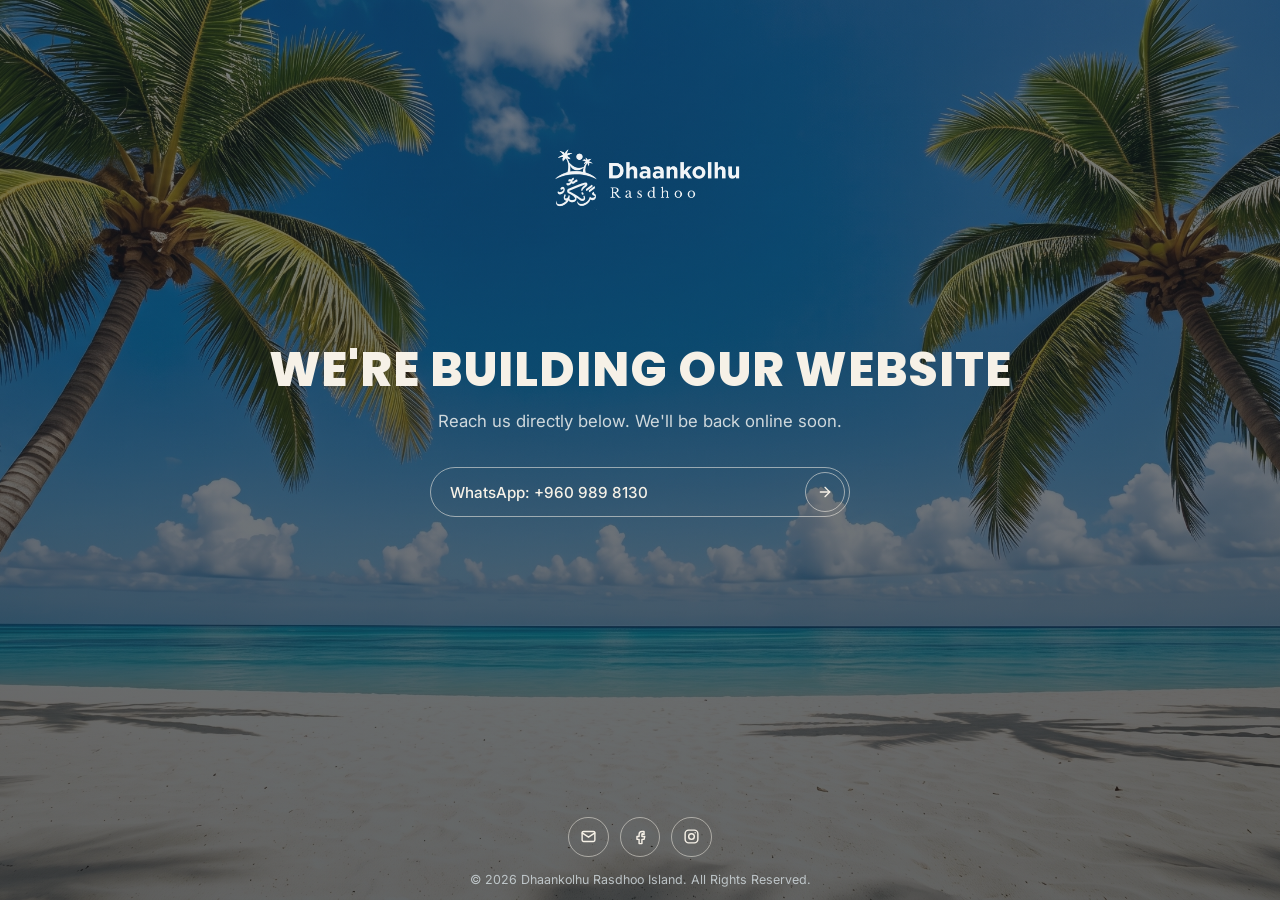
<file: index.html>
<!DOCTYPE html>
<html lang="en">
<head>
<meta charset="UTF-8" />
<meta name="viewport" content="width=device-width, initial-scale=1.0" />
<meta name="robots" content="noindex" />
<title>We'll be right back — Dhaankolhu Rasdhoo Island</title>
<link rel="preconnect" href="https://fonts.googleapis.com" />
<link rel="preconnect" href="https://fonts.gstatic.com" crossorigin />
<link href="https://fonts.googleapis.com/css2?family=Poppins:wght@400;500;700;800&family=Inter:wght@400;500;600&display=swap" rel="stylesheet" />
<style>
  :root {
    --ivory: #f6f1e7;
    --mist: #cfd8dc;
    --brass: #c9a063;
  }
  * { box-sizing: border-box; }
  html, body {
    margin: 0;
    padding: 0;
    height: 100%;
    overflow: hidden;
    font-family: "Inter", sans-serif;
    color: var(--ivory);
  }
  body {
    min-height: 100vh;
    background-image:
      linear-gradient(180deg, rgba(20,30,38,0.55) 0%, rgba(15,23,29,0.65) 100%),
      url("img/home%20web.jpeg");
    background-size: cover;
    background-position: center;
    background-repeat: no-repeat;
    background-attachment: fixed;
  }
  @media (max-width: 768px) {
    body {
      background-image:
        linear-gradient(180deg, rgba(20,30,38,0.55) 0%, rgba(15,23,29,0.68) 100%),
        url("img/home%20mobile.jpeg");
      background-attachment: scroll;
    }
  }

  .wrap {
    height: 100vh;
    height: 100dvh;
    overflow: hidden;
    display: flex;
    flex-direction: column;
    align-items: center;
    text-align: center;
    padding: 1vh 6vw 1.5vh;
  }

  .core {
    flex: 1;
    min-height: 0;
    display: flex;
    flex-direction: column;
    align-items: center;
    justify-content: flex-start;
    padding-top: clamp(1.5vh, 6vh, 8vh);
    width: 100%;
  }

  .mark img {
    height: clamp(140px, 28vh, 600px);
    width: auto;
    margin-bottom: clamp(0.8rem, 2.5vh, 2rem);
    opacity: 0.95;
  }

  h1 {
    font-family: "Poppins", sans-serif;
    font-weight: 800;
    text-transform: uppercase;
    letter-spacing: 0.02em;
    font-size: clamp(1.4rem, 4.2vw, 3rem);
    line-height: 1.15;
    margin: 0 0 clamp(0.5rem, 1.6vh, 1.2rem);
    color: var(--ivory);
  }

  p.lede {
    font-family: "Inter", sans-serif;
    font-weight: 400;
    font-size: clamp(0.8rem, 1.6vw, 1.05rem);
    color: var(--mist);
    margin: 0 0 clamp(1.4rem, 4vh, 3.6rem);
  }

  .cta {
    display: flex;
    align-items: center;
    justify-content: space-between;
    gap: 1rem;
    width: 100%;
    max-width: 420px;
    border: 1px solid rgba(246,241,231,0.55);
    border-radius: 999px;
    padding: 0.25rem 0.25rem 0.25rem 1.2rem;
    text-decoration: none;
    color: var(--ivory);
    margin-bottom: clamp(0.7rem, 2vh, 1.6rem);
    transition: border-color 0.2s ease, background 0.2s ease;
  }
  .cta:hover,
  .cta:focus-visible {
    border-color: var(--brass);
    background: rgba(246,241,231,0.06);
  }
  .cta span.label {
    font-size: clamp(0.78rem, 1.4vw, 0.95rem);
    font-weight: 500;
    text-align: left;
  }
  .cta span.arrow {
    flex-shrink: 0;
    width: clamp(32px, 4.5vh, 40px);
    height: clamp(32px, 4.5vh, 40px);
    border: 1px solid rgba(246,241,231,0.55);
    border-radius: 50%;
    display: flex;
    align-items: center;
    justify-content: center;
  }
  .cta span.arrow svg {
    width: 16px;
    height: 16px;
    stroke: var(--ivory);
  }

  .secondary {
    display: flex;
    gap: 0.7rem;
    justify-content: center;
    margin-top: clamp(0.5rem, 1.6vh, 1rem);
    margin-bottom: clamp(0.5rem, 1.6vh, 1rem);
  }
  .icon-link {
    width: clamp(34px, 4.5vh, 42px);
    height: clamp(34px, 4.5vh, 42px);
    border: 1px solid rgba(246,241,231,0.5);
    border-radius: 50%;
    display: flex;
    align-items: center;
    justify-content: center;
    color: var(--ivory);
    text-decoration: none;
    transition: border-color 0.2s ease, background 0.2s ease;
  }
  .icon-link:hover,
  .icon-link:focus-visible {
    border-color: var(--brass);
    background: rgba(246,241,231,0.06);
  }
  .icon-link svg {
    width: 17px;
    height: 17px;
    stroke: var(--ivory);
    fill: none;
  }
  a:focus-visible {
    outline: 2px solid var(--brass);
    outline-offset: 3px;
  }

  .foot {
    font-size: clamp(0.62rem, 1.3vw, 0.78rem);
    color: var(--mist);
    opacity: 0.85;
    padding-bottom: env(safe-area-inset-bottom, 0);
  }

  @media (max-width: 640px) {
    .cta { max-width: 100%; }
  }
</style>
</head>
<body>
  <div class="wrap">
    <div class="core">
      <div class="mark">
        <img src="img/logo/logo%20white.png" alt="Dhaankolhu Rasdhoo Island" />
      </div>
      <h1>We're building our website</h1>
      <p class="lede">Reach us directly below. We'll be back online soon.</p>

      <a class="cta" href="https://wa.me/9609898130" target="_blank" rel="noopener">
        <span class="label">WhatsApp: +960 989 8130</span>
        <span class="arrow">
          <svg viewBox="0 0 24 24" fill="none" stroke-width="2" stroke-linecap="round" stroke-linejoin="round"><line x1="5" y1="12" x2="19" y2="12"/><polyline points="12 5 19 12 12 19"/></svg>
        </span>
      </a>
    </div>

    <div class="secondary">
      <a class="icon-link" href="mailto:info@dhaankolhu.com" aria-label="Email info@dhaankolhu.com" title="info@dhaankolhu.com">
        <svg viewBox="0 0 24 24" stroke-width="2" stroke-linecap="round" stroke-linejoin="round"><rect x="3" y="5" width="18" height="14" rx="2"/><polyline points="3 7 12 13 21 7"/></svg>
      </a>
      <a class="icon-link" href="https://www.facebook.com/profile.php?id=61565172224877" target="_blank" rel="noopener" aria-label="Facebook" title="Facebook">
        <svg viewBox="0 0 24 24" stroke-width="2" stroke-linecap="round" stroke-linejoin="round"><path d="M14 9h3V5h-3a4 4 0 0 0-4 4v3H7v4h3v6h4v-6h3l1-4h-4V9a1 1 0 0 1 1-1z"/></svg>
      </a>
      <a class="icon-link" href="https://www.instagram.com/dhaankolhu/" target="_blank" rel="noopener" aria-label="Instagram" title="Instagram">
        <svg viewBox="0 0 24 24" stroke-width="2" stroke-linecap="round" stroke-linejoin="round"><rect x="3" y="3" width="18" height="18" rx="5"/><circle cx="12" cy="12" r="4"/><circle cx="17.2" cy="6.8" r="1" fill="currentColor" stroke="none"/></svg>
      </a>
    </div>

    <div class="foot">&copy; 2026 Dhaankolhu Rasdhoo Island. All Rights Reserved.</div>
  </div>
</body>
</html>
</file>
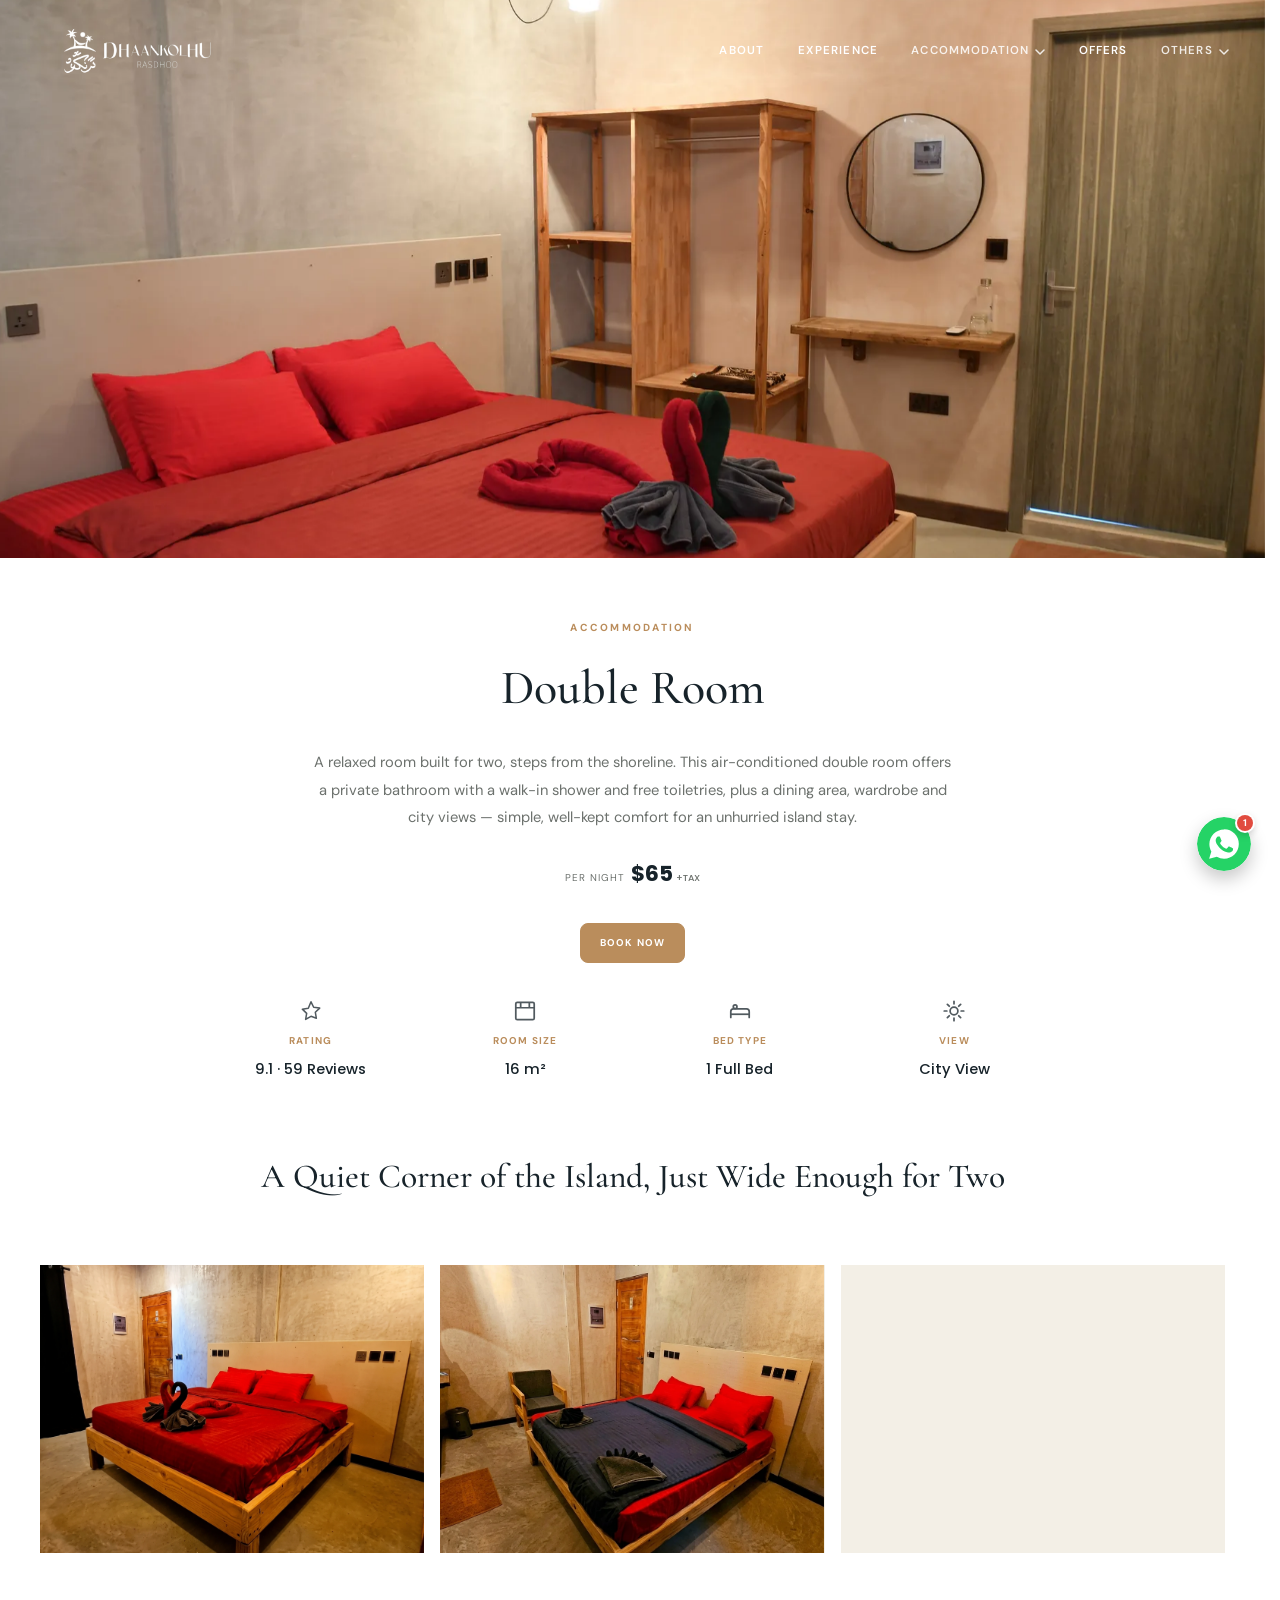
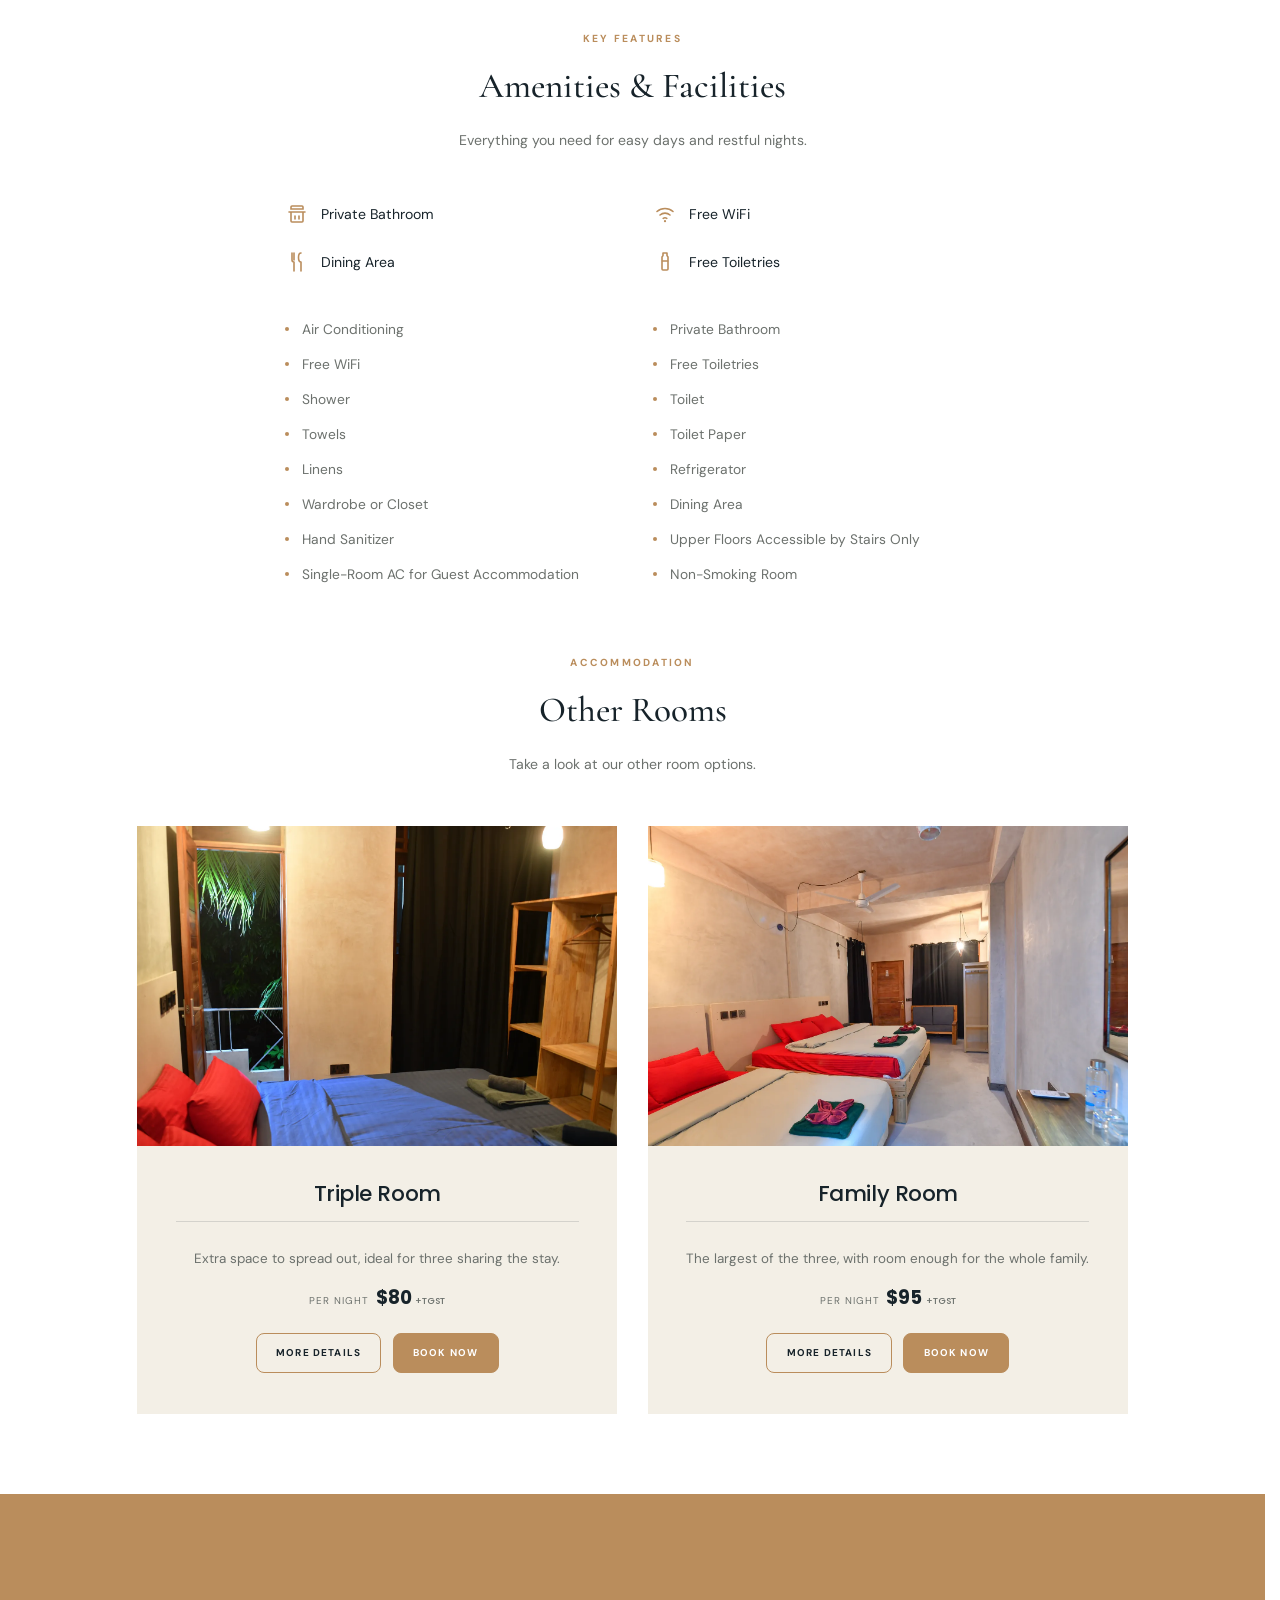
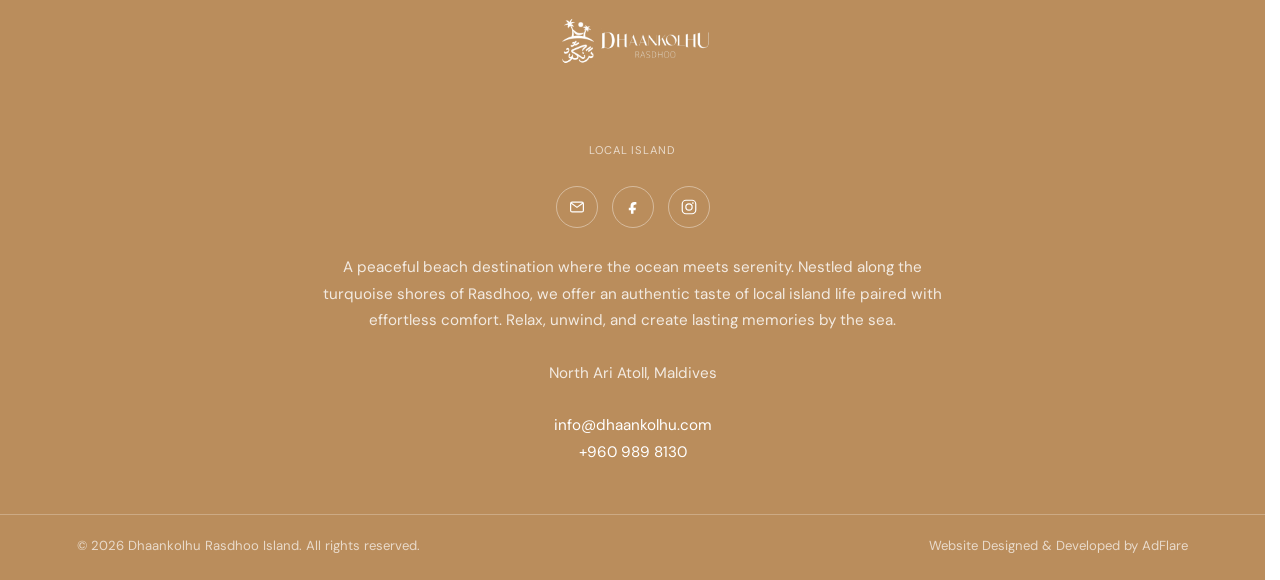
<file: double-room.html>
<!doctype html>
<html lang="en">
<head>
  <meta charset="UTF-8" />
  <script>document.documentElement.classList.add("is-preload");</script>
  <meta name="viewport" content="width=device-width, initial-scale=1.0" />
  <meta name="theme-color" content="#0b6e70" />
  <meta name="description" content="Double Room at Dhaankolhu Rasdhoo Island — a relaxed room built for two, steps from the shoreline." />
  <link rel="icon" type="image/png" href="img/logo/favicon-light-bg.png" />
  <link rel="icon" type="image/png" href="img/logo/favicon-light-bg.png" media="(prefers-color-scheme: light)" />
  <link rel="icon" type="image/png" href="img/logo/favicon-dark-bg.png" media="(prefers-color-scheme: dark)" />
  <link rel="shortcut icon" type="image/png" href="img/logo/favicon-light-bg.png" />
  <link rel="preconnect" href="https://fonts.googleapis.com" />
  <link rel="preconnect" href="https://fonts.gstatic.com" crossorigin />
  <link href="https://fonts.googleapis.com/css2?family=DM+Sans:wght@400;500;600;700&family=Poppins:ital,wght@0,400;0,500;0,600;0,700;1,400;1,500&family=Cormorant+Garamond:ital,wght@0,500;0,600;1,500&display=swap" rel="stylesheet" />
  <link rel="stylesheet" href="style.css" />
  <link rel="stylesheet" href="room-detail.css" />
  <link rel="stylesheet" href="smooth-ux.css" />
  <title>Double Room - Dhaankolhu Rasdhoo</title>
</head>
<body>
  <div class="site-shell">
    <header class="site-header" id="site-header">
      <a class="brand-lockup" href="index.html" aria-label="Dhaankolhu Rasdhoo Island home"><img class="brand-mark" src="img/logo/logo-white.png" alt="Dhaankolhu Rasdhoo Island logo" /></a>
      <div class="header-nav-group">
        <nav class="desktop-nav" aria-label="Primary navigation"><a href="index.html#about">About</a><a href="index.html#experience">Experience</a><div class="nav-dropdown"><a href="family-room.html" class="nav-dropdown-trigger">Accommodation<svg class="nav-dropdown-chevron" viewBox="0 0 10 6" fill="none" xmlns="http://www.w3.org/2000/svg" aria-hidden="true"><path d="M1 1L5 5L9 1" stroke="currentColor" stroke-width="1.5" stroke-linecap="round" stroke-linejoin="round"/></svg></a><div class="nav-dropdown-panel"><a href="double-room.html">Double Room</a><a href="triple-room.html">Triple Room</a><a href="family-room.html">Family Room</a></div></div><a href="offers.html">Offers</a><div class="nav-dropdown"><a href="index.html#highlights" class="nav-dropdown-trigger" data-nav-noop>Others<svg class="nav-dropdown-chevron" viewBox="0 0 10 6" fill="none" xmlns="http://www.w3.org/2000/svg" aria-hidden="true"><path d="M1 1L5 5L9 1" stroke="currentColor" stroke-width="1.5" stroke-linecap="round" stroke-linejoin="round"/></svg></a><div class="nav-dropdown-panel"><a href="index.html#highlights">Highlights</a><a href="index.html#gallery">Gallery</a></div></div></nav>
        <button class="menu-trigger" id="menu-trigger" type="button" aria-label="Open menu" aria-expanded="false"><span class="hamburger-icon"><span class="line line1"></span><span class="line line2"></span><span class="line line3"></span></span></button>
      </div>
    </header>
      <div class="header-contact-bubbles" id="header-contact-bubbles">
        <div class="header-contact-options" id="header-contact-options">
          <div class="chat-widget-panel" id="header-chat-widget-panel" role="dialog" aria-modal="false" aria-label="Chat with Dhaankolhu Rasdhoo" aria-hidden="true">
            <div class="chat-widget-header">
              <span class="chat-widget-avatar"><img loading="lazy" decoding="async" src="img/logo/favicon-light-bg.png" alt="" /></span>
              <span class="chat-widget-headtext">
                <strong>Dhaankolhu Rasdhoo</strong>
                <em>online</em>
              </span>
            </div>
            <div class="chat-widget-body">
              <div class="chat-widget-message">
                <span class="chat-widget-message-avatar"><img loading="lazy" decoding="async" src="img/logo/favicon-light-bg.png" alt="" /></span>
                <div class="chat-widget-bubble">Welcome to Dhaankolhu Rasdhoo! How can we help you?</div>
              </div>
            </div>
            <form class="chat-widget-inputrow" id="header-chat-widget-form">
              <input type="text" id="header-chat-widget-input" class="chat-widget-input" placeholder="Type here..." autocomplete="off" aria-label="Type your message" />
              <button type="submit" class="chat-widget-send" aria-label="Send on WhatsApp">
                <svg viewBox="0 0 24 24" width="18" height="18" fill="none" stroke="currentColor" stroke-width="2.2" stroke-linecap="round" stroke-linejoin="round"><line x1="5" y1="12" x2="19" y2="12"/><polyline points="12 5 19 12 12 19"/></svg>
              </button>
            </form>
            <a class="chat-widget-telegram-link" href="https://t.me/+9609898130" target="_blank" rel="noopener">
              <span class="chat-widget-telegram-icon"><img loading="lazy" decoding="async" src="img/telegram.webp" alt="" /></span>
              Chat on Telegram instead
            </a>
          </div>
        </div>
        <button class="header-contact-trigger" id="header-contact-trigger" type="button" aria-expanded="false" aria-controls="header-contact-options" aria-label="Contact us">
          <span class="header-contact-trigger-icon header-contact-trigger-icon-open" aria-hidden="true">
            <svg viewBox="0 0 24 24" width="100%" height="100%" style="display:block;"><circle cx="12" cy="12" r="12" fill="#25d366"/><path fill="#fff" d="M12.04 5.5c-3.61 0-6.54 2.93-6.54 6.54 0 1.15.3 2.28.87 3.27L5.4 18.6l3.42-.9a6.53 6.53 0 0 0 3.22.85h.003c3.61 0 6.545-2.93 6.545-6.54 0-1.75-.68-3.39-1.918-4.628A6.506 6.506 0 0 0 12.04 5.5zm3.837 9.354c-.16.45-.93.86-1.28.912-.328.05-.74.07-1.194-.075-.275-.088-.629-.205-1.083-.401-1.906-.823-3.15-2.74-3.244-2.867-.094-.127-.774-1.03-.774-1.966 0-.936.492-1.396.666-1.587.175-.19.381-.238.508-.238l.365.007c.118.005.276-.044.431.328.16.383.541 1.323.589 1.42.048.095.08.207.016.334-.064.127-.096.207-.19.317-.096.111-.201.248-.287.334-.096.096-.195.2-.084.39.111.19.494.817 1.062 1.324.729.65 1.344.852 1.535.949.19.096.301.08.412-.048.111-.127.476-.556.603-.746.127-.19.254-.16.428-.096.175.064 1.109.523 1.298.618.19.096.317.144.363.223.048.08.048.462-.112.911z"/></svg>
          </span>
          <span class="header-contact-trigger-icon header-contact-trigger-icon-close" aria-hidden="true">
            <svg viewBox="0 0 24 24" width="18" height="18" fill="none" stroke="currentColor" stroke-width="2.2" stroke-linecap="round" stroke-linejoin="round"><line x1="18" y1="6" x2="6" y2="18"/><line x1="6" y1="6" x2="18" y2="18"/></svg>
          </span>
        </button>
        <span class="header-contact-trigger-badge" aria-hidden="true">1</span>
      </div>


    <div class="mobile-menu" id="mobile-menu" aria-hidden="true">
      <div class="mobile-menu-inner">
        <span class="eyebrow">The local island edit</span>
        <nav aria-label="Mobile navigation">
          <a href="index.html#about"><span>01</span>About</a>
          <a href="index.html#experience"><span>02</span>Experience</a>
          <a href="family-room.html"><span>03</span>Accommodation</a>
          <a href="offers.html"><span>04</span>Offers</a>
          <a href="index.html#highlights"><span>05</span>Highlights</a>
          <a href="index.html#gallery"><span>06</span>Gallery</a>
        </nav>
        <div class="mobile-menu-divider"></div>
        <a class="mobile-book-now" href="book-now.html">Book now</a>
      </div>
    </div>

    <main>
      <div class="room-hero">
        <img loading="eager" decoding="async" src="img/room/double.webp" alt="Double Room at Dhaankolhu Rasdhoo" />
      </div>

      <div class="room-intro">
        <span class="eyebrow reveal">Accommodation</span>
        <h1 class="reveal">Double Room</h1>
        <p class="reveal">A relaxed room built for two, steps from the shoreline. This air-conditioned double room offers a private bathroom with a walk-in shower and free toiletries, plus a dining area, wardrobe and city views — simple, well-kept comfort for an unhurried island stay.</p>
        <div class="offer-card-price room-intro-price reveal"><span>Per night</span><strong>$65<small>+tax</small></strong></div>
        <a class="offer-btn offer-btn-solid" href="book-now.html">Book Now</a>
      </div>

      <div class="room-meta-row">
        <a class="room-meta-item room-meta-item-link" href="https://www.booking.com/hotel/mv/dhaankolhu-rasdhoo.html#tab-main" target="_blank" rel="noopener">
          <svg viewBox="0 0 24 24" fill="none" xmlns="http://www.w3.org/2000/svg"><path d="M12 3.5l2.47 5.01 5.53.8-4 3.9.94 5.5L12 16.9l-4.94 2.8.94-5.5-4-3.9 5.53-.8L12 3.5Z" stroke="currentColor" stroke-width="1.4" stroke-linejoin="round"/></svg>
          <span>Rating</span>
          <strong>9.1 · 59 Reviews</strong>
        </a>
        <div class="room-meta-item">
          <svg viewBox="0 0 24 24" fill="none" xmlns="http://www.w3.org/2000/svg"><rect x="3.5" y="4" width="17" height="16" rx="1.4" stroke="currentColor" stroke-width="1.6"/><path d="M3.5 9h17M8 4v5M16 4v5" stroke="currentColor" stroke-width="1.6"/></svg>
          <span>Room Size</span>
          <strong>16 m²</strong>
        </div>
        <div class="room-meta-item">
          <svg viewBox="0 0 24 24" fill="none" xmlns="http://www.w3.org/2000/svg"><path d="M3.5 18v-5.5C3.5 11.12 4.62 10 6 10h12c1.38 0 2.5 1.12 2.5 2.5V18" stroke="currentColor" stroke-width="1.6" stroke-linecap="round"/><path d="M3.5 15h17" stroke="currentColor" stroke-width="1.6"/><circle cx="7.5" cy="8" r="1.7" stroke="currentColor" stroke-width="1.6"/></svg>
          <span>Bed Type</span>
          <strong>1 Full Bed</strong>
        </div>
        <div class="room-meta-item">
          <svg viewBox="0 0 24 24" fill="none" xmlns="http://www.w3.org/2000/svg"><circle cx="12" cy="12" r="3.6" stroke="currentColor" stroke-width="1.6"/><path d="M12 3v2.4M12 18.6V21M21 12h-2.4M5.4 12H3M18.1 5.9l-1.7 1.7M7.6 16.4l-1.7 1.7M18.1 18.1l-1.7-1.7M7.6 7.6L5.9 5.9" stroke="currentColor" stroke-width="1.6" stroke-linecap="round"/></svg>
          <span>View</span>
          <strong>City View</strong>
        </div>
      </div>

      <p class="room-tagline reveal">A Quiet Corner of the Island, Just Wide Enough for Two</p>

      <div class="room-gallery">
        <div class="room-gallery-frame"><img loading="lazy" decoding="async" data-photos="img/room/double1.webp|img/room/double2.webp|img/room/double3.webp" src="img/room/double1.webp" alt="Double Room detail" /></div>
        <div class="room-gallery-frame"><img loading="lazy" decoding="async" data-photos="img/room/double1.webp|img/room/double2.webp|img/room/double3.webp" src="img/room/double2.webp" alt="Double Room" /></div>
        <div class="room-gallery-frame"><img loading="lazy" decoding="async" data-photos="img/room/double1.webp|img/room/double2.webp|img/room/double3.webp" src="img/room/double3.webp" alt="Double Room detail" /></div>
      </div>

      <div class="room-features-heading">
        <span class="eyebrow reveal">Key Features</span>
        <h2 class="reveal">Amenities &amp; Facilities</h2>
        <p class="reveal">Everything you need for easy days and restful nights.</p>
      </div>

      <div class="room-amenities-icons">
        <div class="room-amenity-icon"><svg viewBox="0 0 24 24" fill="none" xmlns="http://www.w3.org/2000/svg"><path d="M7 4h10a1 1 0 0 1 1 1v2H6V5a1 1 0 0 1 1-1Z" stroke="currentColor" stroke-width="1.6"/><path d="M4 10h16M6 10v9a1 1 0 0 0 1 1h10a1 1 0 0 0 1-1v-9" stroke="currentColor" stroke-width="1.6" stroke-linecap="round"/><path d="M10 14v3M14 14v3" stroke="currentColor" stroke-width="1.6" stroke-linecap="round"/></svg><span>Private Bathroom</span></div>
        <div class="room-amenity-icon"><svg viewBox="0 0 24 24" fill="none" xmlns="http://www.w3.org/2000/svg"><path d="M4 9.5a12 12 0 0 1 16 0M7 13a7.6 7.6 0 0 1 10 0M10.2 16.4a3.2 3.2 0 0 1 3.6 0" stroke="currentColor" stroke-width="1.6" stroke-linecap="round"/><circle cx="12" cy="19.2" r="1.1" fill="currentColor"/></svg><span>Free WiFi</span></div>
        <div class="room-amenity-icon"><svg viewBox="0 0 24 24" fill="none" xmlns="http://www.w3.org/2000/svg"><path d="M7 3v7a2 2 0 0 0 2 2v9M7 3v7M9 3v7" stroke="currentColor" stroke-width="1.6" stroke-linecap="round" stroke-linejoin="round"/><path d="M16 3c-1.5 0-2.5 1.8-2.5 4.5S14.5 12 16 12v9" stroke="currentColor" stroke-width="1.6" stroke-linecap="round" stroke-linejoin="round"/></svg><span>Dining Area</span></div>
        <div class="room-amenity-icon"><svg viewBox="0 0 24 24" fill="none" xmlns="http://www.w3.org/2000/svg"><path d="M10 3h4v2.6l1 1.4v12a1 1 0 0 1-1 1h-4a1 1 0 0 1-1-1V7l1-1.4V3Z" stroke="currentColor" stroke-width="1.6" stroke-linejoin="round"/><path d="M9.5 11h5" stroke="currentColor" stroke-width="1.6" stroke-linecap="round"/></svg><span>Free Toiletries</span></div>
      </div>

      <ul class="room-amenities-list">
        <li>Air Conditioning</li>
        <li>Private Bathroom</li>
        <li>Free WiFi</li>
        <li>Free Toiletries</li>
        <li>Shower</li>
        <li>Toilet</li>
        <li>Towels</li>
        <li>Toilet Paper</li>
        <li>Linens</li>
        <li>Refrigerator</li>
        <li>Wardrobe or Closet</li>
        <li>Dining Area</li>
        <li>Hand Sanitizer</li>
        <li>Upper Floors Accessible by Stairs Only</li>
        <li>Single-Room AC for Guest Accommodation</li>
        <li>Non-Smoking Room</li>
      </ul>

      <div class="room-features-heading">
        <span class="eyebrow reveal">Accommodation</span>
        <h2 class="reveal">Other Rooms</h2>
        <p class="reveal">Take a look at our other room options.</p>
      </div>

      <div class="room-offers-grid">
        <article class="offer-card reveal">
          <div class="offer-card-media"><img loading="lazy" decoding="async" src="img/room/triple.webp" alt="Triple Room" /></div>
          <div class="offer-card-body">
            <h3>Triple Room</h3>
            <p>Extra space to spread out, ideal for three sharing the stay.</p>
            <div class="offer-card-price"><span>Per night</span><strong>$80<small>+TGST</small></strong></div>
            <div class="offer-card-actions">
              <a class="offer-btn offer-btn-outline" href="triple-room.html">More Details</a>
              <a class="offer-btn offer-btn-solid" href="book-now.html">Book Now</a>
            </div>
          </div>
        </article>
        <article class="offer-card reveal">
          <div class="offer-card-media"><img loading="lazy" decoding="async" src="img/room/family%20room.webp" alt="Family Room" /></div>
          <div class="offer-card-body">
            <h3>Family Room</h3>
            <p>The largest of the three, with room enough for the whole family.</p>
            <div class="offer-card-price"><span>Per night</span><strong>$95<small>+TGST</small></strong></div>
            <div class="offer-card-actions">
              <a class="offer-btn offer-btn-outline" href="family-room.html">More Details</a>
              <a class="offer-btn offer-btn-solid" href="book-now.html">Book Now</a>
            </div>
          </div>
        </article>
      </div>
    </main>

    <footer id="contact" class="site-footer-v2">
      <div class="footer-v2-center reveal">
        <div class="footer-v2-brand-row">
          <img loading="lazy" decoding="async" class="footer-mark" src="img/logo/logo-white.png" alt="Dhaankolhu Rasdhoo Island logo" />
        </div>
        <span class="footer-v2-tag">Local Island</span>
        <div class="footer-v2-socials">
          <a class="footer-v2-social-btn" href="mailto:info@dhaankolhu.com" aria-label="Email"><svg viewBox="0 0 24 24" fill="none" xmlns="http://www.w3.org/2000/svg"><rect x="3.5" y="5.5" width="17" height="13" rx="2" stroke="currentColor" stroke-width="1.6"/><path d="M4.5 7L12 12.5L19.5 7" stroke="currentColor" stroke-width="1.6" stroke-linecap="round" stroke-linejoin="round"/></svg></a>
          <a class="footer-v2-social-btn" href="#" target="_blank" rel="noopener noreferrer" aria-label="Facebook"><svg viewBox="0 0 24 24" fill="none" xmlns="http://www.w3.org/2000/svg"><path d="M14.5 8.5h2V5.6c-.35-.05-1.53-.15-2.9-.15-2.87 0-4.84 1.75-4.84 4.97v2.63H6.4v3.3h2.86V21h3.4v-4.65h2.75l.44-3.3h-3.19V10.8c0-.96.27-1.6 1.64-1.6Z" fill="currentColor"/></svg></a>
          <a class="footer-v2-social-btn" href="https://www.instagram.com/dhaankolhu/" target="_blank" rel="noopener noreferrer" aria-label="Instagram"><svg viewBox="0 0 24 24" fill="none" xmlns="http://www.w3.org/2000/svg"><rect x="3" y="3" width="18" height="18" rx="5" stroke="currentColor" stroke-width="1.6"/><circle cx="12" cy="12" r="4.2" stroke="currentColor" stroke-width="1.6"/><circle cx="17.2" cy="6.8" r="1.1" fill="currentColor"/></svg></a>
        </div>
        <p class="footer-v2-desc">A peaceful beach destination where the ocean meets serenity. Nestled along the turquoise shores of Rasdhoo, we offer an authentic taste of local island life paired with effortless comfort. Relax, unwind, and create lasting memories by the sea.</p>
        <p class="footer-v2-address">North Ari Atoll, Maldives</p>
        <p class="footer-v2-contact">
          <a href="mailto:info@dhaankolhu.com">info@dhaankolhu.com</a><br />
          <a href="tel:+9609898130">+960 989 8130</a>
        </p>
      </div>
      <div class="footer-v2-bottom">
        <span>© 2026 Dhaankolhu Rasdhoo Island. All rights reserved.</span>
        <div class="footer-v2-legal"><span>Website Designed &amp; Developed by <a href="https://www.ad-flare.org/" target="_blank" rel="noopener noreferrer">AdFlare</a></span></div>
      </div>
    </footer>
  </div>

  <script src="room-detail.js"></script>
  <script src="smooth-ux.js" defer></script>
</body>
</html>
</file>
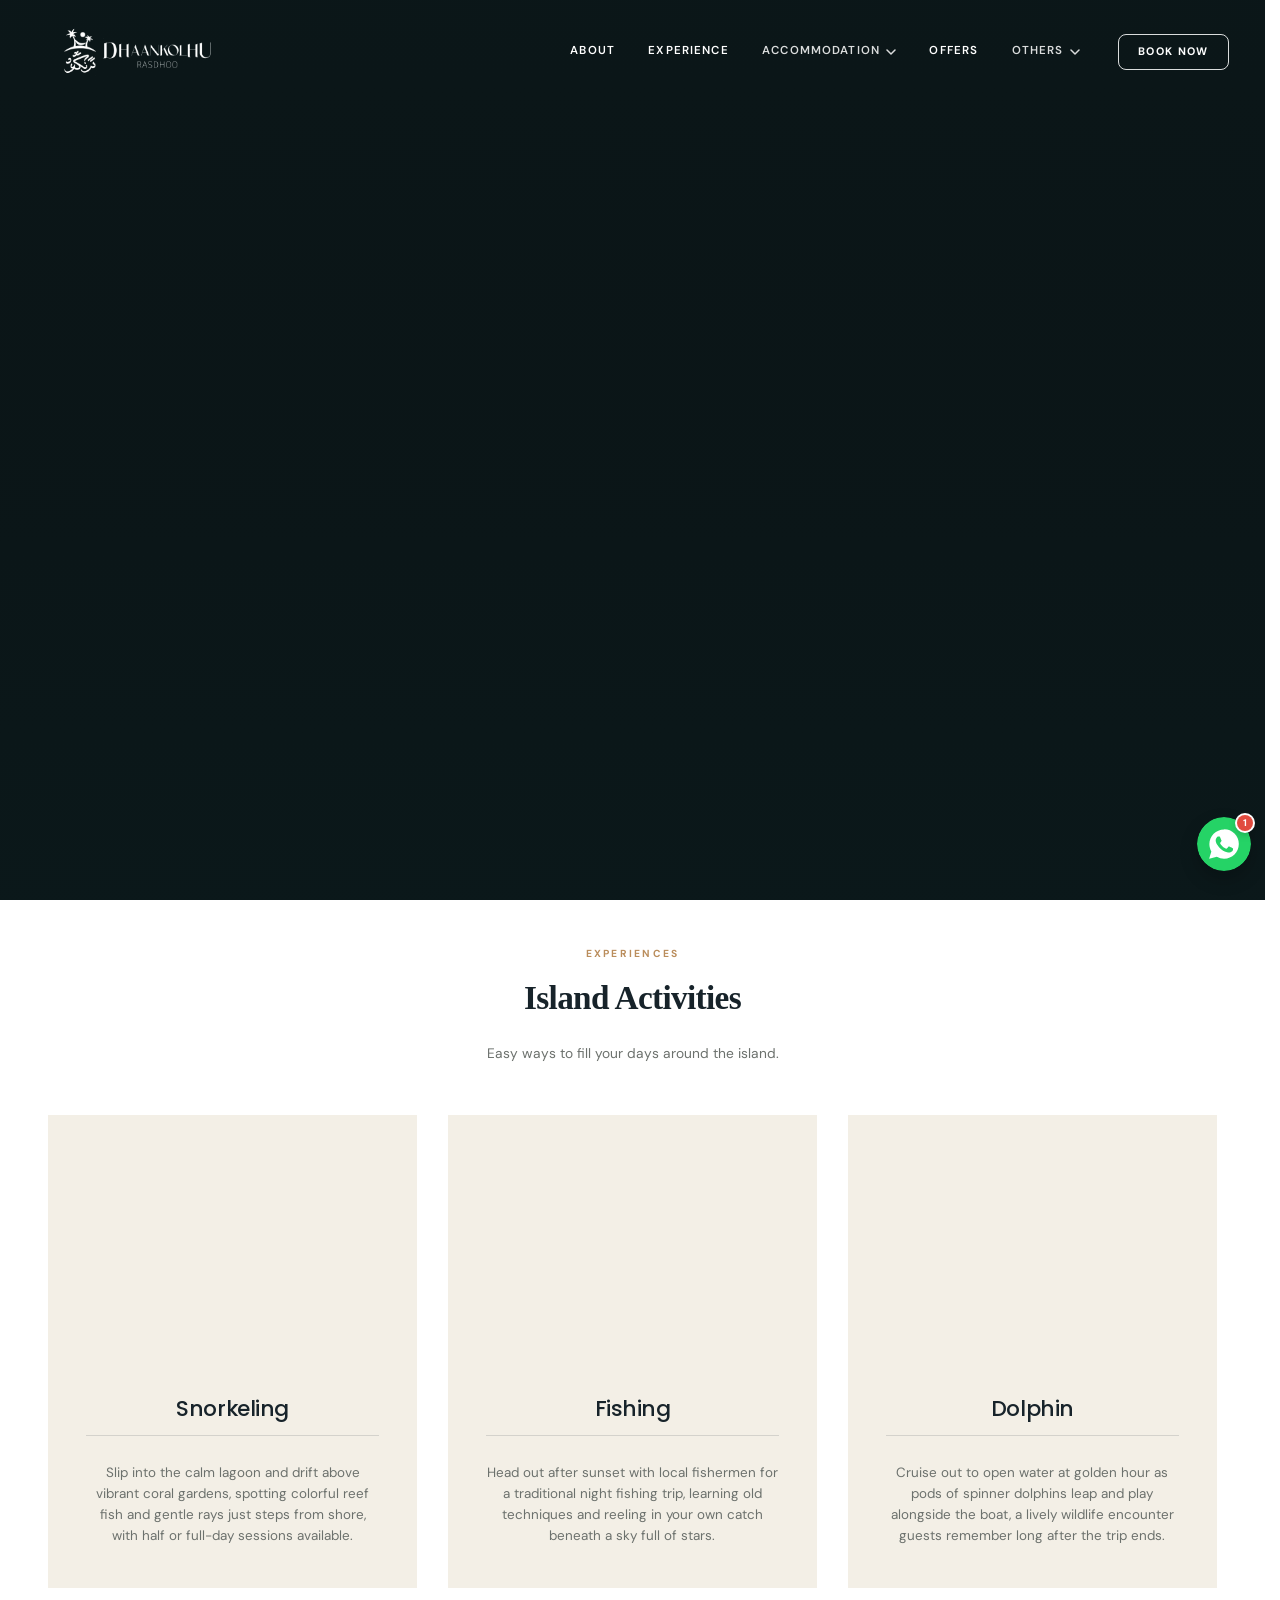
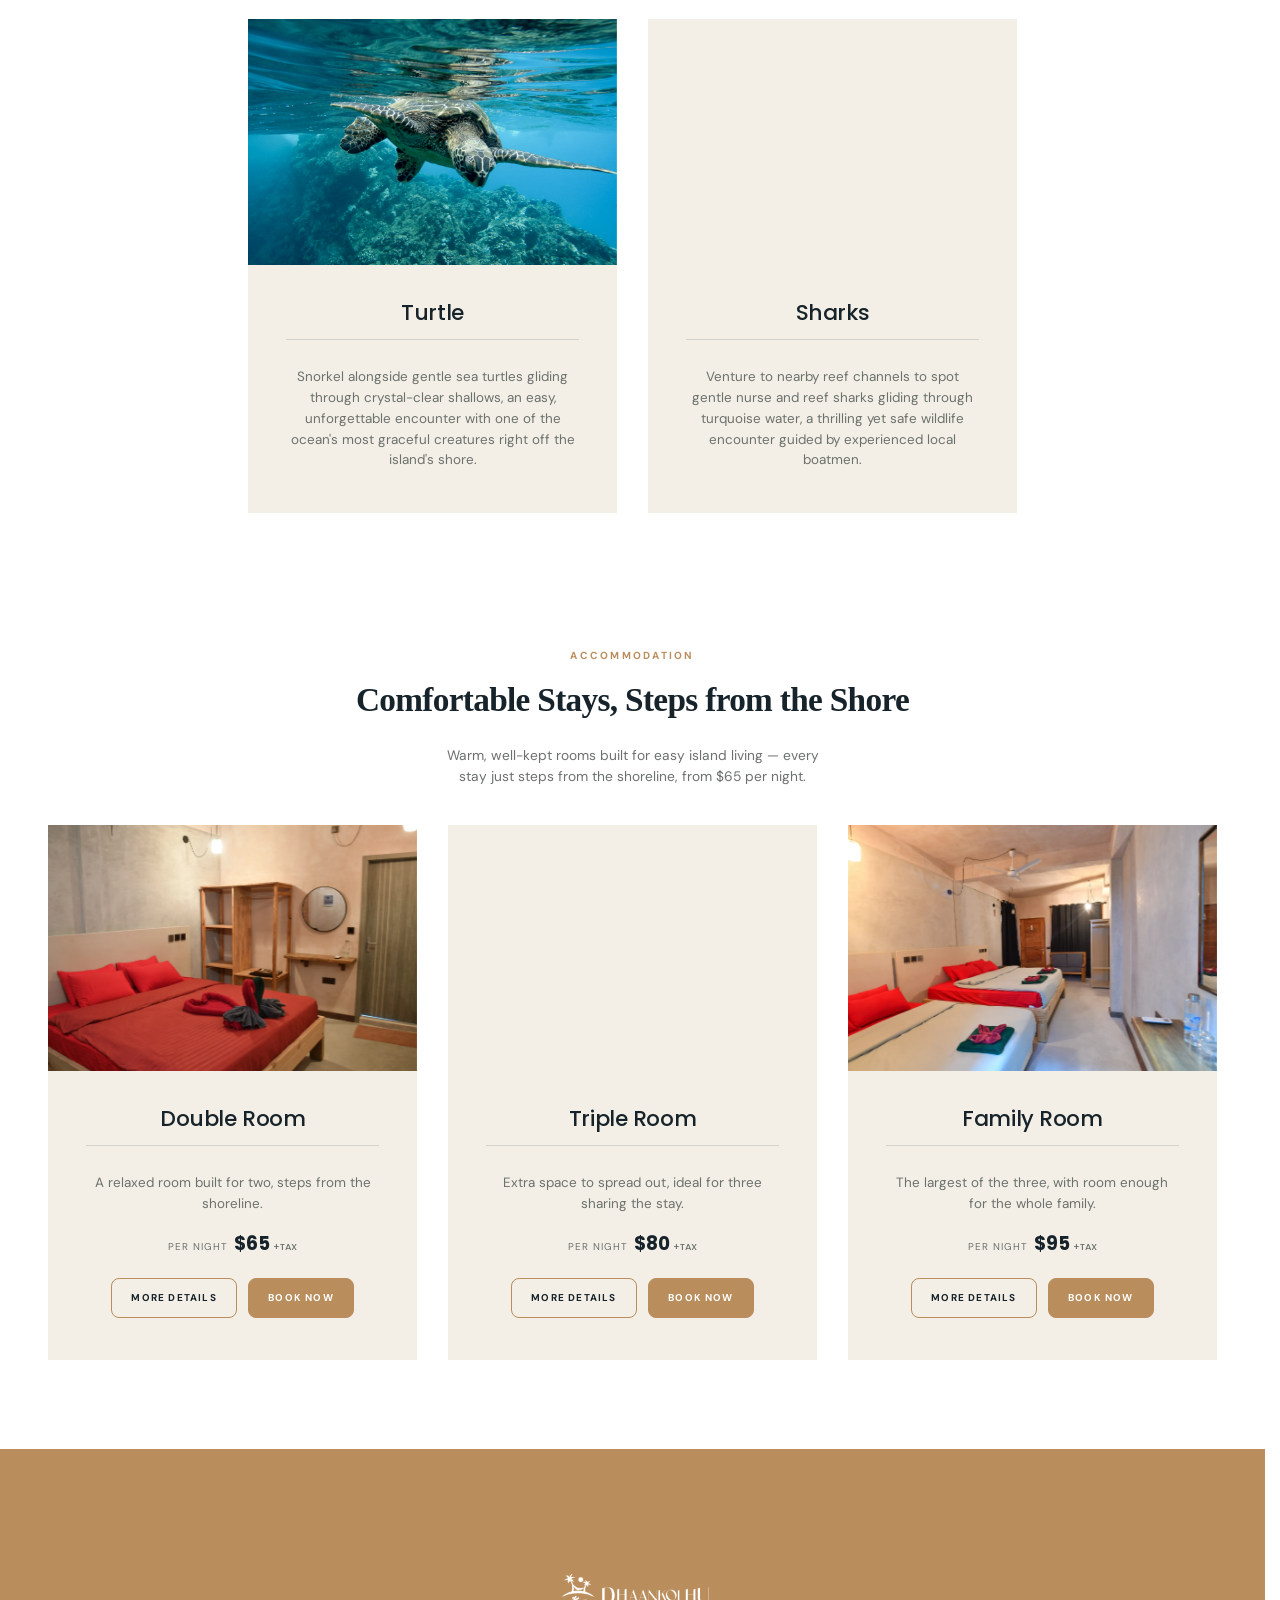
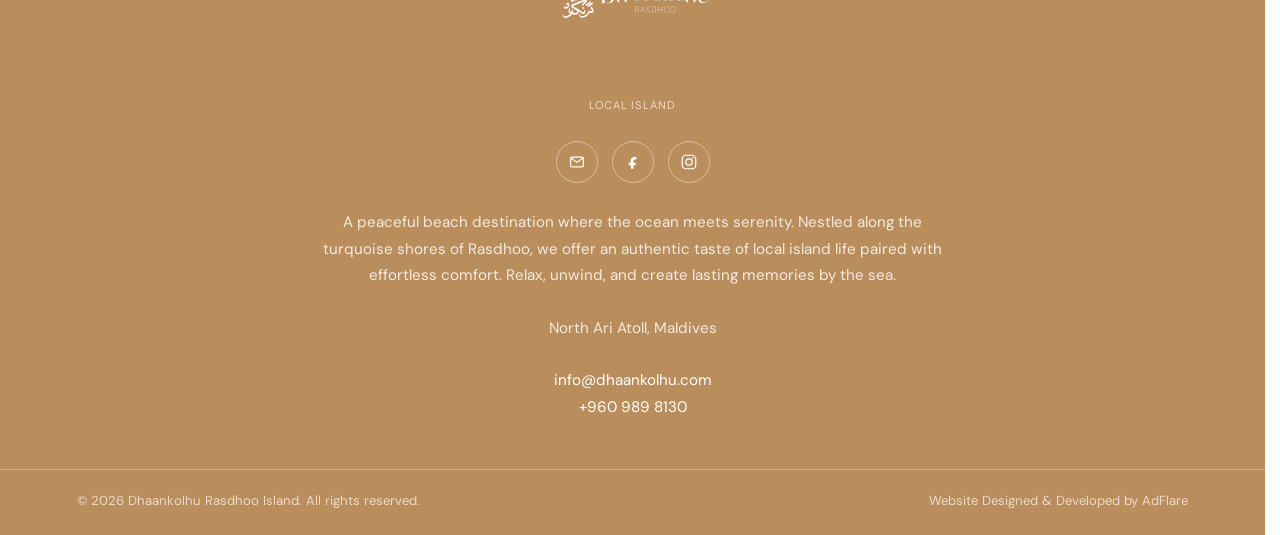
<file: explore-rasdhoo.html>
<!doctype html>
<html lang="en">
<head>
  <meta charset="UTF-8" />
  <script>document.documentElement.classList.add("is-preload");</script>
  <meta name="viewport" content="width=device-width, initial-scale=1.0" />
  <meta name="theme-color" content="#0b6e70" />
  <meta name="description" content="Discover Dhaankolhu Rasdhoo Island — take a closer look at island life in motion." />
  <link rel="icon" type="image/png" href="img/logo/favicon-light-bg.png" />
  <link rel="icon" type="image/png" href="img/logo/favicon-light-bg.png" media="(prefers-color-scheme: light)" />
  <link rel="icon" type="image/png" href="img/logo/favicon-dark-bg.png" media="(prefers-color-scheme: dark)" />
  <link rel="shortcut icon" type="image/png" href="img/logo/favicon-light-bg.png" />
  <link rel="preconnect" href="https://fonts.googleapis.com" />
  <link rel="preconnect" href="https://fonts.gstatic.com" crossorigin />
  <link href="https://fonts.googleapis.com/css2?family=DM+Sans:wght@400;500;600;700&family=Poppins:ital,wght@0,400;0,500;0,600;0,700;1,400;1,500&family=Cormorant+Garamond:ital,wght@0,500;0,600;1,500&display=swap" rel="stylesheet" />
  <link rel="stylesheet" href="style.css" />
  <link rel="stylesheet" href="room-detail.css" />
  <link rel="stylesheet" href="explore-rasdhoo.css" />
  <link rel="stylesheet" href="smooth-ux.css" />
  <title>Discover the Island - Dhaankolhu Rasdhoo</title>
</head>
<body>
  <div class="site-shell">
    <header class="site-header" id="site-header">
      <a class="brand-lockup" href="index.html" aria-label="Dhaankolhu Rasdhoo Island home"><img class="brand-mark" src="img/logo/logo-white.png" alt="Dhaankolhu Rasdhoo Island logo" /></a>
      <div class="header-nav-group">
        <nav class="desktop-nav" aria-label="Primary navigation"><a href="index.html#about">About</a><a href="index.html#experience">Experience</a><div class="nav-dropdown"><a href="family-room.html" class="nav-dropdown-trigger">Accommodation<svg class="nav-dropdown-chevron" viewBox="0 0 10 6" fill="none" xmlns="http://www.w3.org/2000/svg" aria-hidden="true"><path d="M1 1L5 5L9 1" stroke="currentColor" stroke-width="1.5" stroke-linecap="round" stroke-linejoin="round"/></svg></a><div class="nav-dropdown-panel"><a href="double-room.html">Double Room</a><a href="triple-room.html">Triple Room</a><a href="family-room.html">Family Room</a></div></div><a href="explore-rasdhoo.html">Offers</a><div class="nav-dropdown"><a href="index.html#highlights" class="nav-dropdown-trigger" data-nav-noop>Others<svg class="nav-dropdown-chevron" viewBox="0 0 10 6" fill="none" xmlns="http://www.w3.org/2000/svg" aria-hidden="true"><path d="M1 1L5 5L9 1" stroke="currentColor" stroke-width="1.5" stroke-linecap="round" stroke-linejoin="round"/></svg></a><div class="nav-dropdown-panel"><a href="index.html#highlights">Highlights</a><a href="index.html#gallery">Gallery</a></div></div></nav>
        <a class="header-cta" href="book-now.html">Book now</a>
        <button class="menu-trigger" id="menu-trigger" type="button" aria-label="Open menu" aria-expanded="false"><span class="hamburger-icon"><span class="line line1"></span><span class="line line2"></span><span class="line line3"></span></span></button>
      </div>
    </header>
      <div class="header-contact-bubbles" id="header-contact-bubbles">
        <div class="header-contact-options" id="header-contact-options">
          <div class="chat-widget-panel" id="header-chat-widget-panel" role="dialog" aria-modal="false" aria-label="Chat with Dhaankolhu Rasdhoo" aria-hidden="true">
            <div class="chat-widget-header">
              <span class="chat-widget-avatar"><img loading="lazy" decoding="async" src="img/logo/favicon-light-bg.png" alt="" /></span>
              <span class="chat-widget-headtext">
                <strong>Dhaankolhu Rasdhoo</strong>
                <em>online</em>
              </span>
            </div>
            <div class="chat-widget-body">
              <div class="chat-widget-message">
                <span class="chat-widget-message-avatar"><img loading="lazy" decoding="async" src="img/logo/favicon-light-bg.png" alt="" /></span>
                <div class="chat-widget-bubble">Welcome to Dhaankolhu Rasdhoo! How can we help you?</div>
              </div>
            </div>
            <form class="chat-widget-inputrow" id="header-chat-widget-form">
              <input type="text" id="header-chat-widget-input" class="chat-widget-input" placeholder="Type here..." autocomplete="off" aria-label="Type your message" />
              <button type="submit" class="chat-widget-send" aria-label="Send on WhatsApp">
                <svg viewBox="0 0 24 24" width="18" height="18" fill="none" stroke="currentColor" stroke-width="2.2" stroke-linecap="round" stroke-linejoin="round"><line x1="5" y1="12" x2="19" y2="12"/><polyline points="12 5 19 12 12 19"/></svg>
              </button>
            </form>
            <a class="chat-widget-telegram-link" href="https://t.me/+9609898130" target="_blank" rel="noopener">
              <span class="chat-widget-telegram-icon"><img loading="lazy" decoding="async" src="img/telegram.webp" alt="" /></span>
              Chat on Telegram instead
            </a>
          </div>
        </div>
        <button class="header-contact-trigger" id="header-contact-trigger" type="button" aria-expanded="false" aria-controls="header-contact-options" aria-label="Contact us">
          <span class="header-contact-trigger-icon header-contact-trigger-icon-open" aria-hidden="true">
            <svg viewBox="0 0 24 24" width="100%" height="100%" style="display:block;"><circle cx="12" cy="12" r="12" fill="#25d366"/><path fill="#fff" d="M12.04 5.5c-3.61 0-6.54 2.93-6.54 6.54 0 1.15.3 2.28.87 3.27L5.4 18.6l3.42-.9a6.53 6.53 0 0 0 3.22.85h.003c3.61 0 6.545-2.93 6.545-6.54 0-1.75-.68-3.39-1.918-4.628A6.506 6.506 0 0 0 12.04 5.5zm3.837 9.354c-.16.45-.93.86-1.28.912-.328.05-.74.07-1.194-.075-.275-.088-.629-.205-1.083-.401-1.906-.823-3.15-2.74-3.244-2.867-.094-.127-.774-1.03-.774-1.966 0-.936.492-1.396.666-1.587.175-.19.381-.238.508-.238l.365.007c.118.005.276-.044.431.328.16.383.541 1.323.589 1.42.048.095.08.207.016.334-.064.127-.096.207-.19.317-.096.111-.201.248-.287.334-.096.096-.195.2-.084.39.111.19.494.817 1.062 1.324.729.65 1.344.852 1.535.949.19.096.301.08.412-.048.111-.127.476-.556.603-.746.127-.19.254-.16.428-.096.175.064 1.109.523 1.298.618.19.096.317.144.363.223.048.08.048.462-.112.911z"/></svg>
          </span>
          <span class="header-contact-trigger-icon header-contact-trigger-icon-close" aria-hidden="true">
            <svg viewBox="0 0 24 24" width="18" height="18" fill="none" stroke="currentColor" stroke-width="2.2" stroke-linecap="round" stroke-linejoin="round"><line x1="18" y1="6" x2="6" y2="18"/><line x1="6" y1="6" x2="18" y2="18"/></svg>
          </span>
        </button>
        <span class="header-contact-trigger-badge" aria-hidden="true">1</span>
      </div>


    <div class="mobile-menu" id="mobile-menu" aria-hidden="true">
      <div class="mobile-menu-inner">
        <span class="eyebrow">The local island edit</span>
        <nav aria-label="Mobile navigation">
          <a href="index.html#about"><span>01</span>About</a>
          <a href="index.html#experience"><span>02</span>Experience</a>
          <a href="family-room.html"><span>03</span>Accommodation</a>
          <a href="explore-rasdhoo.html"><span>04</span>Offers</a>
          <a href="index.html#highlights"><span>05</span>Highlights</a>
          <a href="index.html#gallery"><span>06</span>Gallery</a>
        </nav>
        <div class="mobile-menu-divider"></div>
        <a class="mobile-book-now" href="book-now.html">Book now</a>
      </div>
    </div>

    <main>
      <!-- Full-page island video (was a placeholder turtle clip before —
           now using the same real lagoon footage as the homepage hero).
           No poster: a plain dark background shows while it loads, faded
           in via JS once ready, so there's no flash of a mismatched photo. -->
      <div class="discover-video-hero">
        <video class="discover-video" id="discover-video" src="img/discover-turtle.mp4" autoplay muted loop playsinline preload="auto"></video>
        <div class="discover-video-scrim"></div>
      </div>

      <section id="discover-activities" class="excursions-section other-offers-section section-shell">
        <div class="section-heading-row other-offers-heading-row">
          <span class="eyebrow reveal">Experiences</span>
          <h2 class="display-heading reveal">Island Activities</h2>
          <p class="section-lede reveal">Easy ways to fill your days around the island.</p>
        </div>
        <div class="discover-flat-grid">
          <article class="offer-card reveal">
            <div class="offer-card-media"><img loading="lazy" decoding="async" src="img/experience/snorkeling.webp" alt="Snorkeling half or full day" /></div>
            <div class="offer-card-body">
              <h3>Snorkeling</h3>
              <p>Slip into the calm lagoon and drift above vibrant coral gardens, spotting colorful reef fish and gentle rays just steps from shore, with half or full-day sessions available.</p>
            </div>
          </article>
          <article class="offer-card reveal">
            <div class="offer-card-media"><img loading="lazy" decoding="async" src="img/experience/fishing.webp" alt="Night fishing" /></div>
            <div class="offer-card-body">
              <h3>Fishing</h3>
              <p>Head out after sunset with local fishermen for a traditional night fishing trip, learning old techniques and reeling in your own catch beneath a sky full of stars.</p>
            </div>
          </article>
          <article class="offer-card reveal">
            <div class="offer-card-media"><img loading="lazy" decoding="async" src="img/experience/dolpin.webp" alt="Dolphin watching" /></div>
            <div class="offer-card-body">
              <h3>Dolphin</h3>
              <p>Cruise out to open water at golden hour as pods of spinner dolphins leap and play alongside the boat, a lively wildlife encounter guests remember long after the trip ends.</p>
            </div>
          </article>
          <article class="offer-card reveal">
            <div class="offer-card-media"><img loading="lazy" decoding="async" src="img/experience/turtle.webp" alt="Sea turtle" /></div>
            <div class="offer-card-body">
              <h3>Turtle</h3>
              <p>Snorkel alongside gentle sea turtles gliding through crystal-clear shallows, an easy, unforgettable encounter with one of the ocean's most graceful creatures right off the island's shore.</p>
            </div>
          </article>
          <article class="offer-card reveal">
            <div class="offer-card-media"><img loading="lazy" decoding="async" src="img/experience/shark.webp" alt="Shark" /></div>
            <div class="offer-card-body">
              <h3>Sharks</h3>
              <p>Venture to nearby reef channels to spot gentle nurse and reef sharks gliding through turquoise water, a thrilling yet safe wildlife encounter guided by experienced local boatmen.</p>
            </div>
          </article>
        </div>
      </section>

      <section id="discover-accommodation" class="room-offers-section other-offers-section section-shell">
        <div class="section-heading-row other-offers-heading-row">
          <span class="eyebrow reveal">Accommodation</span>
          <h2 class="display-heading reveal">Comfortable Stays, Steps from the Shore</h2>
          <p class="section-lede reveal">Warm, well-kept rooms built for easy island living — every stay just steps from the shoreline, from $65 per night.</p>
        </div>
        <div class="discover-flat-grid">
          <article class="offer-card reveal">
            <div class="offer-card-media"><img loading="lazy" decoding="async" src="img/room/double.webp" alt="Double Room" /></div>
            <div class="offer-card-body">
              <h3>Double Room</h3>
              <p>A relaxed room built for two, steps from the shoreline.</p>
              <div class="offer-card-price"><span>Per night</span><strong>$65<small>+tax</small></strong></div>
              <div class="offer-card-actions">
                <a class="offer-btn offer-btn-outline" href="double-room.html">More Details</a>
                <a class="offer-btn offer-btn-solid" href="book-now.html">Book Now</a>
              </div>
            </div>
          </article>
          <article class="offer-card reveal">
            <div class="offer-card-media"><img loading="lazy" decoding="async" src="img/room/triple.webp" alt="Triple Room" /></div>
            <div class="offer-card-body">
              <h3>Triple Room</h3>
              <p>Extra space to spread out, ideal for three sharing the stay.</p>
              <div class="offer-card-price"><span>Per night</span><strong>$80<small>+tax</small></strong></div>
              <div class="offer-card-actions">
                <a class="offer-btn offer-btn-outline" href="triple-room.html">More Details</a>
                <a class="offer-btn offer-btn-solid" href="book-now.html">Book Now</a>
              </div>
            </div>
          </article>
          <article class="offer-card reveal">
            <div class="offer-card-media"><img loading="lazy" decoding="async" src="img/room/family%20room.webp" alt="Family Room" /></div>
            <div class="offer-card-body">
              <h3>Family Room</h3>
              <p>The largest of the three, with room enough for the whole family.</p>
              <div class="offer-card-price"><span>Per night</span><strong>$95<small>+tax</small></strong></div>
              <div class="offer-card-actions">
                <a class="offer-btn offer-btn-outline" href="family-room.html">More Details</a>
                <a class="offer-btn offer-btn-solid" href="book-now.html">Book Now</a>
              </div>
            </div>
          </article>
        </div>
      </section>
    </main>

    <footer id="contact" class="site-footer-v2">
      <div class="footer-v2-center reveal">
        <div class="footer-v2-brand-row">
          <img loading="lazy" decoding="async" class="footer-mark" src="img/logo/logo-white.png" alt="Dhaankolhu Rasdhoo Island logo" />
        </div>
        <span class="footer-v2-tag">Local Island</span>
        <div class="footer-v2-socials">
          <a class="footer-v2-social-btn" href="mailto:info@dhaankolhu.com" aria-label="Email"><svg viewBox="0 0 24 24" fill="none" xmlns="http://www.w3.org/2000/svg"><rect x="3.5" y="5.5" width="17" height="13" rx="2" stroke="currentColor" stroke-width="1.6"/><path d="M4.5 7L12 12.5L19.5 7" stroke="currentColor" stroke-width="1.6" stroke-linecap="round" stroke-linejoin="round"/></svg></a>
          <a class="footer-v2-social-btn" href="#" target="_blank" rel="noopener noreferrer" aria-label="Facebook"><svg viewBox="0 0 24 24" fill="none" xmlns="http://www.w3.org/2000/svg"><path d="M14.5 8.5h2V5.6c-.35-.05-1.53-.15-2.9-.15-2.87 0-4.84 1.75-4.84 4.97v2.63H6.4v3.3h2.86V21h3.4v-4.65h2.75l.44-3.3h-3.19V10.8c0-.96.27-1.6 1.64-1.6Z" fill="currentColor"/></svg></a>
          <a class="footer-v2-social-btn" href="https://www.instagram.com/dhaankolhu/" target="_blank" rel="noopener noreferrer" aria-label="Instagram"><svg viewBox="0 0 24 24" fill="none" xmlns="http://www.w3.org/2000/svg"><rect x="3" y="3" width="18" height="18" rx="5" stroke="currentColor" stroke-width="1.6"/><circle cx="12" cy="12" r="4.2" stroke="currentColor" stroke-width="1.6"/><circle cx="17.2" cy="6.8" r="1.1" fill="currentColor"/></svg></a>
        </div>
        <p class="footer-v2-desc">A peaceful beach destination where the ocean meets serenity. Nestled along the turquoise shores of Rasdhoo, we offer an authentic taste of local island life paired with effortless comfort. Relax, unwind, and create lasting memories by the sea.</p>
        <p class="footer-v2-address">North Ari Atoll, Maldives</p>
        <p class="footer-v2-contact">
          <a href="mailto:info@dhaankolhu.com">info@dhaankolhu.com</a><br />
          <a href="tel:+9609898130">+960 989 8130</a>
        </p>
      </div>
      <div class="footer-v2-bottom">
        <span>© 2026 Dhaankolhu Rasdhoo Island. All rights reserved.</span>
        <div class="footer-v2-legal"><span>Website Designed &amp; Developed by <a href="https://www.ad-flare.org/" target="_blank" rel="noopener noreferrer">AdFlare</a></span></div>
      </div>
    </footer>
  </div>

  <script src="room-detail.js"></script>
  <script src="smooth-ux.js" defer></script>
</body>
</html>
</file>
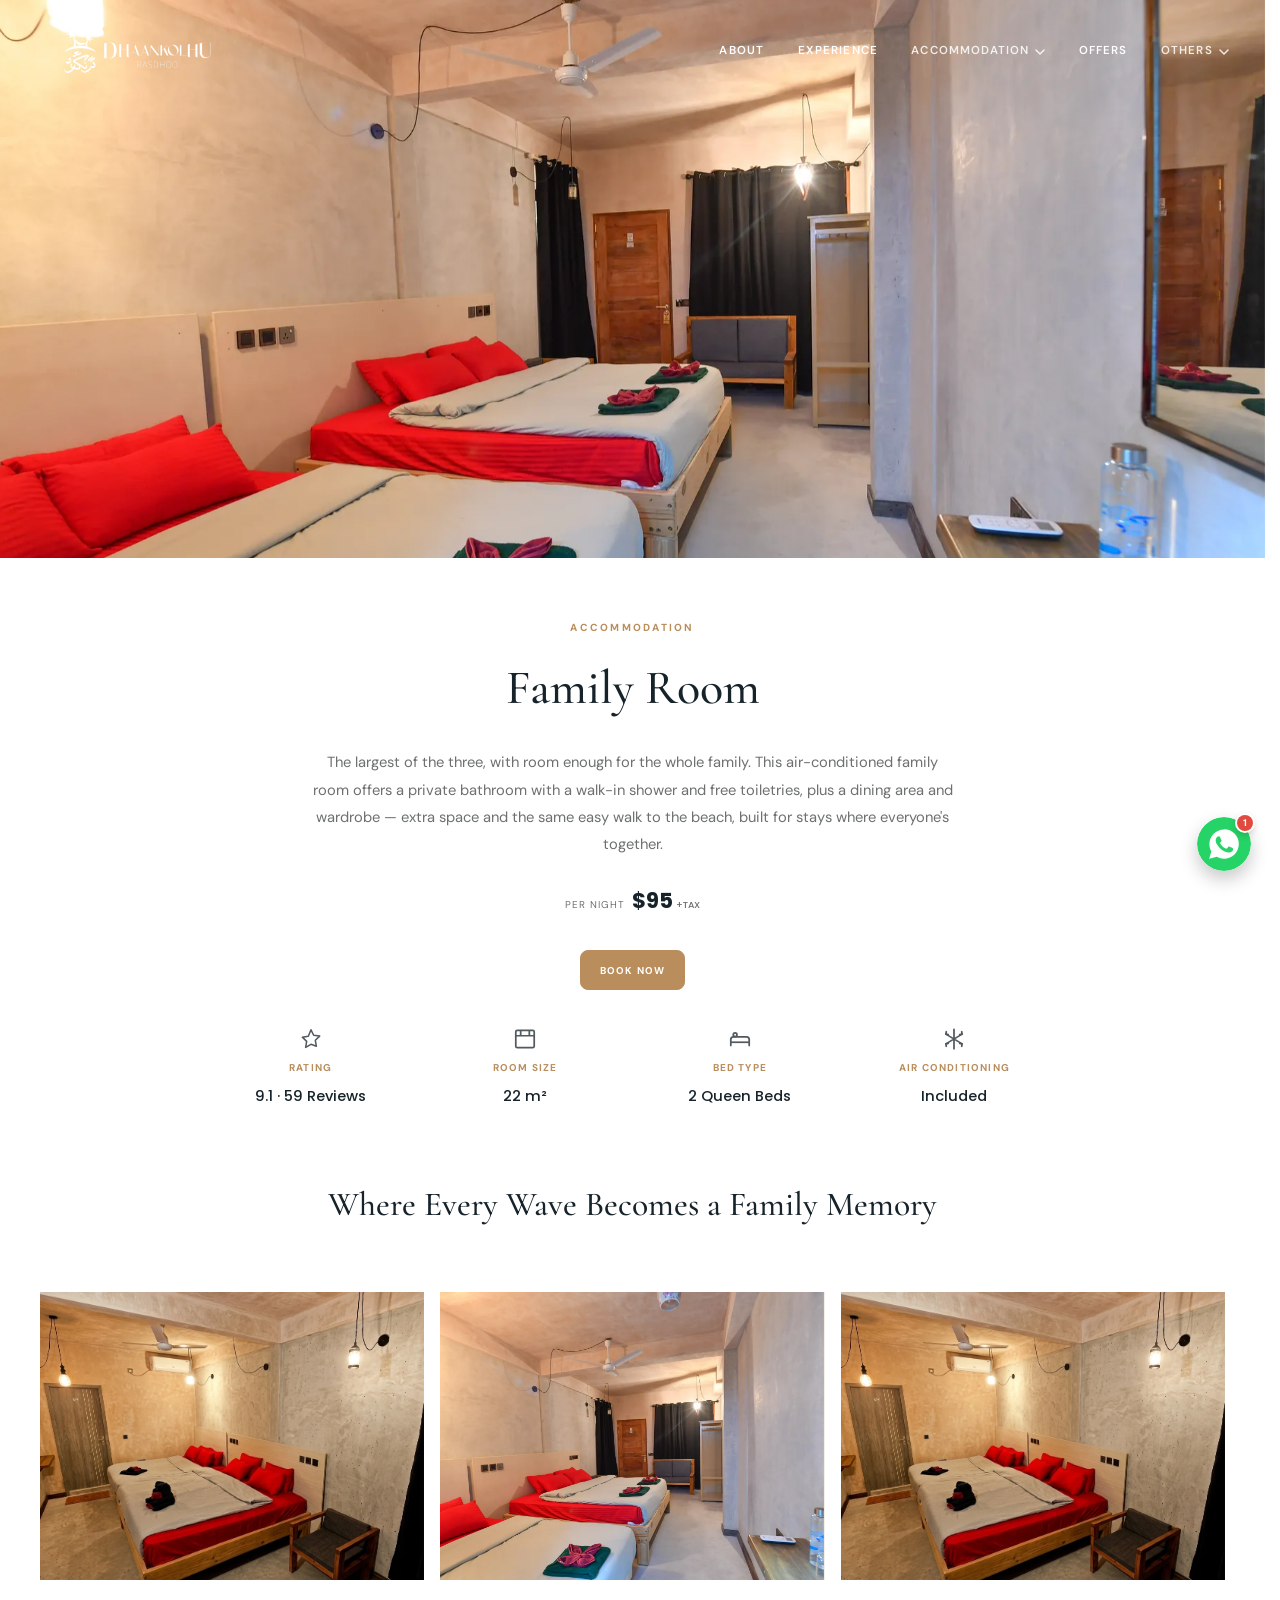
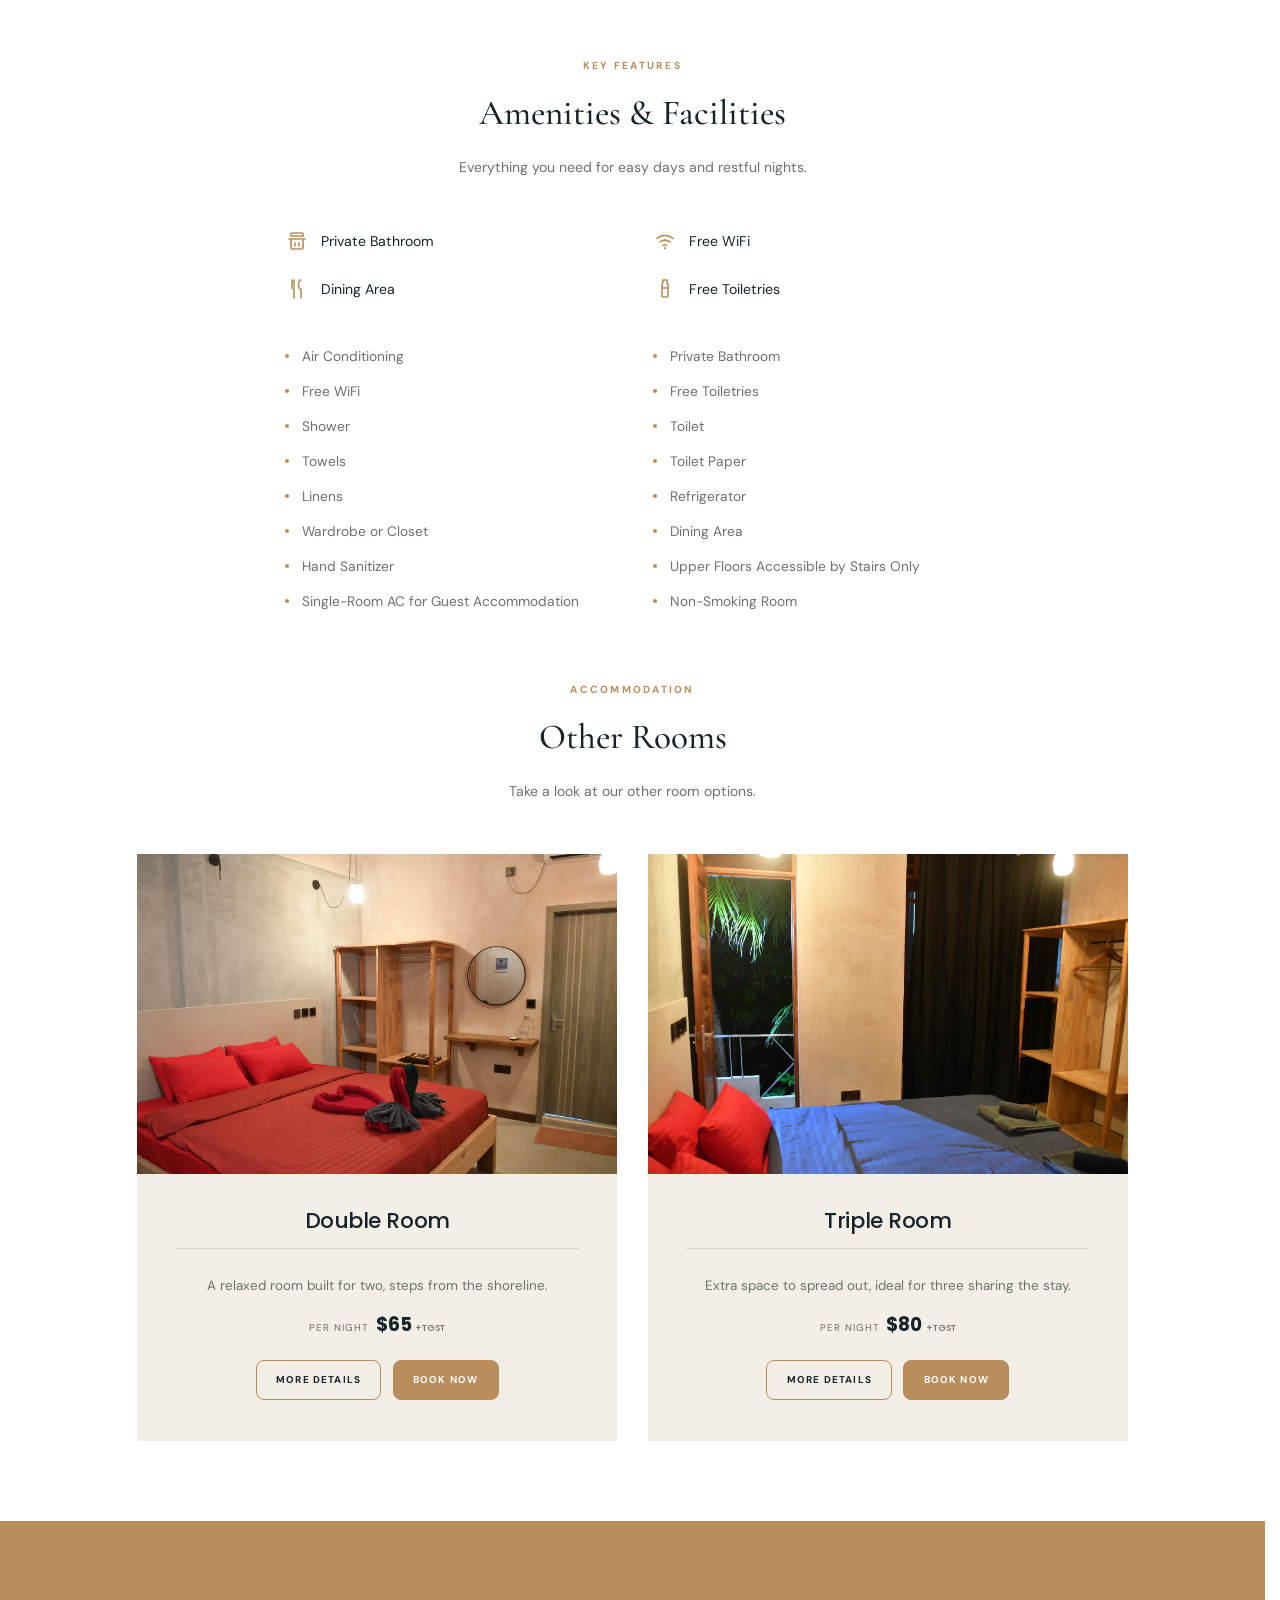
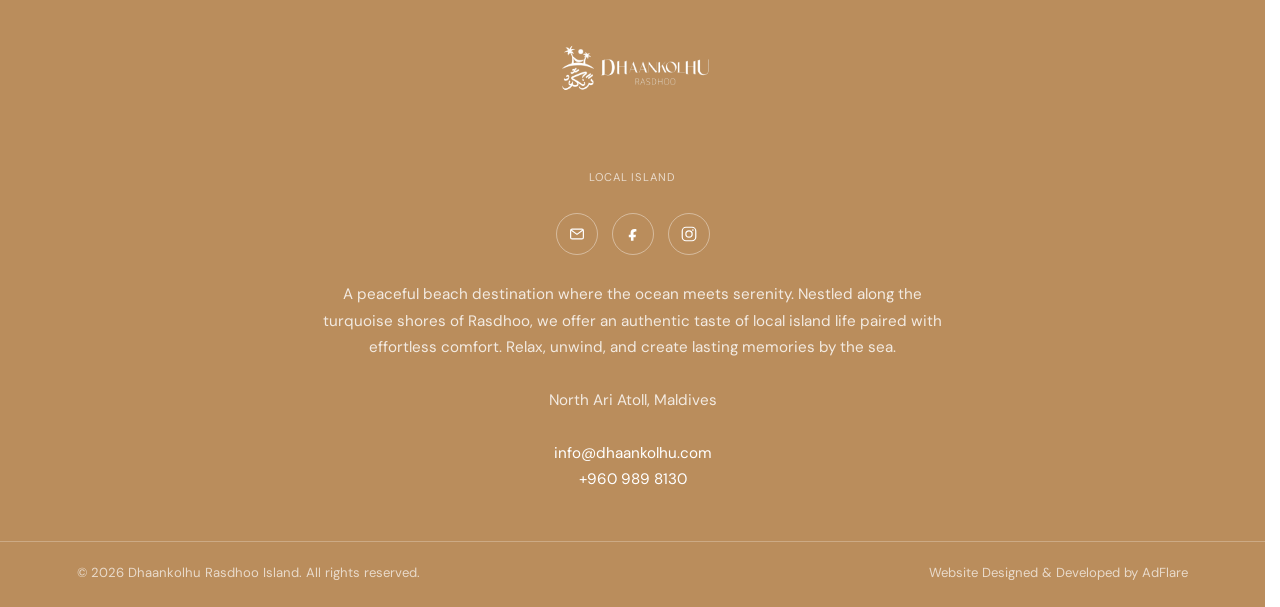
<file: family-room.html>
<!doctype html>
<html lang="en">
<head>
  <meta charset="UTF-8" />
  <script>document.documentElement.classList.add("is-preload");</script>
  <meta name="viewport" content="width=device-width, initial-scale=1.0" />
  <meta name="theme-color" content="#0b6e70" />
  <meta name="description" content="Family Room at Dhaankolhu Rasdhoo Island — the largest of the three, with room enough for the whole family." />
  <link rel="icon" type="image/png" href="img/logo/favicon-light-bg.png" />
  <link rel="icon" type="image/png" href="img/logo/favicon-light-bg.png" media="(prefers-color-scheme: light)" />
  <link rel="icon" type="image/png" href="img/logo/favicon-dark-bg.png" media="(prefers-color-scheme: dark)" />
  <link rel="shortcut icon" type="image/png" href="img/logo/favicon-light-bg.png" />
  <link rel="preconnect" href="https://fonts.googleapis.com" />
  <link rel="preconnect" href="https://fonts.gstatic.com" crossorigin />
  <link href="https://fonts.googleapis.com/css2?family=DM+Sans:wght@400;500;600;700&family=Poppins:ital,wght@0,400;0,500;0,600;0,700;1,400;1,500&family=Cormorant+Garamond:ital,wght@0,500;0,600;1,500&display=swap" rel="stylesheet" />
  <link rel="stylesheet" href="style.css" />
  <link rel="stylesheet" href="room-detail.css" />
  <link rel="stylesheet" href="smooth-ux.css" />
  <title>Family Room - Dhaankolhu Rasdhoo</title>
</head>
<body>
  <div class="site-shell">
    <header class="site-header" id="site-header">
      <a class="brand-lockup" href="index.html" aria-label="Dhaankolhu Rasdhoo Island home"><img class="brand-mark" src="img/logo/logo-white.png" alt="Dhaankolhu Rasdhoo Island logo" /></a>
      <div class="header-nav-group">
        <nav class="desktop-nav" aria-label="Primary navigation"><a href="index.html#about">About</a><a href="index.html#experience">Experience</a><div class="nav-dropdown"><a href="family-room.html" class="nav-dropdown-trigger">Accommodation<svg class="nav-dropdown-chevron" viewBox="0 0 10 6" fill="none" xmlns="http://www.w3.org/2000/svg" aria-hidden="true"><path d="M1 1L5 5L9 1" stroke="currentColor" stroke-width="1.5" stroke-linecap="round" stroke-linejoin="round"/></svg></a><div class="nav-dropdown-panel"><a href="double-room.html">Double Room</a><a href="triple-room.html">Triple Room</a><a href="family-room.html">Family Room</a></div></div><a href="offers.html">Offers</a><div class="nav-dropdown"><a href="index.html#highlights" class="nav-dropdown-trigger" data-nav-noop>Others<svg class="nav-dropdown-chevron" viewBox="0 0 10 6" fill="none" xmlns="http://www.w3.org/2000/svg" aria-hidden="true"><path d="M1 1L5 5L9 1" stroke="currentColor" stroke-width="1.5" stroke-linecap="round" stroke-linejoin="round"/></svg></a><div class="nav-dropdown-panel"><a href="index.html#highlights">Highlights</a><a href="index.html#gallery">Gallery</a></div></div></nav>
        <button class="menu-trigger" id="menu-trigger" type="button" aria-label="Open menu" aria-expanded="false"><span class="hamburger-icon"><span class="line line1"></span><span class="line line2"></span><span class="line line3"></span></span></button>
      </div>
    </header>
      <div class="header-contact-bubbles" id="header-contact-bubbles">
        <div class="header-contact-options" id="header-contact-options">
          <div class="chat-widget-panel" id="header-chat-widget-panel" role="dialog" aria-modal="false" aria-label="Chat with Dhaankolhu Rasdhoo" aria-hidden="true">
            <div class="chat-widget-header">
              <span class="chat-widget-avatar"><img loading="lazy" decoding="async" src="img/logo/favicon-light-bg.png" alt="" /></span>
              <span class="chat-widget-headtext">
                <strong>Dhaankolhu Rasdhoo</strong>
                <em>online</em>
              </span>
            </div>
            <div class="chat-widget-body">
              <div class="chat-widget-message">
                <span class="chat-widget-message-avatar"><img loading="lazy" decoding="async" src="img/logo/favicon-light-bg.png" alt="" /></span>
                <div class="chat-widget-bubble">Welcome to Dhaankolhu Rasdhoo! How can we help you?</div>
              </div>
            </div>
            <form class="chat-widget-inputrow" id="header-chat-widget-form">
              <input type="text" id="header-chat-widget-input" class="chat-widget-input" placeholder="Type here..." autocomplete="off" aria-label="Type your message" />
              <button type="submit" class="chat-widget-send" aria-label="Send on WhatsApp">
                <svg viewBox="0 0 24 24" width="18" height="18" fill="none" stroke="currentColor" stroke-width="2.2" stroke-linecap="round" stroke-linejoin="round"><line x1="5" y1="12" x2="19" y2="12"/><polyline points="12 5 19 12 12 19"/></svg>
              </button>
            </form>
            <a class="chat-widget-telegram-link" href="https://t.me/+9609898130" target="_blank" rel="noopener">
              <span class="chat-widget-telegram-icon"><img loading="lazy" decoding="async" src="img/telegram.webp" alt="" /></span>
              Chat on Telegram instead
            </a>
          </div>
        </div>
        <button class="header-contact-trigger" id="header-contact-trigger" type="button" aria-expanded="false" aria-controls="header-contact-options" aria-label="Contact us">
          <span class="header-contact-trigger-icon header-contact-trigger-icon-open" aria-hidden="true">
            <svg viewBox="0 0 24 24" width="100%" height="100%" style="display:block;"><circle cx="12" cy="12" r="12" fill="#25d366"/><path fill="#fff" d="M12.04 5.5c-3.61 0-6.54 2.93-6.54 6.54 0 1.15.3 2.28.87 3.27L5.4 18.6l3.42-.9a6.53 6.53 0 0 0 3.22.85h.003c3.61 0 6.545-2.93 6.545-6.54 0-1.75-.68-3.39-1.918-4.628A6.506 6.506 0 0 0 12.04 5.5zm3.837 9.354c-.16.45-.93.86-1.28.912-.328.05-.74.07-1.194-.075-.275-.088-.629-.205-1.083-.401-1.906-.823-3.15-2.74-3.244-2.867-.094-.127-.774-1.03-.774-1.966 0-.936.492-1.396.666-1.587.175-.19.381-.238.508-.238l.365.007c.118.005.276-.044.431.328.16.383.541 1.323.589 1.42.048.095.08.207.016.334-.064.127-.096.207-.19.317-.096.111-.201.248-.287.334-.096.096-.195.2-.084.39.111.19.494.817 1.062 1.324.729.65 1.344.852 1.535.949.19.096.301.08.412-.048.111-.127.476-.556.603-.746.127-.19.254-.16.428-.096.175.064 1.109.523 1.298.618.19.096.317.144.363.223.048.08.048.462-.112.911z"/></svg>
          </span>
          <span class="header-contact-trigger-icon header-contact-trigger-icon-close" aria-hidden="true">
            <svg viewBox="0 0 24 24" width="18" height="18" fill="none" stroke="currentColor" stroke-width="2.2" stroke-linecap="round" stroke-linejoin="round"><line x1="18" y1="6" x2="6" y2="18"/><line x1="6" y1="6" x2="18" y2="18"/></svg>
          </span>
        </button>
        <span class="header-contact-trigger-badge" aria-hidden="true">1</span>
      </div>


    <div class="mobile-menu" id="mobile-menu" aria-hidden="true">
      <div class="mobile-menu-inner">
        <span class="eyebrow">The local island edit</span>
        <nav aria-label="Mobile navigation">
          <a href="index.html#about"><span>01</span>About</a>
          <a href="index.html#experience"><span>02</span>Experience</a>
          <a href="family-room.html"><span>03</span>Accommodation</a>
          <a href="offers.html"><span>04</span>Offers</a>
          <a href="index.html#highlights"><span>05</span>Highlights</a>
          <a href="index.html#gallery"><span>06</span>Gallery</a>
        </nav>
        <div class="mobile-menu-divider"></div>
        <a class="mobile-book-now" href="book-now.html">Book now</a>
      </div>
    </div>

    <main>
      <div class="room-hero">
        <img loading="eager" decoding="async" src="img/room/family%20room.webp" alt="Family Room at Dhaankolhu Rasdhoo" />
      </div>

      <div class="room-intro">
        <span class="eyebrow reveal">Accommodation</span>
        <h1 class="reveal">Family Room</h1>
        <p class="reveal">The largest of the three, with room enough for the whole family. This air-conditioned family room offers a private bathroom with a walk-in shower and free toiletries, plus a dining area and wardrobe — extra space and the same easy walk to the beach, built for stays where everyone's together.</p>
        <div class="offer-card-price room-intro-price reveal"><span>Per night</span><strong>$95<small>+tax</small></strong></div>
        <a class="offer-btn offer-btn-solid" href="book-now.html">Book Now</a>
      </div>

      <div class="room-meta-row">
        <a class="room-meta-item room-meta-item-link" href="https://www.booking.com/hotel/mv/dhaankolhu-rasdhoo.html#tab-main" target="_blank" rel="noopener">
          <svg viewBox="0 0 24 24" fill="none" xmlns="http://www.w3.org/2000/svg"><path d="M12 3.5l2.47 5.01 5.53.8-4 3.9.94 5.5L12 16.9l-4.94 2.8.94-5.5-4-3.9 5.53-.8L12 3.5Z" stroke="currentColor" stroke-width="1.4" stroke-linejoin="round"/></svg>
          <span>Rating</span>
          <strong>9.1 · 59 Reviews</strong>
        </a>
        <div class="room-meta-item">
          <svg viewBox="0 0 24 24" fill="none" xmlns="http://www.w3.org/2000/svg"><rect x="3.5" y="4" width="17" height="16" rx="1.4" stroke="currentColor" stroke-width="1.6"/><path d="M3.5 9h17M8 4v5M16 4v5" stroke="currentColor" stroke-width="1.6"/></svg>
          <span>Room Size</span>
          <strong>22 m²</strong>
        </div>
        <div class="room-meta-item">
          <svg viewBox="0 0 24 24" fill="none" xmlns="http://www.w3.org/2000/svg"><path d="M3.5 18v-5.5C3.5 11.12 4.62 10 6 10h12c1.38 0 2.5 1.12 2.5 2.5V18" stroke="currentColor" stroke-width="1.6" stroke-linecap="round"/><path d="M3.5 15h17" stroke="currentColor" stroke-width="1.6"/><circle cx="7.5" cy="8" r="1.7" stroke="currentColor" stroke-width="1.6"/></svg>
          <span>Bed Type</span>
          <strong>2 Queen Beds</strong>
        </div>
        <div class="room-meta-item">
          <svg viewBox="0 0 24 24" fill="none" xmlns="http://www.w3.org/2000/svg"><path d="M12 3v18M4.5 7.5l15 9M19.5 7.5l-15 9" stroke="currentColor" stroke-width="1.6" stroke-linecap="round"/><path d="M4.5 7.5l.4-2.2M4.5 7.5l2.2.4M19.5 7.5l-2.2.4M19.5 7.5l-.4-2.2M4.5 16.5l2.2-.4M4.5 16.5l.4 2.2M19.5 16.5l-.4 2.2M19.5 16.5l-2.2-.4" stroke="currentColor" stroke-width="1.6" stroke-linecap="round"/></svg>
          <span>Air Conditioning</span>
          <strong>Included</strong>
        </div>
      </div>

      <p class="room-tagline reveal">Where Every Wave Becomes a Family Memory</p>

      <div class="room-gallery">
        <div class="room-gallery-frame"><img loading="lazy" decoding="async" data-photos="img/room/family1.webp|img/room/family%20room.webp|img/room/family1.webp" src="img/room/family1.webp" alt="Family Room detail" /></div>
        <div class="room-gallery-frame"><img loading="lazy" decoding="async" data-photos="img/room/family1.webp|img/room/family%20room.webp|img/room/family1.webp" src="img/room/family%20room.webp" alt="Family Room" /></div>
        <div class="room-gallery-frame"><img loading="lazy" decoding="async" data-photos="img/room/family1.webp|img/room/family%20room.webp|img/room/family1.webp" src="img/room/family1.webp" alt="Family Room detail" /></div>
      </div>

      <div class="room-features-heading">
        <span class="eyebrow reveal">Key Features</span>
        <h2 class="reveal">Amenities &amp; Facilities</h2>
        <p class="reveal">Everything you need for easy days and restful nights.</p>
      </div>

      <div class="room-amenities-icons">
        <div class="room-amenity-icon"><svg viewBox="0 0 24 24" fill="none" xmlns="http://www.w3.org/2000/svg"><path d="M7 4h10a1 1 0 0 1 1 1v2H6V5a1 1 0 0 1 1-1Z" stroke="currentColor" stroke-width="1.6"/><path d="M4 10h16M6 10v9a1 1 0 0 0 1 1h10a1 1 0 0 0 1-1v-9" stroke="currentColor" stroke-width="1.6" stroke-linecap="round"/><path d="M10 14v3M14 14v3" stroke="currentColor" stroke-width="1.6" stroke-linecap="round"/></svg><span>Private Bathroom</span></div>
        <div class="room-amenity-icon"><svg viewBox="0 0 24 24" fill="none" xmlns="http://www.w3.org/2000/svg"><path d="M4 9.5a12 12 0 0 1 16 0M7 13a7.6 7.6 0 0 1 10 0M10.2 16.4a3.2 3.2 0 0 1 3.6 0" stroke="currentColor" stroke-width="1.6" stroke-linecap="round"/><circle cx="12" cy="19.2" r="1.1" fill="currentColor"/></svg><span>Free WiFi</span></div>
        <div class="room-amenity-icon"><svg viewBox="0 0 24 24" fill="none" xmlns="http://www.w3.org/2000/svg"><path d="M7 3v7a2 2 0 0 0 2 2v9M7 3v7M9 3v7" stroke="currentColor" stroke-width="1.6" stroke-linecap="round" stroke-linejoin="round"/><path d="M16 3c-1.5 0-2.5 1.8-2.5 4.5S14.5 12 16 12v9" stroke="currentColor" stroke-width="1.6" stroke-linecap="round" stroke-linejoin="round"/></svg><span>Dining Area</span></div>
        <div class="room-amenity-icon"><svg viewBox="0 0 24 24" fill="none" xmlns="http://www.w3.org/2000/svg"><path d="M10 3h4v2.6l1 1.4v12a1 1 0 0 1-1 1h-4a1 1 0 0 1-1-1V7l1-1.4V3Z" stroke="currentColor" stroke-width="1.6" stroke-linejoin="round"/><path d="M9.5 11h5" stroke="currentColor" stroke-width="1.6" stroke-linecap="round"/></svg><span>Free Toiletries</span></div>
      </div>

      <ul class="room-amenities-list">
        <li>Air Conditioning</li>
        <li>Private Bathroom</li>
        <li>Free WiFi</li>
        <li>Free Toiletries</li>
        <li>Shower</li>
        <li>Toilet</li>
        <li>Towels</li>
        <li>Toilet Paper</li>
        <li>Linens</li>
        <li>Refrigerator</li>
        <li>Wardrobe or Closet</li>
        <li>Dining Area</li>
        <li>Hand Sanitizer</li>
        <li>Upper Floors Accessible by Stairs Only</li>
        <li>Single-Room AC for Guest Accommodation</li>
        <li>Non-Smoking Room</li>
      </ul>

      <div class="room-features-heading">
        <span class="eyebrow reveal">Accommodation</span>
        <h2 class="reveal">Other Rooms</h2>
        <p class="reveal">Take a look at our other room options.</p>
      </div>

      <div class="room-offers-grid">
        <article class="offer-card reveal">
          <div class="offer-card-media"><img loading="lazy" decoding="async" src="img/room/double.webp" alt="Double Room" /></div>
          <div class="offer-card-body">
            <h3>Double Room</h3>
            <p>A relaxed room built for two, steps from the shoreline.</p>
            <div class="offer-card-price"><span>Per night</span><strong>$65<small>+TGST</small></strong></div>
            <div class="offer-card-actions">
              <a class="offer-btn offer-btn-outline" href="double-room.html">More Details</a>
              <a class="offer-btn offer-btn-solid" href="book-now.html">Book Now</a>
            </div>
          </div>
        </article>
        <article class="offer-card reveal">
          <div class="offer-card-media"><img loading="lazy" decoding="async" src="img/room/triple.webp" alt="Triple Room" /></div>
          <div class="offer-card-body">
            <h3>Triple Room</h3>
            <p>Extra space to spread out, ideal for three sharing the stay.</p>
            <div class="offer-card-price"><span>Per night</span><strong>$80<small>+TGST</small></strong></div>
            <div class="offer-card-actions">
              <a class="offer-btn offer-btn-outline" href="triple-room.html">More Details</a>
              <a class="offer-btn offer-btn-solid" href="book-now.html">Book Now</a>
            </div>
          </div>
        </article>
      </div>
    </main>

    <footer id="contact" class="site-footer-v2">
      <div class="footer-v2-center reveal">
        <div class="footer-v2-brand-row">
          <img loading="lazy" decoding="async" class="footer-mark" src="img/logo/logo-white.png" alt="Dhaankolhu Rasdhoo Island logo" />
        </div>
        <span class="footer-v2-tag">Local Island</span>
        <div class="footer-v2-socials">
          <a class="footer-v2-social-btn" href="mailto:info@dhaankolhu.com" aria-label="Email"><svg viewBox="0 0 24 24" fill="none" xmlns="http://www.w3.org/2000/svg"><rect x="3.5" y="5.5" width="17" height="13" rx="2" stroke="currentColor" stroke-width="1.6"/><path d="M4.5 7L12 12.5L19.5 7" stroke="currentColor" stroke-width="1.6" stroke-linecap="round" stroke-linejoin="round"/></svg></a>
          <a class="footer-v2-social-btn" href="#" target="_blank" rel="noopener noreferrer" aria-label="Facebook"><svg viewBox="0 0 24 24" fill="none" xmlns="http://www.w3.org/2000/svg"><path d="M14.5 8.5h2V5.6c-.35-.05-1.53-.15-2.9-.15-2.87 0-4.84 1.75-4.84 4.97v2.63H6.4v3.3h2.86V21h3.4v-4.65h2.75l.44-3.3h-3.19V10.8c0-.96.27-1.6 1.64-1.6Z" fill="currentColor"/></svg></a>
          <a class="footer-v2-social-btn" href="https://www.instagram.com/dhaankolhu/" target="_blank" rel="noopener noreferrer" aria-label="Instagram"><svg viewBox="0 0 24 24" fill="none" xmlns="http://www.w3.org/2000/svg"><rect x="3" y="3" width="18" height="18" rx="5" stroke="currentColor" stroke-width="1.6"/><circle cx="12" cy="12" r="4.2" stroke="currentColor" stroke-width="1.6"/><circle cx="17.2" cy="6.8" r="1.1" fill="currentColor"/></svg></a>
        </div>
        <p class="footer-v2-desc">A peaceful beach destination where the ocean meets serenity. Nestled along the turquoise shores of Rasdhoo, we offer an authentic taste of local island life paired with effortless comfort. Relax, unwind, and create lasting memories by the sea.</p>
        <p class="footer-v2-address">North Ari Atoll, Maldives</p>
        <p class="footer-v2-contact">
          <a href="mailto:info@dhaankolhu.com">info@dhaankolhu.com</a><br />
          <a href="tel:+9609898130">+960 989 8130</a>
        </p>
      </div>
      <div class="footer-v2-bottom">
        <span>© 2026 Dhaankolhu Rasdhoo Island. All rights reserved.</span>
        <div class="footer-v2-legal"><span>Website Designed &amp; Developed by <a href="https://www.ad-flare.org/" target="_blank" rel="noopener noreferrer">AdFlare</a></span></div>
      </div>
    </footer>
  </div>

  <script src="room-detail.js"></script>
  <script src="smooth-ux.js" defer></script>
</body>
</html>
</file>
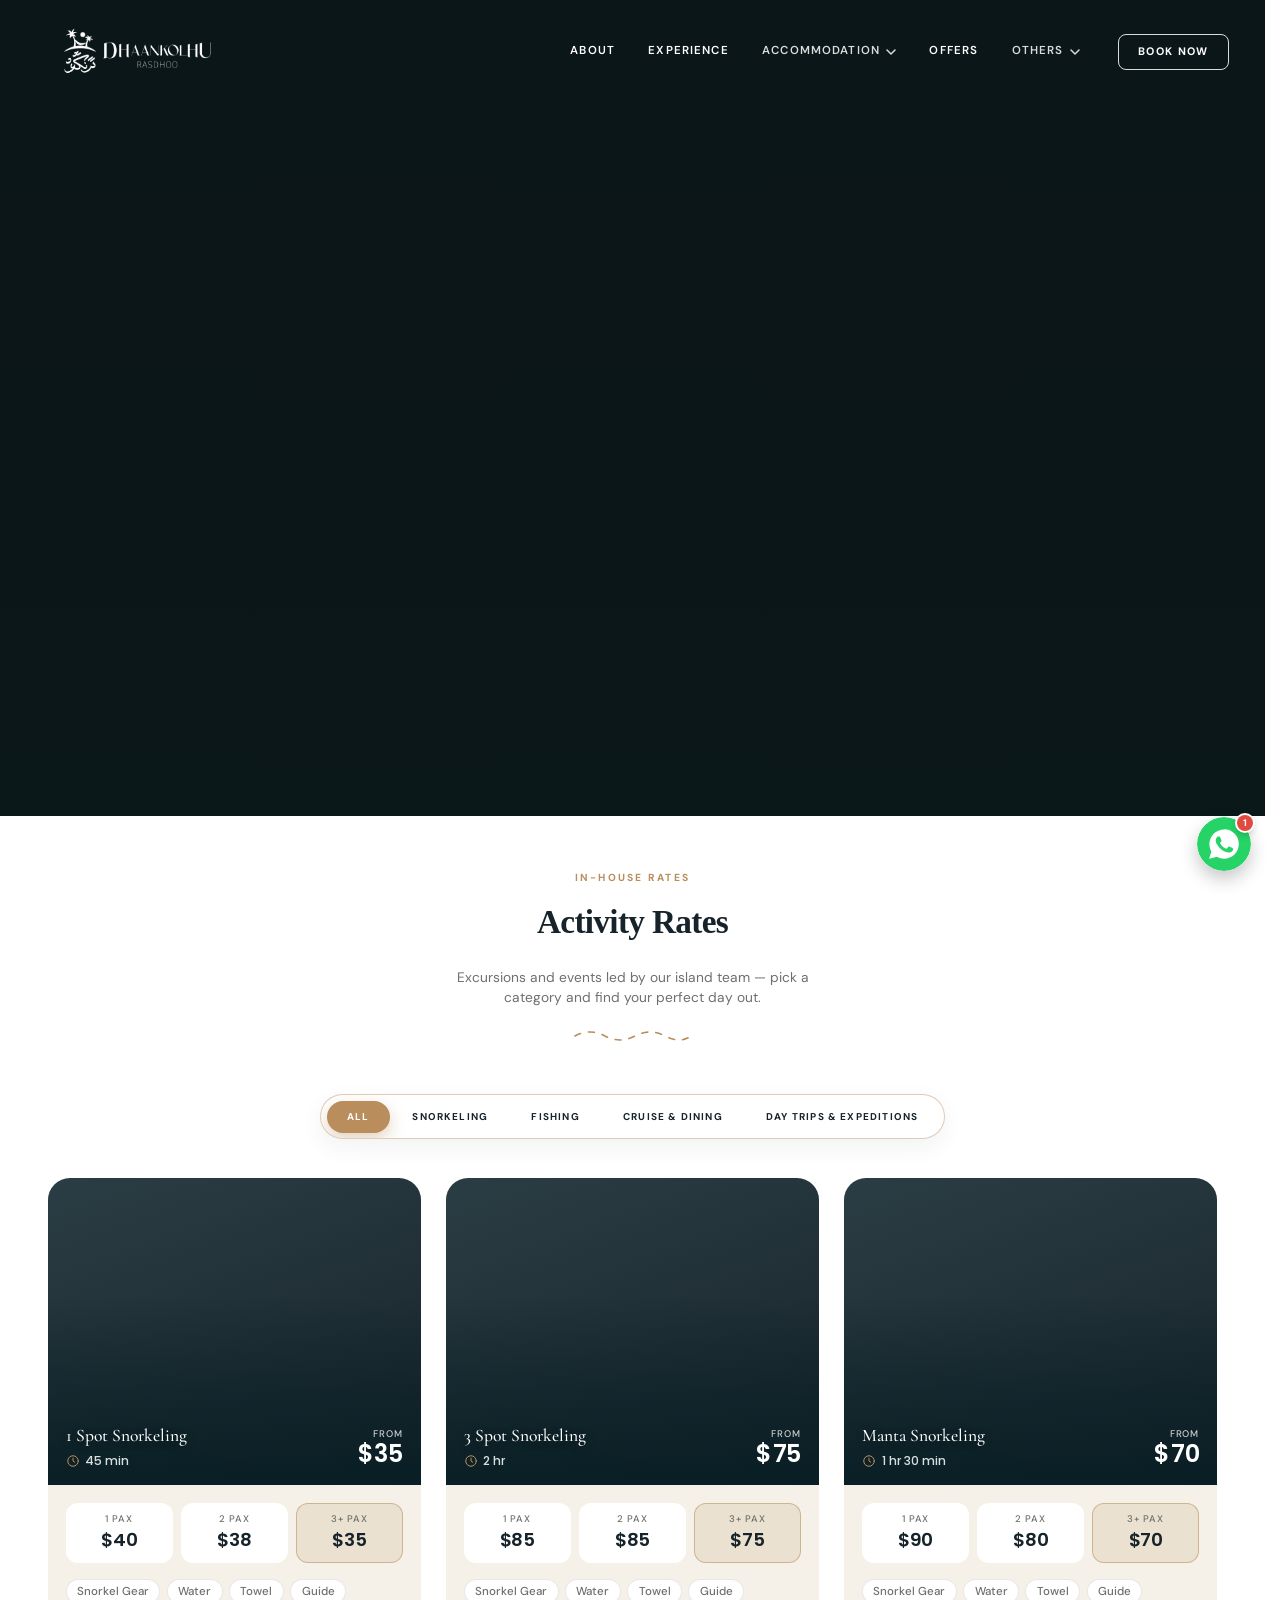
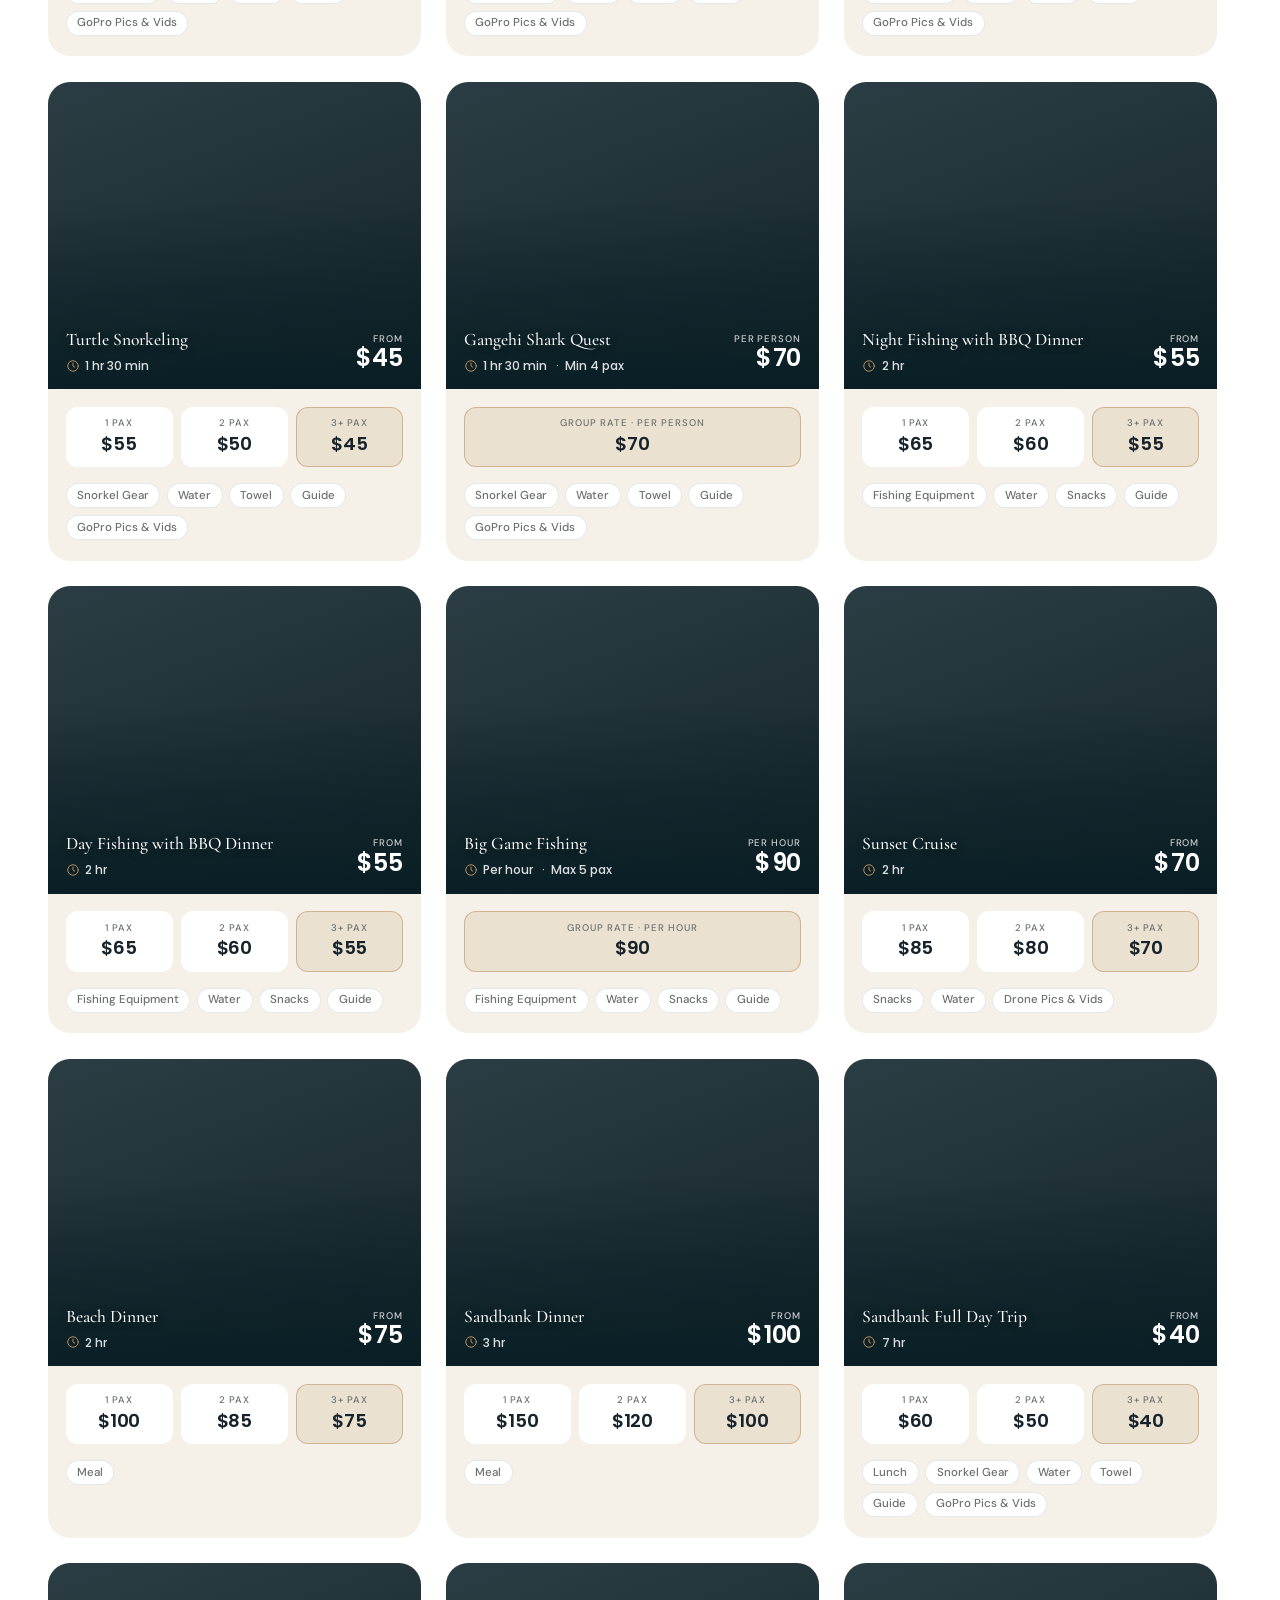
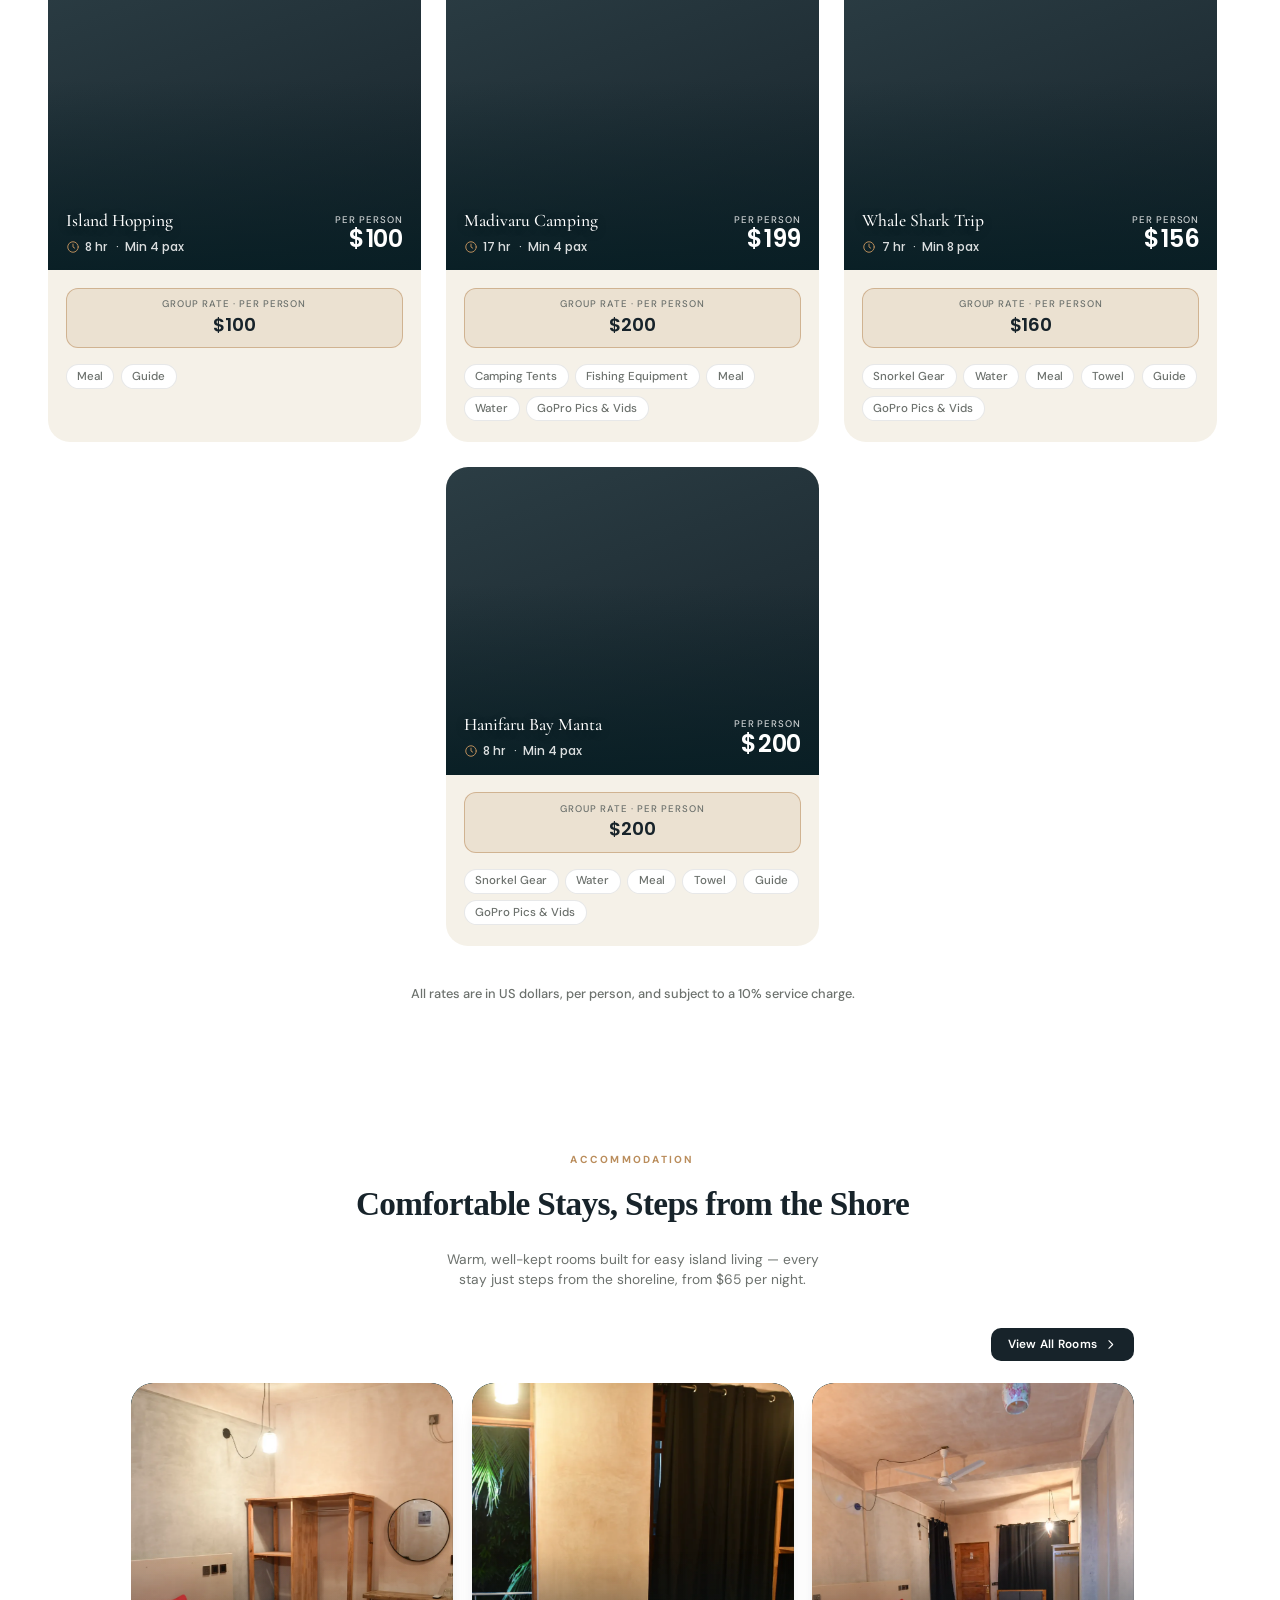
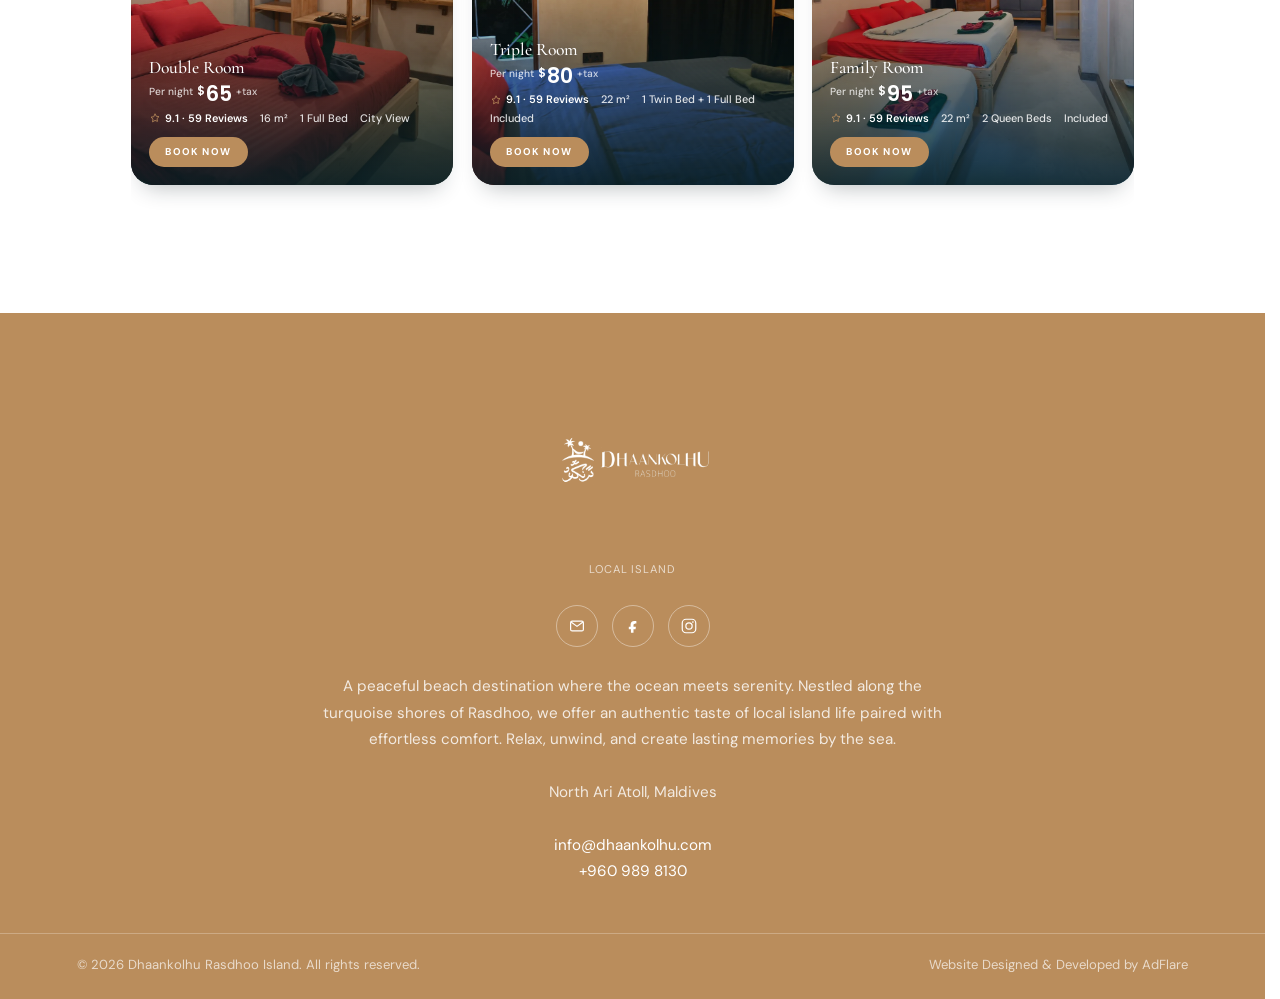
<file: offers.html>
<!doctype html>
<html lang="en">
<head>
  <meta charset="UTF-8" />
  <script>document.documentElement.classList.add("is-preload");</script>
  <meta name="viewport" content="width=device-width, initial-scale=1.0" />
  <meta name="theme-color" content="#0b6e70" />
  <meta name="description" content="Discover Dhaankolhu Rasdhoo Island — take a closer look at island life in motion." />
  <link rel="icon" type="image/png" href="img/logo/favicon-light-bg.png" />
  <link rel="icon" type="image/png" href="img/logo/favicon-light-bg.png" media="(prefers-color-scheme: light)" />
  <link rel="icon" type="image/png" href="img/logo/favicon-dark-bg.png" media="(prefers-color-scheme: dark)" />
  <link rel="shortcut icon" type="image/png" href="img/logo/favicon-light-bg.png" />
  <link rel="preconnect" href="https://fonts.googleapis.com" />
  <link rel="preconnect" href="https://fonts.gstatic.com" crossorigin />
  <link href="https://fonts.googleapis.com/css2?family=DM+Sans:wght@400;500;600;700&family=Poppins:ital,wght@0,400;0,500;0,600;0,700;1,400;1,500&family=Cormorant+Garamond:ital,wght@0,500;0,600;1,500&display=swap" rel="stylesheet" />
  <link rel="stylesheet" href="style.css" />
  <link rel="stylesheet" href="activity-rates.css" />
  <link rel="stylesheet" href="room-detail.css" />
  <link rel="stylesheet" href="offers.css" />
  <link rel="stylesheet" href="smooth-ux.css" />
  <title>Discover the Island - Dhaankolhu Rasdhoo</title>
</head>
<body>
  <div class="site-shell">
    <header class="site-header" id="site-header">
      <a class="brand-lockup" href="index.html" aria-label="Dhaankolhu Rasdhoo Island home"><img class="brand-mark" src="img/logo/logo-white.png" alt="Dhaankolhu Rasdhoo Island logo" /></a>
      <div class="header-nav-group">
        <nav class="desktop-nav" aria-label="Primary navigation"><a href="index.html#about">About</a><a href="index.html#experience">Experience</a><div class="nav-dropdown"><a href="family-room.html" class="nav-dropdown-trigger">Accommodation<svg class="nav-dropdown-chevron" viewBox="0 0 10 6" fill="none" xmlns="http://www.w3.org/2000/svg" aria-hidden="true"><path d="M1 1L5 5L9 1" stroke="currentColor" stroke-width="1.5" stroke-linecap="round" stroke-linejoin="round"/></svg></a><div class="nav-dropdown-panel"><a href="double-room.html">Double Room</a><a href="triple-room.html">Triple Room</a><a href="family-room.html">Family Room</a></div></div><a href="offers.html">Offers</a><div class="nav-dropdown"><a href="index.html#highlights" class="nav-dropdown-trigger" data-nav-noop>Others<svg class="nav-dropdown-chevron" viewBox="0 0 10 6" fill="none" xmlns="http://www.w3.org/2000/svg" aria-hidden="true"><path d="M1 1L5 5L9 1" stroke="currentColor" stroke-width="1.5" stroke-linecap="round" stroke-linejoin="round"/></svg></a><div class="nav-dropdown-panel"><a href="index.html#highlights">Highlights</a><a href="index.html#gallery">Gallery</a></div></div></nav>
        <a class="header-cta" href="book-now.html">Book now</a>
        <button class="menu-trigger" id="menu-trigger" type="button" aria-label="Open menu" aria-expanded="false"><span class="hamburger-icon"><span class="line line1"></span><span class="line line2"></span><span class="line line3"></span></span></button>
      </div>
    </header>
      <div class="header-contact-bubbles" id="header-contact-bubbles">
        <div class="header-contact-options" id="header-contact-options">
          <div class="chat-widget-panel" id="header-chat-widget-panel" role="dialog" aria-modal="false" aria-label="Chat with Dhaankolhu Rasdhoo" aria-hidden="true">
            <div class="chat-widget-header">
              <span class="chat-widget-avatar"><img loading="lazy" decoding="async" src="img/logo/favicon-light-bg.png" alt="" /></span>
              <span class="chat-widget-headtext">
                <strong>Dhaankolhu Rasdhoo</strong>
                <em>online</em>
              </span>
            </div>
            <div class="chat-widget-body">
              <div class="chat-widget-message">
                <span class="chat-widget-message-avatar"><img loading="lazy" decoding="async" src="img/logo/favicon-light-bg.png" alt="" /></span>
                <div class="chat-widget-bubble">Welcome to Dhaankolhu Rasdhoo! How can we help you?</div>
              </div>
            </div>
            <form class="chat-widget-inputrow" id="header-chat-widget-form">
              <input type="text" id="header-chat-widget-input" class="chat-widget-input" placeholder="Type here..." autocomplete="off" aria-label="Type your message" />
              <button type="submit" class="chat-widget-send" aria-label="Send on WhatsApp">
                <svg viewBox="0 0 24 24" width="18" height="18" fill="none" stroke="currentColor" stroke-width="2.2" stroke-linecap="round" stroke-linejoin="round"><line x1="5" y1="12" x2="19" y2="12"/><polyline points="12 5 19 12 12 19"/></svg>
              </button>
            </form>
            <a class="chat-widget-telegram-link" href="https://t.me/+9609898130" target="_blank" rel="noopener">
              <span class="chat-widget-telegram-icon"><img loading="lazy" decoding="async" src="img/telegram.webp" alt="" /></span>
              Chat on Telegram instead
            </a>
          </div>
        </div>
        <button class="header-contact-trigger" id="header-contact-trigger" type="button" aria-expanded="false" aria-controls="header-contact-options" aria-label="Contact us">
          <span class="header-contact-trigger-icon header-contact-trigger-icon-open" aria-hidden="true">
            <svg viewBox="0 0 24 24" width="100%" height="100%" style="display:block;"><circle cx="12" cy="12" r="12" fill="#25d366"/><path fill="#fff" d="M12.04 5.5c-3.61 0-6.54 2.93-6.54 6.54 0 1.15.3 2.28.87 3.27L5.4 18.6l3.42-.9a6.53 6.53 0 0 0 3.22.85h.003c3.61 0 6.545-2.93 6.545-6.54 0-1.75-.68-3.39-1.918-4.628A6.506 6.506 0 0 0 12.04 5.5zm3.837 9.354c-.16.45-.93.86-1.28.912-.328.05-.74.07-1.194-.075-.275-.088-.629-.205-1.083-.401-1.906-.823-3.15-2.74-3.244-2.867-.094-.127-.774-1.03-.774-1.966 0-.936.492-1.396.666-1.587.175-.19.381-.238.508-.238l.365.007c.118.005.276-.044.431.328.16.383.541 1.323.589 1.42.048.095.08.207.016.334-.064.127-.096.207-.19.317-.096.111-.201.248-.287.334-.096.096-.195.2-.084.39.111.19.494.817 1.062 1.324.729.65 1.344.852 1.535.949.19.096.301.08.412-.048.111-.127.476-.556.603-.746.127-.19.254-.16.428-.096.175.064 1.109.523 1.298.618.19.096.317.144.363.223.048.08.048.462-.112.911z"/></svg>
          </span>
          <span class="header-contact-trigger-icon header-contact-trigger-icon-close" aria-hidden="true">
            <svg viewBox="0 0 24 24" width="18" height="18" fill="none" stroke="currentColor" stroke-width="2.2" stroke-linecap="round" stroke-linejoin="round"><line x1="18" y1="6" x2="6" y2="18"/><line x1="6" y1="6" x2="18" y2="18"/></svg>
          </span>
        </button>
        <span class="header-contact-trigger-badge" aria-hidden="true">1</span>
      </div>


    <div class="mobile-menu" id="mobile-menu" aria-hidden="true">
      <div class="mobile-menu-inner">
        <span class="eyebrow">The local island edit</span>
        <nav aria-label="Mobile navigation">
          <a href="index.html#about"><span>01</span>About</a>
          <a href="index.html#experience"><span>02</span>Experience</a>
          <a href="family-room.html"><span>03</span>Accommodation</a>
          <a href="offers.html"><span>04</span>Offers</a>
          <a href="index.html#highlights"><span>05</span>Highlights</a>
          <a href="index.html#gallery"><span>06</span>Gallery</a>
        </nav>
        <div class="mobile-menu-divider"></div>
        <a class="mobile-book-now" href="book-now.html">Book now</a>
      </div>
    </div>

    <main>
      <!-- Full-page island video (was a placeholder turtle clip before —
           now using the same real lagoon footage as the homepage hero).
           No poster: a plain dark background shows while it loads, faded
           in via JS once ready, so there's no flash of a mismatched photo. -->
      <div class="discover-video-hero">
        <video class="discover-video" id="discover-video" src="img/discover-turtle.mp4" autoplay muted loop playsinline preload="auto"></video>
        <div class="discover-video-scrim"></div>
      </div>

            <!-- ACTIVITY RATES (data lives in activity-rates.js) -->
      <section id="activity-rates" class="excursions-section ar-section">
        <div class="section-heading-row section-shell"><span class="eyebrow reveal">In-house rates</span><h2 class="display-heading reveal">Activity Rates</h2><p class="section-lede reveal">Excursions and events led by our island team — pick a category and find your perfect day out.</p>
          <svg class="ar-wave" viewBox="0 0 120 14" aria-hidden="true"><path d="M2 7 Q17 -1 32 7 T62 7 T92 7 T118 7"/></svg></div>
        <div class="ar-wrap"><div id="ar-root"></div></div>
      </section>

      <section id="discover-accommodation" class="room-offers-section other-offers-section section-shell">
        <div class="section-heading-row other-offers-heading-row">
          <span class="eyebrow reveal">Accommodation</span>
          <h2 class="display-heading reveal">Comfortable Stays, Steps from the Shore</h2>
          <p class="section-lede reveal">Warm, well-kept rooms built for easy island living — every stay just steps from the shoreline, from $65 per night.</p>
        </div>
        <div class="ar-carousel-top reveal">
          <a class="ar-viewall-top" href="double-room.html">View All Rooms<svg viewBox="0 0 24 24" fill="none" xmlns="http://www.w3.org/2000/svg" aria-hidden="true"><path d="M9 5L16 12L9 19" stroke="currentColor" stroke-width="2" stroke-linecap="round" stroke-linejoin="round"/></svg></a>
        </div>

        <div class="ar-carousel-wrap ar-rooms reveal" id="rooms-carousel">
          <button type="button" class="ar-carousel-arrow ar-carousel-prev" id="rooms-prev" aria-label="Previous room">
            <svg viewBox="0 0 24 24" fill="none" xmlns="http://www.w3.org/2000/svg" aria-hidden="true"><path d="M15 5L8 12L15 19" stroke="currentColor" stroke-width="1.6" stroke-linecap="round" stroke-linejoin="round"/></svg>
          </button>
          <div class="ar-carousel-viewport">
            <div class="ar-carousel-track" id="rooms-track">
              <article class="ar-card ar-card-preview ar-room">
                <div class="ar-media">
                  <img loading="lazy" decoding="async" src="img/room/double.webp" alt="Double Room" />
                  <a class="ar-room-cover" href="double-room.html" aria-label="Double Room details"></a>
                  <div class="ar-cap"><div class="ar-cap-l">
                    <h3>Double Room</h3>
                    <div class="ar-cap-price"><em>Per night</em><strong class="ar-price"><sup>$</sup><span>65</span></strong><span class="ar-per">+tax</span></div>
                    <div class="ar-room-meta"><a class="ar-room-rating" href="https://www.booking.com/hotel/mv/dhaankolhu-rasdhoo.html#tab-main" target="_blank" rel="noopener"><svg viewBox="0 0 24 24" width="12" height="12" fill="none" stroke="currentColor" stroke-width="1.6" stroke-linejoin="round" aria-hidden="true"><path d="M12 3.5l2.47 5.01 5.53.8-4 3.9.94 5.5L12 16.9l-4.94 2.8.94-5.5-4-3.9 5.53-.8L12 3.5Z"/></svg>9.1 · 59 Reviews</a><span>16 m²</span><span>1 Full Bed</span><span>City View</span></div>
                    <a class="ar-room-book" href="book-now.html">Book Now</a>
                  </div></div>
                </div>
              </article>
              <article class="ar-card ar-card-preview ar-room">
                <div class="ar-media">
                  <img loading="lazy" decoding="async" src="img/room/triple.webp" alt="Triple Room" />
                  <a class="ar-room-cover" href="triple-room.html" aria-label="Triple Room details"></a>
                  <div class="ar-cap"><div class="ar-cap-l">
                    <h3>Triple Room</h3>
                    <div class="ar-cap-price"><em>Per night</em><strong class="ar-price"><sup>$</sup><span>80</span></strong><span class="ar-per">+tax</span></div>
                    <div class="ar-room-meta"><a class="ar-room-rating" href="https://www.booking.com/hotel/mv/dhaankolhu-rasdhoo.html#tab-main" target="_blank" rel="noopener"><svg viewBox="0 0 24 24" width="12" height="12" fill="none" stroke="currentColor" stroke-width="1.6" stroke-linejoin="round" aria-hidden="true"><path d="M12 3.5l2.47 5.01 5.53.8-4 3.9.94 5.5L12 16.9l-4.94 2.8.94-5.5-4-3.9 5.53-.8L12 3.5Z"/></svg>9.1 · 59 Reviews</a><span>22 m²</span><span>1 Twin Bed + 1 Full Bed</span><span>Included</span></div>
                    <a class="ar-room-book" href="book-now.html">Book Now</a>
                  </div></div>
                </div>
              </article>
              <article class="ar-card ar-card-preview ar-room">
                <div class="ar-media">
                  <img loading="lazy" decoding="async" src="img/room/family%20room.webp" alt="Family Room" />
                  <a class="ar-room-cover" href="family-room.html" aria-label="Family Room details"></a>
                  <div class="ar-cap"><div class="ar-cap-l">
                    <h3>Family Room</h3>
                    <div class="ar-cap-price"><em>Per night</em><strong class="ar-price"><sup>$</sup><span>95</span></strong><span class="ar-per">+tax</span></div>
                    <div class="ar-room-meta"><a class="ar-room-rating" href="https://www.booking.com/hotel/mv/dhaankolhu-rasdhoo.html#tab-main" target="_blank" rel="noopener"><svg viewBox="0 0 24 24" width="12" height="12" fill="none" stroke="currentColor" stroke-width="1.6" stroke-linejoin="round" aria-hidden="true"><path d="M12 3.5l2.47 5.01 5.53.8-4 3.9.94 5.5L12 16.9l-4.94 2.8.94-5.5-4-3.9 5.53-.8L12 3.5Z"/></svg>9.1 · 59 Reviews</a><span>22 m²</span><span>2 Queen Beds</span><span>Included</span></div>
                    <a class="ar-room-book" href="book-now.html">Book Now</a>
                  </div></div>
                </div>
              </article>
            </div>
          </div>
          <button type="button" class="ar-carousel-arrow ar-carousel-next" id="rooms-next" aria-label="Next room">
            <svg viewBox="0 0 24 24" fill="none" xmlns="http://www.w3.org/2000/svg" aria-hidden="true"><path d="M9 5L16 12L9 19" stroke="currentColor" stroke-width="1.6" stroke-linecap="round" stroke-linejoin="round"/></svg>
          </button>
        </div>
      </section>
    </main>

    <footer id="contact" class="site-footer-v2">
      <div class="footer-v2-center reveal">
        <div class="footer-v2-brand-row">
          <img loading="lazy" decoding="async" class="footer-mark" src="img/logo/logo-white.png" alt="Dhaankolhu Rasdhoo Island logo" />
        </div>
        <span class="footer-v2-tag">Local Island</span>
        <div class="footer-v2-socials">
          <a class="footer-v2-social-btn" href="mailto:info@dhaankolhu.com" aria-label="Email"><svg viewBox="0 0 24 24" fill="none" xmlns="http://www.w3.org/2000/svg"><rect x="3.5" y="5.5" width="17" height="13" rx="2" stroke="currentColor" stroke-width="1.6"/><path d="M4.5 7L12 12.5L19.5 7" stroke="currentColor" stroke-width="1.6" stroke-linecap="round" stroke-linejoin="round"/></svg></a>
          <a class="footer-v2-social-btn" href="#" target="_blank" rel="noopener noreferrer" aria-label="Facebook"><svg viewBox="0 0 24 24" fill="none" xmlns="http://www.w3.org/2000/svg"><path d="M14.5 8.5h2V5.6c-.35-.05-1.53-.15-2.9-.15-2.87 0-4.84 1.75-4.84 4.97v2.63H6.4v3.3h2.86V21h3.4v-4.65h2.75l.44-3.3h-3.19V10.8c0-.96.27-1.6 1.64-1.6Z" fill="currentColor"/></svg></a>
          <a class="footer-v2-social-btn" href="https://www.instagram.com/dhaankolhu/" target="_blank" rel="noopener noreferrer" aria-label="Instagram"><svg viewBox="0 0 24 24" fill="none" xmlns="http://www.w3.org/2000/svg"><rect x="3" y="3" width="18" height="18" rx="5" stroke="currentColor" stroke-width="1.6"/><circle cx="12" cy="12" r="4.2" stroke="currentColor" stroke-width="1.6"/><circle cx="17.2" cy="6.8" r="1.1" fill="currentColor"/></svg></a>
        </div>
        <p class="footer-v2-desc">A peaceful beach destination where the ocean meets serenity. Nestled along the turquoise shores of Rasdhoo, we offer an authentic taste of local island life paired with effortless comfort. Relax, unwind, and create lasting memories by the sea.</p>
        <p class="footer-v2-address">North Ari Atoll, Maldives</p>
        <p class="footer-v2-contact">
          <a href="mailto:info@dhaankolhu.com">info@dhaankolhu.com</a><br />
          <a href="tel:+9609898130">+960 989 8130</a>
        </p>
      </div>
      <div class="footer-v2-bottom">
        <span>© 2026 Dhaankolhu Rasdhoo Island. All rights reserved.</span>
        <div class="footer-v2-legal"><span>Website Designed &amp; Developed by <a href="https://www.ad-flare.org/" target="_blank" rel="noopener noreferrer">AdFlare</a></span></div>
      </div>
    </footer>
  </div>

  <script src="room-detail.js"></script>
  <script src="activity-rates.js"></script>
  <script src="smooth-ux.js" defer></script>
</body>
</html>
</file>
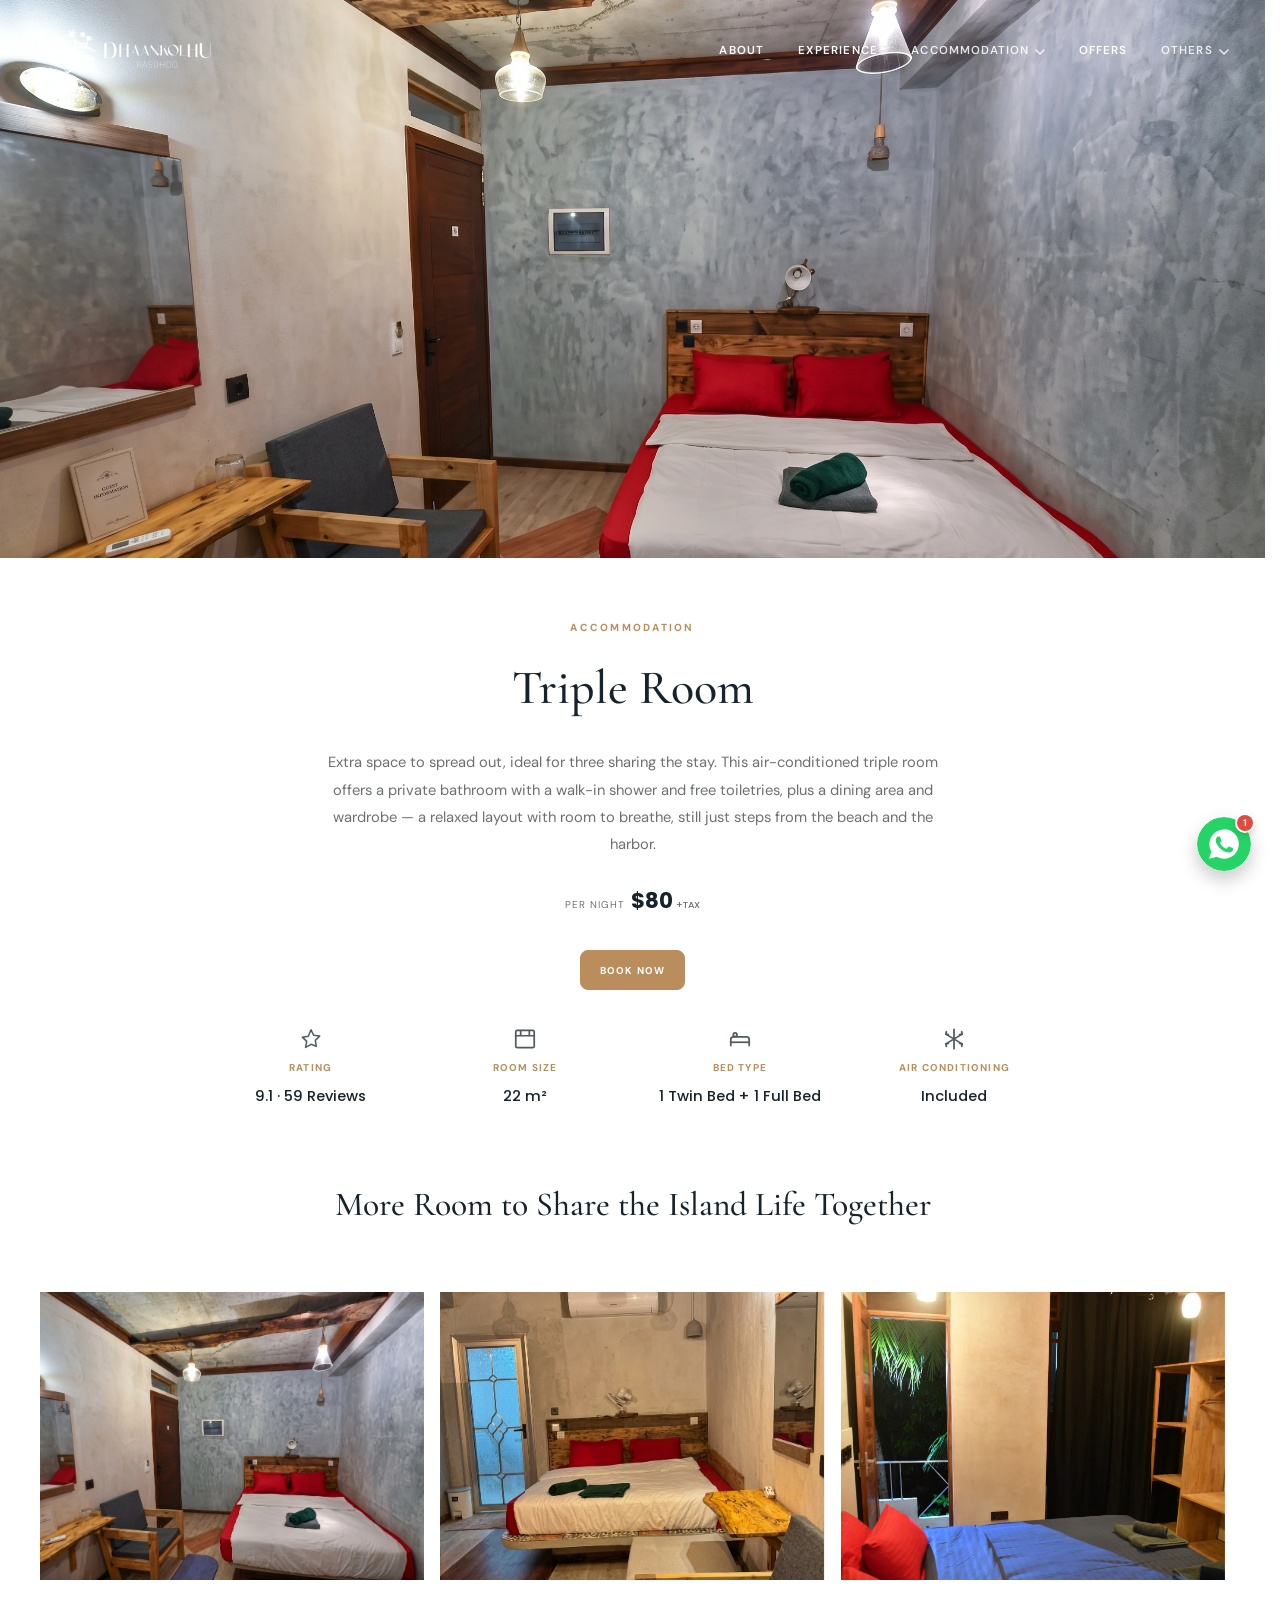
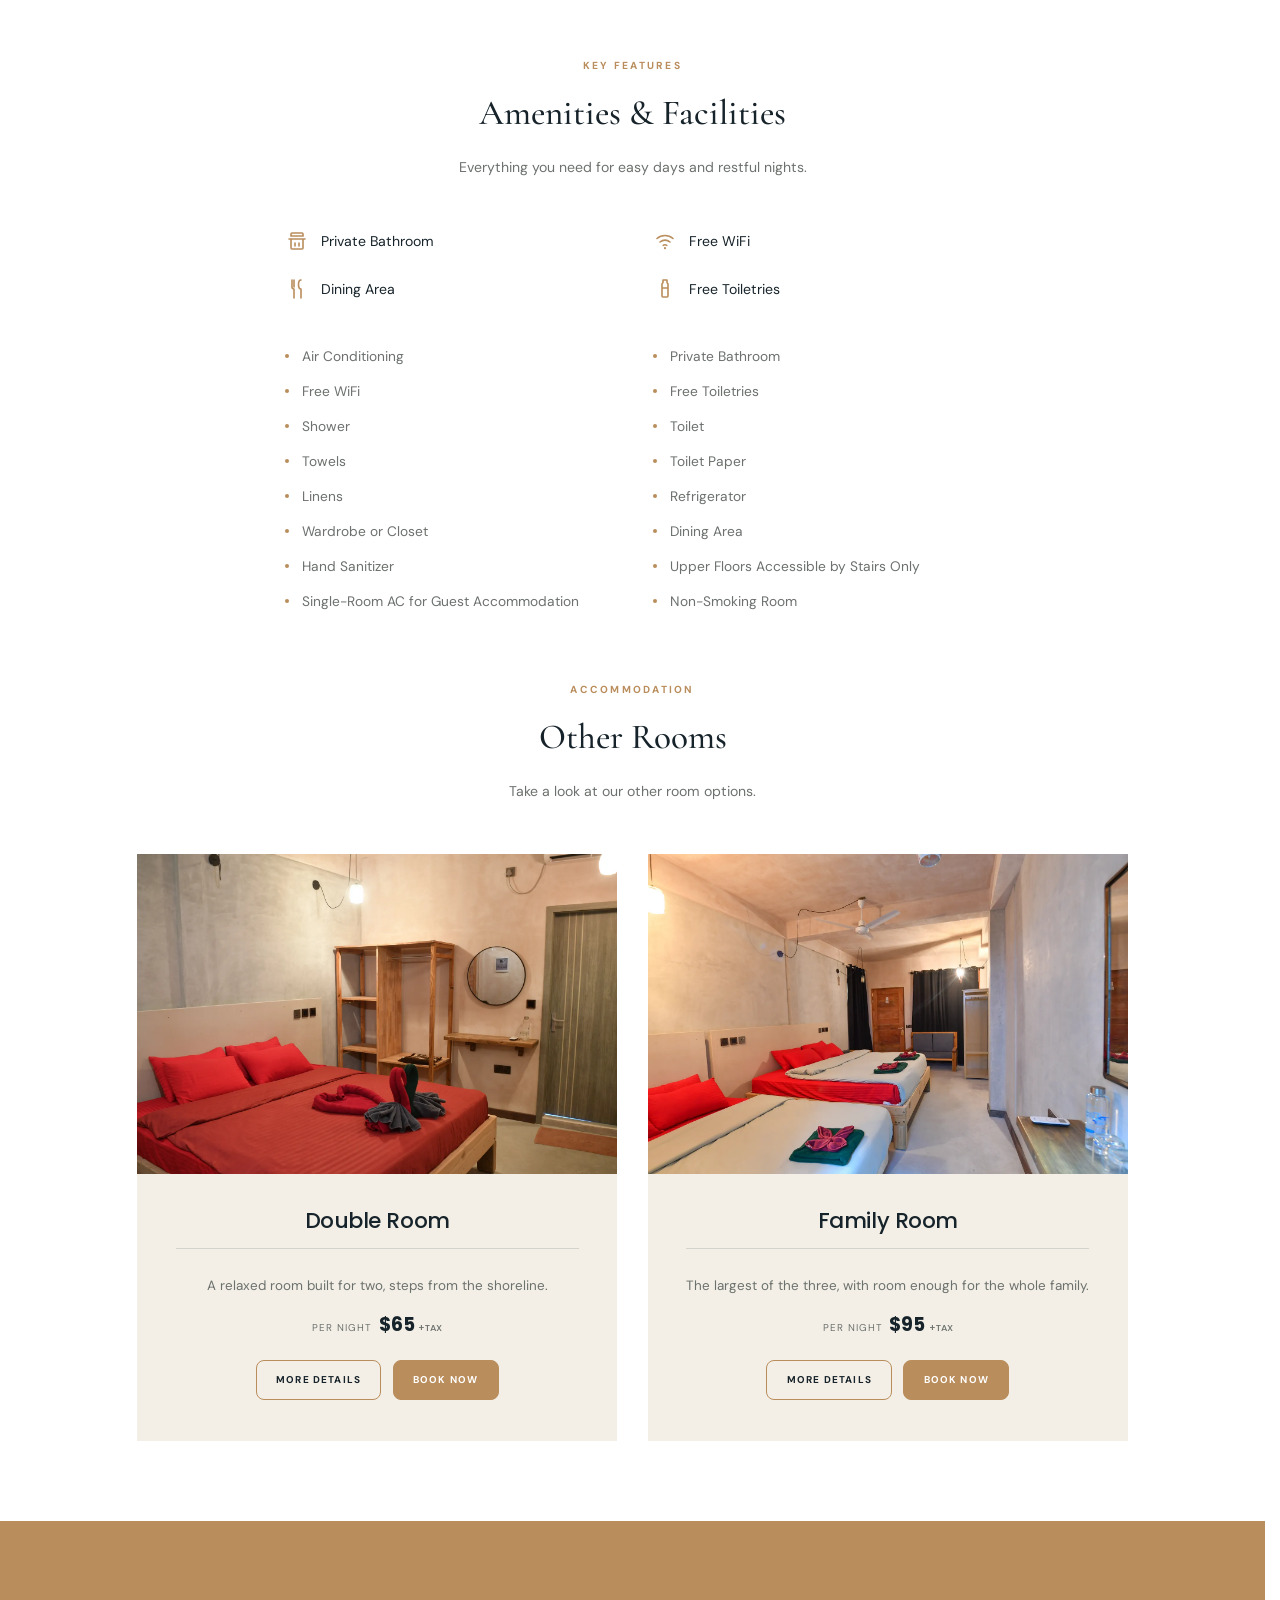
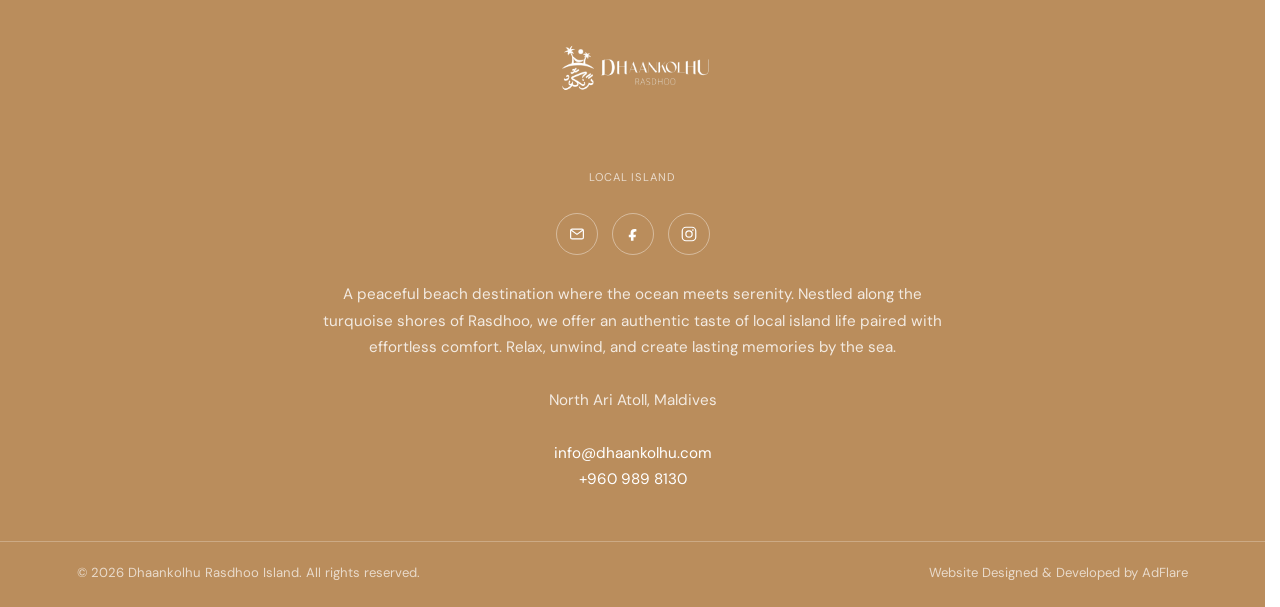
<file: triple-room.html>
<!doctype html>
<html lang="en">
<head>
  <meta charset="UTF-8" />
  <script>document.documentElement.classList.add("is-preload");</script>
  <meta name="viewport" content="width=device-width, initial-scale=1.0" />
  <meta name="theme-color" content="#0b6e70" />
  <meta name="description" content="Triple Room at Dhaankolhu Rasdhoo Island — extra space to spread out, ideal for three sharing the stay." />
  <link rel="icon" type="image/png" href="img/logo/favicon-light-bg.png" />
  <link rel="icon" type="image/png" href="img/logo/favicon-light-bg.png" media="(prefers-color-scheme: light)" />
  <link rel="icon" type="image/png" href="img/logo/favicon-dark-bg.png" media="(prefers-color-scheme: dark)" />
  <link rel="shortcut icon" type="image/png" href="img/logo/favicon-light-bg.png" />
  <link rel="preconnect" href="https://fonts.googleapis.com" />
  <link rel="preconnect" href="https://fonts.gstatic.com" crossorigin />
  <link href="https://fonts.googleapis.com/css2?family=DM+Sans:wght@400;500;600;700&family=Poppins:ital,wght@0,400;0,500;0,600;0,700;1,400;1,500&family=Cormorant+Garamond:ital,wght@0,500;0,600;1,500&display=swap" rel="stylesheet" />
  <link rel="stylesheet" href="style.css" />
  <link rel="stylesheet" href="room-detail.css" />
  <link rel="stylesheet" href="smooth-ux.css" />
  <title>Triple Room - Dhaankolhu Rasdhoo</title>
</head>
<body>
  <div class="site-shell">
    <header class="site-header" id="site-header">
      <a class="brand-lockup" href="index.html" aria-label="Dhaankolhu Rasdhoo Island home"><img class="brand-mark" src="img/logo/logo-white.png" alt="Dhaankolhu Rasdhoo Island logo" /></a>
      <div class="header-nav-group">
        <nav class="desktop-nav" aria-label="Primary navigation"><a href="index.html#about">About</a><a href="index.html#experience">Experience</a><div class="nav-dropdown"><a href="family-room.html" class="nav-dropdown-trigger">Accommodation<svg class="nav-dropdown-chevron" viewBox="0 0 10 6" fill="none" xmlns="http://www.w3.org/2000/svg" aria-hidden="true"><path d="M1 1L5 5L9 1" stroke="currentColor" stroke-width="1.5" stroke-linecap="round" stroke-linejoin="round"/></svg></a><div class="nav-dropdown-panel"><a href="double-room.html">Double Room</a><a href="triple-room.html">Triple Room</a><a href="family-room.html">Family Room</a></div></div><a href="offers.html">Offers</a><div class="nav-dropdown"><a href="index.html#highlights" class="nav-dropdown-trigger" data-nav-noop>Others<svg class="nav-dropdown-chevron" viewBox="0 0 10 6" fill="none" xmlns="http://www.w3.org/2000/svg" aria-hidden="true"><path d="M1 1L5 5L9 1" stroke="currentColor" stroke-width="1.5" stroke-linecap="round" stroke-linejoin="round"/></svg></a><div class="nav-dropdown-panel"><a href="index.html#highlights">Highlights</a><a href="index.html#gallery">Gallery</a></div></div></nav>
        <button class="menu-trigger" id="menu-trigger" type="button" aria-label="Open menu" aria-expanded="false"><span class="hamburger-icon"><span class="line line1"></span><span class="line line2"></span><span class="line line3"></span></span></button>
      </div>
    </header>
      <div class="header-contact-bubbles" id="header-contact-bubbles">
        <div class="header-contact-options" id="header-contact-options">
          <div class="chat-widget-panel" id="header-chat-widget-panel" role="dialog" aria-modal="false" aria-label="Chat with Dhaankolhu Rasdhoo" aria-hidden="true">
            <div class="chat-widget-header">
              <span class="chat-widget-avatar"><img loading="lazy" decoding="async" src="img/logo/favicon-light-bg.png" alt="" /></span>
              <span class="chat-widget-headtext">
                <strong>Dhaankolhu Rasdhoo</strong>
                <em>online</em>
              </span>
            </div>
            <div class="chat-widget-body">
              <div class="chat-widget-message">
                <span class="chat-widget-message-avatar"><img loading="lazy" decoding="async" src="img/logo/favicon-light-bg.png" alt="" /></span>
                <div class="chat-widget-bubble">Welcome to Dhaankolhu Rasdhoo! How can we help you?</div>
              </div>
            </div>
            <form class="chat-widget-inputrow" id="header-chat-widget-form">
              <input type="text" id="header-chat-widget-input" class="chat-widget-input" placeholder="Type here..." autocomplete="off" aria-label="Type your message" />
              <button type="submit" class="chat-widget-send" aria-label="Send on WhatsApp">
                <svg viewBox="0 0 24 24" width="18" height="18" fill="none" stroke="currentColor" stroke-width="2.2" stroke-linecap="round" stroke-linejoin="round"><line x1="5" y1="12" x2="19" y2="12"/><polyline points="12 5 19 12 12 19"/></svg>
              </button>
            </form>
            <a class="chat-widget-telegram-link" href="https://t.me/+9609898130" target="_blank" rel="noopener">
              <span class="chat-widget-telegram-icon"><img loading="lazy" decoding="async" src="img/telegram.webp" alt="" /></span>
              Chat on Telegram instead
            </a>
          </div>
        </div>
        <button class="header-contact-trigger" id="header-contact-trigger" type="button" aria-expanded="false" aria-controls="header-contact-options" aria-label="Contact us">
          <span class="header-contact-trigger-icon header-contact-trigger-icon-open" aria-hidden="true">
            <svg viewBox="0 0 24 24" width="100%" height="100%" style="display:block;"><circle cx="12" cy="12" r="12" fill="#25d366"/><path fill="#fff" d="M12.04 5.5c-3.61 0-6.54 2.93-6.54 6.54 0 1.15.3 2.28.87 3.27L5.4 18.6l3.42-.9a6.53 6.53 0 0 0 3.22.85h.003c3.61 0 6.545-2.93 6.545-6.54 0-1.75-.68-3.39-1.918-4.628A6.506 6.506 0 0 0 12.04 5.5zm3.837 9.354c-.16.45-.93.86-1.28.912-.328.05-.74.07-1.194-.075-.275-.088-.629-.205-1.083-.401-1.906-.823-3.15-2.74-3.244-2.867-.094-.127-.774-1.03-.774-1.966 0-.936.492-1.396.666-1.587.175-.19.381-.238.508-.238l.365.007c.118.005.276-.044.431.328.16.383.541 1.323.589 1.42.048.095.08.207.016.334-.064.127-.096.207-.19.317-.096.111-.201.248-.287.334-.096.096-.195.2-.084.39.111.19.494.817 1.062 1.324.729.65 1.344.852 1.535.949.19.096.301.08.412-.048.111-.127.476-.556.603-.746.127-.19.254-.16.428-.096.175.064 1.109.523 1.298.618.19.096.317.144.363.223.048.08.048.462-.112.911z"/></svg>
          </span>
          <span class="header-contact-trigger-icon header-contact-trigger-icon-close" aria-hidden="true">
            <svg viewBox="0 0 24 24" width="18" height="18" fill="none" stroke="currentColor" stroke-width="2.2" stroke-linecap="round" stroke-linejoin="round"><line x1="18" y1="6" x2="6" y2="18"/><line x1="6" y1="6" x2="18" y2="18"/></svg>
          </span>
        </button>
        <span class="header-contact-trigger-badge" aria-hidden="true">1</span>
      </div>


    <div class="mobile-menu" id="mobile-menu" aria-hidden="true">
      <div class="mobile-menu-inner">
        <span class="eyebrow">The local island edit</span>
        <nav aria-label="Mobile navigation">
          <a href="index.html#about"><span>01</span>About</a>
          <a href="index.html#experience"><span>02</span>Experience</a>
          <a href="family-room.html"><span>03</span>Accommodation</a>
          <a href="offers.html"><span>04</span>Offers</a>
          <a href="index.html#highlights"><span>05</span>Highlights</a>
          <a href="index.html#gallery"><span>06</span>Gallery</a>
        </nav>
        <div class="mobile-menu-divider"></div>
        <a class="mobile-book-now" href="book-now.html">Book now</a>
      </div>
    </div>

    <main>
      <div class="room-hero">
        <img loading="eager" decoding="async" src="img/room/triple1.webp" alt="Triple Room at Dhaankolhu Rasdhoo" />
      </div>

      <div class="room-intro">
        <span class="eyebrow reveal">Accommodation</span>
        <h1 class="reveal">Triple Room</h1>
        <p class="reveal">Extra space to spread out, ideal for three sharing the stay. This air-conditioned triple room offers a private bathroom with a walk-in shower and free toiletries, plus a dining area and wardrobe — a relaxed layout with room to breathe, still just steps from the beach and the harbor.</p>
        <div class="offer-card-price room-intro-price reveal"><span>Per night</span><strong>$80<small>+tax</small></strong></div>
        <a class="offer-btn offer-btn-solid" href="book-now.html">Book Now</a>
      </div>

      <div class="room-meta-row">
        <a class="room-meta-item room-meta-item-link" href="https://www.booking.com/hotel/mv/dhaankolhu-rasdhoo.html#tab-main" target="_blank" rel="noopener">
          <svg viewBox="0 0 24 24" fill="none" xmlns="http://www.w3.org/2000/svg"><path d="M12 3.5l2.47 5.01 5.53.8-4 3.9.94 5.5L12 16.9l-4.94 2.8.94-5.5-4-3.9 5.53-.8L12 3.5Z" stroke="currentColor" stroke-width="1.4" stroke-linejoin="round"/></svg>
          <span>Rating</span>
          <strong>9.1 · 59 Reviews</strong>
        </a>
        <div class="room-meta-item">
          <svg viewBox="0 0 24 24" fill="none" xmlns="http://www.w3.org/2000/svg"><rect x="3.5" y="4" width="17" height="16" rx="1.4" stroke="currentColor" stroke-width="1.6"/><path d="M3.5 9h17M8 4v5M16 4v5" stroke="currentColor" stroke-width="1.6"/></svg>
          <span>Room Size</span>
          <strong>22 m²</strong>
        </div>
        <div class="room-meta-item">
          <svg viewBox="0 0 24 24" fill="none" xmlns="http://www.w3.org/2000/svg"><path d="M3.5 18v-5.5C3.5 11.12 4.62 10 6 10h12c1.38 0 2.5 1.12 2.5 2.5V18" stroke="currentColor" stroke-width="1.6" stroke-linecap="round"/><path d="M3.5 15h17" stroke="currentColor" stroke-width="1.6"/><circle cx="7.5" cy="8" r="1.7" stroke="currentColor" stroke-width="1.6"/></svg>
          <span>Bed Type</span>
          <strong>1 Twin Bed + 1 Full Bed</strong>
        </div>
        <div class="room-meta-item">
          <svg viewBox="0 0 24 24" fill="none" xmlns="http://www.w3.org/2000/svg"><path d="M12 3v18M4.5 7.5l15 9M19.5 7.5l-15 9" stroke="currentColor" stroke-width="1.6" stroke-linecap="round"/><path d="M4.5 7.5l.4-2.2M4.5 7.5l2.2.4M19.5 7.5l-2.2.4M19.5 7.5l-.4-2.2M4.5 16.5l2.2-.4M4.5 16.5l.4 2.2M19.5 16.5l-.4 2.2M19.5 16.5l-2.2-.4" stroke="currentColor" stroke-width="1.6" stroke-linecap="round"/></svg>
          <span>Air Conditioning</span>
          <strong>Included</strong>
        </div>
      </div>

      <p class="room-tagline reveal">More Room to Share the Island Life Together</p>

      <div class="room-gallery">
        <div class="room-gallery-frame"><img loading="lazy" decoding="async" data-photos="img/room/triple1.webp|img/room/triple2.webp|img/room/triple.webp" src="img/room/triple1.webp" alt="Triple Room detail" /></div>
        <div class="room-gallery-frame"><img loading="lazy" decoding="async" data-photos="img/room/triple1.webp|img/room/triple2.webp|img/room/triple.webp" src="img/room/triple2.webp" alt="Triple Room" /></div>
        <div class="room-gallery-frame"><img loading="lazy" decoding="async" data-photos="img/room/triple1.webp|img/room/triple2.webp|img/room/triple.webp" src="img/room/triple.webp" alt="Triple Room detail" /></div>
      </div>

      <div class="room-features-heading">
        <span class="eyebrow reveal">Key Features</span>
        <h2 class="reveal">Amenities &amp; Facilities</h2>
        <p class="reveal">Everything you need for easy days and restful nights.</p>
      </div>

      <div class="room-amenities-icons">
        <div class="room-amenity-icon"><svg viewBox="0 0 24 24" fill="none" xmlns="http://www.w3.org/2000/svg"><path d="M7 4h10a1 1 0 0 1 1 1v2H6V5a1 1 0 0 1 1-1Z" stroke="currentColor" stroke-width="1.6"/><path d="M4 10h16M6 10v9a1 1 0 0 0 1 1h10a1 1 0 0 0 1-1v-9" stroke="currentColor" stroke-width="1.6" stroke-linecap="round"/><path d="M10 14v3M14 14v3" stroke="currentColor" stroke-width="1.6" stroke-linecap="round"/></svg><span>Private Bathroom</span></div>
        <div class="room-amenity-icon"><svg viewBox="0 0 24 24" fill="none" xmlns="http://www.w3.org/2000/svg"><path d="M4 9.5a12 12 0 0 1 16 0M7 13a7.6 7.6 0 0 1 10 0M10.2 16.4a3.2 3.2 0 0 1 3.6 0" stroke="currentColor" stroke-width="1.6" stroke-linecap="round"/><circle cx="12" cy="19.2" r="1.1" fill="currentColor"/></svg><span>Free WiFi</span></div>
        <div class="room-amenity-icon"><svg viewBox="0 0 24 24" fill="none" xmlns="http://www.w3.org/2000/svg"><path d="M7 3v7a2 2 0 0 0 2 2v9M7 3v7M9 3v7" stroke="currentColor" stroke-width="1.6" stroke-linecap="round" stroke-linejoin="round"/><path d="M16 3c-1.5 0-2.5 1.8-2.5 4.5S14.5 12 16 12v9" stroke="currentColor" stroke-width="1.6" stroke-linecap="round" stroke-linejoin="round"/></svg><span>Dining Area</span></div>
        <div class="room-amenity-icon"><svg viewBox="0 0 24 24" fill="none" xmlns="http://www.w3.org/2000/svg"><path d="M10 3h4v2.6l1 1.4v12a1 1 0 0 1-1 1h-4a1 1 0 0 1-1-1V7l1-1.4V3Z" stroke="currentColor" stroke-width="1.6" stroke-linejoin="round"/><path d="M9.5 11h5" stroke="currentColor" stroke-width="1.6" stroke-linecap="round"/></svg><span>Free Toiletries</span></div>
      </div>

      <ul class="room-amenities-list">
        <li>Air Conditioning</li>
        <li>Private Bathroom</li>
        <li>Free WiFi</li>
        <li>Free Toiletries</li>
        <li>Shower</li>
        <li>Toilet</li>
        <li>Towels</li>
        <li>Toilet Paper</li>
        <li>Linens</li>
        <li>Refrigerator</li>
        <li>Wardrobe or Closet</li>
        <li>Dining Area</li>
        <li>Hand Sanitizer</li>
        <li>Upper Floors Accessible by Stairs Only</li>
        <li>Single-Room AC for Guest Accommodation</li>
        <li>Non-Smoking Room</li>
      </ul>

      <div class="room-features-heading">
        <span class="eyebrow reveal">Accommodation</span>
        <h2 class="reveal">Other Rooms</h2>
        <p class="reveal">Take a look at our other room options.</p>
      </div>

      <div class="room-offers-grid">
        <article class="offer-card reveal">
          <div class="offer-card-media"><img loading="lazy" decoding="async" src="img/room/double.webp" alt="Double Room" /></div>
          <div class="offer-card-body">
            <h3>Double Room</h3>
            <p>A relaxed room built for two, steps from the shoreline.</p>
            <div class="offer-card-price"><span>Per night</span><strong>$65<small>+tax</small></strong></div>
            <div class="offer-card-actions">
              <a class="offer-btn offer-btn-outline" href="double-room.html">More Details</a>
              <a class="offer-btn offer-btn-solid" href="book-now.html">Book Now</a>
            </div>
          </div>
        </article>
        <article class="offer-card reveal">
          <div class="offer-card-media"><img loading="lazy" decoding="async" src="img/room/family%20room.webp" alt="Family Room" /></div>
          <div class="offer-card-body">
            <h3>Family Room</h3>
            <p>The largest of the three, with room enough for the whole family.</p>
            <div class="offer-card-price"><span>Per night</span><strong>$95<small>+tax</small></strong></div>
            <div class="offer-card-actions">
              <a class="offer-btn offer-btn-outline" href="family-room.html">More Details</a>
              <a class="offer-btn offer-btn-solid" href="book-now.html">Book Now</a>
            </div>
          </div>
        </article>
      </div>
    </main>

    <footer id="contact" class="site-footer-v2">
      <div class="footer-v2-center reveal">
        <div class="footer-v2-brand-row">
          <img loading="lazy" decoding="async" class="footer-mark" src="img/logo/logo-white.png" alt="Dhaankolhu Rasdhoo Island logo" />
        </div>
        <span class="footer-v2-tag">Local Island</span>
        <div class="footer-v2-socials">
          <a class="footer-v2-social-btn" href="mailto:info@dhaankolhu.com" aria-label="Email"><svg viewBox="0 0 24 24" fill="none" xmlns="http://www.w3.org/2000/svg"><rect x="3.5" y="5.5" width="17" height="13" rx="2" stroke="currentColor" stroke-width="1.6"/><path d="M4.5 7L12 12.5L19.5 7" stroke="currentColor" stroke-width="1.6" stroke-linecap="round" stroke-linejoin="round"/></svg></a>
          <a class="footer-v2-social-btn" href="#" target="_blank" rel="noopener noreferrer" aria-label="Facebook"><svg viewBox="0 0 24 24" fill="none" xmlns="http://www.w3.org/2000/svg"><path d="M14.5 8.5h2V5.6c-.35-.05-1.53-.15-2.9-.15-2.87 0-4.84 1.75-4.84 4.97v2.63H6.4v3.3h2.86V21h3.4v-4.65h2.75l.44-3.3h-3.19V10.8c0-.96.27-1.6 1.64-1.6Z" fill="currentColor"/></svg></a>
          <a class="footer-v2-social-btn" href="https://www.instagram.com/dhaankolhu/" target="_blank" rel="noopener noreferrer" aria-label="Instagram"><svg viewBox="0 0 24 24" fill="none" xmlns="http://www.w3.org/2000/svg"><rect x="3" y="3" width="18" height="18" rx="5" stroke="currentColor" stroke-width="1.6"/><circle cx="12" cy="12" r="4.2" stroke="currentColor" stroke-width="1.6"/><circle cx="17.2" cy="6.8" r="1.1" fill="currentColor"/></svg></a>
        </div>
        <p class="footer-v2-desc">A peaceful beach destination where the ocean meets serenity. Nestled along the turquoise shores of Rasdhoo, we offer an authentic taste of local island life paired with effortless comfort. Relax, unwind, and create lasting memories by the sea.</p>
        <p class="footer-v2-address">North Ari Atoll, Maldives</p>
        <p class="footer-v2-contact">
          <a href="mailto:info@dhaankolhu.com">info@dhaankolhu.com</a><br />
          <a href="tel:+9609898130">+960 989 8130</a>
        </p>
      </div>
      <div class="footer-v2-bottom">
        <span>© 2026 Dhaankolhu Rasdhoo Island. All rights reserved.</span>
        <div class="footer-v2-legal"><span>Website Designed &amp; Developed by <a href="https://www.ad-flare.org/" target="_blank" rel="noopener noreferrer">AdFlare</a></span></div>
      </div>
    </footer>
  </div>

  <script src="room-detail.js"></script>
  <script src="smooth-ux.js" defer></script>
</body>
</html>
</file>
<file: style.css>
/* Editorial Island Luxury: ivory paper, mineral ocean teal, restrained brass, editorial offsets, and quiet-luxury motion. */

:root {
  --primary: #0b6e70;
  --primary-foreground: #f5f1e8;
  --sidebar-primary: #0b6e70;
  --sidebar-primary-foreground: #f5f1e8;
  --chart-1: #0b6e70;
  --chart-2: #ba8d5c;
  --chart-3: #183d3d;
  --chart-4: #ddd3c1;
  --chart-5: #17232a;
  --radius: 0.4rem;
  --background: #f5f1e8;
  --foreground: #17232a;
  --card: #fffdf7;
  --card-foreground: #17232a;
  --popover: #fffdf7;
  --popover-foreground: #17232a;
  --secondary: #e8e1d4;
  --secondary-foreground: #17232a;
  --muted: #eae3d8;
  --muted-foreground: #6c716d;
  --accent: #ba8d5c;
  --accent-foreground: #fffdf7;
  --destructive: #a44636;
  --destructive-foreground: #fffdf7;
  --border: rgba(23, 35, 42, 0.14);
  --input: rgba(23, 35, 42, 0.18);
  --ring: #0b6e70;
  --sidebar: #f5f1e8;
  --sidebar-foreground: #17232a;
  --sidebar-accent: #e8e1d4;
  --sidebar-accent-foreground: #17232a;
  --sidebar-border: rgba(23, 35, 42, 0.14);
  --sidebar-ring: #0b6e70;
  --ink: #17232a;
  --ivory: #f5f1e8;
  --paper: #fffdf7;
  --teal: #0b6e70;
  --teal-deep: #123d40;
  --brass: #ba8d5c;
  --ease-out: cubic-bezier(0.23, 1, 0.32, 1);
  --ease-in-out: cubic-bezier(0.77, 0, 0.175, 1);
}

* { box-sizing: border-box; }
html { scroll-behavior: smooth; background: #fff; overflow-x: hidden; scrollbar-gutter: stable; }
body {
  margin: 0;
  background: var(--ivory);
  color: var(--ink);
  font-family: "DM Sans", Arial, sans-serif;
  font-size: 15px;
  line-height: 1.6;
  text-rendering: optimizeLegibility;
  -webkit-font-smoothing: antialiased;
  overflow-x: hidden;
}
button, input, select { font: inherit; }
button { border: 0; }
a { color: inherit; text-decoration: none; }
img { display: block; max-width: 100%; }
::selection { background: var(--teal); color: var(--ivory); }


.site-shell { overflow: hidden; background: #fff; }

/* ==========================================================================
   Smooth cross-page transitions (e.g. Home -> Book Now, like maafushi.com's
   "Book Now" open). Works with the tiny inline script in each <head> that
   adds "is-preload" before first paint, plus the click-intercept logic in
   script.js / book-now.js. Pure opacity + transform (GPU-friendly) so it
   stays smooth with no jank/lag.
   ========================================================================== */
html.is-preload body { opacity: 0; }
body {
  opacity: 1;
  /* NOTE: intentionally no "transform" on <body> — a transform here would make
     it the containing block for any position:fixed descendant (like our
     navbar), breaking "stick to the viewport" and causing the header to
     scroll away instead of staying pinned. Opacity-only fade avoids that. */
  transition: opacity .22s cubic-bezier(.4,0,.2,1);
}
/* JS adds this right before navigating to the next page */
body.is-leaving { opacity: 0; pointer-events: none; }

/* Quick, smooth fade-in for lazy-loaded images (see script.js) — hidden
   until loaded, then a short 300ms fade rather than an abrupt pop. Kept
   fast on purpose so scrolling through the gallery/cards still feels
   snappy instead of laggy. */
img[loading="lazy"], img.fade-load { opacity: 0; transition: opacity .3s ease; }
img[loading="lazy"].is-loaded, img.fade-load.is-loaded { opacity: 1; }
@media (prefers-reduced-motion: reduce) {
  img[loading="lazy"], img.fade-load { opacity: 1; transition: none; }
}
.site-header {
  position: fixed;
  inset: 0 0 auto;
  z-index: 50;
  display: grid;
  grid-template-columns: auto 1fr auto;
  align-items: center;
  align-content: center;
  gap: 2rem;
  padding: 0 clamp(1.25rem, 4vw, 4.75rem);
  color: #fff;
  border-bottom: none;
  overflow: visible;
  transition: background-color .35s var(--ease-out), color .35s var(--ease-out), border-color .35s var(--ease-out), box-shadow .35s var(--ease-out), min-height .35s var(--ease-out), padding-top .35s var(--ease-out), padding-bottom .35s var(--ease-out), transform .5s var(--ease-out), opacity .5s var(--ease-out);
  will-change: min-height, padding-top, padding-bottom, background-color, transform, opacity;
}
/* hide-on-scroll-down / reveal-on-scroll-up: JS toggles this class in script.js */
.site-header.is-hidden { transform: translateY(-100%); }
/* smooth "drawer" close — JS adds this alongside .is-hidden (book-now.js)
   when a booking step starts, for a slower, more deliberate slide-up than
   the snappy scroll-triggered hide above. */
.site-header.is-drawer-hidden {
  transition: background-color .35s var(--ease-out), color .35s var(--ease-out), border-color .35s var(--ease-out), box-shadow .35s var(--ease-out), min-height .35s var(--ease-out), padding-top .35s var(--ease-out), padding-bottom .35s var(--ease-out), transform 1.5s cubic-bezier(.65,0,.35,1), opacity 1.5s cubic-bezier(.65,0,.35,1);
}
/* Slow, deliberate "drawer sliding open" reveal for the navbar — used when
   it reappears alongside the hero story's final full-bleed frame chapter,
   instead of the snappy .5s scroll-triggered fade above. JS adds this class
   right as it removes .is-story-hidden, then clears it once settled. */
.site-header.is-frame-reveal {
  transition: background-color .35s var(--ease-out), color .35s var(--ease-out), border-color .35s var(--ease-out), box-shadow .35s var(--ease-out), min-height .35s var(--ease-out), padding-top .35s var(--ease-out), padding-bottom .35s var(--ease-out), transform 1.5s cubic-bezier(.16,1,.3,1), opacity 1.5s cubic-bezier(.16,1,.3,1);
}
/* hidden while the pinned hero story is playing through its scroll-linked
   chapters, so the welcome/about text can sit dead-center in the full
   viewport with nothing overlapping it — JS toggles this in script.js */
.site-header.is-story-hidden { opacity: 0; transform: translateY(-14px); pointer-events: none; }
.site-header.is-scrolled {
  background: rgba(245,241,232,.9);
  color: var(--ink);
  border-color: rgba(23,35,42,.12);
  box-shadow: 0 12px 36px rgba(23,35,42,.08);
  backdrop-filter: blur(16px);
}
.header-left { display: flex; align-items: center; gap: clamp(1rem, 2.6vw, 2rem); justify-self: start; }
.brand-lockup { display: inline-flex; align-items: center; gap: .7rem; justify-self: start; }
.brand-mark { width: 84px; height: 84px; object-fit: contain; filter: none; transition: filter .35s var(--ease-out); transform: scale(2); transform-origin: right center; margin-left: 84px; }
.site-header.is-scrolled .brand-mark { filter: brightness(0); }
.site-header.is-scrolled .header-cta { border-color: rgba(11,110,112,.22); background: linear-gradient(135deg, rgba(255,255,255,.86), rgba(208,232,230,.58)); box-shadow: inset 0 1px 0 rgba(255,255,255,.95), 0 8px 25px rgba(11,110,112,.08); }
.brand-type { display: grid; gap: 0; line-height: 1; }
.brand-type strong { font-family: "Poppins", Arial, sans-serif; font-size: 1.12rem; font-weight: 600; letter-spacing: -.02em; }
.brand-type small { margin-top: .25rem; font-size: .44rem; font-weight: 700; letter-spacing: .2em; text-transform: uppercase; opacity: .72; }
/* Groups the nav links + Book now button (+ mobile menu-trigger) together
   as one right-hand cluster, so with .site-header's grid now split
   auto / 1fr / auto, the empty 1fr middle column opens up as breathing
   room between the logo and this group instead of the nav sitting
   dead-center. */
.header-nav-group { display: flex; align-items: center; gap: clamp(1.6rem, 3vw, 3.2rem); grid-column: 3; justify-self: end; }
.desktop-nav { display: flex; align-items: center; justify-content: center; gap: clamp(1.2rem, 2.8vw, 3.1rem); }

/* Accommodation nav dropdown — trigger keeps the same look as the other
   desktop-nav links (it's a plain <a>, styled by .desktop-nav a above)
   with a small chevron added; the panel opens on hover/focus below it,
   listing the three room types with the first one picked out in brass
   to match the reference screenshot's highlighted top row. */
.nav-dropdown { position: relative; display: flex; align-items: center; }
.nav-dropdown-trigger { display: inline-flex; align-items: center; gap: .38rem; }
.nav-dropdown-chevron { width: 10px; height: 10px; flex-shrink: 0; transition: transform .25s var(--ease-out); }
.nav-dropdown.is-open .nav-dropdown-chevron,
.nav-dropdown:hover .nav-dropdown-chevron,
.nav-dropdown:focus-within .nav-dropdown-chevron { transform: rotate(180deg); }

.nav-dropdown-panel {
  position: absolute;
  top: calc(100% + 1.1rem);
  left: 50%;
  transform: translateX(-50%) translateY(-8px);
  min-width: 240px;
  background: #fff;
  box-shadow: 0 20px 44px rgba(23, 35, 42, .18);
  opacity: 0;
  visibility: hidden;
  pointer-events: none;
  transition: opacity .25s var(--ease-out), transform .25s var(--ease-out), visibility .25s;
  z-index: 20;
}
/* Invisible "bridge" filling the 1.1rem gap between the trigger and the
   panel above it — without this, moving the mouse from the trigger word
   down to the panel crosses a dead strip with nothing rendered in it, so
   the cursor drifts off ".nav-dropdown" mid-travel, the panel starts
   fading out, and the click on Highlights/Gallery lands on a
   closing/already-gone panel (feels "stuck"/unresponsive). Since this
   sits inside .nav-dropdown-panel, hovering it still counts as hovering
   a descendant of .nav-dropdown, so the panel stays open the whole way down. */
.nav-dropdown-panel::before {
  content: "";
  position: absolute;
  left: 0;
  right: 0;
  bottom: 100%;
  height: 1.1rem;
}
/* Opens on hover — :focus-within is kept so keyboard/tab users can still
   reach it; .is-open is kept as a harmless fallback in case anything
   still toggles it. */
.nav-dropdown.is-open .nav-dropdown-panel,
.nav-dropdown:hover .nav-dropdown-panel,
.nav-dropdown:focus-within .nav-dropdown-panel {
  opacity: 1;
  visibility: visible;
  transform: translateX(-50%) translateY(0);
  pointer-events: auto;
}
.nav-dropdown-panel a {
  display: block;
  /* .desktop-nav a further down (padding: .4rem 0) sits later in the
     cascade at the SAME specificity as this rule, so it was silently
     winning and zeroing out the left/right padding on every panel row —
     invisible while the panel had a fixed 240px min-width to spare, but
     as soon as the Others panel was shrunk to fit its own content, the
     text had no breathing room and pressed right up against (and visually
     "clipped" into) the box edge. ".nav-dropdown .nav-dropdown-panel a"
     below bumps this one class higher in specificity so it wins instead. */
  padding: .95rem 1.4rem;
  font-family: "DM Sans", Arial, Helvetica, sans-serif;
  font-size: .72rem;
  font-weight: 400;
  letter-spacing: .07em;
  text-transform: uppercase;
  text-align: center;
  color: var(--ink);
  opacity: 1;
  transform: none;
  transition: background .2s ease, color .2s ease;
  white-space: nowrap;
}
.nav-dropdown-panel a::after { content: none; }
.nav-dropdown .nav-dropdown-panel a { padding: .95rem 1.4rem; }
/* The Others dropdown is the one closest to the right edge of the header
   (last item before "Book now"), so centering its panel under the
   trigger (left:50%/translateX(-50%)) could push it past the right edge
   of the viewport on narrower desktop widths — most visible on
   book-now.html, whose header has less room to the right. Right-align
   that one panel to the trigger's right edge instead so it always stays
   inside the viewport, however narrow. Accommodation (first dropdown)
   has more room to its right and keeps the centered style above. */
.nav-dropdown:last-of-type .nav-dropdown-panel {
  left: auto;
  right: 0;
  /* "Others" only holds two short one-word rows (Highlights/Gallery), unlike
     Accommodation's longer "Triple Room" etc. — the shared 240px min-width
     above made this panel sprawl far past its own trigger, overlapping
     "Offers" and reaching almost to "Accommodation". Shrink it to fit its
     own content instead, so it visually sits under "Others" like the
     trigger it belongs to. */
  min-width: 0;
  width: max-content;
  transform: translateY(-8px);
}
.nav-dropdown:last-of-type.is-open .nav-dropdown-panel,
.nav-dropdown:last-of-type:hover .nav-dropdown-panel,
.nav-dropdown:last-of-type:focus-within .nav-dropdown-panel {
  transform: translateY(0);
}
/* Thin divider between rows so the three room names don't run together —
   skip it on the first row (nothing above it to separate from). */
.nav-dropdown-panel a + a { border-top: 1px solid rgba(23, 35, 42, .1); }
/* Each row highlights only while the cursor is actually over it — no
   row stays highlighted by default. */
.nav-dropdown-panel a:hover { background: var(--brass); color: #fff !important; }

/* .desktop-nav a's transparent-over-hero / scrolled color rules (further
   down this file) target every anchor inside .desktop-nav, including
   these panel links — without this override the rows inherited white
   text on the panel's white background and went invisible. The panel
   itself is always solid white, so its links must always stay dark
   regardless of header state — hence !important, since those header-
   state rules sit later in the cascade at equal specificity. */
.nav-dropdown-panel a { color: var(--ink) !important; }

@media (max-width: 900px) {
  .nav-dropdown-panel { display: none; }
}
.desktop-nav a { position: relative; padding: .4rem 0; font-size: .72rem; font-weight: 700; letter-spacing: .13em; text-transform: uppercase; opacity: .82; transition: opacity .2s ease; }
.desktop-nav a::after { content: ""; position: absolute; left: 0; right: 100%; bottom: 0; height: 1px; background: currentColor; transition: right .3s var(--ease-out); }
.desktop-nav a:hover { opacity: 1; }
.desktop-nav a:hover::after { right: 0; }
.header-cta { justify-self: end; display: inline-flex; align-items: center; justify-content: center; line-height: 1; gap: .4rem; min-height: 34px; padding: .5rem .82rem; border: 1px solid rgba(255,255,255,.44); border-radius: 0; background: linear-gradient(135deg, rgba(255,255,255,.7), rgba(255,255,255,.28)); color: var(--ink); box-shadow: inset 0 1px 0 rgba(255,255,255,.9), 0 8px 28px rgba(3,22,26,.12); backdrop-filter: blur(18px) saturate(135%); -webkit-backdrop-filter: blur(18px) saturate(135%); font-size: .58rem; font-weight: 700; letter-spacing: .09em; text-transform: uppercase; transition: transform .18s var(--ease-out), background .25s ease, color .25s ease, border-color .25s ease, box-shadow .25s ease; }
.header-cta:hover { border-color: rgba(255,255,255,.7); background: linear-gradient(135deg, rgba(255,255,255,.88), rgba(186,141,92,.72)); color: var(--ink); box-shadow: inset 0 1px 0 rgba(255,255,255,.95), 0 10px 28px rgba(3,22,26,.18); }
.header-cta:active, .button:active, .circle-link:active { transform: scale(.97); }
.menu-trigger { display: none; justify-self: end; color: currentColor; background: transparent; }
/* Hamburger icon lines — previously only defined in book-now.css, so the
   button rendered with no visible icon on index.html and the room-detail
   pages (family-room.html, double-room.html, triple-room.html), none of
   which load book-now.css. Moved here into the shared stylesheet so the
   icon actually shows up on every page. */
#menu-trigger { position: relative !important; width: 40px !important; height: 40px !important; align-items: center !important; justify-content: center !important; }
#menu-trigger .hamburger-icon { position: relative; width: 22px; height: 16px; display: inline-block; }
#menu-trigger .hamburger-icon .line { position: absolute; left: 0; width: 100%; height: 2px; background: currentColor; border-radius: 2px; transition: transform .35s cubic-bezier(.65,0,.35,1), opacity .25s ease, top .35s cubic-bezier(.65,0,.35,1); }
#menu-trigger .hamburger-icon .line1 { top: 0; }
#menu-trigger .hamburger-icon .line2 { top: 7px; }
#menu-trigger .hamburger-icon .line3 { top: 14px; }
#menu-trigger[aria-expanded="true"] .hamburger-icon .line1 { top: 7px; transform: rotate(45deg); }
#menu-trigger[aria-expanded="true"] .hamburger-icon .line2 { opacity: 0; transform: scaleX(0); }
#menu-trigger[aria-expanded="true"] .hamburger-icon .line3 { top: 7px; transform: rotate(-45deg); }
.site-shell:has(.mobile-menu.is-open) .site-header #menu-trigger { color: #12100d !important; z-index: 1002 !important; position: relative !important; }

.mobile-menu { display: none; }
.hero-section { position: relative; min-height: max(700px, 100svh); display: grid; place-items: center; isolation: isolate; color: #fff; background: var(--teal-deep); }
@media (min-width: 641px) {
  .hero-section { min-height: clamp(600px, 82svh, 820px); }
}
/* ---------- Hero intro: the page opens on the full-screen video, then the
   whole hero shrinks into a rounded card (clip-path on .story-sticky, see
   index.html) before the header slides in and the headline blurs/rises in.
   The wrap below only carries the per-chapter zoom applied by the stepper
   in script.js, so it doesn't fight with the ambient drift animation living
   on .hero-backdrop itself. ---------- */
.hero-backdrop-wrap { position: absolute; inset: 0; z-index: -3; overflow: hidden; transform: scale(1) translateZ(0); transform-origin: center; transition: transform 1.1s cubic-bezier(.22,.68,0,1); will-change: transform; backface-visibility: hidden; }
/* Loop-stutter fix: give the <video> itself its own compositor layer,
   separate from the wrapper's scroll-driven scale transform above. Without
   this, every scale() the stepper applies to .hero-backdrop-wrap forces the
   browser to repaint the video's decoded frames on the main thread, and if
   that repaint lands right on the loop boundary it shows up as a visible
   pause/stutter before it restarts. translateZ(0) + will-change promotes the
   video to the GPU so the wrapper's transform and the video's own decode/
   loop timing stay independent. */
.hero-backdrop { will-change: transform; backface-visibility: hidden; transform: translateZ(0); }
.hero-backdrop, .hero-shade, .hero-grain { position: absolute; inset: 0; }
.hero-backdrop { animation: none; } /* now a <video> — framing/cover handled by the
  object-fit/object-position rules in index.html's inline style block, not a
  CSS background-image, so nothing to set here anymore. */
.hero-section.is-intro-done .hero-backdrop { animation: hero-drift 16s ease-in-out infinite alternate; }
.hero-shade { z-index: -2; background: linear-gradient(90deg, rgba(4,19,22,.30) 0%, rgba(3,24,25,.14) 48%, rgba(4,19,22,.04) 100%), linear-gradient(0deg, rgba(4,19,22,.18) 0%, transparent 42%, rgba(4,19,22,.08) 100%); }
.hero-grain { z-index: -1; pointer-events: none; opacity: .14; background-image: url("data:image/svg+xml,%3Csvg viewBox='0 0 180 180' xmlns='http://www.w3.org/2000/svg'%3E%3Cfilter id='n'%3E%3CfeTurbulence type='fractalNoise' baseFrequency='.9' numOctaves='2' stitchTiles='stitch'/%3E%3C/filter%3E%3Crect width='100%25' height='100%25' filter='url(%23n)' opacity='.2'/%3E%3C/svg%3E"); mix-blend-mode: soft-light; }
.hero-content { width: min(100% - 2.5rem, 1080px); display: flex; flex-direction: column; align-items: center; justify-content: center; padding-top: 0; text-align: center; }
/* text rises up per WORD (see script.js splitIntoWords), staggered, once
   the zoom-out reveal begins — .hero-rise itself is just a marker now */
.word-rise { display: inline-block; opacity: 0; transform: translateY(30px); transition: opacity .9s cubic-bezier(.16,1,.3,1), transform .9s cubic-bezier(.16,1,.3,1); will-change: opacity, transform; }
.word-rise.is-shown { opacity: 1; transform: translateY(0); }
/* hero headline only: each word also de-blurs as it rises in */
.hero-content .word-rise { filter: blur(10px); transition: opacity .8s cubic-bezier(.16,1,.3,1), transform .8s cubic-bezier(.16,1,.3,1), filter .8s cubic-bezier(.16,1,.3,1); will-change: opacity, transform, filter; }
.hero-content .word-rise.is-shown { filter: blur(0); }
/* header starts hidden and fades/slides in alongside the reveal */
.site-header.is-intro-hidden { opacity: 0; transform: translateY(-18px); pointer-events: none; }
@media (prefers-reduced-motion: reduce) {
  .hero-backdrop-wrap { transition: none; transform: scale(1); }
  .word-rise { transition: none; opacity: 1; transform: none; }
  .hero-content .word-rise { transition: none; filter: none; }
  .site-header.is-intro-hidden { transition: none; opacity: 1; transform: none; }
  .hero-explore-btn { transition: none !important; opacity: 1; transform: none; }
}
.hero-explore-btn { margin-top: 2.6rem; min-height: 50px; padding: .9rem 2.1rem; }
/* Liquid-glass treatment matching the "Book your stay" CTA (.frame-cta-glass
   in index.html's inline styles) — frosted, saturated blur with a crisp
   border and soft outer glow. Tinted with the brand teal (not plain white)
   so the glass reads as a solid, legible pill rather than a washed-out
   sheet — plain white glass let the bright aerial photo bleed straight
   through and killed the white text's contrast. The heavier blur is what
   gives the "frosted" look in the reference screenshot: the photo behind
   is still visible, just softened into a color wash instead of sharp detail. */
.hero-explore-btn {
  background: linear-gradient(135deg, rgba(11,110,112,.97), rgba(4,38,46,.97));
  border: 1.5px solid rgba(255,255,255,.8);
  color: #fff;
  text-shadow: 0 1px 6px rgba(0,0,0,.6);
  box-shadow: 0 10px 30px rgba(0,0,0,.5), inset 0 1px 0 rgba(255,255,255,.35);
  backdrop-filter: blur(22px) saturate(160%);
  -webkit-backdrop-filter: blur(22px) saturate(160%);
}
.hero-explore-btn:hover {
  background: linear-gradient(135deg, rgba(11,110,112,1), rgba(4,38,46,1));
  border-color: rgba(255,255,255,.95);
  color: #fff;
}
/* the button rises up as one piece (not word-by-word like the eyebrow/title/
   copy above it) — splitting its text into separate word spans would make
   them flex-items inside .button's own "gap", which visibly shoved
   "Explore" and "Rasdhoo" apart. Only the pre-reveal hidden state lives
   here; the actual 2s reveal transition is applied temporarily via inline
   style in script.js and cleared right after, so it doesn't permanently
   override .button's own (much faster) hover/active transition — that
   override was what made hovering/pressing the button feel broken. */
.hero-explore-btn { opacity: 0; transform: translateY(30px); }
.hero-explore-btn.is-shown { opacity: 1; transform: translateY(0); }
.hero-explore-btn.is-shown { opacity: 1; transform: translateY(0); }
.hero-eyebrow { color: rgba(255,255,255,.8); margin-bottom: .4rem; }
.eyebrow { display: inline-block; color: var(--brass); font-size: .64rem; font-weight: 700; letter-spacing: .25em; line-height: 1.2; text-transform: uppercase; }
.hero-title { max-width: 100%; margin: 1.1rem auto 1.3rem; font-family: "Poppins", Arial, sans-serif; font-size: clamp(1.8rem, 2.8vw, 2.8rem); font-weight: 500; letter-spacing: -.065em; line-height: 1.15; text-wrap: balance; }
.hero-title-break { display: none; }
.hero-copy { max-width: 30rem; margin: .6rem auto 0; font-size: clamp(.95rem, 1.35vw, 1.14rem); color: rgba(255,255,255,.83); }
.hero-actions { display: flex; align-items: center; justify-content: center; gap: 1rem; margin-top: 2.6rem; }
.button { display: inline-flex; align-items: center; justify-content: center; gap: .75rem; min-height: 45px; padding: .78rem 1.2rem; border: 1px solid rgba(255,255,255,.38); border-radius: 999px; background: linear-gradient(135deg, rgba(255,255,255,.26), rgba(255,255,255,.1)); color: #fff; box-shadow: inset 0 1px 0 rgba(255,255,255,.48), 0 9px 25px rgba(3,22,26,.14); backdrop-filter: blur(18px) saturate(135%); -webkit-backdrop-filter: blur(18px) saturate(135%); font-size: .68rem; font-weight: 700; letter-spacing: .12em; line-height: 1; text-transform: uppercase; transition: transform .18s var(--ease-out), background .25s ease, color .25s ease, border-color .25s ease, box-shadow .25s ease; }
.button:hover { transform: translateY(-2px); }
.button-light { border-color: rgba(255,255,255,.72); background: linear-gradient(135deg, rgba(255,255,255,.82), rgba(255,255,255,.38)); color: var(--ink); }
.button-light:hover { border-color: rgba(255,255,255,.92); background: linear-gradient(135deg, rgba(255,255,255,.92), rgba(186,141,92,.7)); color: var(--ink); box-shadow: inset 0 1px 0 rgba(255,255,255,.95), 0 12px 30px rgba(3,22,26,.2); }
.button-dark { border-color: rgba(11,110,112,.42); background: linear-gradient(135deg, rgba(11,110,112,.64), rgba(18,61,64,.46)); color: #fff; }
.button-dark:hover { border-color: rgba(186,141,92,.7); background: linear-gradient(135deg, rgba(11,110,112,.76), rgba(186,141,92,.5)); color: #fff; }
.circle-link { display: inline-grid; place-items: center; width: 45px; height: 45px; border: 1px solid rgba(255,255,255,.6); border-radius: 50%; color: #fff; background: linear-gradient(135deg, rgba(255,255,255,.22), rgba(255,255,255,.06)); box-shadow: inset 0 1px 0 rgba(255,255,255,.42), 0 8px 22px rgba(3,22,26,.12); backdrop-filter: blur(18px) saturate(135%); -webkit-backdrop-filter: blur(18px) saturate(135%); transition: background .25s ease, border-color .25s ease, transform .18s var(--ease-out), box-shadow .25s ease; }
.circle-link:hover { background: var(--brass); border-color: var(--brass); transform: translateY(-2px) rotate(-8deg); }
.circle-link-large { width: 62px; height: 62px; }
.hero-rail { position: absolute; top: 50%; font-size: .58rem; font-weight: 700; letter-spacing: .18em; text-transform: uppercase; writing-mode: vertical-rl; color: rgba(255,255,255,.68); }
.hero-rail-left { left: clamp(1.25rem, 4vw, 4.75rem); transform: rotate(180deg) translateY(50%); }
.hero-rail-right { right: clamp(1.25rem, 4vw, 4.75rem); transform: translateY(-50%); }
.hero-bottomline { position: absolute; inset: auto clamp(1.25rem, 4vw, 4.75rem) 2.2rem; display: flex; justify-content: space-between; padding-top: 1rem; border-top: 1px solid rgba(255,255,255,.28); color: rgba(255,255,255,.68); font-size: .58rem; font-weight: 700; letter-spacing: .18em; text-transform: uppercase; }
.hero-scroll-label { display: inline-flex; align-items: center; gap: .65rem; }

.section-shell { width: min(100% - 2.5rem, 1280px); margin: 0 auto; }
.section-index { display: flex; align-items: center; gap: .55rem; padding-top: 1.4rem; border-top: 1px solid rgba(23,35,42,.18); color: var(--teal); font-size: .62rem; font-weight: 700; letter-spacing: .16em; text-transform: uppercase; }
.section-index span { color: var(--muted-foreground); font-weight: 500; }
.intro-section { padding-top: clamp(6rem, 11vw, 11rem); padding-bottom: clamp(3rem, 6vw, 5rem); }
.intro-layout { display: grid; grid-template-columns: minmax(170px, .75fr) minmax(0, 2.8fr); gap: clamp(2rem, 8vw, 10rem); padding-top: clamp(3rem, 6vw, 6.2rem); }
.intro-aside { align-self: start; padding-top: .55rem; color: var(--muted-foreground); }
.intro-aside .eyebrow { color: var(--brass); }
.intro-aside p { max-width: 10rem; margin: 1.25rem 0 0; font-family: "Poppins", Arial, sans-serif; font-size: 1.25rem; line-height: 1.12; }
.vertical-rule { width: 1px; height: 76px; margin-top: 2.2rem; background: var(--brass); }
.display-heading { margin: 0; font-family: "Poppins", Arial, sans-serif; font-size: clamp(3rem, 6.3vw, 6.9rem); font-weight: 500; letter-spacing: -.06em; line-height: .88; text-wrap: balance; }
.display-heading em, h1 em, h2 em { color: var(--teal); font-style: italic; font-weight: 400; }
.intro-copy { max-width: 850px; }
.intro-body { display: grid; grid-template-columns: minmax(0, 1fr) minmax(210px, .72fr); gap: clamp(2rem, 8vw, 8.5rem); margin-top: clamp(3rem, 7vw, 7rem); padding-left: clamp(0rem, 8vw, 8rem); }
.intro-body p { margin: 0; max-width: 35rem; color: #52605e; font-size: 1rem; }
.intro-body p + p { max-width: 16rem; margin-top: 1rem; font-family: "Poppins", Arial, sans-serif; font-size: 1.55rem; line-height: 1.08; color: var(--ink); }
.text-link { display: inline-flex; align-items: center; gap: .7rem; width: fit-content; margin-top: 1.7rem; padding-bottom: .5rem; border-bottom: 1px solid var(--brass); color: var(--ink); font-size: .68rem; font-weight: 700; letter-spacing: .13em; text-transform: uppercase; transition: gap .25s var(--ease-out), color .25s ease; }
.text-link:hover { gap: 1rem; color: var(--teal); }

.motion-section { position: relative; min-height: min(74vh, 720px); display: grid; place-items: center; isolation: isolate; color: #fff; overflow: hidden; }
.motion-image, .motion-overlay { position: absolute; inset: 0; }
.motion-image { z-index: -2; background-position: center; background-size: cover; filter: saturate(.85); transition: transform 1.1s var(--ease-out); }
.motion-section:hover .motion-image { transform: scale(1.035); }
.motion-overlay { z-index: -1; background: linear-gradient(90deg, rgba(7,29,31,.7), rgba(7,29,31,.1) 68%), linear-gradient(0deg, rgba(7,29,31,.4), transparent 45%); }
.motion-content { width: min(100% - 2.5rem, 1280px); padding-top: 2rem; }
.motion-content .eyebrow { color: rgba(255,255,255,.7); }
.motion-content h2 { max-width: 34rem; margin: 1.5rem 0 1rem; font-family: "Poppins", Arial, sans-serif; font-size: clamp(3.2rem, 6.5vw, 7.2rem); font-weight: 500; letter-spacing: -.065em; line-height: .85; }
.motion-content h2 em { color: #fff; }
.motion-content p { color: rgba(255,255,255,.75); font-size: .7rem; font-weight: 700; letter-spacing: .15em; text-transform: uppercase; }
.play-button { display: grid; place-items: center; width: 58px; height: 58px; margin-bottom: 2rem; padding-left: 3px; border: 1px solid rgba(255,255,255,.7); border-radius: 50%; color: #fff; background: linear-gradient(135deg, rgba(255,255,255,.24), rgba(255,255,255,.07)); box-shadow: inset 0 1px 0 rgba(255,255,255,.46), 0 8px 22px rgba(3,22,26,.14); backdrop-filter: blur(18px) saturate(135%); -webkit-backdrop-filter: blur(18px) saturate(135%); transition: background .25s ease, transform .25s var(--ease-out), box-shadow .25s ease; }
.play-button:hover { background: var(--brass); transform: scale(1.06); }
.motion-caption { position: absolute; right: clamp(1.25rem, 4vw, 4.75rem); bottom: 2.2rem; color: rgba(255,255,255,.66); font-size: .6rem; letter-spacing: .15em; text-transform: uppercase; }

.highlights-section { padding-top: clamp(3rem, 6vw, 6rem); padding-bottom: clamp(3rem, 6vw, 6rem); }
.instagram-cta { display: flex; justify-content: center; margin-top: clamp(2.2rem, 5vw, 3.4rem); }
.instagram-link { --ig-color: var(--ink); display: inline-flex; align-items: center; gap: .5rem; position: relative; padding-bottom: .35rem; color: var(--ig-color); text-decoration: none; transition: transform .35s cubic-bezier(.22,1,.36,1); }
.instagram-link-icon { display: flex; transition: transform .4s cubic-bezier(.22,1,.36,1), color .35s ease; color: var(--ig-color); }
.instagram-link-icon svg { width: 15px; height: 15px; display: block; }
.instagram-link-text { font-family: "Poppins", Arial, sans-serif; font-size: .82rem; font-weight: 500; letter-spacing: -.005em; transition: color .35s ease; }
.instagram-link::after { content: ""; position: absolute; left: 0; right: 0; bottom: 0; height: 1px; background: currentColor; transform: scaleX(0); transform-origin: left; transition: transform .45s cubic-bezier(.22,1,.36,1), background-color .35s ease; }
.instagram-link:hover, .instagram-link:focus-visible { --ig-color: #3a6ff5; transform: translateY(-1px); }
.instagram-link:hover .instagram-link-icon, .instagram-link:focus-visible .instagram-link-icon { transform: rotate(-8deg) scale(1.1); }
.instagram-link:hover::after, .instagram-link:focus-visible::after { transform: scaleX(1); }
.section-heading-row { display: flex; align-items: end; justify-content: space-between; gap: 2rem; padding: clamp(3rem, 6vw, 6.2rem) 0 clamp(3.5rem, 7vw, 7rem); }
.section-heading-row h2 { max-width: 800px; }
.slideshow-section .section-heading-row h2 { font-size: clamp(1.8rem, 3.4vw, 2.9rem); }
.slideshow-section .section-heading-row .eyebrow { display: block; margin-bottom: 1.1rem; }
.section-lede { max-width: 17rem; margin: 0 1rem 0 0; color: var(--muted-foreground); font-size: .86rem; line-height: 1.5; }
.stay-card-grid { display: grid; grid-template-columns: repeat(3, 1fr); gap: clamp(1.1rem, 2.4vw, 2.7rem); align-items: start; }
.stay-card.card-offset-2 { margin-top: clamp(2.5rem, 7vw, 7rem); }
.stay-card.card-offset-3 { margin-top: clamp(1.2rem, 3vw, 3rem); }
.card-image-wrap { position: relative; aspect-ratio: .78; overflow: hidden; background: var(--secondary); }
.card-image-wrap img { position: absolute; top: -9%; left: 0; width: 100%; height: 118%; object-fit: cover; transform: translate3d(0, var(--img-drift, 0px), 0) scale(var(--img-scale, 1)); transition: transform .25s var(--ease-out), filter .5s ease; will-change: transform; }
.stay-card:hover .card-image-wrap img { --img-scale: 1.06; filter: saturate(1.08); }
.card-image-wrap::after { content: ""; position: absolute; inset: 0; background: linear-gradient(0deg, rgba(7,22,25,.35), transparent 35%); pointer-events: none; }
.card-number { position: absolute; z-index: 1; top: 1rem; left: 1rem; color: #fff; font-size: .62rem; font-weight: 700; letter-spacing: .15em; }
.card-arrow { position: absolute; z-index: 1; right: 1rem; bottom: 1rem; display: grid; place-items: center; width: 38px; height: 38px; border: 1px solid rgba(255,255,255,.65); border-radius: 50%; color: #fff; transition: background .25s ease, transform .25s var(--ease-out); }
.stay-card:hover .card-arrow { background: var(--brass); transform: rotate(-45deg); }
.arrow-up-right { transform: rotate(-45deg); }
.card-copy { padding: 1.25rem .2rem 0; }
.card-copy h3 { margin: 0; font-family: "Poppins", Arial, sans-serif; font-size: 1.7rem; font-weight: 600; letter-spacing: -.03em; line-height: 1; }
.card-copy p { max-width: 18rem; margin: .8rem 0 0; color: var(--muted-foreground); font-size: .8rem; line-height: 1.55; }

.offer-section { padding-bottom: clamp(7rem, 13vw, 13rem); }
.offer-frame { position: relative; min-height: 570px; overflow: hidden; color: #fff; }
.offer-image, .offer-overlay { position: absolute; inset: 0; }
.offer-image { background-position: center; background-size: cover; transition: transform 1s var(--ease-out); }
.offer-frame:hover .offer-image { transform: scale(1.04); }
.offer-overlay { background: linear-gradient(90deg, rgba(11,30,31,.82), rgba(11,30,31,.22) 74%), linear-gradient(0deg, rgba(11,30,31,.4), transparent 50%); }
.offer-copy { position: relative; z-index: 1; width: min(100% - 2.5rem, 520px); padding: clamp(3rem, 8vw, 8rem) 0 0 clamp(1.25rem, 7vw, 7.5rem); }
.offer-copy .eyebrow { color: rgba(255,255,255,.72); }
.offer-copy h2 { margin: 1.2rem 0 1.25rem; font-family: "Poppins", Arial, sans-serif; font-size: clamp(3.1rem, 6vw, 6.6rem); font-weight: 500; letter-spacing: -.06em; line-height: .84; }
.offer-copy h2 em { color: #fff; }
.offer-copy p { max-width: 20rem; margin: 0 0 2rem; color: rgba(255,255,255,.74); font-size: .88rem; }
.offer-note { position: absolute; z-index: 1; right: clamp(1.25rem, 3vw, 3rem); bottom: 1.7rem; color: rgba(255,255,255,.65); font-size: .58rem; font-weight: 700; letter-spacing: .16em; text-transform: uppercase; }

/* ---------- Island Experiences: continuous, seamless auto-scrolling card
   loop (marquee-style), driven by JS (see script.js) so it can pause while
   the user swipes/drags left-right and resume afterwards. Cards are
   duplicated once in the markup so the track can wrap invisibly. ---------- */
.excursions-section { padding: 0 0 clamp(4.5rem, 8vw, 7rem); background: #fff; overflow: hidden; }
.excursions-section .section-heading-row { padding-top: clamp(2rem, 4vw, 3rem); padding-bottom: 0; margin-bottom: clamp(2rem, 4vw, 3.2rem); text-align: center; }
.excursions-section .eyebrow { color: var(--brass); margin-bottom: 1.1rem; }
.excursions-section .display-heading { font-size: clamp(1.5rem, 2.6vw, 2.1rem); }
.excursions-section .section-lede { max-width: none; }
#why-choose-us .section-lede { white-space: nowrap; }
@media (max-width: 640px) {
  #why-choose-us .section-lede { white-space: normal; }
}
/* NOTE: this used to have a mask-image edge-fade (transparent at the very
   left/right of the loop, like a classic carousel vignette). Because this
   loop scrolls continuously (marquee-style, never stops at fixed
   positions), every single card constantly slides straight through those
   fade zones as it enters/exits the strip — so every photo kept getting a
   partial "washed out"/blended-with-white patch across part of itself at
   some point, which is exactly the artifact reported. A moving belt and an
   edge-fade mask don't mix, so the fade is removed; cards now stay fully
   opaque the whole time they're on screen. */

/* ==========================================================================
   Island Activities — flat, responsive card grid (Snorkeling / Fishing /
   Dolphin / Turtle / Sharks), matching the same .discover-flat-grid
   component used on offers.html / explore-rasdhoo.html: cards "assemble"
   in from alternating left/right sides as the section scrolls into view,
   instead of the old single-card auto-looping carousel.
   ========================================================================== */
#experience.excursions-section { overflow-x: hidden; }

#experience .discover-flat-grid {
  display: flex;
  flex-wrap: wrap;
  justify-content: center;
  gap: clamp(1.4rem, 2.4vw, 2.2rem);
  max-width: 1400px;
  margin: 0 auto;
  padding: 0 clamp(1.5rem, 4vw, 3rem);
}

@media (min-width: 1600px) { #experience .discover-flat-grid { max-width: min(92vw, 1800px); } }
@media (min-width: 2000px) { #experience .discover-flat-grid { max-width: min(93vw, 2200px); } }
@media (min-width: 2400px) { #experience .discover-flat-grid { max-width: min(93vw, 2600px); } }

#experience .discover-flat-grid .offer-card {
  flex: 0 1 calc(33.333% - clamp(1.4rem, 2.4vw, 2.2rem) * 2 / 3);
  min-width: 260px;
}

@media (max-width: 640px) {
  #experience .discover-flat-grid .offer-card { flex: 1 1 100%; min-width: 0; }
}

.experience-carousel-view-all-row { display: flex; justify-content: center; margin: clamp(1.4rem, 2.6vw, 2rem) auto 0; }

/* Browse-by-category theme grid: one large featured tile + a 2x2 grid of
   category tiles, sitting under the Experience carousel. */
.activity-theme-grid { max-width: 1400px; margin: clamp(2.2rem, 4vw, 3.2rem) auto 0; padding: 0 clamp(1.2rem, 4vw, 3rem); display: grid; grid-template-columns: 1.3fr 1fr 1fr; grid-template-rows: repeat(2, minmax(150px, 1fr)); gap: clamp(.7rem, 1.4vw, 1rem); min-height: 460px; }
/* Same widening treatment as the carousel above it, so the two sit at
   matching widths on big monitors instead of the grid looking narrower. */
@media (min-width: 1600px) { .activity-theme-grid { max-width: min(92vw, 1800px); } }
@media (min-width: 1900px) { .activity-theme-grid { max-width: min(93vw, 2300px); } }
@media (min-width: 2400px) { .activity-theme-grid { max-width: min(93vw, 2700px); } }
.activity-theme-featured { grid-column: 1; grid-row: 1 / span 2; }
.activity-theme-featured, .activity-theme-cell { position: relative; display: block; border-radius: 16px; overflow: hidden; text-decoration: none; }
.activity-theme-featured img, .activity-theme-cell img { position: absolute; inset: 0; width: 100%; height: 100%; object-fit: cover; transition: transform 1.1s cubic-bezier(.22, .68, 0, 1); }
.activity-theme-featured:hover img, .activity-theme-cell:hover img { transform: scale(1.08); }
.activity-theme-featured-scrim { position: absolute; inset: 0; background: linear-gradient(0deg, rgba(7, 30, 36, .82) 0%, rgba(7, 30, 36, .1) 55%, rgba(7, 30, 36, 0) 100%); }
.activity-theme-cell-scrim { position: absolute; inset: 0; background: linear-gradient(0deg, rgba(7, 30, 36, .72) 0%, rgba(7, 30, 36, 0) 65%); }
.activity-theme-featured-copy { position: absolute; left: 0; right: 0; bottom: 0; z-index: 1; padding: clamp(1.2rem, 2.4vw, 1.8rem); display: flex; flex-direction: column; align-items: flex-start; gap: .35rem; }
.activity-theme-featured-copy .eyebrow { color: var(--brass); }
.activity-theme-featured-title { font-family: "Cormorant Garamond", serif; font-weight: 600; font-size: clamp(1.5rem, 2.6vw, 2rem); line-height: 1.1; color: #fff; text-shadow: 0 2px 10px rgba(0, 0, 0, .35); }
.activity-theme-cta { display: inline-flex; align-items: center; gap: .4rem; margin-top: .5rem; padding: .55rem 1rem; border: 1px solid rgba(255, 255, 255, .55); border-radius: 999px; color: #fff; font: 600 .68rem/1 "DM Sans", Arial, sans-serif; letter-spacing: .1em; text-transform: uppercase; transition: background .3s ease, border-color .3s ease; }
.activity-theme-featured:hover .activity-theme-cta { background: rgba(255, 255, 255, .16); border-color: #fff; }
.activity-theme-cell-label { position: absolute; z-index: 1; left: .9rem; right: .9rem; bottom: .8rem; font-family: "Cormorant Garamond", serif; font-weight: 600; font-size: clamp(1rem, 1.4vw, 1.2rem); color: #fff; text-shadow: 0 2px 8px rgba(0, 0, 0, .35); }
.activity-theme-featured.reveal, .activity-theme-cell.reveal { opacity: 0; transform: translateY(28px); transition: opacity .8s var(--ease-out), transform .8s var(--ease-out); }
.activity-theme-featured.reveal.is-visible, .activity-theme-cell.reveal.is-visible { opacity: 1; transform: translateY(0); }
.activity-theme-cell:nth-of-type(2) { transition-delay: .1s; }
.activity-theme-cell:nth-of-type(3) { transition-delay: .2s; }
.activity-theme-cell:nth-of-type(4) { transition-delay: .3s; }
.activity-theme-cell:nth-of-type(5) { transition-delay: .4s; }
@media (max-width: 900px) {
  .activity-theme-grid { grid-template-columns: 1fr 1fr; grid-template-rows: 220px repeat(2, 150px); min-height: 0; }
  .activity-theme-featured { grid-column: 1 / span 2; grid-row: 1; }
}
@media (max-width: 640px) {
  .activity-theme-grid { grid-template-columns: 1fr 1fr; }
  .activity-theme-featured { min-height: 190px; }
}
@media (prefers-reduced-motion: reduce) {
  .activity-theme-featured.reveal, .activity-theme-cell.reveal { transition: none; opacity: 1; transform: none; }
  .activity-theme-featured img, .activity-theme-cell img { transition: none; }
}

/* Cards assemble in from alternating sides as the grid scrolls into view —
   card 1 from the left, card 2 from the right, and so on. */
#experience .offer-card.reveal {
  --assemble-x: -70px;
  opacity: 0;
  transform: translateX(var(--assemble-x));
  transition: opacity 2s cubic-bezier(.22,.68,0,1), transform 2s cubic-bezier(.22,.68,0,1);
  transition-delay: 0s;
}
#experience .discover-flat-grid .offer-card.reveal:nth-child(2) { --assemble-x: 70px; transition-delay: .12s; }
#experience .discover-flat-grid .offer-card.reveal:nth-child(3) { --assemble-x: 70px; transition-delay: .24s; }
#experience .discover-flat-grid .offer-card.reveal:nth-child(4) { --assemble-x: -70px; transition-delay: .36s; }
#experience .discover-flat-grid .offer-card.reveal:nth-child(5) { --assemble-x: 70px; transition-delay: .48s; }
#experience .offer-card.reveal.is-visible { opacity: 1; transform: translateX(0); }

/* View-all button fades/rises in on scroll, same timing pattern used
   elsewhere on the page. */
.excursions-section .experience-carousel-view-all-row.reveal { opacity: 0; transform: translateY(26px); transition: opacity 1.3s var(--ease-out), transform 1.3s var(--ease-out); transition-delay: .24s; }
.excursions-section .experience-carousel-view-all-row.reveal.is-visible { opacity: 1; transform: translateY(0); }

@media (prefers-reduced-motion: reduce) {
  #experience .offer-card.reveal,
  .excursions-section .experience-carousel-view-all-row.reveal { transition: none; opacity: 1; transform: none; }
}

/* ---------- "glimpse" collage: two square photo frames facing each other,
   with the location badge centered in the gap between them. Left square
   slides in from the left, right square slides in from the right (like
   they're closing in to meet), badge grows into place last. ---------- */
.collage-section { padding: 0 0 clamp(3rem, 6vw, 5rem); }
.collage-heading { max-width: 34rem; margin: 0 auto clamp(2.5rem, 6vw, 4rem); text-align: center; }
.collage-heading .eyebrow { display: block; margin-bottom: .9rem; color: var(--brass); }
.collage-heading h2 { font-size: clamp(1.9rem, 4vw, 2.9rem); }
.collage-stage { display: flex; justify-content: center; padding: clamp(2.5rem, 6vw, 4rem) 0 clamp(2.5rem, 6vw, 4.5rem); overflow: visible; }
.collage-tilt {
  position: relative;
  display: flex;
  align-items: center;
  justify-content: center;
  gap: clamp(1.4rem, 4vw, 2.6rem);
  width: min(92%, 800px);
}
.collage-main, .collage-accent {
  position: relative; flex: 1 1 0; min-width: 0; margin: 0;
  aspect-ratio: 1 / 1; border-radius: 22px; overflow: hidden;
  box-shadow: 0 34px 70px rgba(10,22,24,.28);
}
.collage-main img, .collage-accent img { width: 100%; height: 100%; object-fit: cover; display: block; }
.collage-main {
  opacity: 0; transform: translateX(-46px) scale(0.92);
  transition: opacity .8s cubic-bezier(.22,.68,0,1) .1s, transform .8s cubic-bezier(.22,.68,0,1) .1s, border-radius .9s cubic-bezier(.22,.68,0,1);
  will-change: opacity, transform, border-radius;
}
.collage-accent {
  opacity: 0; transform: translateX(46px) scale(0.92);
  transition: opacity .8s cubic-bezier(.22,.68,0,1) .15s, transform .8s cubic-bezier(.22,.68,0,1) .15s;
  will-change: opacity, transform;
}
/* the location badge sits centered over the gap between the two squares —
   translate(-50%,-50%) is the permanent centering (always applied), the
   scale is what animates in/out so the badge never loses its centered
   position */
.collage-badge {
  position: absolute; z-index: 3; left: 50%; top: 50%; margin: 0;
  width: max-content; max-width: 78%;
  padding: .9rem 1.3rem; border-radius: 14px;
  background: var(--ink); color: #fff; text-align: center;
  box-shadow: 0 22px 44px rgba(10,22,24,.3);
  opacity: 0;
  transform: translate(-50%, -50%) scale(0.5);
  transition: opacity .8s cubic-bezier(.22,.68,0,1) .3s, transform .8s cubic-bezier(.22,.68,0,1) .3s;
  will-change: opacity, transform;
}
.collage-badge-eyebrow { display: block; margin-bottom: .25rem; font-size: .6rem; font-weight: 700; letter-spacing: .14em; text-transform: uppercase; opacity: .68; }
.collage-badge strong { font-family: "Poppins", Arial, sans-serif; font-size: 1.15rem; font-weight: 600; letter-spacing: -.01em; }
/* once the frame chapter is active, both squares slide to rest and the
   badge grows in last, staggered so it reads as pieces arriving one after
   another rather than all landing at once */
.story-panel-frame.is-active .collage-main { opacity: 1; transform: translateX(0) scale(1); }
.story-panel-frame.is-active .collage-accent { opacity: 1; transform: translateX(0) scale(1); transition-delay: .2s; }
.story-panel-frame.is-active .collage-badge { opacity: 1; transform: translate(-50%, -50%) scale(1); transition-delay: .4s; }
/* Bonus "exit" beat once you keep scrolling past this last chapter: the
   right-hand square and the centered badge shrink and drift DOWN toward
   where the 3-photo frame row (.frame-card-stack — bottom-right on
   desktop, bottom-center on mobile) fades in, fading out as they go, so
   it reads as one continuous motion "arriving" at those three frames
   rather than just vanishing off the top. Timed to finish (~1.6s) right
   around when .frame-card-stack finishes fading in (.5s delay + .8s
   fade = 1.3s) for a smooth handoff instead of the two overlapping
   mid-transition. Meanwhile the left-hand square — the only thing left
   — smoothly loses its rounded corners as it zooms in to fill the whole
   screen (the actual "zoom in and take over" scale-up lives on
   .collage-main in the <style> block, since scaling just that square —
   not the shared .collage-tilt wrapper — keeps its sibling above from
   being dragged along by the same zoom). */
.story-panel-frame.is-frame-exiting .collage-accent {
  opacity: 0;
  transform: translate(18vw, 42vh) scale(0.32);
  transition: opacity 1.6s cubic-bezier(.3,.7,.4,1) .1s, transform 1.6s cubic-bezier(.3,.7,.4,1);
}
.story-panel-frame.is-frame-exiting .collage-badge {
  opacity: 0;
  transform: translate(-50%, -50%) translate(20vw, 46vh) scale(0.3);
  transition: opacity 1.6s cubic-bezier(.3,.7,.4,1) .16s, transform 1.6s cubic-bezier(.3,.7,.4,1) .06s;
}
.story-panel-frame.is-frame-exiting .collage-main {
  border-radius: 0;
}

@media (max-width: 640px) {
  .collage-tilt { width: 94%; gap: 1rem; }
  .collage-badge { padding: .7rem 1rem; max-width: 86%; }
  .collage-badge strong { font-size: .95rem; }
  /* .frame-card-stack sits bottom-CENTER on phones (not bottom-right like
     desktop), so the exit drift should head straight down with little/no
     sideways pull, otherwise it overshoots past the mobile target. */
  .story-panel-frame.is-frame-exiting .collage-accent { transform: translate(2vw, 40vh) scale(0.32); }
  .story-panel-frame.is-frame-exiting .collage-badge { transform: translate(-50%, -50%) translate(2vw, 44vh) scale(0.3); }
}
@media (prefers-reduced-motion: reduce) {
  .collage-main, .collage-accent { opacity: 1 !important; transform: none !important; }
  .collage-badge { opacity: 1 !important; transform: translate(-50%, -50%) !important; }
  .collage-tilt { transform: none !important; }
}

.gallery-section { padding-bottom: clamp(3.5rem, 6vw, 5.5rem); }
.gallery-heading { padding: clamp(3rem, 6vw, 6rem) 0 clamp(3rem, 6vw, 5.5rem) clamp(12%, 17vw, 17rem); }
.gallery-heading .eyebrow { color: var(--brass); }
.gallery-heading h2 { max-width: 480px; margin: 1.1rem 0 1.5rem; font-size: clamp(1.5rem, 2.6vw, 2.1rem); }
.gallery-heading .section-lede { max-width: 22rem; margin: 0; }
.gallery-grid { display: grid; grid-template-columns: 1.1fr .8fr 1.1fr; grid-template-rows: 250px 250px 250px; gap: 1.1rem; }
.highlights-gallery-grid { margin-top: clamp(2.5rem, 5vw, 3.8rem); }
.gallery-item { position: relative; margin: 0; overflow: hidden; background: var(--secondary); }
.gallery-item img { position: absolute; top: -9%; left: 0; width: 100%; height: 118%; object-fit: cover; transform: translate3d(0, var(--img-drift, 0px), 0) scale(var(--img-scale, 1)); transition: transform .25s var(--ease-out), filter .6s ease; will-change: transform; }
.gallery-item:hover img { --img-scale: 1.06; filter: saturate(1.08); }
.gallery-item::after { content: ""; position: absolute; inset: 0; background: linear-gradient(0deg, rgba(7,22,25,.38), transparent 45%); pointer-events: none; }
.gallery-item figcaption { position: absolute; z-index: 1; left: 1rem; bottom: .8rem; color: #fff; font-size: .6rem; font-weight: 700; letter-spacing: .13em; }
.gallery-tall { grid-row: span 2; }
.gallery-wide { grid-column: span 2; }
.gallery-square { grid-column: auto; }

/* "View all" row under the gallery grid. Base look: plain flex row,
   centered button. */
.gallery-view-all-row { display: flex; justify-content: center; align-items: center; margin-top: .6rem; }
.gallery-view-all {
  background: none;
  border: none;
  border-bottom: 1px solid var(--brass);
  cursor: pointer;
  font-family: inherit;
}

/* Highlights gallery only: the row is now the grid's own last child (see
   index.html) instead of a sibling after it, on purpose — the masonry mix
   of tall/wide/square photos packs perfectly on desktop (3 cols x 3 rows,
   no gaps), so grid-column:1/-1 makes the button span the full width as a
   row below the last photo, same look as before. On mobile the grid drops
   to 2 columns with dense auto-flow, and this exact photo order (tall,
   wide, square, square, wide, square) leaves precisely one empty cell —
   right beside the last photo. Dropping the grid-column override there
   (see the mobile media query) lets dense auto-flow place the button
   straight into that empty cell instead of leaving it blank with the
   button centered below. */
.highlights-gallery-grid .gallery-view-all-row { grid-column: 1 / -1; }

/* Final "Joy, Laughter..." gallery — uniform Instagram-style grid (equal
   square cells, no tall/wide spans) instead of the masonry mix used by
   Highlights' own gallery-grid, plus its "See more" is now a real boxed
   button (same .offer-btn-outline component as "View All Rooms") instead
   of a plain text link. Scoped to .gallery-section only so Highlights'
   gallery-grid keeps its existing masonry layout and text-link button. */
.gallery-section .gallery-grid { grid-template-columns: repeat(3, 1fr); grid-template-rows: none; }
.gallery-section .gallery-tall,
.gallery-section .gallery-wide,
.gallery-section .gallery-square { grid-column: auto; grid-row: auto; }
.gallery-section .gallery-item { aspect-ratio: 1 / 1; }
.gallery-section .gallery-view-all-row,
.highlights-section .gallery-view-all-row { margin-top: clamp(1.3rem, 2.6vw, 2rem); }

@media (max-width: 640px) {
  .gallery-section .gallery-grid { grid-template-columns: repeat(2, 1fr); grid-auto-rows: auto; grid-auto-flow: row; }
}

.story-section { display: grid; grid-template-columns: minmax(0, 1.1fr) minmax(300px, .9fr); gap: clamp(2.5rem, 9vw, 10rem); align-items: center; padding-bottom: clamp(8rem, 15vw, 15rem); }
.story-image { position: relative; aspect-ratio: .84; overflow: hidden; }
.story-image img { width: 100%; height: 100%; object-fit: cover; transition: transform .8s var(--ease-out); }
.story-image:hover img { transform: scale(1.045); }
.image-stamp { position: absolute; right: 1rem; bottom: 1rem; color: #fff; font-size: .58rem; font-weight: 700; letter-spacing: .18em; text-transform: uppercase; writing-mode: vertical-rl; }
.story-copy { max-width: 560px; }
.story-copy .section-index { margin-bottom: clamp(2.8rem, 5vw, 5rem); }
.story-copy p { max-width: 25rem; margin: 2.7rem 0 0; color: var(--muted-foreground); font-size: .95rem; }
.story-copy .text-link { margin-top: 2.2rem; }

.celebration-section { padding-bottom: clamp(8rem, 15vw, 15rem); }
.celebration-card { position: relative; min-height: 570px; overflow: hidden; color: #fff; }
.celebration-image, .celebration-overlay { position: absolute; inset: 0; }
.celebration-image { background-position: center; background-size: cover; transition: transform 1s var(--ease-out); }
.celebration-card:hover .celebration-image { transform: scale(1.04); }
.celebration-overlay { background: linear-gradient(90deg, rgba(7,26,27,.83), rgba(7,26,27,.16) 78%); }
.celebration-copy { position: relative; z-index: 1; max-width: 500px; padding: clamp(3rem, 7vw, 7rem) 0 0 clamp(1.25rem, 7vw, 7.5rem); }
.celebration-copy .eyebrow { color: rgba(255,255,255,.75); }
.celebration-copy h2 { margin: 1.25rem 0 1.35rem; font-family: "Poppins", Arial, sans-serif; font-size: clamp(3.1rem, 6vw, 6.4rem); font-weight: 500; letter-spacing: -.06em; line-height: .85; }
.celebration-copy h2 em { color: #fff; }
.celebration-copy p { max-width: 20rem; margin: 0 0 2rem; color: rgba(255,255,255,.77); font-size: .9rem; }

.closing-section { position: relative; min-height: min(78vh, 760px); display: grid; place-items: center; isolation: isolate; color: #fff; overflow: hidden; }
.closing-image, .closing-overlay { position: absolute; inset: 0; }
.closing-image { z-index: -2; background-position: center; background-size: cover; transition: transform 1.2s var(--ease-out); }
.closing-section:hover .closing-image { transform: scale(1.03); }
.closing-overlay { z-index: -1; background: linear-gradient(90deg, rgba(12,24,28,.75), rgba(12,24,28,.18)), linear-gradient(0deg, rgba(12,24,28,.52), transparent 55%); }
.closing-content { width: min(100% - 2.5rem, 1280px); padding-top: 1rem; }
.closing-content .eyebrow { color: rgba(255,255,255,.7); }
.closing-content h2 { max-width: 850px; margin: 1.4rem 0 2.5rem; font-family: "Poppins", Arial, sans-serif; font-size: clamp(3.2rem, 7vw, 7.6rem); font-weight: 500; letter-spacing: -.07em; line-height: .84; }
.closing-content h2 em { color: #fff; }

.site-footer { padding: clamp(4rem, 8vw, 8rem) clamp(1.25rem, 4vw, 4.75rem) 1.5rem; background: var(--ink); color: var(--ivory); }
.footer-top { display: grid; grid-template-columns: 1fr 1.45fr; gap: 3rem; width: min(100%, 1280px); margin: 0 auto; padding-bottom: clamp(4rem, 8vw, 8rem); }
.footer-brand { max-width: 340px; }
.footer-v2-brand-row { display: flex; align-items: center; gap: 14px; margin-bottom: 4px; }
.footer-mark { width: auto; height: 40px; margin-bottom: 0; opacity: .9; flex-shrink: 0; }
@media (max-width: 640px) {
  .footer-mark, .footer-mark-fallback { width: auto; height: 34px; margin-bottom: 0; }
  .footer-mark-fallback { font-size: 5.8rem; }
}
.footer-brand h2 { margin: 0; font-family: "Poppins", Arial, sans-serif; font-size: clamp(2.5rem, 4vw, 4.6rem); font-weight: 500; letter-spacing: -.06em; line-height: .86; }
.footer-brand h2 em { color: var(--brass); }
.footer-brand p { margin: 1.5rem 0 0; color: rgba(245,241,232,.58); font-family: "Poppins", Arial, sans-serif; font-size: 1.25rem; }
.footer-columns { display: grid; grid-template-columns: repeat(3, 1fr); gap: 2rem; }
.footer-columns > div { display: flex; flex-direction: column; align-items: flex-start; gap: .65rem; }
.footer-label { margin-bottom: .8rem; color: var(--brass); font-size: .6rem; font-weight: 700; letter-spacing: .18em; text-transform: uppercase; }
.footer-columns a, .footer-columns span, .footer-columns button { display: inline-flex; align-items: center; gap: .55rem; color: rgba(245,241,232,.65); font-size: .78rem; line-height: 1.45; text-align: left; transition: color .2s ease; }
.footer-columns a:hover, .footer-columns button:hover { color: #fff; }
.footer-columns button { padding: .65rem .9rem; border: 1px solid rgba(245,241,232,.28); border-radius: 999px; background: linear-gradient(135deg, rgba(255,255,255,.16), rgba(255,255,255,.05)); box-shadow: inset 0 1px 0 rgba(255,255,255,.2); backdrop-filter: blur(14px); -webkit-backdrop-filter: blur(14px); transition: background .2s ease, border-color .2s ease, color .2s ease, transform .18s var(--ease-out); }
.footer-columns button:hover { border-color: rgba(186,141,92,.7); background: linear-gradient(135deg, rgba(186,141,92,.42), rgba(255,255,255,.08)); transform: translateY(-2px); }
.footer-bottom { display: flex; align-items: center; justify-content: space-between; width: min(100%, 1280px); margin: 0 auto; padding-top: 1.15rem; border-top: 1px solid rgba(245,241,232,.18); color: rgba(245,241,232,.45); font-size: .58rem; font-weight: 700; letter-spacing: .12em; text-transform: uppercase; }
.footer-bottom button { display: grid; place-items: center; width: 32px; height: 32px; border: 1px solid rgba(245,241,232,.38); border-radius: 50%; color: var(--ivory); background: linear-gradient(135deg, rgba(255,255,255,.16), rgba(255,255,255,.04)); box-shadow: inset 0 1px 0 rgba(255,255,255,.22); backdrop-filter: blur(14px); -webkit-backdrop-filter: blur(14px); transition: background .2s ease, transform .18s var(--ease-out); }
.footer-bottom button:hover { background: linear-gradient(135deg, rgba(186,141,92,.48), rgba(255,255,255,.08)); transform: translateY(-2px); }
.rotate-180 { transform: rotate(180deg); }

.booking-backdrop { position: fixed; z-index: 100; inset: 0; display: grid; place-items: center; padding: 1.25rem; background: rgba(10,22,24,.56); backdrop-filter: blur(10px); animation: fade-in .25s ease both; }
.booking-panel { position: relative; width: min(100%, 560px); max-height: calc(100svh - 2.5rem); overflow-y: auto; padding: clamp(2rem, 5vw, 4rem); background: var(--paper); box-shadow: 0 30px 80px rgba(4,16,19,.24); animation: panel-in .45s var(--ease-out) both; }
.booking-close { position: absolute; top: 1.1rem; right: 1.1rem; display: grid; place-items: center; width: 35px; height: 35px; border: 1px solid rgba(11,110,112,.26); border-radius: 50%; color: var(--ink); background: linear-gradient(135deg, rgba(255,255,255,.72), rgba(208,232,230,.38)); box-shadow: inset 0 1px 0 rgba(255,255,255,.95), 0 6px 18px rgba(11,110,112,.09); backdrop-filter: blur(14px); -webkit-backdrop-filter: blur(14px); transition: background .2s ease, color .2s ease, transform .18s var(--ease-out); }
.booking-close:hover { color: #fff; background: var(--teal); }
.booking-panel .eyebrow { color: var(--teal); }
.booking-panel h2 { max-width: 25rem; margin: 1.1rem 0 1rem; font-family: "Poppins", Arial, sans-serif; font-size: clamp(2.8rem, 6vw, 4.8rem); font-weight: 500; letter-spacing: -.06em; line-height: .86; }
.booking-panel p { max-width: 27rem; margin: 0 0 2rem; color: var(--muted-foreground); font-size: .88rem; }
.booking-panel form { display: grid; gap: 1rem; }
.booking-panel label { display: grid; gap: .42rem; color: var(--ink); font-size: .62rem; font-weight: 700; letter-spacing: .12em; text-transform: uppercase; }
.booking-panel input, .booking-panel select { width: 100%; min-height: 45px; padding: 0 .8rem; border: 1px solid rgba(23,35,42,.2); border-radius: 0; outline: none; color: var(--ink); background: transparent; font-size: .85rem; font-weight: 400; letter-spacing: 0; text-transform: none; transition: border-color .2s ease, box-shadow .2s ease; }
.booking-panel input:focus, .booking-panel select:focus { border-color: var(--teal); box-shadow: 0 0 0 3px rgba(11,110,112,.12); }
.form-row { display: grid; grid-template-columns: 1fr 1fr; gap: 1rem; }
.form-submit { width: fit-content; margin-top: .5rem; }
.booking-success { min-height: 340px; display: flex; flex-direction: column; justify-content: center; }
.success-icon { display: grid; place-items: center; width: 48px; height: 48px; margin-bottom: 1.5rem; border-radius: 50%; color: #fff; background: var(--teal); }
.booking-success h2 { margin-top: 1rem; }

.reveal { opacity: 0; transform: translateY(22px); transition: opacity .8s var(--ease-out), transform .8s var(--ease-out); }
.reveal.is-visible { opacity: 1; transform: translateY(0); }
/* headings whose text is split into per-word .word-rise spans (see script.js)
   skip the block-level fade — the words themselves carry the motion */
.reveal.has-word-rise { opacity: 1; transform: none; }

/* Cascading stagger for grouped .reveal items (cards, gallery tiles, footer
   columns) so they rise up one after another instead of all at once — reads
   as smoother/more intentional, not "laggy". Pure CSS transition-delay, so
   it costs nothing extra at runtime. */
.stay-card-grid .reveal:nth-child(1), .gallery-grid .reveal:nth-child(1), .bk-info-grid .reveal:nth-child(1), .footer-v2-grid .reveal:nth-child(1) { transition-delay: 0s; }
.stay-card-grid .reveal:nth-child(2), .gallery-grid .reveal:nth-child(2), .bk-info-grid .reveal:nth-child(2), .footer-v2-grid .reveal:nth-child(2) { transition-delay: .1s; }
.stay-card-grid .reveal:nth-child(3), .gallery-grid .reveal:nth-child(3), .bk-info-grid .reveal:nth-child(3), .footer-v2-grid .reveal:nth-child(3) { transition-delay: .2s; }
.gallery-grid .reveal:nth-child(4), .footer-v2-grid .reveal:nth-child(4) { transition-delay: .3s; }
.gallery-grid .reveal:nth-child(5) { transition-delay: .4s; }
.gallery-grid .reveal:nth-child(6) { transition-delay: .5s; }
@keyframes hero-drift { from { transform: scale(1); } to { transform: scale(1.12); } }
@keyframes hero-drift-flipped { from { transform: scaleX(-1) scale(1); } to { transform: scaleX(-1) scale(1.12); } }
@keyframes fade-in { from { opacity: 0; } to { opacity: 1; } }
@keyframes panel-in { from { opacity: 0; transform: translateY(18px) scale(.98); } to { opacity: 1; transform: translateY(0) scale(1); } }

@media (min-width: 1500px) {
  .hero-title { font-size: clamp(2.4rem, 3vw, 3.6rem); }
}
/* Every .section-shell-based section (Highlights, Gallery, Why Choose Us,
   Room Offers heading, footer, etc.) should keep expanding to fill the
   screen on bigger displays instead of sitting centered inside a fixed
   1280/1440px column with big dead gutters on either side. Fluid,
   viewport-based width with a generous ceiling, starting from common
   laptop sizes and scaling further on large/ultrawide monitors.
   NOTE: overriding `width` here (not just `max-width`) is required —
   the base .section-shell rule sets `width: min(100% - 2.5rem, 1280px)`
   directly, and a plain `max-width` bump can never grow a box past a
   `width` that's already smaller than it. */
@media (min-width: 1300px) {
  .section-shell, .motion-content, .closing-content, .footer-top, .footer-bottom { width: min(92vw, 1600px); max-width: none; }
}
@media (min-width: 1700px) {
  .section-shell, .motion-content, .closing-content, .footer-top, .footer-bottom { width: min(93vw, 2000px); max-width: none; }
}
@media (min-width: 2100px) {
  .section-shell, .motion-content, .closing-content, .footer-top, .footer-bottom { width: min(93vw, 2400px); max-width: none; }
}
@media (max-width: 900px) {
  .desktop-nav, .header-cta { display: none; }
  .menu-trigger { display: grid; }
  /* Was animated via `max-height` (0 -> 28rem) over 1.5s — max-height is a
     layout property, so the browser had to recompute layout on nearly
     every frame of that 1.5-second animation just to open a menu, which is
     exactly what reads as "laggy". Switched to `transform: scaleY()`
     (already used for this same menu on book-now.html) so the whole open/
     close is handled by the compositor — no layout, no repaint — and cut
     the duration down to something that actually feels instant. */
  .mobile-menu { position: fixed; z-index: 45; display: block; top: 0; left: 0; right: 0; width: 100%; max-width: none; overflow: hidden; visibility: hidden; border: none; border-radius: 0 0 20px 20px; background: rgba(250,248,244,.96); color: var(--ink); box-shadow: 0 20px 45px rgba(23,35,42,.22); backdrop-filter: blur(28px) saturate(160%); -webkit-backdrop-filter: blur(28px) saturate(160%); opacity: 0; transform-origin: top center; transform: scaleY(0); pointer-events: none; will-change: transform, opacity; transition: transform .45s cubic-bezier(.65,0,.35,1), opacity .35s ease, visibility .45s; }
  .mobile-menu.is-open { visibility: visible; opacity: 1; transform: scaleY(1); pointer-events: auto; overflow-y: auto; transition: transform .45s cubic-bezier(.34,1.2,.4,1), opacity .3s ease; }
  .mobile-menu-inner { display: block; min-height: 0; background: transparent; padding: 104px 0 8px; box-sizing: border-box; }
  .mobile-menu .eyebrow, .mobile-book { display: none; }
  .mobile-menu nav { display: flex; flex-direction: column; margin: 0; }
  .mobile-menu nav a { display: flex; align-items: center; padding: 1.05rem 1.4rem; border-bottom: 1px solid rgba(20,18,14,.12); font-family: "DM Sans", Arial, Helvetica, sans-serif; font-size: 1rem; font-weight: 500; letter-spacing: 0; line-height: 1; color: #12100d; background: transparent; }
  .mobile-menu nav a:hover, .mobile-menu nav a:focus { background: rgba(20,18,14,.06); color: #000; }
  .mobile-menu nav a:last-child { border-bottom: 0; }
  .mobile-menu nav a span { display: none; }
  .mobile-book-now { display: block; width: 100%; box-sizing: border-box; text-align: left; align-self: stretch; margin: 0; background: transparent; color: #12100d; border: none; border-top: 1px solid rgba(20,18,14,.12); box-shadow: none; border-radius: 0; padding: 16px 24px; font-family: "DM Sans", sans-serif; font-size: 1rem; font-weight: 400; cursor: pointer; text-decoration: none; }
  .mobile-book-now:hover { background: rgba(20,18,14,.06); color: #000; }
  /* Keep header logo + close icon dark, and the header bar pinned solid
     white, while the menu is open (this dropdown sits directly under it). */
  .site-shell:has(.mobile-menu.is-open) .site-header .brand-lockup,
  .site-shell:has(.mobile-menu.is-open) .site-header .brand-type,
  .site-shell:has(.mobile-menu.is-open) .site-header .brand-type strong { color: #12100d; opacity: 1; visibility: visible; }
  .site-shell:has(.mobile-menu.is-open) .site-header .brand-mark { filter: brightness(0); }
  .site-header.is-menu-open .brand-lockup,
  .site-header.is-menu-open .brand-type,
  .site-header.is-menu-open .brand-type strong { color: #12100d; opacity: 1; visibility: visible; }
  .site-header.is-menu-open .brand-mark { filter: brightness(0); }
  .site-shell:has(.mobile-menu.is-open) .site-header { position: fixed; top: 0; left: 0; right: 0; width: 100%; z-index: 1001; background: rgba(250,248,244,.98); backdrop-filter: blur(20px) saturate(160%); -webkit-backdrop-filter: blur(20px) saturate(160%); box-shadow: none; opacity: 1; visibility: visible; transform: none; }
  .site-shell:has(.mobile-menu.is-open) .mobile-menu { position: fixed; top: 0; }
  .mobile-book { align-self: flex-start; }
  .hero-rail { display: none; }
  .intro-layout { grid-template-columns: 1fr; gap: 3rem; }
  .intro-aside { display: flex; align-items: center; gap: 1rem; }
  .intro-aside .vertical-rule { width: 48px; height: 1px; margin: 0; }
  .intro-aside p { max-width: 12rem; margin: 0; }
  .intro-body { padding-left: 0; }
  .footer-top { grid-template-columns: 1fr; }
}
@media (max-width: 640px) {
  .site-header { padding: 0 1.25rem; }
  .brand-mark { width: 68px; height: 68px; margin-left: 68px; }
  .brand-type strong { font-size: 1.1rem; }
  .hero-section { min-height: 760px; }
  .hero-content { width: min(100% - 2.5rem, 500px); padding-top: 1rem; }
  .hero-title { font-size: clamp(2rem, 8vw, 3rem); line-height: 1.55; margin-bottom: 1.6rem; }
  .hero-title-break { display: block; }
  .hero-copy { max-width: 17rem; font-size: .9rem; }
  .hero-actions { margin-top: 1.8rem; }
  .hero-bottomline { bottom: 1.5rem; font-size: .5rem; }
  .hero-bottomline > span:first-child { display: none; }
  .hero-bottomline { justify-content: flex-end; }
  .section-shell { width: min(100% - 2.5rem, 1280px); }
  .section-index { font-size: .56rem; }
  .intro-section, .highlights-section, .gallery-section { padding-top: 5.5rem; padding-bottom: 6.5rem; }
  .intro-layout { padding-top: 2.8rem; }
  .display-heading { font-size: clamp(3.25rem, 15vw, 5.1rem); }
  .intro-body { grid-template-columns: 1fr; gap: 1.2rem; margin-top: 3rem; }
  .intro-body p + p { margin-top: 0; }
  .motion-section { min-height: 590px; }
  .motion-content { width: min(100% - 2.5rem, 1280px); }
  .motion-content h2 { font-size: clamp(3.45rem, 15vw, 5.6rem); }
  .motion-caption { right: 1.25rem; bottom: 1.4rem; font-size: .5rem; }
  .section-heading-row { display: block; padding-top: 2.8rem; padding-bottom: 3.5rem; }
  .section-lede { margin-top: 1.8rem; }
  .stay-card-grid {
    display: flex;
    grid-template-columns: unset;
    overflow-x: auto;
    scroll-snap-type: x mandatory;
    -webkit-overflow-scrolling: touch;
    gap: 1rem;
    margin: 0 -1.25rem;
    padding: 0 1.25rem 1rem;
    scrollbar-width: none;
  }
  .stay-card-grid::-webkit-scrollbar { display: none; }
  .stay-card {
    flex: 0 0 84%;
    scroll-snap-align: center;
  }
  .stay-card.card-offset-2, .stay-card.card-offset-3 { margin-top: 0; }
  .card-image-wrap { aspect-ratio: 1.08; }
  .card-copy { padding-top: 1rem; }
  .card-copy h3 { font-size: 1.8rem; }
  .offer-section, .story-section, .celebration-section { padding-bottom: 6.5rem; }
  .offer-frame, .celebration-card { min-height: 590px; }
  .offer-copy, .celebration-copy { padding: 3rem 1.25rem 0; }
  .offer-copy h2, .celebration-copy h2 { font-size: clamp(3.5rem, 16vw, 5.6rem); }
  .offer-note { right: 1.25rem; bottom: 1.35rem; max-width: 12rem; text-align: right; line-height: 1.4; }
  .gallery-heading { padding: 2.8rem 0 3.5rem; }
  .gallery-grid { grid-template-columns: 1fr 1fr; grid-auto-rows: 170px; grid-auto-flow: dense; gap: .75rem; }
  .gallery-section .gallery-view-all-row { margin-top: 1.1rem; }
  /* Drop the full-width span from desktop so this cell-sized row falls
     into the one empty cell dense auto-flow leaves next to the last
     photo (see comment above .highlights-gallery-grid .gallery-view-all-row). */
  .highlights-gallery-grid .gallery-view-all-row { grid-column: auto; grid-row: auto; margin-top: 2.8rem; }
  .story-section { grid-template-columns: 1fr; gap: 3.8rem; }
  .story-image { aspect-ratio: 1.05; }
  .story-copy .section-index { margin-bottom: 2.8rem; }
  .story-copy p { margin-top: 2rem; }
  .closing-section { min-height: 680px; }
  .closing-content h2 { font-size: clamp(3.7rem, 17vw, 6.2rem); }
  .footer-columns { grid-template-columns: 1fr 1fr; gap: 2.5rem 1rem; }
  .footer-columns > div:last-child { grid-column: span 2; }
  .footer-bottom { align-items: flex-start; gap: 1rem; flex-wrap: wrap; }
  .footer-bottom span:nth-child(2) { max-width: 10rem; margin-left: auto; text-align: right; }
  .booking-panel { padding: 2.4rem 1.35rem 1.6rem; }
  .form-row { grid-template-columns: 1fr; }
}
@media (prefers-reduced-motion: reduce) {
  *, *::before, *::after { scroll-behavior: auto !important; animation-duration: .01ms !important; animation-iteration-count: 1 !important; transition-duration: .01ms !important; }
  .reveal { opacity: 1; transform: none; }
}

/* Standalone Live Server utilities: preserve the same island mark and interaction polish without framework dependencies. */
.brand-mark-fallback, .footer-mark-fallback { display: inline-grid; place-items: center; color: currentColor; font-size: 1.55rem; line-height: 1; }
.brand-mark-fallback { width: 27px; height: 27px; color: #fff; font-family: Georgia, serif; font-size: 1.55rem; }
.site-header.is-scrolled .brand-mark-fallback { color: var(--teal); }
.footer-mark-fallback { width: 192px; height: 192px; margin-bottom: 1.8rem; color: var(--brass); font-family: Georgia, serif; font-size: 7.6rem; }
.button span, .header-cta span, .text-link span { transition: transform .25s var(--ease-out); }
.button:hover span, .header-cta:hover span, .text-link:hover span { transform: translateX(3px); }
[hidden] { display: none !important; }

/* Editorial Island Luxury: text-only chapters use plain white paper, centered hierarchy, and calm editorial spacing. */
.site-shell { background: #fff; }
.intro-section, .highlights-section, .gallery-section { background: #fff; }
.intro-section .section-index { display: none; }
.intro-layout { display: block; padding-top: clamp(3rem, 6vw, 5rem); }
.intro-aside { display: flex; flex-direction: column; align-items: center; justify-content: center; padding: 0; text-align: center; }
.intro-aside .eyebrow { color: var(--brass); }
.intro-aside .vertical-rule { width: 70px; height: 3px; margin: 2.2rem auto 0; background: #a99a83; }
.intro-aside p { display: none; }
.intro-copy { max-width: none; margin-top: 1.9rem; text-align: center; }
.intro-copy .display-heading { color: #17232a; max-width: 900px; margin-inline: auto; font-size: clamp(1.5rem, 2.6vw, 2.1rem); }
.intro-copy .display-heading em { color: #17232a; font-style: normal; font-weight: 600; }
.intro-body { display: block; max-width: 1120px; margin: clamp(2.4rem, 4.5vw, 4rem) auto 0; padding: 0; text-align: center; }
.intro-body > p { max-width: 1080px; margin: 0 auto; color: #4d5961; font-size: .86rem; line-height: 1.75; }
.intro-body > div { max-width: 1080px; margin: .35rem auto 0; }
.intro-body p + p { max-width: 1080px; margin: 0 auto; color: #4d5961; font-family: "DM Sans", Arial, sans-serif; font-size: .86rem; line-height: 1.75; }
.intro-body .text-link { margin-top: 2rem; }
.section-heading-row { display: block; text-align: center; }
.section-heading-row h2 { max-width: 800px; margin-inline: auto; }
.section-heading-row .section-lede { max-width: 24rem; margin: 1.6rem auto 0; }
.gallery-heading { padding-left: 0; text-align: center; }
.gallery-heading h2 { margin-inline: auto; }
.gallery-heading .section-lede { margin-inline: auto; }
@media (max-width: 640px) {
  .intro-copy { margin-top: 1.5rem; }
  .intro-body { margin-top: 2rem; }
  .intro-body > p, .intro-body p + p { line-height: 1.65; }
}

/* Editorial Island Luxury: the navigation sits on plain white paper with dark ink contrast; the CTA remains frosted glass. */
.site-header, .site-header.is-scrolled { background: #fff; color: var(--ink); border-bottom: none; box-shadow: 0 8px 26px rgba(23,35,42,.06); backdrop-filter: none; -webkit-backdrop-filter: none; }
.site-header .brand-mark { filter: none; }
.site-header .brand-mark-fallback { color: var(--teal); }
.site-header .header-cta { border-color: rgba(11,110,112,.22); background: linear-gradient(135deg, rgba(255,255,255,.98), rgba(208,232,230,.62)); color: var(--ink); box-shadow: inset 0 1px 0 rgba(255,255,255,.98), 0 7px 20px rgba(11,110,112,.08); }
.site-header .header-cta:hover { background: linear-gradient(135deg, rgba(255,255,255,1), rgba(186,141,92,.52)); }

/* Final navbar rule: always solid white, never transparent, regardless of scroll or breakpoint. */
.site-header, .site-header.is-scrolled { background-color: #fff !important; background-image: none !important; color: var(--ink) !important; opacity: 1; }
.site-header .desktop-nav a, .site-header .brand-type { color: var(--ink); }

/* Reference navbar behavior: transparent over the hero, solid white after the user scrolls. */
.site-header:not(.is-scrolled) { background-color: transparent !important; background-image: none !important; color: #fff !important; border-bottom: none; box-shadow: none; backdrop-filter: blur(3px); -webkit-backdrop-filter: blur(3px); }
.site-header:not(.is-scrolled) .desktop-nav a, .site-header:not(.is-scrolled) .brand-type { color: #fff; }
.site-header:not(.is-scrolled) .brand-mark { filter: none; }
.site-header:not(.is-scrolled) .brand-mark-fallback { color: #fff; }
.site-header:not(.is-scrolled) .header-cta { border-color: rgba(255,255,255,.5); background: linear-gradient(135deg, rgba(255,255,255,.7), rgba(255,255,255,.25)); color: #fff; }
.site-header.is-scrolled { background-color: #fff !important; color: var(--ink) !important; border-bottom: none; box-shadow: 0 8px 26px rgba(23,35,42,.06); backdrop-filter: none; -webkit-backdrop-filter: none; }
.site-header.is-scrolled .desktop-nav a, .site-header.is-scrolled .brand-type { color: var(--ink); }
.site-header.is-scrolled .brand-mark { filter: brightness(0); }
.site-header.is-scrolled .brand-mark-fallback { color: var(--teal); }

/* Editorial Island Luxury: gently lift the hero copy so its optical center sits above the image midpoint. */
.hero-content { transform: translateY(0); }
@media (max-width: 640px) { .hero-content { transform: translateY(0); } }

/* Editorial Island Luxury: the hero descriptor stays quiet and single-line on desktop, then wraps safely on compact screens. */
.hero-copy { max-width: none; white-space: nowrap; font-size: clamp(.76rem, 1vw, .92rem); }
@media (max-width: 640px) { .hero-copy { max-width: 18rem; white-space: normal; font-size: .84rem; } }
/* on mobile the glass button's top inset highlight reads as an odd mirror-
   like sheen across the pill — flatten it to a plain translucent fill with
   just the outer drop shadow, no inset line, no gradient. */
@media (max-width: 640px) {
  .hero-explore-btn { background: linear-gradient(135deg, rgba(11,110,112,.97), rgba(4,38,46,.97)); border-color: rgba(255,255,255,.8); box-shadow: 0 9px 25px rgba(0,0,0,.5); backdrop-filter: blur(18px) saturate(150%); -webkit-backdrop-filter: blur(18px) saturate(150%); }
}

/* Editorial Island Luxury: ocean-blue ink and sea-glass white define the palette across paper sections and CTAs. */
:root { --ocean-blue: #0b6170; --ocean-deep: #073d4a; --ocean-mist: #e8f4f4; --ocean-line: #9bc5c7; }
.intro-section, .highlights-section, .gallery-section { background: #fff; color: var(--ink); }
.intro-aside .eyebrow, .section-index, .section-index span, .section-lede, .card-copy p, .intro-body > p, .intro-body p + p { color: var(--muted-foreground); }
.intro-copy .display-heading, .intro-copy .display-heading em, .section-heading-row h2, .gallery-heading h2, .card-copy h3 { color: var(--ink); }
.intro-aside .vertical-rule { background: var(--brass); }
.text-link { color: var(--ink); border-bottom-color: var(--brass); }
.text-link:hover { color: var(--muted-foreground); border-bottom-color: var(--brass); }
.button-light, .button-dark { border-color: rgba(255,255,255,.48); background: linear-gradient(135deg, rgba(11,97,112,.94), rgba(7,61,74,.96)); color: #fff; box-shadow: inset 0 1px 0 rgba(255,255,255,.34), 0 12px 28px rgba(7,61,74,.18); }
.button-light:hover, .button-dark:hover { border-color: rgba(255,255,255,.78); background: linear-gradient(135deg, #0b7180, #0a4b5a); color: #fff; }
.site-header.is-scrolled .header-cta { border-color: rgba(255,255,255,.44); background: linear-gradient(135deg, var(--ocean-blue), var(--ocean-deep)); color: #fff; box-shadow: inset 0 1px 0 rgba(255,255,255,.3), 0 8px 22px rgba(7,61,74,.18); }
.site-header.is-scrolled .header-cta:hover { background: linear-gradient(135deg, #0b7180, #0a4b5a); color: #fff; }
.footer-section { background: var(--ocean-deep); }

/* Editorial Island Luxury: every text block on white paper is centered for a unified editorial rhythm. */
.intro-section, .highlights-section, .gallery-section { text-align: center; }
.intro-section .intro-layout, .intro-section .intro-aside, .intro-section .intro-copy, .intro-section .intro-body, .intro-section .intro-body > div { text-align: center; }
.intro-section .intro-body .text-link { display: inline-flex; margin-inline: auto; }
.highlights-section .section-heading-row, .highlights-section .section-heading-row h2, .highlights-section .section-heading-row .section-lede { text-align: center; }
.highlights-section .stay-card-grid { text-align: center; }
.highlights-section .card-copy, .highlights-section .card-copy h3, .highlights-section .card-copy p { text-align: center; }
.gallery-section .gallery-heading, .gallery-section .gallery-heading h2, .gallery-section .gallery-heading .section-lede { text-align: center; }
@media (max-width: 640px) {
  .intro-section, .highlights-section, .gallery-section { text-align: center; }
  .intro-section .intro-body, .intro-section .intro-body > div, .highlights-section .card-copy { text-align: center; }
}

/* Editorial Island Luxury: the Highlights eyebrow is centered, spaced, and quiet above the section title. */
.highlights-eyebrow { display: block; margin-bottom: 1.1rem; color: #9d8d78; }

/* Editorial Island Luxury: About, Gallery, Experience, and Contact share one centered section rhythm. */
.gallery-section > .section-index { display: none; }
.gallery-section .gallery-heading { padding-top: clamp(3rem, 6vw, 5rem); }
.offer-copy { left: 50%; width: min(100% - 2.5rem, 620px); display: flex; flex-direction: column; align-items: center; text-align: center; transform: translate(-50%, -50%); }
.offer-copy .eyebrow, .offer-copy h2, .offer-copy p { text-align: center; }
.offer-copy .button { margin-inline: auto; }
.offer-note { left: 50%; transform: translateX(-50%); text-align: center; }
.site-footer { text-align: center; }
.footer-top { display: flex; flex-direction: column; align-items: center; text-align: center; }
.footer-brand, .footer-brand h2, .footer-brand p, .footer-columns, .footer-columns > div, .footer-label { text-align: center; }
.footer-columns { justify-content: center; width: 100%; }
.footer-bottom { justify-content: center; text-align: center; }
@media (max-width: 640px) {
  .offer-copy { width: min(100% - 2rem, 25rem); }
  .footer-columns { grid-template-columns: 1fr; justify-items: center; gap: 1.5rem; }
  .footer-bottom { flex-direction: column; gap: .7rem; }
}

/* Editorial Island Luxury: section eyebrows share one brass ink color. */
.intro-aside .eyebrow, .highlights-eyebrow { color: var(--brass) !important; }

/* Editorial Island Luxury: sample-matched typography uses clean sans-serif geometry, bold display weight, and calm uppercase labels. */
body, .site-shell, .site-header, button, input, textarea { font-family: "DM Sans", Arial, Helvetica, sans-serif; }
.hero-title, .display-heading, .motion-content h2, .offer-copy h2, .story-copy h2, .closing-content h2, .footer-brand h2, .footer-brand h2 em, .card-copy h3 { font-family: "DM Sans", Arial, Helvetica, sans-serif; font-style: normal; font-weight: 700; letter-spacing: -.045em; line-height: 1.04; }
.hero-title { line-height: 1.3; }
/* Mobile: the custom Agraham display face has tall swashes/ascenders that
   still crowd the two title lines together even at line-height 1.3 on
   larger screens — mobile needs noticeably more room between "Dhaankolhu"
   and "Rasdhoo", plus more breathing space before the subtitle below.
   Placed after the unconditional rule above so it wins the cascade on
   small screens without touching desktop spacing. */
@media (max-width: 640px) {
  .hero-title { line-height: 1.55; margin: .9rem auto 1.6rem; }
}
.hero-title em, .display-heading em, .motion-content h2 em, .offer-copy h2 em, .story-copy h2 em, .closing-content h2 em { font-family: inherit; font-style: normal; font-weight: 700; }
.brand-type strong, .brand-type small, .desktop-nav a, .eyebrow, .button, .header-cta, .section-index, .card-number, .card-arrow, .footer-label, .footer-bottom { font-family: "DM Sans", Arial, Helvetica, sans-serif; }
.eyebrow { font-weight: 700; letter-spacing: .22em; }
.hero-eyebrow { color: rgba(255,255,255,.85) !important; }
.hero-copy, .intro-body, .section-lede, .card-copy p, .offer-copy p, .story-copy p, .footer-brand p, .footer-columns, .motion-content p { font-family: "DM Sans", Arial, Helvetica, sans-serif; font-style: normal; }

/* Luxury resort touch: page headers get an elegant serif display face instead
   of the site's default geometric sans, giving them a more premium,
   resort-editorial feel. Body copy/descriptions stay on the sans-serif font. */
.display-heading, .motion-content h2, .offer-copy h2, .story-copy h2, .closing-content h2, .footer-brand h2, .card-copy h3, .celebration-copy h2, .excursion-row-copy h3 { font-family: "Playfair Display", Georgia, serif; font-weight: 600; letter-spacing: -.02em; line-height: 1.18; }
/* Custom luxury display font (client-supplied, commercially licensed) —
   used on the hero header only; every other heading keeps Playfair Display. */
@font-face {
  font-family: "Agraham";
  src: url("fonts/Agraham.otf") format("opentype");
  font-weight: 400;
  font-style: normal;
  font-display: swap;
}
.hero-title { font-family: "Agraham", "Playfair Display", Georgia, serif; font-weight: 400; letter-spacing: 0; }
.hero-title em, .display-heading em, .motion-content h2 em, .offer-copy h2 em, .story-copy h2 em, .closing-content h2 em, .footer-brand h2 em { font-family: inherit; font-weight: 600; }

/* Uniform small text sizing for header nav and footer content, as requested. */
.brand-type strong { font-size: .95rem; }
.brand-type small { font-size: .5rem; }
.desktop-nav a { font-size: .78rem; }
.header-cta { font-size: .7rem; }

.footer-brand h2 { font-size: 1.6rem; letter-spacing: -.02em; line-height: 1.15; }
.footer-brand p { font-size: .82rem; }
.footer-label { font-size: .7rem; }
.footer-columns a, .footer-columns span, .footer-columns button { font-size: .8rem; }
.footer-bottom { font-size: .7rem; }

/* Remove the vertical rule under the "An island in its own time" eyebrow and tighten the gap to the heading below it. */
.intro-aside .vertical-rule { display: none; }
.intro-copy { margin-top: .6rem; }

/* Shrink the "Where the day moves at water speed." motion section heading and supporting text. */
.motion-content h2 { font-size: clamp(2.2rem, 4.5vw, 4.2rem); }
.motion-content .eyebrow { font-size: .58rem; }
.motion-content p { font-size: .62rem; }
@media (max-width: 640px) {
  .motion-content h2 { font-size: clamp(2rem, 9vw, 2.9rem); }
}

/* New "Discover Dhaankolhu Rasdhoo Island in Motion" video showcase section, replacing the old film scroller. */
.video-section { padding: clamp(6rem, 11vw, 10rem) 0 clamp(5rem, 10vw, 9rem); background: var(--ivory); }
.video-section-inner { text-align: center; }
.video-section-heading { max-width: 760px; margin: 0 auto clamp(2.2rem, 4.5vw, 3.2rem); text-align: center; }
.video-section-heading .eyebrow { display: block; margin-bottom: 1.1rem; color: var(--brass); }
.video-section-heading h2 { color: var(--ink); font-size: clamp(1.1rem, 2.2vw, 1.9rem); white-space: nowrap; }
.video-section-heading h2 em { color: var(--ink); }
.video-frame { position: relative; overflow: hidden; border-radius: 16px; aspect-ratio: 16 / 9; background: #1c1c1c; max-width: 860px; margin: 0 auto; }
.video-frame img { width: 100%; height: 100%; object-fit: cover; opacity: .82; transition: transform .8s var(--ease-out), opacity .3s ease; }
.video-frame:hover img { transform: scale(1.03); opacity: .9; }
.video-play-button { position: absolute; right: 1.5rem; bottom: 1.5rem; display: grid; place-items: center; width: 52px; height: 52px; padding-left: 3px; border: 1px solid rgba(255,255,255,.35); border-radius: 12px; color: #fff; background: rgba(20,20,20,.55); backdrop-filter: blur(10px); font-size: .95rem; transition: background .25s ease, transform .2s var(--ease-out); }
.video-play-button:hover { background: var(--brass); transform: scale(1.05); }
.video-caption { max-width: 640px; margin: clamp(1.6rem, 3vw, 2.2rem) auto 0; color: var(--muted-foreground); font-size: .9rem; line-height: 1.7; }
.video-credit { max-width: 640px; margin: .6rem auto 0; color: var(--muted-foreground); opacity: .7; font-size: .78rem; line-height: 1.6; }
.video-credit a { color: inherit; text-decoration: underline; text-underline-offset: 2px; }
.video-credit a:hover { color: var(--ink); }

/* --- Video frame: ambient glow + viewfinder corners + location badge --- */
.video-frame-wrap { position: relative; max-width: 900px; margin: 0 auto; }
.video-frame-wrap::before {
  content: "";
  position: absolute;
  inset: -8%;
  z-index: -1;
  background: radial-gradient(60% 60% at 50% 45%, rgba(186,141,92,.22), transparent 72%);
  filter: blur(18px);
}
.video-corner {
  position: absolute;
  width: 38px;
  height: 38px;
  border: 2px solid var(--brass);
  z-index: 2;
  pointer-events: none;
}
.video-corner-tl { top: -14px; left: -14px; border-right: none; border-bottom: none; border-radius: 8px 0 0 0; }
.video-corner-br { bottom: -14px; right: -14px; border-left: none; border-top: none; border-radius: 0 0 8px 0; }
.video-frame-scrim {
  position: absolute;
  inset: 0;
  background: linear-gradient(180deg, rgba(18,61,64,0) 42%, rgba(11,25,27,.58) 100%);
  pointer-events: none;
}
.video-watch-badge {
  position: absolute;
  left: 1.5rem;
  bottom: 1.5rem;
  z-index: 1;
  padding: .7rem 1.1rem;
  border-radius: 12px;
  background: rgba(20,20,20,.42);
  backdrop-filter: blur(10px);
  color: #fff;
  text-align: left;
}
.video-watch-badge-eyebrow { display: block; margin-bottom: .2rem; font-size: .58rem; font-weight: 700; letter-spacing: .16em; text-transform: uppercase; opacity: .72; }
.video-watch-badge strong { font-family: "Poppins", Arial, sans-serif; font-size: 1rem; font-weight: 600; letter-spacing: -.01em; }
@media (max-width: 640px) {
  .video-corner { width: 26px; height: 26px; }
  .video-corner-tl { top: -10px; left: -10px; }
  .video-corner-br { bottom: -10px; right: -10px; }
  .video-watch-badge { left: 1rem; bottom: 1rem; padding: .55rem .85rem; }
  .video-watch-badge strong { font-size: .85rem; }
}
@media (max-width: 640px) {
  .video-section-heading h2 { white-space: normal; font-size: clamp(1.5rem, 7vw, 2.1rem); }
  .video-frame { aspect-ratio: 16 / 10; border-radius: 12px; max-width: 100%; }
  .video-play-button { width: 46px; height: 46px; right: 1rem; bottom: 1rem; }
}

/* Fill the video frame with the YouTube iframe once it's clicked to play. */
.video-frame { cursor: pointer; }
.video-frame iframe { width: 100%; height: 100%; border: 0; display: block; }

/* Header size matched to the Gallery heading so all section titles read the same scale. */
.highlights-heading { max-width: 900px; white-space: normal; font-size: clamp(1.5rem, 2.6vw, 2.1rem); }

/* Redesign the highlight cards: rounded images, left-aligned titles and copy, no number/arrow overlay. */
.card-image-wrap { border-radius: 0; aspect-ratio: 16 / 9; }
.card-image-wrap::after { display: none; }
.card-copy { text-align: left; padding: 1.1rem 0 0; }
.card-copy h3 { font-size: 1.35rem; }
.card-copy p { max-width: none; text-align: left; }
.highlights-section .card-copy, .highlights-section .card-copy h3, .highlights-section .card-copy p { text-align: left; }

/* ==========================================================================
   Highlights cards (Sunset Swing / Island From Above / Snorkeling the
   Lagoon) — the title now sits baked onto the photo itself instead of as
   plain text underneath it, and hovering smoothly darkens the photo and
   reveals the description + a "Find Out More" cta beneath the title —
   same idea as the Adaaran-style highlight tiles. Scoped to
   .highlights-section .stay-card specifically (and carries higher
   specificity than the unscoped .card-image-wrap/.card-copy rules just
   above) so "Why Choose Us" further down, which reuses the exact same
   .stay-card markup, is untouched and keeps its plain photo-then-text
   layout.
   ========================================================================== */
.highlights-section .stay-card { position: relative; }
.highlights-section .stay-card .card-image-wrap { aspect-ratio: .82; }
.highlights-section .stay-card .card-image-wrap::after {
  display: block;
  background: linear-gradient(0deg, rgba(7,22,25,.82) 0%, rgba(7,22,25,.38) 42%, rgba(7,22,25,0) 70%);
  transition: background .5s var(--ease-out);
}
.highlights-section .stay-card:hover .card-image-wrap::after,
.highlights-section .stay-card:focus-within .card-image-wrap::after {
  background: linear-gradient(0deg, rgba(7,22,25,.92) 0%, rgba(7,22,25,.6) 55%, rgba(7,22,25,.05) 100%);
}

.highlights-section .stay-card .card-copy {
  position: absolute;
  inset: auto 0 0 0;
  z-index: 1;
  display: flex;
  flex-direction: column;
  align-items: flex-start;
  padding: clamp(1.3rem, 2.4vw, 1.9rem) clamp(1.2rem, 2.2vw, 1.7rem) clamp(1.5rem, 2.6vw, 2rem);
  color: #fff;
}
.highlights-section .stay-card .card-tag {
  display: block;
  margin-bottom: .5rem;
  font-family: "DM Sans", Arial, Helvetica, sans-serif;
  font-size: .66rem;
  font-weight: 600;
  letter-spacing: .14em;
  text-transform: uppercase;
  color: rgba(255,255,255,.82);
}
.highlights-section .stay-card .card-copy h3 { margin: 0; color: #fff; font-size: clamp(1.3rem, 2.2vw, 1.6rem); }

/* The description + cta live inside a grid row that's collapsed to 0fr by
   default and expands to 1fr on hover — a pure-CSS height animation
   (no fixed max-height guess needed) that reads as the panel "growing"
   open, pushing the title up slightly as it does. */
.highlights-section .stay-card .card-hover-reveal {
  display: grid;
  grid-template-rows: 0fr;
  width: 100%;
  opacity: 0;
  transition: grid-template-rows .5s var(--ease-out), opacity .4s ease;
}
.highlights-section .stay-card:hover .card-hover-reveal,
.highlights-section .stay-card:focus-within .card-hover-reveal {
  grid-template-rows: 1fr;
  opacity: 1;
}
.highlights-section .stay-card .card-hover-reveal-inner { overflow: hidden; }
.highlights-section .stay-card .card-copy p {
  margin: .85rem 0 0;
  max-width: none;
  color: rgba(255,255,255,.88);
  font-size: .82rem;
  line-height: 1.6;
}
.highlights-section .stay-card .card-cta {
  display: inline-flex;
  align-items: center;
  justify-content: center;
  margin-top: 1.1rem;
  padding: .6rem 1.25rem;
  background: var(--brass);
  color: #fff;
  font-family: "DM Sans", Arial, Helvetica, sans-serif;
  font-size: .6rem;
  font-weight: 700;
  letter-spacing: .12em;
  text-transform: uppercase;
  border-radius: 2px;
  transition: background .2s ease, transform .2s var(--ease-out);
}
.highlights-section .stay-card:hover .card-cta,
.highlights-section .stay-card:focus-within .card-cta { transform: translateY(-1px); }

/* Touch devices can't hover, so show the description + cta right away
   instead of hiding content behind an interaction that can't happen there
   — tapping the card still opens the full detail view as normal. */
@media (hover: none) {
  .highlights-section .stay-card .card-hover-reveal { grid-template-rows: 1fr; opacity: 1; }
  .highlights-section .stay-card .card-image-wrap::after { background: linear-gradient(0deg, rgba(7,22,25,.88) 0%, rgba(7,22,25,.45) 50%, rgba(7,22,25,.05) 100%); }
}

@media (prefers-reduced-motion: reduce) {
  .highlights-section .stay-card .card-image-wrap::after,
  .highlights-section .stay-card .card-hover-reveal,
  .highlights-section .stay-card .card-cta { transition: none; }
}

/* Even out the highlight cards so all three sit at the same height, no staggered offsets. */
.stay-card.card-offset-2, .stay-card.card-offset-3 { margin-top: 0; }

/* Image slideshow with badge, heading, copy, CTA, and dot navigation, replacing the static offer banner. */
.slideshow-section { padding-bottom: clamp(3rem, 6vw, 6rem); }
/* Location / map section — replaces the full-bleed banner that used to sit
   below Island Activities. Heading matches the Experience section's centered,
   single-line treatment; the map itself is edge-to-edge, no frame/border. */
.location-section { padding-bottom: clamp(3rem, 6vw, 6rem); }
.location-section .section-heading-row { padding-top: clamp(2rem, 4vw, 3rem); margin-bottom: clamp(1.6rem, 3vw, 2.6rem); text-align: center; }
.location-section .eyebrow { color: var(--brass); margin-bottom: 1.1rem; }
.location-section .display-heading { font-size: clamp(1.5rem, 2.6vw, 2.1rem); white-space: nowrap; }
.location-section .section-lede { max-width: none; margin: .9rem auto 0; }
.location-frame { position: relative; width: 100%; height: 100vh; height: 100dvh; overflow: hidden; }
.location-frame iframe { position: absolute; inset: 0; width: 100%; height: 100%; border: 0; display: block; }
.location-cta-row { margin-top: clamp(1.8rem, 3.5vw, 2.6rem); text-align: center; }
@media (max-width: 640px) {
  .location-section .display-heading { white-space: normal; font-size: clamp(1.5rem, 7vw, 2.1rem); }
  .location-frame { height: 100vh; height: 100dvh; } /* dvh, not svh — svh freezes at the
    smallest possible height, leaving a gap once the address bar auto-hides */
}
/* heading row was removed from this section (no title/eyebrow above the
   slideshow anymore) — add back a bit of breathing room above it since it
   no longer inherits spacing from the heading row that used to precede it. */
.slideshow-section { padding-top: clamp(2.5rem, 5vw, 4rem); }
.slideshow { position: relative; }
.slideshow-track { position: relative; min-height: 342px; overflow: hidden; border-radius: 16px; }
.slide { position: absolute; inset: 0; display: flex; align-items: center; background-position: center; background-size: cover; color: #fff; opacity: 0; visibility: hidden; transition: opacity 1.5s var(--ease-out), visibility 1.5s var(--ease-out); }
.slide.is-active { opacity: 1; visibility: visible; z-index: 1; }
.slide-overlay { position: absolute; inset: 0; background: linear-gradient(0deg, rgba(11,30,31,.78) 0%, rgba(11,30,31,.24) 46%, rgba(11,30,31,.05) 70%); }
.slide-content { position: relative; z-index: 1; width: min(100% - 2.5rem, 620px); padding: 0 0 0 clamp(1.5rem, 4vw, 3.5rem); }
.slide-badge { display: inline-block; margin-bottom: .6rem; padding: .35rem .8rem; border: 1px solid rgba(255,255,255,.35); border-radius: 999px; background: rgba(255,255,255,.12); backdrop-filter: blur(8px); font-size: .58rem; font-weight: 700; letter-spacing: .16em; text-transform: uppercase; }
.slide-content h2 { margin: 0 0 .55rem; font-family: "DM Sans", Arial, Helvetica, sans-serif; font-weight: 700; letter-spacing: -.03em; line-height: 1.06; font-size: clamp(1.3rem, 2.6vw, 2.1rem); }
.slide-content p { max-width: 30rem; margin: 0 0 .8rem; color: rgba(255,255,255,.82); font-size: .82rem; line-height: 1.5; }
.slide-cta { display: inline-flex; align-items: center; min-height: 36px; padding: 0 1.15rem; border: 0; border-radius: 999px; background: #fff; color: var(--ink); font-size: .74rem; font-weight: 700; transition: transform .18s var(--ease-out), background .2s ease; }
.slide-cta:hover { background: var(--brass); color: #fff; transform: translateY(-2px); }
/* Dots + line loader now sit together, bottom-left, instead of the dots
   being centered — .slideshow-dots is no longer absolutely positioned on
   its own; it's a normal flex child of .slideshow-nav-left below. */
.slideshow-nav-left { position: absolute; left: clamp(1.2rem, 3vw, 2rem); bottom: 1.3rem; z-index: 2; display: flex; align-items: center; }
.slideshow-dots { position: static; display: flex; align-items: center; gap: .5rem; transform: none; }
/* Full-width loading line across the very top of the slideshow, filling
   left-to-right over each slide's 6s dwell time and resetting on every
   slide change (restarted in script.js). */
.slideshow-top-loader { position: absolute; bottom: 0; left: 0; right: 0; height: 3px; z-index: 2; background: rgba(255,255,255,.25); overflow: hidden; }
.slideshow-top-loader-fill { position: absolute; inset: 0 auto 0 0; width: 0%; height: 100%; background: #fff; }
/* Dots are now a plain, simple on/off switch — no per-dot progress ring —
   just a smooth width/opacity/background transition between states. */
.dot { position: relative; width: 8px; height: 8px; padding: 0; border: 0; border-radius: 999px; background: rgba(255,255,255,.42); opacity: .8; transition: width .35s var(--ease-out), background .35s ease, opacity .35s ease; }
.dot.is-active { width: 22px; background: #fff; opacity: 1; }
.dot:hover, .dot:focus-visible { opacity: 1; }
/* Centered "Discover the Island" caption over the slideshow photos. */
.slideshow-center-text { position: absolute; inset: 0; z-index: 2; display: flex; align-items: center; justify-content: center; padding: 0 1.5rem; pointer-events: none; font-family: "Cormorant Garamond", serif; font-weight: 500; font-size: clamp(1.9rem, 4.2vw, 3.2rem); color: #fff; text-align: center; text-shadow: 0 2px 22px rgba(0,0,0,.5); }
@media (max-width: 640px) { .slideshow-nav-left { left: clamp(1rem, 4vw, 1.4rem); bottom: 1.1rem; } }
/* "Explore Rasdhoo" CTA, overlaid inside the slideshow photos (not tied to
   any one slide — sits above all 3 so it reads correctly regardless of
   which photo is currently showing). Right-aligned so it never collides
   with the centered dots. Pulsing "wave" rings (like sonar/ripples)
   expand outward from the pill on a loop to draw the eye to it. */
.slideshow-explore-cta { position: absolute; right: clamp(1.2rem, 3vw, 2rem); bottom: 1.3rem; z-index: 2; }
.slideshow-explore-cta::before,
.slideshow-explore-cta::after {
  content: "";
  position: absolute;
  inset: 0;
  border-radius: inherit;
  border: 1.5px solid rgba(255,255,255,.85);
  pointer-events: none;
  animation: slideshowCtaWave 2.6s ease-out infinite;
}
.slideshow-explore-cta::after { animation-delay: 1.3s; }
@keyframes slideshowCtaWave {
  0%   { transform: scale(1);    opacity: .65; }
  70%  { transform: scale(1.35); opacity: 0; }
  100% { transform: scale(1.35); opacity: 0; }
}
@media (prefers-reduced-motion: reduce) {
  .slideshow-explore-cta::before, .slideshow-explore-cta::after { animation: none; display: none; }
}
@media (max-width: 640px) { .slideshow-explore-cta { right: clamp(1rem, 4vw, 1.4rem); bottom: 1.1rem; } }
@media (prefers-reduced-motion: reduce) {
  .slideshow-top-loader-fill { transition: none !important; width: 100% !important; }
}
@media (max-width: 640px) {
  .slideshow-track { min-height: 312px; border-radius: 12px; }
  .slide-content { padding-bottom: 0; }
}

/* Header redesign to match reference: larger brand, plain-case nav links, solid dark "Book Now" pill. */
.brand-type strong { font-size: 1.02rem; font-weight: 700; letter-spacing: -.02em; }
.brand-type small { margin-top: .25rem; font-size: .46rem; letter-spacing: .16em; color: var(--brass); opacity: 1; }
.desktop-nav { gap: clamp(1.3rem, 2.6vw, 2.2rem); }
.desktop-nav a { font-size: .72rem; font-weight: 600; letter-spacing: .1em; text-transform: uppercase; opacity: .85; }
.desktop-nav a:hover { opacity: 1; }
.header-cta { min-height: 36px; padding: .6rem 1.2rem; border-radius: 0; border: 0; background: var(--ink); background-image: none; color: #fff; box-shadow: none; backdrop-filter: none; -webkit-backdrop-filter: none; font-size: .68rem; font-weight: 700; letter-spacing: .12em; text-transform: uppercase; }
.header-cta:hover { background: var(--teal); color: #fff; box-shadow: none; }
.site-header.is-scrolled .header-cta { background: var(--ink); background-image: none; color: #fff; box-shadow: none; }
.site-header.is-scrolled .header-cta:hover { background: var(--teal); }

/* Header starts tall at the top of the page, then smoothly shrinks to a compact bar once scrolled. */
.site-header:not(.is-scrolled) { min-height: 76px; padding-top: .6rem; padding-bottom: .6rem; }
.site-header.is-scrolled { min-height: 64px; padding-top: .35rem; padding-bottom: .35rem; }
@media (max-width: 640px) {
  .site-header:not(.is-scrolled) { min-height: 76px; }
  .site-header.is-scrolled { min-height: 64px; }
}

/* ---------- hero "scroll down" cue: mirrors the contact bubble on the
   opposite (left) side at the same bottom offset; only visible while the
   pinned hero stepper (html.story-scroll-lock) still owns the scroll ---------- */
.hero-scroll-cue {
  position: fixed;
  left: clamp(1.1rem, 3vw, 1.8rem);
  bottom: clamp(1.1rem, 3vw, 1.8rem);
  z-index: 60;
  display: flex;
  align-items: center;
  gap: .6rem;
  color: #fff;
  opacity: 0;
  visibility: hidden;
  transform: translateY(6px);
  transition: opacity .4s ease, transform .4s ease, visibility 0s linear .4s;
  pointer-events: none;
}
html.story-scroll-lock .hero-scroll-cue {
  opacity: .92;
  visibility: visible;
  transform: translateY(0);
  transition: opacity .4s ease .15s, transform .4s ease .15s, visibility 0s linear 0s;
}
.hero-scroll-cue-icon {
  display: grid;
  place-items: center;
  width: 30px;
  height: 30px;
  border-radius: 999px;
  border: 1px solid rgba(255,255,255,.55);
  flex-shrink: 0;
  animation: heroScrollCueBounce 1.6s ease-in-out infinite;
}
.hero-scroll-cue-text {
  font-family: "Poppins", Arial, sans-serif;
  font-size: .68rem;
  font-weight: 600;
  letter-spacing: .14em;
  text-transform: uppercase;
  white-space: nowrap;
}
@keyframes heroScrollCueBounce {
  0%, 100% { transform: translateY(0); }
  50% { transform: translateY(4px); }
}
@media (prefers-reduced-motion: reduce) {
  .hero-scroll-cue-icon { animation: none; }
}
@media (max-width: 640px) {
  .hero-scroll-cue-text { display: none; }
}

/* ---------- floating contact bubbles (WhatsApp + Telegram, site-wide) ---------- */
.contact-bubbles {
  position: fixed;
  right: clamp(1.1rem, 3vw, 1.8rem);
  bottom: clamp(1.1rem, 3vw, 1.8rem);
  z-index: 60;
  display: flex;
  flex-direction: column;
  align-items: flex-end;
  gap: .7rem;
  /* the column's own box spans the full height of its children — including
     the chat panel and telegram bubble even while they're invisible/closed
     (opacity:0) — so without this, that empty space silently blocked
     clicks on whatever sat underneath it (e.g. the "View all" link) */
  pointer-events: none;
}
.contact-bubble-options {
  display: flex;
  flex-direction: column;
  align-items: flex-end;
  gap: .7rem;
  pointer-events: none;
}
.contact-trigger-row, .contact-trigger-wrap, .contact-trigger { pointer-events: auto; }
/* ---------- chat widget popup (styled like a live-chat box, but the
   send button just opens WhatsApp with the typed message) ---------- */
.chat-widget-panel {
  width: min(320px, calc(100vw - 2.4rem));
  border-radius: 20px;
  overflow: hidden;
  background: #fff;
  box-shadow: 0 24px 60px rgba(9,30,33,.28), 0 4px 14px rgba(9,30,33,.12);
  opacity: 0;
  transform: translateY(18px) scale(.92);
  transform-origin: bottom right;
  pointer-events: none;
  transition: opacity .28s var(--ease-out, ease), transform .28s var(--ease-out, ease);
}
.contact-bubbles.is-open .chat-widget-panel {
  opacity: 1;
  transform: none;
  pointer-events: auto;
}
.chat-widget-header {
  display: flex;
  align-items: center;
  gap: .7rem;
  padding: 1rem 1.1rem;
  background: linear-gradient(155deg, #25d366, #128c7e);
  color: #fff;
}
.chat-widget-avatar {
  flex-shrink: 0;
  display: grid;
  place-items: center;
  width: 42px;
  height: 42px;
  border-radius: 50%;
  background: #fff;
  overflow: hidden;
}
.chat-widget-avatar img { width: 100%; height: 100%; object-fit: contain; padding: 6px; }
.chat-widget-headtext { display: flex; flex-direction: column; gap: .12rem; line-height: 1.2; }
.chat-widget-headtext strong { display: inline-flex; align-items: center; gap: .3rem; font-family: "DM Sans", Arial, Helvetica, sans-serif; font-size: .95rem; font-weight: 700; color: #fff; }
.chat-widget-verified { flex-shrink: 0; display: inline-grid; place-items: center; width: 15px; height: 15px; }
.chat-widget-verified svg { width: 100%; height: 100%; display: block; }
.chat-widget-headtext em { font-style: italic; font-size: .78rem; color: rgba(255,255,255,.85); }
.chat-widget-body {
  padding: 1.2rem 1.1rem 1rem;
  background: var(--ivory, #f6f1e8);
}
.chat-widget-message { display: flex; align-items: flex-end; gap: .5rem; }
.chat-widget-message-avatar {
  flex-shrink: 0;
  display: grid;
  place-items: center;
  width: 26px;
  height: 26px;
  border-radius: 50%;
  background: #fff;
  border: 1px solid rgba(23,35,42,.1);
  overflow: hidden;
}
.chat-widget-message-avatar img { width: 100%; height: 100%; object-fit: contain; padding: 4px; }
.chat-widget-bubble {
  position: relative;
  max-width: 88%;
  padding: .8rem 1rem;
  border-radius: 16px 16px 16px 4px;
  background: #fff;
  color: var(--ink, #17232a);
  font-size: .88rem;
  line-height: 1.45;
  box-shadow: 0 6px 18px rgba(9,30,33,.08);
}
.chat-widget-inputrow {
  display: flex;
  align-items: center;
  gap: .6rem;
  padding: 0 1rem 1.1rem;
  background: var(--ivory, #f6f1e8);
}
.chat-widget-input {
  flex: 1 1 auto;
  min-width: 0;
  height: 44px;
  padding: 0 1rem;
  border: 1px solid rgba(23,35,42,.12);
  border-radius: 999px;
  background: #fff;
  color: var(--ink, #17232a);
  font-family: "DM Sans", Arial, Helvetica, sans-serif;
  font-size: .85rem;
}
.chat-widget-input::placeholder { color: rgba(23,35,42,.42); }
.chat-widget-input:focus { outline: none; border-color: #25d366; box-shadow: 0 0 0 3px rgba(37,211,102,.14); }
.chat-widget-send {
  flex-shrink: 0;
  display: grid;
  place-items: center;
  width: 40px;
  height: 40px;
  border: 0;
  border-radius: 50%;
  background: linear-gradient(155deg, #25d366, #128c7e);
  color: #fff;
  cursor: pointer;
  transition: transform .2s var(--ease-out, ease), box-shadow .2s ease;
  box-shadow: 0 8px 18px rgba(37,211,102,.35);
}
.chat-widget-send:hover { transform: translateY(-2px) scale(1.05); }
.chat-widget-telegram-link {
  display: flex;
  align-items: center;
  gap: .6rem;
  padding: .85rem 1.1rem;
  background: #fff;
  border-top: 1px solid rgba(23,35,42,.08);
  color: var(--ink, #17232a);
  font-family: "DM Sans", Arial, Helvetica, sans-serif;
  font-size: .82rem;
  font-weight: 600;
  text-decoration: none;
  transition: background .2s ease;
}
.chat-widget-telegram-link:hover { background: var(--ivory, #f6f1e8); }
.chat-widget-telegram-icon {
  flex-shrink: 0;
  display: grid;
  place-items: center;
  width: 26px;
  height: 26px;
  border-radius: 50%;
  overflow: hidden;
  background: linear-gradient(155deg, #4bc3ec, #229ed9);
}
.chat-widget-telegram-icon img { width: 100%; height: 100%; object-fit: cover; display: block; }
/* row holding the small Telegram shortcut beside the main trigger/close button */
.contact-trigger-row {
  display: flex;
  align-items: center;
  gap: .6rem;
}
.telegram-fab {
  position: relative;
  display: grid;
  place-items: center;
  width: 44px;
  height: 44px;
  border-radius: 50%;
  background: linear-gradient(155deg, #4bc3ec, #229ed9);
  box-shadow: 0 12px 26px rgba(34,158,217,.4), inset 0 1px 0 rgba(255,255,255,.3);
  opacity: 0;
  transform: translateY(10px) scale(.85);
  pointer-events: none;
  transition: opacity .26s var(--ease-out, ease) .04s, transform .26s var(--ease-out, ease) .04s, box-shadow .2s ease;
  overflow: hidden;
}
.contact-bubbles.is-open .telegram-fab {
  opacity: 1;
  transform: none;
  pointer-events: auto;
}
.telegram-fab img { width: 100%; height: 100%; object-fit: cover; display: block; }
.telegram-fab:hover { transform: translateY(-3px) scale(1.04); box-shadow: 0 16px 32px rgba(34,158,217,.48), inset 0 1px 0 rgba(255,255,255,.3); }
.telegram-fab-tooltip {
  position: absolute;
  right: calc(100% + .6rem);
  top: 50%;
  transform: translateY(-50%) translateX(8px);
  padding: .55rem .95rem;
  background: var(--ink, #17232a);
  color: #fff;
  border-radius: 999px;
  font-size: .78rem;
  font-weight: 600;
  white-space: nowrap;
  box-shadow: 0 10px 24px rgba(17,30,34,.18);
  opacity: 0;
  pointer-events: none;
  transition: opacity .22s ease, transform .22s ease;
}
.telegram-fab:hover .telegram-fab-tooltip,
.telegram-fab:focus-visible .telegram-fab-tooltip {
  opacity: 1;
  transform: translateY(-50%) translateX(0);
}
.contact-trigger {
  position: relative;
  display: grid;
  place-items: center;
  width: 54px;
  height: 54px;
  padding: 0;
  border: 0;
  border-radius: 50%;
  overflow: hidden;
  background: transparent;
  color: #fff;
  box-shadow: 0 14px 30px rgba(0,0,0,.3);
  cursor: pointer;
  transition: transform .2s var(--ease-out, ease), box-shadow .2s ease;
}
.contact-trigger:hover { transform: translateY(-3px) scale(1.04); box-shadow: 0 18px 36px rgba(0,0,0,.36); }
.contact-trigger-wrap { position: relative; display: inline-flex; }
.contact-trigger-badge { position: absolute; top: -2px; right: -2px; z-index: 3; display: grid; place-items: center; min-width: 16px; height: 16px; padding: 0 4px; border-radius: 999px; background: #e14b3f; color: #fff; font-family: "DM Sans", Arial, Helvetica, sans-serif; font-size: .6rem; font-weight: 700; line-height: 1; box-shadow: 0 0 0 2px #fff, 0 3px 8px rgba(0,0,0,.25); transition: opacity .2s ease, transform .2s ease; }
.contact-bubbles.is-open .contact-trigger-badge { opacity: 0; transform: scale(.5); pointer-events: none; }
.contact-trigger-icon { position: absolute; display: grid; place-items: center; transition: opacity .2s ease, transform .25s var(--ease-out, ease); }
.contact-trigger-icon-open { inset: 0; }
.contact-trigger-icon-open svg { display: block; }
.contact-trigger-icon-close { opacity: 0; transform: scale(.5) rotate(-45deg); }
.contact-bubbles.is-open .contact-trigger-icon-open { opacity: 0; transform: scale(.5) rotate(45deg); }
.contact-bubbles.is-open .contact-trigger-icon-close { opacity: 1; transform: scale(1) rotate(0deg); }
@media (max-width: 640px) {
  .telegram-fab-tooltip { display: none; }
  .telegram-fab { width: 40px; height: 40px; }
  .contact-trigger { width: 48px; height: 48px; }
  .chat-widget-panel { width: min(300px, calc(100vw - 2rem)); }
}

/* ==========================================================================
   Ticker / marquee bar (below the hero) — infinite, seamless auto-scroll,
   inspired by maafushi.com's highlights strip.
   ========================================================================== */
.ticker-bar {
  position: relative;
  overflow: hidden;
  width: 100%;
  background: linear-gradient(90deg, #0a1d3d, #123a6b 45%, #0d2c56 75%, #081833);
  padding: 1.1rem 0;
  white-space: nowrap;
}
.ticker-bar::before,
.ticker-bar::after {
  content: "";
  position: absolute;
  top: 0;
  bottom: 0;
  width: clamp(2.5rem, 10vw, 7rem);
  z-index: 2;
  pointer-events: none;
}
.ticker-bar::before {
  left: 0;
  background: linear-gradient(to right, #0a1d3d, rgba(10,29,61,0));
}
.ticker-bar::after {
  right: 0;
  background: linear-gradient(to left, #081833, rgba(8,24,51,0));
}
.ticker-track {
  display: inline-flex;
  width: max-content;
  animation: tickerScroll 32s linear infinite;
  will-change: transform;
}
.ticker-bar:hover .ticker-track { animation-play-state: paused; }
.ticker-group {
  display: inline-flex;
  align-items: center;
  flex-shrink: 0;
}
.ticker-item {
  display: inline-block;
  padding: 0 1.6rem;
  font-family: "DM Sans", sans-serif;
  font-size: .95rem;
  font-weight: 600;
  letter-spacing: .01em;
  color: rgba(255,255,255,.94);
}
.ticker-dot {
  color: rgba(255,255,255,.4);
  font-size: .8rem;
}
@keyframes tickerScroll {
  from { transform: translateX(0); }
  to   { transform: translateX(-50%); }
}
@media (prefers-reduced-motion: reduce) {
  .ticker-track { animation: none; }
}
@media (max-width: 640px) {
  .ticker-item { font-size: .82rem; padding: 0 1.1rem; }
  .ticker-track { animation-duration: 22s; }
}

/* ---------- highlight card expand overlay: smooth "grow from the card" ---------- */
[data-expand] { cursor: pointer; }
[data-expand]:focus-visible { outline: 2px solid var(--brass, #b08d57); outline-offset: 5px; border-radius: 4px; }

.highlight-expand-overlay { position: fixed; inset: 0; z-index: 200; display: none; }
.highlight-expand-overlay.is-visible { display: block; }

/* ---------- "View all" excursion gallery: full-screen grid of every photo,
   opened from the carousel's View all link; clicking a tile hands off to the
   same [data-expand] expand-lightbox used everywhere else on the site ---------- */
.excursion-gallery-overlay { position: fixed; inset: 0; z-index: 190; display: none; overflow-y: auto; background: #fff; transform: translate3d(-100%,0,0); transition: transform .45s cubic-bezier(.4,0,.2,1); will-change: transform; backface-visibility: hidden; contain: layout style paint; }
.excursion-gallery-overlay.is-visible { display: block; }
.excursion-gallery-overlay.is-shown { transform: translate3d(0,0,0); }
/* backdrop-filter is expensive to recompute every frame while the panel is
   sliding (it has to resample everything behind it), which is the main
   source of the janky/laggy open animation on mid-range phones. Keep it off
   while .is-shown is still being applied (mid-transition) and only switch
   it on once .anim-settled lands ~1 frame after the transition finishes. */
.excursion-gallery-header { position: sticky; top: 0; z-index: 1; display: flex; align-items: center; justify-content: space-between; padding: 1.4rem 6vw; background: #fff; border-bottom: 1px solid rgba(23,35,42,.08); }
.excursion-gallery-overlay.anim-settled .excursion-gallery-header { background: rgba(255,255,255,.92); backdrop-filter: blur(10px); -webkit-backdrop-filter: blur(10px); }
.excursion-gallery-title { font-family: "Poppins", Arial, sans-serif; font-size: 1.4rem; font-weight: 600; color: var(--ink); }
.excursion-gallery-close { display: grid; place-items: center; width: 38px; height: 38px; border-radius: 999px; border: 1px solid rgba(23,35,42,.18); background: #fff; color: var(--ink); cursor: pointer; transition: background .2s ease, transform .2s ease; }
.excursion-gallery-close:hover { background: rgba(23,35,42,.06); transform: rotate(90deg); }
.excursion-gallery-grid { display: flex; flex-direction: column; gap: 0; max-width: 1400px; padding: clamp(1.8rem, 4vw, 2.8rem) 6vw clamp(3rem, 6vw, 4.5rem); }
.excursion-row { display: grid; grid-template-columns: 380px 1fr; align-items: center; gap: clamp(1.6rem, 3.5vw, 3rem); cursor: pointer; padding: clamp(1.6rem, 3vw, 2.2rem) 0; border-bottom: 1px solid rgba(23,35,42,.08); }
.excursion-row:first-child { padding-top: 0; }
.excursion-row:last-child { border-bottom: none; padding-bottom: 0; }
.excursion-row-media { position: relative; aspect-ratio: 4 / 3; border-radius: 0; overflow: hidden; box-shadow: 0 8px 24px rgba(23,35,42,.1); }
.excursion-row-media img { width: 100%; height: 100%; object-fit: cover; display: block; transition: transform .6s cubic-bezier(.16,1,.3,1); }
.excursion-row:hover .excursion-row-media img { transform: scale(1.06); }
.excursion-row-copy { max-width: 520px; }
.excursion-row-eyebrow { display: block; text-transform: uppercase; font-size: .72rem; letter-spacing: .08em; color: var(--brass, #b98a4d); font-weight: 600; }
.excursion-row-copy h3 { font-family: "Poppins", Arial, sans-serif; font-size: clamp(1.15rem, 2vw, 1.45rem); font-weight: 600; color: var(--ink); margin: .35rem 0 .5rem; }
.excursion-row-copy p { font-size: .92rem; line-height: 1.7; color: #5a6570; margin: 0; }

/* ---------- "All Photos" gallery overlay: same slide-in/out treatment as
   the excursions "All Experiences" overlay, opened from the "View all"
   link under the curated 6-photo mosaic ---------- */
.gallery-full-overlay { position: fixed; inset: 0; z-index: 190; display: none; overflow-y: auto; background: #fff; transform: translate3d(-100%,0,0); transition: transform .45s cubic-bezier(.4,0,.2,1); will-change: transform; backface-visibility: hidden; contain: layout style paint; }
.gallery-full-overlay.is-visible { display: block; }
.gallery-full-overlay.is-shown { transform: translate3d(0,0,0); }
/* same backdrop-filter fix as the excursion overlay above: no blur while
   the slide-in transition is actually running, only once settled */
.gallery-full-header { position: sticky; top: 0; z-index: 1; display: flex; align-items: center; justify-content: space-between; padding: 1.4rem clamp(1.25rem, 2.5vw, 2.5rem); background: #fff; border-bottom: 1px solid rgba(23,35,42,.08); }
.gallery-full-overlay.anim-settled .gallery-full-header { background: rgba(255,255,255,.92); backdrop-filter: blur(10px); -webkit-backdrop-filter: blur(10px); }
.gallery-full-title { font-family: "Poppins", Arial, sans-serif; font-size: 1.4rem; font-weight: 600; color: var(--ink); }
.gallery-full-close { display: grid; place-items: center; width: 38px; height: 38px; border-radius: 999px; border: 1px solid rgba(23,35,42,.18); background: #fff; color: var(--ink); cursor: pointer; transition: background .2s ease, transform .2s ease; }
.gallery-full-close:hover { background: rgba(23,35,42,.06); transform: rotate(90deg); }
.gallery-full-grid { display: grid; grid-template-columns: repeat(auto-fill, minmax(320px, 1fr)); gap: clamp(1.2rem, 2.4vw, 2rem); max-width: min(97vw, 1600px); margin: 0 auto; padding: clamp(1.8rem, 4vw, 2.8rem) clamp(1.25rem, 2.5vw, 2.5rem) clamp(3rem, 6vw, 4.5rem); }
/* On big/ultrawide monitors, let the grid keep growing past 1600px
   instead of staying capped there with a big empty gutter down the sides
   — same widening breakpoints already used elsewhere on the site
   (Discover page grid, room carousel). auto-fill + minmax already adds
   more columns as width grows, so the grid genuinely fills the extra
   space instead of just centering with wasted margin. */
@media (min-width: 1800px) {
  .gallery-full-grid { max-width: min(97vw, 2000px); }
}
@media (min-width: 2200px) {
  .gallery-full-grid { max-width: min(97vw, 2400px); }
}
@media (min-width: 2600px) {
  .gallery-full-grid { max-width: min(97vw, 2900px); }
}
.gallery-full-grid .gallery-item { aspect-ratio: 1 / 1; border-radius: 0; content-visibility: auto; contain-intrinsic-size: 320px 320px; }
/* Captioned variant (used for the "All Photos" gallery overlay): the photo
   keeps its square crop inside .gallery-item-media, but the figure itself
   grows to fit a short caption underneath instead of overlaying text on
   top of the image. Overrides the base .gallery-item's on-image caption
   treatment (the dark gradient + absolutely-positioned white text). */
.gallery-full-grid-captioned .gallery-item { aspect-ratio: auto; display: flex; flex-direction: column; background: none; }
.gallery-full-grid-captioned .gallery-item::after { display: none; }
.gallery-full-grid-captioned .gallery-item-media { position: relative; aspect-ratio: 1 / 1; overflow: hidden; background: var(--secondary); }
.gallery-full-grid-captioned .gallery-item-media img { width: 100%; height: 100%; object-fit: cover; display: block; }
.gallery-full-grid-captioned .gallery-item figcaption { position: static; margin: .6rem 0 0; padding: 0; color: var(--muted-foreground, #5a6a70); font-size: .74rem; font-weight: 500; letter-spacing: 0; line-height: 1.4; text-align: left; }
@media (max-width: 640px) {
  .gallery-full-header { padding: 1.1rem 1.25rem; }
  .gallery-full-title { font-size: 1.1rem; }
  .gallery-full-grid { grid-template-columns: repeat(2, 1fr); gap: .8rem; padding: 1.4rem 1.25rem 2.8rem; }
}
@media (max-width: 900px) {
  .excursion-row { grid-template-columns: 300px 1fr; }
}
@media (max-width: 640px) {
  .excursion-gallery-header { padding: 1.1rem 1.25rem; }
  .excursion-gallery-title { font-size: 1.1rem; }
  .excursion-gallery-grid { padding: 1.4rem 1.25rem 2.8rem; }
  .excursion-row { grid-template-columns: 1fr; gap: .9rem; align-items: start; padding: 1.2rem 0; }
  .excursion-row-media { aspect-ratio: 16 / 10; border-radius: 0; }
  .excursion-row-eyebrow { font-size: .6rem; }
  .excursion-row-copy h3 { font-size: 1.05rem; margin: .2rem 0 .3rem; }
  .excursion-row-copy p { font-size: .82rem; line-height: 1.55; }
}

.highlight-expand-backdrop {
  position: absolute;
  inset: 0;
  background: rgba(7,22,25,.6);
  opacity: 0;
  transition: opacity .45s ease;
}
.highlight-expand-backdrop.is-visible { opacity: 1; }

.highlight-expand-panel {
  position: fixed;
  overflow: hidden;
  box-shadow: 0 30px 80px rgba(7,22,25,.4);
  background: var(--teal-deep, #073f40);
  will-change: top, left, width, height, border-radius;
}
.highlight-expand-panel.is-active { display: block; }

.highlight-expand-image { position: absolute; inset: 0; }
.highlight-expand-image img { width: 100%; height: 100%; object-fit: cover; display: block; transition: opacity .26s ease; }
.highlight-expand-panel.is-swapping .highlight-expand-image img { opacity: 0; }

.highlight-expand-panel::after {
  content: "";
  position: absolute;
  inset: 0;
  background: linear-gradient(180deg, rgba(7,22,25,0) 40%, rgba(7,22,25,.82) 100%);
  pointer-events: none;
}

.highlight-expand-content {
  position: absolute;
  left: 0;
  right: 0;
  bottom: 0;
  z-index: 1;
  padding: clamp(1.3rem, 3vw, 2.2rem);
  color: #fff;
  opacity: 0;
  transform: translateY(18px);
  transition: opacity .4s ease, transform .4s ease;
}
.highlight-expand-panel.show-content .highlight-expand-content { opacity: 1; transform: none; }
.highlight-expand-panel.is-swapping .highlight-expand-content { opacity: 0; }

.highlight-expand-title {
  margin: 0 0 .55rem;
  font-family: "DM Sans", Arial, Helvetica, sans-serif;
  font-weight: 700;
  letter-spacing: -.03em;
  font-size: clamp(1.5rem, 3.2vw, 2.1rem);
}
.highlight-expand-desc {
  margin: 0 0 1.1rem;
  max-width: 34rem;
  font-size: .88rem;
  line-height: 1.65;
  color: rgba(255,255,255,.86);
}
.highlight-expand-tags {
  display: flex;
  flex-wrap: wrap;
  gap: .5rem;
  margin-bottom: 1.3rem;
  opacity: 0;
  transform: translateY(10px);
  transition: opacity .4s ease .08s, transform .4s ease .08s;
}
.highlight-expand-panel.show-content .highlight-expand-tags { opacity: 1; transform: none; }
.highlight-expand-tag {
  padding: .35rem .85rem;
  border: 1px solid rgba(255,255,255,.35);
  border-radius: 999px;
  font-size: .64rem;
  font-weight: 700;
  letter-spacing: .1em;
  text-transform: uppercase;
}

.highlight-expand-close {
  position: absolute;
  z-index: 2;
  top: 1rem;
  right: 1rem;
  display: grid;
  place-items: center;
  width: 38px;
  height: 38px;
  border: 0;
  border-radius: 50%;
  background: rgba(7,22,25,.5);
  color: #fff;
  cursor: pointer;
  opacity: 0;
  transform: scale(.7);
  transition: opacity .3s ease .1s, transform .3s ease .1s, background .2s ease;
}
.highlight-expand-panel.show-content .highlight-expand-close { opacity: 1; transform: scale(1); }
.highlight-expand-close:hover { background: rgba(7,22,25,.75); }

.highlight-expand-progress {
  position: absolute;
  z-index: 2;
  left: 0;
  right: 0;
  bottom: 0;
  height: 3px;
  background: rgba(255,255,255,.28);
  pointer-events: none;
}
.highlight-expand-progress-bar {
  height: 100%;
  width: 0%;
  background: #fff;
}
.highlight-expand-panel.is-static-gallery .highlight-expand-progress { display: none; }

.highlight-expand-nav {
  position: absolute;
  z-index: 2;
  right: clamp(1.3rem, 3vw, 2.2rem);
  bottom: clamp(1.3rem, 3vw, 2.2rem);
  display: flex;
  gap: .6rem;
  opacity: 0;
  transform: translateY(10px);
  transition: opacity .4s ease .08s, transform .4s ease .08s;
}
.highlight-expand-panel.show-content .highlight-expand-nav { opacity: 1; transform: none; }
.highlight-expand-panel.is-swapping .highlight-expand-nav { opacity: 0; }
.highlight-expand-nav-btn {
  display: grid;
  place-items: center;
  width: 42px;
  height: 42px;
  border: 1px solid rgba(255,255,255,.35);
  border-radius: 50%;
  background: rgba(7,22,25,.5);
  color: #fff;
  cursor: pointer;
  transition: background .2s ease, transform .2s ease;
}
.highlight-expand-nav-btn:hover { background: rgba(7,22,25,.75); }
.highlight-expand-nav-btn:active { transform: scale(.92); }
@keyframes highlightExpandProgress {
  from { width: 0%; }
  to   { width: 100%; }
}

body.highlight-expand-lock { overflow: hidden; }

@media (max-width: 640px) {
  .highlight-expand-desc { font-size: .82rem; }
  .highlight-expand-tags { gap: .4rem; }
  .highlight-expand-tag { font-size: .58rem; padding: .3rem .7rem; }
  .highlight-expand-nav-btn { width: 38px; height: 38px; }
}

@media (prefers-reduced-motion: reduce) {
  .highlight-expand-panel, .highlight-expand-backdrop { transition: none !important; }
}

/* ==========================================================================
   iOS-style glassmorphism: "Book now" pill (header CTA, all header states
   and breakpoints) and the floating chat trigger bubble. Uses !important
   on the handful of properties that earlier, more specific rules in this
   file also set (border/background/shadow/blur across scrolled + mobile
   states), so the frosted-glass look stays consistent everywhere the pill
   or bubble appears instead of getting overridden state-by-state.
   ========================================================================== */
/* ==========================================================================
   Liquid-glass redesign: "Book now" pill (header CTA, all header states
   and breakpoints) and the floating chat trigger bubble. Modeled on the
   brighter, more refractive "liquid glass" look (soft specular highlight
   arcing across the top, saturated blur so color behind bleeds through,
   a crisp bright rim) rather than a flat frosted panel. Uses !important
   on the handful of properties that earlier, more specific rules in this
   file also set (border/background/shadow/blur across scrolled + mobile
   states), so the look stays consistent everywhere the pill or bubble
   appears instead of getting overridden state-by-state.
   ========================================================================== */
/* reference "BOOK NOW": a quiet outlined rectangle, no fill — reads clean
   against the transparent hero header, then flips to a dark-ink outline
   once the header goes solid white on scroll. */
.header-cta {
  background: transparent !important;
  border: 1px solid rgba(255,255,255,.85) !important;
  box-shadow: none !important;
  backdrop-filter: none !important;
  -webkit-backdrop-filter: none !important;
  color: #fff !important;
  text-shadow: none !important;
  transition: transform .18s var(--ease-out, ease), background .25s ease, border-color .25s ease, color .25s ease !important;
}
.header-cta:hover {
  background: rgba(255,255,255,.14) !important;
  border-color: #fff !important;
  box-shadow: none !important;
  color: #fff !important;
}

/* same outline treatment, dark-on-white once the header has scrolled to
   its compact solid bar */
.site-header.is-scrolled .header-cta {
  background: transparent !important;
  border: 1px solid rgba(23,35,42,.4) !important;
  box-shadow: none !important;
  color: var(--ink) !important;
  text-shadow: none !important;
}
.site-header.is-scrolled .header-cta:hover {
  background: rgba(23,35,42,.06) !important;
  border-color: var(--ink) !important;
  color: var(--ink) !important;
}

.contact-trigger {
  position: relative !important;
  overflow: hidden !important;
  isolation: isolate !important;
  background: transparent !important;
  border: 0 !important;
  box-shadow: 0 14px 30px rgba(0,0,0,.3) !important;
  backdrop-filter: none !important;
  -webkit-backdrop-filter: none !important;
  color: #fff !important;
  transition: transform .2s var(--ease-out, ease), box-shadow .2s ease !important;
}
.contact-trigger::before { content: none; }
.contact-trigger:hover {
  box-shadow: 0 18px 36px rgba(0,0,0,.36) !important;
}

@media (prefers-contrast: more) {
  .header-cta, .contact-trigger { backdrop-filter: none !important; -webkit-backdrop-filter: none !important; }
  .header-cta::before, .header-cta::after, .contact-trigger::before { display: none !important; }
}

/* Force true centering for the Highlights section heading — an older
   flex/nowrap rule elsewhere in this file was pulling the title off-center
   at some widths, so pin it explicitly instead of relying on cascade order. */
.highlights-section .section-heading-row {
  display: flex !important;
  flex-direction: column !important;
  align-items: center !important;
  text-align: center !important;
  gap: 0 !important;
  padding-bottom: clamp(1.6rem, 3vw, 2.6rem) !important;
}
.highlights-section .section-heading-row .highlights-heading,
.highlights-section .section-heading-row .section-lede,
.highlights-section .section-heading-row .highlights-eyebrow {
  width: 100%;
  margin-left: auto !important;
  margin-right: auto !important;
  white-space: normal !important;
  text-align: center !important;
}

/* [data-expand] cards (excursion cards, highlight cards, gallery photos)
   open via the "highlight-expand" overlay defined inline in index.html. */
[data-expand] { cursor: pointer; }

/* ==========================================================================
   Room Offers — auto-looping carousel (Double / Triple / Family) instead of
   the old static 2-up grid + separate Family promo panel below it. See
   ".room-carousel" block further down for the carousel itself; this first
   part just keeps the section heading/shell rules that still apply.
   ========================================================================== */
.room-offers-section, .other-offers-section { padding-bottom: clamp(3.5rem, 7vw, 6.5rem); }
.other-offers-heading-row { display: block; text-align: center; padding: clamp(2rem, 4vw, 3rem) clamp(1.5rem, 4vw, 3rem) 0; margin-bottom: clamp(1.6rem, 3vw, 2.6rem); }
.other-offers-heading-row .eyebrow { display: block; margin-bottom: 1.1rem; }
.other-offers-heading-row .display-heading { font-size: clamp(1.5rem, 2.6vw, 2.1rem); }

/* Room Offers breaks out of the shared 1280/1440/etc.-capped .section-shell
   entirely and runs the full width of the page, instead of sitting centered
   in a narrow strip with big empty gutters on large screens. */
.room-offers-section.section-shell { max-width: none; width: 100%; }

.offer-card { display: flex; flex-direction: column; background: #f3efe6; overflow: hidden; width: 100%; }
/* Room cards (Other Rooms / Accommodation) made fully clickable via
   room-detail.js — cursor cue for the whole card, not just the button. */
.offer-card-clickable { cursor: pointer; }
/* Reference-style card: full-width landscape photo on top, centered
   content below with a thin divider under the title. */
.offer-card-media { position: relative; overflow: hidden; width: 100%; aspect-ratio: 3 / 2; }
.offer-card-media img { position: absolute; top: -9%; left: 0; width: 100%; height: 118%; object-fit: cover; display: block; -webkit-user-drag: none; user-drag: none; pointer-events: none; will-change: transform; transform: translate3d(0, var(--img-drift, 0px), 0) scale(var(--img-scale, 1)); transition: transform .25s var(--ease-out), filter .5s ease; }
.offer-card:hover .offer-card-media img { --img-scale: 1.06; filter: saturate(1.08); }
.offer-card-body { display: flex; flex-direction: column; align-items: center; text-align: center; gap: .85rem; padding: clamp(1.7rem, 2.8vw, 2.4rem) clamp(1.6rem, 3vw, 2.4rem) clamp(2rem, 3.4vw, 2.6rem); }
.offer-card-body h3 { width: 100%; margin: 0 0 .85rem; padding-bottom: .9rem; border-bottom: 1px solid rgba(23,35,42,.14); font-family: "Poppins", Arial, sans-serif; font-size: clamp(1.15rem, 1.7vw, 1.4rem); font-weight: 500; letter-spacing: -.02em; line-height: 1.1; color: var(--ink); }
.offer-card-body p { margin: 0; color: var(--muted-foreground, #5a6a70); font-size: .84rem; line-height: 1.55; }
.offer-card-price { display: flex; align-items: baseline; justify-content: center; gap: .4rem; }
.offer-card-price span { font-size: .62rem; letter-spacing: .1em; text-transform: uppercase; color: var(--muted-foreground, #5a6a70); }
.offer-card-price strong { font-family: "Poppins", Arial, sans-serif; font-size: 1.15rem; color: var(--ink); }
.offer-card-price strong small { font-size: .58rem; font-weight: 500; color: var(--muted-foreground, #5a6a70); margin-left: .2rem; text-transform: uppercase; }
.offer-card-actions { display: flex; align-items: center; justify-content: center; gap: .7rem; margin-top: .4rem; }
.offer-btn { display: inline-flex; align-items: center; justify-content: center; min-height: 40px; padding: .55rem 1.2rem; border-radius: 2px; font-size: .62rem; font-weight: 700; letter-spacing: .12em; text-transform: uppercase; line-height: 1; cursor: pointer; transition: transform .18s var(--ease-out, ease), background .25s ease, color .25s ease, border-color .25s ease; text-decoration: none; }
.offer-btn-outline { background: transparent; border: 1px solid var(--brass); color: var(--ink); }
.offer-btn-outline:hover { background: rgba(186,141,92,.1); }
.offer-btn-solid { background: var(--brass); border: 1px solid var(--brass); color: #fff; }
.offer-btn-solid:hover { background: #a67c4d; border-color: #a67c4d; transform: translateY(-1px); }

@media (max-width: 640px) {
  .offer-card-actions { flex-wrap: wrap; }
}

/* ==========================================================================
   Room Offers carousel — Double / Triple / Family, one photo-left/copy-right
   slide at a time (two slides visible side by side on desktop), sliding
   automatically every 4s and looping seamlessly forever. Round prev/next
   arrows sit outside the viewport; dots below show which room is active.

   Looping mechanic: the track holds the 3 real slides plus one clone of the
   last slide prepended and one clone of the first slide appended
   (Family-clone, Double, Triple, Family, Double-clone). JS always animates
   forward/back by exactly one slide; the instant a clone finishes sliding
   fully into view, JS snaps the track back to the matching real slide with
   transitions switched off for that one frame — invisible to the eye, but
   it means autoplay/arrows can keep moving the same direction forever
   without ever visually "rewinding" across all the slides.
   ========================================================================== */
.room-offers-section { overflow-x: hidden; }

.room-carousel { position: relative; display: flex; align-items: center; gap: clamp(.6rem, 1.8vw, 1.6rem); max-width: 1500px; margin: 0 auto; padding: 0 clamp(1rem, 3vw, 2rem); }
.room-carousel-viewport { flex: 1 1 auto; min-width: 0; overflow: hidden; }

/* On big/ultrawide monitors, let the carousel keep growing past 1500px
   instead of staying capped there with empty gutters on either side —
   same widening breakpoints already used for the Discover page's flat
   grid (offers.css). Since .room-carousel-media img is
   position:absolute + width/height:100%, the photo itself scales up to
   fill however large the card gets, instead of staying a fixed size. */
@media (min-width: 1600px) {
  .room-carousel { max-width: min(92vw, 1800px); }
}
@media (min-width: 2000px) {
  .room-carousel { max-width: min(93vw, 2200px); }
}
@media (min-width: 2400px) {
  .room-carousel { max-width: min(93vw, 2600px); }
}
.room-carousel-track { display: flex; transition: transform .7s cubic-bezier(.65,0,.35,1); }
.room-carousel-track.is-jumping { transition: none !important; }
.room-carousel-slide { flex: 0 0 auto; box-sizing: border-box; padding: 0 clamp(.5rem, 1.2vw, .9rem); }

.room-carousel-slide-inner { display: grid; grid-template-columns: 3fr 2fr; align-items: stretch; height: 100%; min-height: 560px; background: #f3efe6; }
.room-carousel-media { display: block; position: relative; overflow: hidden; }
.room-carousel-media img { position: absolute; inset: 0; width: 100%; height: 100%; object-fit: cover; display: block; -webkit-user-drag: none; user-drag: none; }
/* justify-content: space-between (not center) so the copy column actually
   uses the card's full min-height instead of clustering everything in the
   middle with dead space above/below: the top group (eyebrow/title/desc/
   meta) anchors to the top, the bottom group (price/actions) anchors to
   the bottom, and the space between them grows to fill whatever height the
   card ends up at. */
.room-carousel-copy { display: flex; flex-direction: column; align-items: flex-start; justify-content: space-between; gap: 1.6rem; padding: clamp(2rem, 3.4vw, 3.2rem); text-align: left; }
.room-carousel-copy-top { display: flex; flex-direction: column; align-items: inherit; gap: 1rem; width: 100%; }
.room-carousel-copy-bottom { display: flex; flex-direction: column; align-items: inherit; gap: .9rem; width: 100%; }
.room-carousel-copy .eyebrow { color: var(--brass); }
.room-carousel-copy h3 { margin: 0; font-family: "Cormorant Garamond", serif; font-size: clamp(1.9rem, 3.4vw, 2.6rem); font-weight: 500; color: var(--ink); }
.room-carousel-copy p { margin: 0; max-width: 26rem; color: var(--muted-foreground, #5a6a70); font-size: .95rem; line-height: 1.75; }
.room-carousel-copy .offer-card-price { justify-content: flex-start; }
.room-carousel-copy .offer-card-price span { text-align: left; }
.room-carousel-copy .offer-card-price strong { font-size: 1.3rem; }

/* Room carousel meta row — quick-glance rating/size/bed/view details on the
   index.html accommodation cards, echoing the fuller .room-meta-row used on
   the room-detail pages but compact enough to sit inside the narrower
   carousel copy column. Wraps to 2-up on its own rather than a fixed grid,
   since the 4th value's length varies a lot ("City View" vs "1 Twin Bed +
   1 Full Bed"). */
.room-carousel-meta { display: flex; flex-wrap: wrap; align-items: center; gap: .5rem 1.1rem; margin: .1rem 0; }
.room-carousel-meta-item { display: flex; align-items: center; gap: .4rem; font-size: .78rem; line-height: 1.3; color: var(--muted-foreground, #5a6a70); }
.room-carousel-meta-item svg { width: 16px; height: 16px; color: var(--brass); flex: 0 0 auto; opacity: .9; }
.room-carousel-meta-item strong { font-family: "Poppins", Arial, sans-serif; font-weight: 500; color: var(--ink); }
a.room-carousel-meta-link { text-decoration: none; cursor: pointer; }
a.room-carousel-meta-link strong { text-decoration: underline; text-decoration-color: transparent; text-underline-offset: 3px; transition: text-decoration-color .2s ease, color .2s ease; }
a.room-carousel-meta-link:hover strong,
a.room-carousel-meta-link:focus-visible strong { text-decoration-color: var(--brass); color: var(--brass); }

.room-carousel-arrow { flex: 0 0 auto; display: grid; place-items: center; width: 44px; height: 44px; padding: 0; border-radius: 50%; border: 1px solid rgba(23,35,42,.28); background: transparent; color: var(--ink); cursor: pointer; transition: background .2s ease, border-color .2s ease, color .2s ease, transform .2s var(--ease-out); }
.room-carousel-arrow svg { width: 18px; height: 18px; }
.room-carousel-arrow:hover { background: var(--brass); border-color: var(--brass); color: #fff; }
.room-carousel-arrow:active { transform: scale(.94); }

.room-carousel-dots { display: flex; align-items: center; justify-content: center; gap: .55rem; margin: clamp(1.6rem, 3vw, 2.4rem) auto 0; }
.room-carousel-dot { position: relative; width: 8px; height: 8px; padding: 0; border: 0; border-radius: 999px; background: rgba(23,35,42,.22); cursor: pointer; transition: width .35s var(--ease-out), background .35s ease; }
.room-carousel-dot.is-active { width: 22px; background: var(--brass); }

/* "View All Rooms" button below the carousel dots — reuses the site's
   existing .offer-btn-outline button (same component as "More Details")
   so it reads as a real CTA rather than a plain text link. */
.room-carousel-view-all-row { display: flex; justify-content: center; margin: clamp(1.3rem, 2.6vw, 2rem) auto 0; }

@media (max-width: 860px) {
  /* Stop equal-height stretching on mobile: the track is a flex row with
     the browser default align-items:stretch, so every slide (including
     off-screen ones) gets forced to the height of the tallest slide's
     natural content — e.g. Family Room's longer copy makes Double/Triple
     taller than their own content needs. On desktop this is invisible
     (image + copy sit side-by-side and the image just crops taller), but
     once stacked into 2 rows on mobile, that forced extra height lands as
     a big empty gap between the image and the text below it. Sizing each
     slide to its own content here removes that gap. */
  .room-carousel-track { align-items: flex-start; }
  .room-carousel-slide-inner { grid-template-columns: 1fr; height: auto; min-height: 0; }
  .room-carousel-media { aspect-ratio: 3 / 2; }
  .room-carousel-copy { align-items: center; justify-content: flex-start; text-align: center; padding: clamp(1.6rem, 3vw, 2.2rem); }
  .room-carousel-copy .offer-card-price, .room-carousel-copy .offer-card-actions { justify-content: center; }
  .room-carousel-copy .room-carousel-meta { justify-content: center; }
  .room-carousel-copy .offer-card-price span { text-align: center; }
}

@media (max-width: 640px) {
  /* Arrows move below the card, side by side, instead of floating at the
     left/right edges of the viewport — matches the reference mobile
     layout. .room-carousel-viewport takes the full first row (order: 1);
     the two arrow buttons drop to a centered row underneath (order: 2/3),
     just using flex-wrap + order so the existing prev/next buttons don't
     need to move in the markup. */
  .room-carousel { gap: .4rem; padding: 0 .5rem; flex-wrap: wrap; justify-content: center; row-gap: .9rem; }
  .room-carousel-viewport { flex: 1 1 100%; order: 1; }
  .room-carousel-prev { order: 2; }
  .room-carousel-next { order: 3; }
  .room-carousel-arrow { width: 36px; height: 36px; }
  .room-carousel-arrow svg { width: 15px; height: 15px; }
  .room-carousel-view-all-row { margin-top: 2rem; }
}

/* Accommodation's own bottom padding (.room-offers-section) plus
   Highlights' shared mobile top padding (5.5rem, set alongside
   .intro-section/.gallery-section above) stacked into a ~144px dead gap
   once the room-carousel dots were removed and there was nothing left to
   visually bridge it. Only trims Highlights' top padding when it's the
   section right after Accommodation, so .intro-section/.gallery-section's
   own mobile spacing is untouched. */
@media (max-width: 640px) {
  .room-offers-section + .highlights-section { padding-top: 3rem; }
}

/* Whole carousel + dots fade/rise in together on scroll (plain .reveal
   timing is fine here — no need for the old per-card stagger since it's
   one moving unit now, not separate static cards). */
.room-offers-section .room-carousel.reveal,
.room-offers-section .room-carousel-dots.reveal,
.room-offers-section .room-carousel-view-all-row.reveal { opacity: 0; transform: translateY(26px); transition: opacity 1.3s var(--ease-out), transform 1.3s var(--ease-out); }
.room-offers-section .room-carousel-dots.reveal { transition-delay: .12s; }
.room-offers-section .room-carousel-view-all-row.reveal { transition-delay: .2s; }
.room-offers-section .room-carousel.reveal.is-visible,
.room-offers-section .room-carousel-dots.reveal.is-visible,
.room-offers-section .room-carousel-view-all-row.reveal.is-visible { opacity: 1; transform: translateY(0); }

@media (prefers-reduced-motion: reduce) {
  .room-carousel-track { transition: none !important; }
  .room-offers-section .room-carousel.reveal,
  .room-offers-section .room-carousel-dots.reveal,
  .room-offers-section .room-carousel-view-all-row.reveal { transition: none; opacity: 1; transform: none; }
}

/* ==========================================================================
   Highlights ("What Awaits You…") + Why Choose Us cards (both use the
   shared .stay-card-grid), and the main Gallery ("Joy, Laughter…") grid —
   same left/right "assemble" scroll-reveal as the accommodation cards
   above: each piece slides in from an alternating side over 2s and
   settles into place, instead of the site's plain fade-up. Selectors
   carry extra specificity so they cleanly override both the base .reveal
   timing and the cascading fade-up delays set for these same elements
   further up in this file, without touching .reveal anywhere else.
   ========================================================================== */
.highlights-section, .excursions-section, .gallery-section { overflow-x: hidden; }

.stay-card-grid .stay-card.reveal {
  --assemble-x: -70px;
  opacity: 0;
  transform: translateX(var(--assemble-x));
  transition: opacity 2s cubic-bezier(.22,.68,0,1), transform 2s cubic-bezier(.22,.68,0,1);
}
.stay-card-grid .stay-card.reveal.is-visible {
  opacity: 1;
  transform: translateX(0);
}
/* alternating stagger: card 1 (left column) slides in from the left,
   card 3 (right column) slides in from the right, card 2 (center
   column) rises up from below instead of sliding sideways — matches
   each card's actual position instead of alternating regardless of it. */
.stay-card-grid .stay-card.reveal:nth-child(1) { transition-delay: 0s; }
.stay-card-grid .stay-card.reveal:nth-child(2) {
  --assemble-x: 0px;
  transform: translateY(34px);
  transition-delay: .12s;
}
.stay-card-grid .stay-card.reveal:nth-child(2).is-visible { transform: translateY(0); }
.stay-card-grid .stay-card.reveal:nth-child(3) { --assemble-x: 70px; transition-delay: .24s; }

.gallery-section .gallery-grid .gallery-item.reveal {
  --assemble-x: -70px;
  opacity: 0;
  transform: translateX(var(--assemble-x));
  transition: opacity 2s cubic-bezier(.22,.68,0,1), transform 2s cubic-bezier(.22,.68,0,1);
}
.gallery-section .gallery-grid .gallery-item.reveal.is-visible {
  opacity: 1;
  transform: translateX(0);
}
.gallery-section .gallery-grid .gallery-item.reveal:nth-child(1) { transition-delay: 0s; }
.gallery-section .gallery-grid .gallery-item.reveal:nth-child(2) { --assemble-x: 70px; transition-delay: .1s; }
.gallery-section .gallery-grid .gallery-item.reveal:nth-child(3) { transition-delay: .2s; }
.gallery-section .gallery-grid .gallery-item.reveal:nth-child(4) { --assemble-x: 70px; transition-delay: .3s; }
.gallery-section .gallery-grid .gallery-item.reveal:nth-child(5) { transition-delay: .4s; }
.gallery-section .gallery-grid .gallery-item.reveal:nth-child(6) { --assemble-x: 70px; transition-delay: .5s; }

/* On phones .stay-card-grid becomes a horizontal snap-scroll strip, so a
   left/right slide fights the swipe direction — drop to a simple rise
   from below instead (still a 2s assemble, just vertical). */
@media (max-width: 640px) {
  .stay-card-grid .stay-card.reveal,
  .gallery-section .gallery-grid .gallery-item.reveal {
    --assemble-x: 0px;
    transform: translateY(34px);
  }
  .stay-card-grid .stay-card.reveal.is-visible,
  .gallery-section .gallery-grid .gallery-item.reveal.is-visible {
    transform: translateY(0);
  }
}

@media (prefers-reduced-motion: reduce) {
  .stay-card-grid .stay-card.reveal,
  .gallery-section .gallery-grid .gallery-item.reveal {
    transition: none; opacity: 1; transform: none;
  }
}

/* ==========================================================================
   "Explore Rasdhoo" hero CTA — restyled to match the "Explore Maafushi"
   reference: a quiet outlined rectangle (not a pill) with a soft frosted
   fill, a slim white border, gently rounded ("semi-curved") corners, and
   the text set in the site's serif for a calmer, more editorial feel
   than the old all-caps glass pill. Same look on web and mobile.
   ========================================================================== */
.hero-explore-btn {
  min-height: 38px;
  padding: .55rem 1.5rem;
  border-radius: 8px;
  border: 1.3px solid rgba(255,255,255,.85);
  background: rgba(20,38,40,.28);
  box-shadow: 0 6px 18px rgba(0,0,0,.2);
  backdrop-filter: blur(6px) saturate(120%);
  -webkit-backdrop-filter: blur(6px) saturate(120%);
  font-family: "Cormorant Garamond", serif;
  font-style: italic;
  font-weight: 500;
  font-size: .82rem;
  letter-spacing: .01em;
  text-transform: none;
}
.hero-explore-btn:hover {
  background: rgba(20,38,40,.4);
  border-color: #fff;
  box-shadow: 0 8px 22px rgba(0,0,0,.26);
}
@media (max-width: 640px) {
  .hero-explore-btn { min-height: 34px; padding: .48rem 1.2rem; font-size: .76rem; border-radius: 7px; }
}

/* ==========================================================================
   "Book Now" / "More Details" CTAs — back to the sharp-cornered rectangle
   (the 10px curved treatment below is disabled again per feedback), and
   forced to a single line: at the room-carousel's taller card width the
   "MORE DETAILS" label was narrow enough to wrap onto 2 lines.
   ========================================================================== */
.offer-btn { border-radius: 2px; white-space: nowrap; }
/* reference "BOOK NOW" reads as a sharp-cornered outline, not the rounded
   pill used elsewhere on the site — keep the header CTA squared off. */
.header-cta { border-radius: 0 !important; }

/* ==========================================================================
   Force-center text: Hero (Welcome to Dhaankolhu Rasdhoo), the About
   chapter, and the collage "Local Island / North Ari Atoll" badge —
   on both desktop and mobile, regardless of any earlier rule.
   ========================================================================== */
.hero-content,
.hero-content .eyebrow,
.hero-content .hero-eyebrow,
.hero-content .hero-title,
.hero-content .hero-copy,
.story-panel-about,
.story-panel-about .story-panel-inner,
.story-panel-about .eyebrow,
.story-panel-about h2,
.story-panel-about p,
.collage-badge,
.collage-badge-eyebrow,
.collage-badge strong {
  text-align: center !important;
}
.hero-content { display: flex !important; flex-direction: column !important; align-items: center !important; }
.story-panel-about .story-panel-inner { margin-left: auto !important; margin-right: auto !important; }
.collage-badge { left: 50% !important; transform: translate(-50%, -50%) !important; }

@media (max-width: 640px) {
  .hero-content,
  .hero-content .eyebrow,
  .hero-content .hero-eyebrow,
  .hero-content .hero-title,
  .hero-content .hero-copy,
  .story-panel-about,
  .story-panel-about .story-panel-inner,
  .story-panel-about .eyebrow,
  .story-panel-about h2,
  .story-panel-about p,
  .collage-badge,
  .collage-badge-eyebrow,
  .collage-badge strong {
    text-align: center !important;
  }
  .hero-content { align-items: center !important; }
}

/* Header nav: no underline on hover/select — the link just changes color */
.desktop-nav a::after,
.desktop-nav a:hover::after { content: none; display: none; }
.desktop-nav a { transition: color .25s ease, opacity .2s ease; }
.site-header .desktop-nav a:hover,
.site-header .desktop-nav a:focus-visible,
.site-header:not(.is-scrolled) .desktop-nav a:hover,
.site-header:not(.is-scrolled) .desktop-nav a:focus-visible,
.site-header.is-scrolled .desktop-nav a:hover,
.site-header.is-scrolled .desktop-nav a:focus-visible { color: var(--brass); opacity: 1; }

/* ==========================================================================
   Highlights photo grid — bento tiles: one tall tile, two small tiles and one
   wide tile, each with rounded corners, a soft bottom gradient, title +
   subtitle bottom-left and a round arrow bottom-right. Shared by the Highlights
   grid and the Gallery grid (.gallery-bento).
   ========================================================================== */
:is(.highlights-gallery-grid, .gallery-section .gallery-bento) {
  grid-template-columns: 1.15fr 1fr 1fr;
  grid-template-rows: clamp(190px, 17vw, 270px) clamp(270px, 24vw, 380px);
  grid-auto-rows: auto;
  grid-auto-flow: row;
  gap: clamp(.6rem, 1vw, .9rem);
}
:is(.highlights-gallery-grid, .gallery-section .gallery-bento) .gallery-item { aspect-ratio: auto; border-radius: clamp(14px, 1.4vw, 20px); isolation: isolate; cursor: pointer; }
:is(.highlights-gallery-grid, .gallery-section .gallery-bento) .gallery-tall { grid-column: 1; grid-row: 1 / span 2; }
:is(.highlights-gallery-grid, .gallery-section .gallery-bento) .gallery-square { grid-column: auto; grid-row: auto; }
:is(.highlights-gallery-grid, .gallery-section .gallery-bento) .gallery-wide { grid-column: 2 / span 2; grid-row: 2; }
:is(.highlights-gallery-grid, .gallery-section .gallery-bento) .gallery-item::after { background: linear-gradient(0deg, rgba(5,18,22,.68) 0%, rgba(5,18,22,.24) 34%, rgba(5,18,22,0) 62%); }
:is(.highlights-gallery-grid, .gallery-section .gallery-bento) .gallery-item figcaption.hl-tile-cap {
  position: absolute; z-index: 2; left: clamp(.8rem, 1.2vw, 1.1rem); right: clamp(.8rem, 1.2vw, 1.1rem); bottom: clamp(.75rem, 1.1vw, 1rem);
  display: flex; align-items: flex-end; justify-content: space-between; gap: .75rem;
  color: #fff; font-size: inherit; font-weight: 400; letter-spacing: 0; text-transform: none; pointer-events: none;
}
.hl-tile-text { display: block; min-width: 0; text-align: left; }
.hl-tile-text strong { display: block; font-family: "DM Sans", Arial, Helvetica, sans-serif; font-size: clamp(.8rem, 1.05vw, 1.05rem); font-weight: 700; line-height: 1.2; letter-spacing: -.01em; text-shadow: 0 1px 10px rgba(0,0,0,.3); }
.hl-tile-text small { display: block; margin-top: .2rem; font-family: "DM Sans", Arial, Helvetica, sans-serif; font-size: clamp(.6rem, .78vw, .74rem); font-weight: 500; color: rgba(255,255,255,.8); line-height: 1.3; }
.hl-tile-arrow {
  flex: none; display: grid; place-items: center; width: clamp(28px, 2.5vw, 36px); height: clamp(28px, 2.5vw, 36px);
  border-radius: 50%; border: 1px solid rgba(255,255,255,.6); background: rgba(255,255,255,.16); color: #fff;
  transition: background-color .3s ease, color .3s ease, transform .3s var(--ease-out);
}
.hl-tile-arrow svg { width: 44%; height: 44%; }
:is(.highlights-gallery-grid, .gallery-section .gallery-bento) .gallery-item:hover .hl-tile-arrow,
:is(.highlights-gallery-grid, .gallery-section .gallery-bento) .gallery-item:focus-visible .hl-tile-arrow { background: #fff; color: var(--ink); transform: translate(2px, -2px); }
:is(.highlights-gallery-grid, .gallery-section .gallery-bento) .gallery-item:focus-visible { outline: 2px solid var(--brass); outline-offset: 3px; }

@media (max-width: 640px) {
  :is(.highlights-gallery-grid, .gallery-section .gallery-bento) { grid-template-columns: 1fr 1fr; grid-template-rows: 150px 150px 190px; gap: .6rem; }
  :is(.highlights-gallery-grid, .gallery-section .gallery-bento) .gallery-tall { grid-column: 1; grid-row: 1 / span 2; }
  :is(.highlights-gallery-grid, .gallery-section .gallery-bento) .gallery-square { grid-column: 2; }
  :is(.highlights-gallery-grid, .gallery-section .gallery-bento) .gallery-wide { grid-column: 1 / span 2; grid-row: 3; }
  :is(.highlights-gallery-grid, .gallery-section .gallery-bento) .gallery-item figcaption.hl-tile-cap { left: .7rem; right: .7rem; bottom: .7rem; gap: .5rem; }
  .hl-tile-text strong { font-size: .74rem; }
  .hl-tile-text small { font-size: .58rem; }
  .hl-tile-arrow { width: 26px; height: 26px; }
}
@media (prefers-reduced-motion: reduce) {
  .hl-tile-arrow { transition: none; }
}

/* Highlights "Sunset Swing / Island From Above / Snorkeling" cards — same
   rounded corners as the photo tiles below them (.highlights-gallery-grid) */
.highlights-section .stay-card,
.highlights-section .stay-card .card-image-wrap { border-radius: clamp(14px, 1.4vw, 20px); }
.highlights-section .stay-card { overflow: hidden; isolation: isolate; }

/* Why Choose Us cards — same rounded corners as the Highlights cards/tiles */
#why-choose-us .stay-card .card-image-wrap { border-radius: clamp(14px, 1.4vw, 20px); isolation: isolate; }


/* Gallery "See More" — sits above the grid, right-aligned, same dark pill
   as "View All Activities" (.ar-viewall-top in activity-rates.css). */
.gallery-section .gallery-top-row { display: flex; justify-content: flex-end; margin: 0 0 clamp(.9rem, 1.6vw, 1.2rem); }
.gallery-section .gallery-top-row .ar-viewall-top { border: 0; cursor: pointer; }

/* "All Photos" overlay: the shared .card-image-wrap img rule oversizes the
   photo (top:-9%, height:118%) and applies the scroll-parallax drift, which
   pushed the image up and left a beige strip at the bottom of each frame.
   Here the image just fills its square frame exactly. */
.gallery-full-grid-captioned .gallery-item-media img {
  position: absolute;
  inset: 0;
  top: 0;
  left: 0;
  width: 100%;
  height: 100%;
  object-fit: cover;
  transform: none;
  will-change: auto;
}
</file>
<file: room-detail.css>
/* Mobile menu "Book now" link (mirrors index.html/book-now.css's version,
   duplicated here since these pages don't load either of those stylesheets). */
.mobile-book-now { display: block; width: 100%; box-sizing: border-box; text-align: left; align-self: stretch; margin: 0; background: transparent; color: #12100d; border: none; border-top: 1px solid rgba(20,18,14,.12); box-shadow: none; border-radius: 0; padding: 16px 24px; font-family: "DM Sans", sans-serif; font-size: 1rem; font-weight: 400; cursor: pointer; text-decoration: none; }
.mobile-book-now:hover { background: rgba(20,18,14,.06); color: #000; }

/* ==========================================================================
   Room Detail pages (double-room.html / triple-room.html / family-room.html)
   Shared layout for: full-bleed hero photo, intro copy + Book Now, a
   4-column meta row, a tagline, a 3-photo gallery strip, an amenities
   section, and a closing island photo — matches the reference
   accommodation detail page layout.
   ========================================================================== */

.room-hero { position: relative; width: 100%; height: 62vh; min-height: 420px; max-height: 720px; overflow: hidden; }
/* Oversized (160% height, -30% top offset) + absolute so the --img-drift
   scroll-drift shift (set by initRoomDetailImageDrift in room-detail.js)
   has room to move the photo without ever revealing an edge/gap. Buffer
   widened from the original 118%/-9% (which only allowed a subtle ~40px
   drift before risking a gap) so the hero photo can carry a proper,
   noticeable parallax swing as the page scrolls past it — 30% of even the
   shortest allowed hero height (420px min-height) is 126px of headroom on
   each side, comfortably more than the ±90px drift now used below. */
.room-hero img { position: absolute; top: -30%; left: 0; width: 100%; height: 160%; object-fit: cover; display: block; transform: translate3d(0, var(--img-drift, 0px), 0); will-change: transform; }

.room-intro { max-width: 760px; margin: 0 auto; padding: clamp(2.6rem, 5vw, 4rem) clamp(1.5rem, 4vw, 2rem) clamp(1.6rem, 3vw, 2.2rem); text-align: center; }
.room-intro .eyebrow { display: block; margin-bottom: 1rem; }
.room-intro h1 { margin: 0 0 1.4rem; font-family: "Cormorant Garamond", serif; font-weight: 500; font-size: clamp(2rem, 4.4vw, 3rem); color: var(--ink); }
.room-intro p { margin: 0 auto; max-width: 640px; color: var(--muted-foreground, #5a6a70); font-size: .92rem; line-height: 1.85; }
.room-intro .offer-btn { margin-top: 2rem; }
.room-intro-price { margin: 1.6rem 0 0; }
.room-intro-price strong { font-size: 1.35rem; }

.room-meta-row {
  display: grid;
  grid-template-columns: repeat(4, 1fr);
  max-width: 900px;
  margin: 0 auto clamp(3rem, 6vw, 4.5rem);
  padding: 0 clamp(1.5rem, 4vw, 2rem);
  gap: 1.4rem;
  text-align: center;
}
.room-meta-item { display: flex; flex-direction: column; align-items: center; gap: .55rem; }
.room-meta-item svg { width: 26px; height: 26px; color: var(--ink); opacity: .75; }
.room-meta-item span { font-size: .62rem; font-weight: 700; letter-spacing: .12em; text-transform: uppercase; color: var(--brass); }
.room-meta-item strong { font-family: "Poppins", Arial, sans-serif; font-weight: 500; font-size: .92rem; color: var(--ink); }

/* Rating meta item doubles as a link out to the Booking.com listing, so it
   gets a subtle hover cue (brass underline on the score) without disturbing
   the shared column layout/spacing used by the other (non-link) meta items. */
a.room-meta-item-link { text-decoration: none; cursor: pointer; transition: opacity .2s ease; }
a.room-meta-item-link strong { text-decoration: underline; text-decoration-color: transparent; text-underline-offset: 3px; transition: text-decoration-color .2s ease, color .2s ease; }
a.room-meta-item-link:hover { opacity: .85; }
a.room-meta-item-link:hover strong,
a.room-meta-item-link:focus-visible strong { text-decoration-color: var(--brass); color: var(--brass); }

.room-tagline { max-width: 900px; margin: 0 auto clamp(2.8rem, 5.5vw, 4rem); padding: 0 clamp(1.5rem, 4vw, 2rem); text-align: center; font-family: "Cormorant Garamond", serif; font-weight: 500; font-size: clamp(1.5rem, 2.9vw, 2.1rem); line-height: 1.4; color: var(--ink); }

.room-gallery { max-width: 1400px; margin: 0 auto clamp(3.5rem, 6.5vw, 5rem); padding: 0 clamp(1.5rem, 4vw, 2.5rem); display: grid; grid-template-columns: repeat(3, 1fr); gap: clamp(.6rem, 1.4vw, 1rem); }
.room-gallery-frame { position: relative; overflow: hidden; aspect-ratio: 4 / 3; background: #f3efe6; }
/* Same drift-ready treatment as .room-hero img above. */
.room-gallery-frame img { position: absolute; top: -9%; left: 0; width: 100%; height: 118%; object-fit: cover; display: block; transform: translate3d(0, var(--img-drift, 0px), 0); transition: opacity .35s ease, transform .25s var(--ease-out); will-change: transform; }

.room-features-heading { max-width: 700px; margin: 0 auto clamp(2.4rem, 4.5vw, 3.2rem); padding: 0 clamp(1.5rem, 4vw, 2rem); text-align: center; }
.room-features-heading .eyebrow { display: block; margin-bottom: .8rem; }
.room-features-heading h2 { margin: 0 0 .9rem; font-family: "Cormorant Garamond", serif; font-weight: 500; font-size: clamp(1.6rem, 3vw, 2.2rem); color: var(--ink); }
.room-features-heading p { margin: 0; color: var(--muted-foreground, #5a6a70); font-size: .88rem; }

.room-amenities-icons { max-width: 760px; margin: 0 auto clamp(2rem, 4vw, 2.8rem); padding: 0 clamp(1.5rem, 4vw, 2rem); display: grid; grid-template-columns: 1fr 1fr; gap: 1.5rem 2.5rem; }
.room-amenity-icon { display: flex; align-items: center; gap: .8rem; }
.room-amenity-icon svg { width: 24px; height: 24px; flex-shrink: 0; color: var(--brass); }
.room-amenity-icon span { font-size: .88rem; color: var(--ink); }

.room-amenities-list { max-width: 760px; margin: 0 auto clamp(3rem, 6vw, 4.5rem); padding: 0 clamp(1.5rem, 4vw, 2rem); display: grid; grid-template-columns: 1fr 1fr; gap: .9rem 2.5rem; }
.room-amenities-list li { position: relative; padding-left: 1.1rem; font-size: .86rem; color: var(--muted-foreground, #5a6a70); line-height: 1.5; list-style: none; }
.room-amenities-list li::before { content: ""; position: absolute; left: 0; top: .55em; width: 4px; height: 4px; border-radius: 50%; background: var(--brass); }

.room-island-photo { width: 100%; max-width: 1400px; margin: 0 auto clamp(3.5rem, 6.5vw, 5.5rem); padding: 0 clamp(1.5rem, 4vw, 2.5rem); }
.room-island-photo img { width: 100%; height: clamp(240px, 34vw, 460px); object-fit: cover; display: block; }

/* ==========================================================================
   "Other Rooms" — the 2 remaining .offer-card room cards (all room types
   minus the current page's own) at the bottom of each room-detail page.
   This class had no CSS anywhere, so the cards (block-level <article>,
   width:100%) each rendered full page width/height instead of a sized,
   centered pair — this is what actually sizes and centers them.
   ========================================================================== */
.room-offers-grid {
  display: flex;
  flex-wrap: wrap;
  justify-content: center;
  gap: clamp(1.4rem, 2.4vw, 2.2rem);
  max-width: 1100px;
  margin: 0 auto clamp(3.5rem, 6.5vw, 5rem);
  padding: 0 clamp(1.5rem, 4vw, 3rem);
}
/* On wider screens, keep widening (percentage of viewport, not a fixed
   px cap) so the side gutters shrink proportionally instead of staying
   a fat fixed gap while the 2 cards stay small in the middle. */
@media (min-width: 1400px) { .room-offers-grid { max-width: min(78vw, 1300px); } }
@media (min-width: 1800px) { .room-offers-grid { max-width: min(70vw, 1500px); } }
@media (min-width: 2200px) { .room-offers-grid { max-width: min(64vw, 1700px); } }

.room-offers-grid .offer-card {
  flex: 1 1 320px;
  max-width: 480px;
}
@media (max-width: 640px) {
  .room-offers-grid .offer-card { flex: 1 1 100%; max-width: none; }
}

@media (max-width: 860px) {
  .room-meta-row { grid-template-columns: repeat(2, 1fr); row-gap: 2rem; }
  .room-gallery { grid-template-columns: 1fr 1fr; }
  .room-gallery-frame:first-child { grid-column: 1 / -1; aspect-ratio: 3 / 2; }
  .room-amenities-icons, .room-amenities-list { grid-template-columns: 1fr; }
}

@media (max-width: 640px) {
  .room-hero { height: 50vh; min-height: 320px; }
}

/* ==========================================================================
   Header contact bubble (chat trigger + WhatsApp/Telegram dropdown panel)
   — same markup as book-now.html, but that widget's positioning CSS lives
   in book-now.css only, which these room-detail pages don't load. Without
   this, the panel had no position (sat inline in the header's flow, adding
   its full invisible height to the header), and both trigger icons (chat +
   close) stayed visible at once since nothing toggled them.
   ========================================================================== */
.header-contact-bubbles {
  position: fixed;
  right: clamp(1.1rem, 3vw, 1.8rem);
  bottom: clamp(1.1rem, 3vw, 1.8rem);
  z-index: 60;
  display: inline-flex;
  align-items: center;
  /* the column's own box spans the full height of its children — including
     the chat panel even while it's invisible/closed (opacity:0) — so
     without this, that empty space silently blocked taps on whatever sat
     underneath it on the page. Same fix already applied to .contact-bubbles
     on the homepage; this widget just never got it. */
  pointer-events: none;
}
.header-contact-trigger { pointer-events: auto; }
.header-contact-trigger-badge { position: absolute; top: -2px; right: -2px; z-index: 3; display: grid; place-items: center; min-width: 16px; height: 16px; padding: 0 4px; border-radius: 999px; background: #e14b3f; color: #fff; font-family: "DM Sans", Arial, Helvetica, sans-serif; font-size: .6rem; font-weight: 700; line-height: 1; box-shadow: 0 0 0 2px #fff, 0 3px 8px rgba(0,0,0,.25); transition: opacity .2s ease, transform .2s ease; }
.header-contact-bubbles.is-open .header-contact-trigger-badge { opacity: 0; transform: scale(.5); pointer-events: none; }

.header-contact-options {
  position: absolute;
  bottom: calc(100% + .8rem);
  right: 0;
  z-index: 40;
}
.header-contact-options .chat-widget-panel {
  transform-origin: bottom right;
  transform: translateY(14px) scale(.94);
}
.header-contact-bubbles.is-open .chat-widget-panel {
  opacity: 1;
  transform: none;
  pointer-events: auto;
}
.chat-widget-telegram-link {
  display: flex;
  align-items: center;
  gap: .6rem;
  padding: .85rem 1.1rem;
  background: #fff;
  border-top: 1px solid rgba(23,35,42,.08);
  color: var(--ink, #17232a);
  font-family: "DM Sans", Arial, Helvetica, sans-serif;
  font-size: .82rem;
  font-weight: 600;
  text-decoration: none;
  transition: background .2s ease;
}
.chat-widget-telegram-link:hover { background: var(--ivory, #f6f1e8); }
.chat-widget-telegram-icon {
  flex-shrink: 0;
  display: grid;
  place-items: center;
  width: 26px;
  height: 26px;
  border-radius: 50%;
  overflow: hidden;
  background: linear-gradient(155deg, #4bc3ec, #229ed9);
}
.chat-widget-telegram-icon img { width: 100%; height: 100%; object-fit: cover; display: block; }

.header-contact-trigger {
  position: relative;
  display: grid;
  place-items: center;
  width: 54px;
  height: 54px;
  padding: 0;
  border: 0;
  border-radius: 50%;
  overflow: hidden;
  background: transparent;
  color: #fff;
  box-shadow: 0 8px 18px rgba(0,0,0,.22);
  cursor: pointer;
  transition: transform .2s var(--ease-out), box-shadow .2s ease;
}
.header-contact-trigger:hover { transform: translateY(-2px) scale(1.05); box-shadow: 0 12px 24px rgba(0,0,0,.28); }
.header-contact-trigger-icon { position: absolute; display: grid; place-items: center; transition: opacity .2s ease, transform .25s var(--ease-out); }
.header-contact-trigger-icon-open { inset: 0; }
.header-contact-trigger-icon-open svg { display: block; }
.header-contact-trigger-icon-close { opacity: 0; transform: scale(.5) rotate(-45deg); }
.header-contact-bubbles.is-open .header-contact-trigger-icon-open { opacity: 0; transform: scale(.5) rotate(45deg); }
.header-contact-bubbles.is-open .header-contact-trigger-icon-close { opacity: 1; transform: scale(1) rotate(0deg); }

@media (max-width: 640px) {
  .header-contact-options { width: min(320px, calc(100vw - 2.4rem)); }
}

/* ==========================================================================
   Footer (site-footer-v2) — same markup as index.html/book-now.html, but
   the dark centered footer styling lives in book-now.css / an inline
   <style> block in index.html only, not in the shared style.css. Without
   this, the footer here rendered as unstyled black-on-white text instead
   of the dark centered layout.
   ========================================================================== */
.site-footer-v2 { background: #ba8d5c; color: rgba(255,255,255,.82); padding: 64px 6vw 24px; font-family: "DM Sans", sans-serif; }
.footer-v2-center { max-width: 640px; margin: 0 auto; display: flex; flex-direction: column; align-items: center; gap: 26px; text-align: center; }
.footer-v2-brand-row { display: flex; align-items: center; }
.footer-mark {
  height: 168px;
  width: auto;
  display: block;
}
.footer-v2-tag { text-transform: uppercase; font-size: .7rem; letter-spacing: .08em; color: rgba(255,255,255,.68); margin-top: -14px; }
.footer-v2-socials { display: flex; gap: 14px; }
.footer-v2-social-btn { width: 42px; height: 42px; border-radius: 50%; display: flex; align-items: center; justify-content: center; border: 1px solid rgba(255,255,255,.4); color: #fff; transition: background .2s ease, border-color .2s ease, color .2s ease, transform .2s ease; }
.footer-v2-social-btn svg { width: 18px; height: 18px; }
.footer-v2-social-btn:hover { background: #fff; border-color: #fff; color: #ba8d5c; transform: translateY(-2px); }
.footer-v2-desc { font-size: .95rem; line-height: 1.75; color: rgba(255,255,255,.82); margin: 0; max-width: 640px; text-wrap: pretty; }
.footer-v2-address, .footer-v2-contact { font-size: .95rem; line-height: 1.75; color: rgba(255,255,255,.82); margin: 0; max-width: 560px; }
.footer-v2-contact a { color: #fff; text-decoration: none; transition: color .2s ease; }
.footer-v2-contact a:hover { color: rgba(255,255,255,.7); }
.footer-v2-bottom { max-width: 1280px; margin: 48px auto 0; padding-top: 20px; border-top: 1px solid rgba(255,255,255,.25); display: flex; justify-content: space-between; align-items: center; flex-wrap: wrap; gap: 12px; font-size: .82rem; color: rgba(255,255,255,.68); }
.footer-v2-legal { display: flex; gap: 20px; }
.footer-v2-legal a { color: rgba(255,255,255,.68); text-decoration: none; }
.footer-v2-legal a:hover { color: #fff; }
@media (max-width: 560px) { .footer-v2-bottom { flex-direction: column; align-items: flex-start; } }

/* ==========================================================================
   Header entrance animation (matches index.html): the logo slides in from
   the left, and every nav item + the Book Now button slide in from the
   right, over a smooth 2s, staggered slightly so it reads as one sweep.
   Duplicated here since these pages don't load index.html's inline
   <style> block. Uses ".desktop-nav > *" so it also covers the
   Accommodation and Others dropdowns (".nav-dropdown" divs), not just
   plain <a> tags.
   ========================================================================== */
.site-header .brand-mark {
  opacity: 0;
  transform: translateX(-60px) scale(2);
  transition: opacity 2s cubic-bezier(.22,.68,0,1), transform 2s cubic-bezier(.22,.68,0,1);
}
html:not(.is-preload) .site-header .brand-mark {
  opacity: 1;
  transform: translateX(0) scale(2);
}

.site-header .desktop-nav > * {
  opacity: 0;
  transform: translateX(56px);
  transition: opacity 2s cubic-bezier(.22,.68,0,1), transform 2s cubic-bezier(.22,.68,0,1);
}
html:not(.is-preload) .site-header .desktop-nav > * {
  opacity: 1;
  transform: translateX(0);
}
.site-header .desktop-nav > *:nth-child(1) { transition-delay: .08s; }
.site-header .desktop-nav > *:nth-child(2) { transition-delay: .18s; }
.site-header .desktop-nav > *:nth-child(3) { transition-delay: .28s; }
.site-header .desktop-nav > *:nth-child(4) { transition-delay: .38s; }
.site-header .desktop-nav > *:nth-child(5) { transition-delay: .48s; }

.site-header .header-cta {
  opacity: 0;
  transform: translateX(56px);
  transition: opacity 2s cubic-bezier(.22,.68,0,1), transform 2s cubic-bezier(.22,.68,0,1);
  transition-delay: .58s;
}
html:not(.is-preload) .site-header .header-cta {
  opacity: 1;
  transform: translateX(0);
}

@media (prefers-reduced-motion: reduce) {
  .site-header .brand-mark,
  .site-header .desktop-nav > *,
  .site-header .header-cta { transition: none !important; opacity: 1 !important; transform: none !important; }
}
</file>
<file: smooth-ux.css>
/* ==========================================================================
   smooth-ux.css — LOAD LAST on every page (after style.css and page CSS).
   1) One consistent "semi-curve" radius for every main CTA.
   2) Less GPU/paint work (blur, backdrop-filter) so scrolling stays 60fps,
      especially on phones.
   3) Touch + keyboard polish: no 300ms tap delay, 44px tap targets,
      clear focus ring, header-aware anchor scrolling.
   Nothing here changes layout or content — it only overrides finish/feel.
   ========================================================================== */

:root {
  --radius-cta: 8px;          /* semi-curve: Book Now / More Details / Explore */
  --radius-cta-sm: 7px;       /* same look, tighter on phones */
  --ux-ease: cubic-bezier(.22, .68, 0, 1);
}

/* ---------- 1) Semi-curved CTAs ---------- */
.header-cta,
.offer-btn,
.button,
.hero-explore-btn,
.bk-btn,
.bk-actions .bk-btn {
  border-radius: var(--radius-cta) !important;
}
@media (max-width: 640px) {
  .header-cta,
  .offer-btn,
  .button,
  .hero-explore-btn,
  .bk-btn { border-radius: var(--radius-cta-sm) !important; }
}

/* Header "BOOK NOW": keep the clean outline look from the reference, just
   curved — thin light border, subtle fill, no heavy glass. */
.site-header:not(.is-scrolled) .header-cta {
  border: 1.3px solid rgba(255, 255, 255, .9);
  background: rgba(255, 255, 255, .06);
  box-shadow: none;
}
.site-header:not(.is-scrolled) .header-cta:hover {
  background: rgba(255, 255, 255, .18);
  border-color: #fff;
}

/* ---------- 2) Performance ---------- */

/* Small buttons/badges never need a live blur of what's behind them — it
   is re-computed every frame while scrolling. Solid-ish fills look the same. */
.button,
.circle-link,
.play-button,
.video-play-button,
.slide-badge,
.footer-columns button,
.footer-bottom button,
.header-cta {
  -webkit-backdrop-filter: none !important;
  backdrop-filter: none !important;
}
.button, .play-button, .circle-link { background-color: rgba(11, 97, 112, .55); }

/* Phones / touch devices: drop the expensive effects entirely.
   Opacity + transform (already used everywhere) are kept — those are cheap. */
@media (max-width: 900px), (hover: none) {
  .site-header,
  .mobile-menu,
  .chat-widget,
  .chat-widget-panel,
  .contact-trigger,
  .bk-ticket,
  .bk-room,
  .bk-tab,
  .bk-stepper,
  .excursion-gallery-header,
  .gallery-full-header,
  .ar-badge,
  [class*="glass"] {
    -webkit-backdrop-filter: none !important;
    backdrop-filter: none !important;
  }
  /* filter:blur() on many animating words/cards is the #1 cause of scroll
     stutter on mid-range phones — fade + rise only. */
  .word-rise,
  .hero-content .word-rise,
  .ar-carousel-track .ar-card-preview {
    filter: none !important;
  }
  .bk-ticket, .bk-room { background-color: rgba(255, 255, 255, .92); }
}

/* Low-power devices / Data-Saver (class is set by smooth-ux.js) */
html.lite-fx *, html.lite-fx *::before, html.lite-fx *::after {
  -webkit-backdrop-filter: none !important;
  backdrop-filter: none !important;
}
html.lite-fx .word-rise,
html.lite-fx .hero-content .word-rise,
html.lite-fx .ar-card-preview,
html.lite-fx .atg-w { filter: none !important; }

/* Images: reserve space + smooth decode (prevents layout jumps while
   scrolling; lazy images already fade in via .is-loaded in style.css). */
img { -webkit-user-drag: none; }

/* ---------- 3) Touch + keyboard polish ---------- */
html { scroll-padding-top: 88px; -webkit-text-size-adjust: 100%; text-size-adjust: 100%; }
body { -webkit-font-smoothing: antialiased; -moz-osx-font-smoothing: grayscale; text-rendering: optimizeLegibility; }

a, button, [role="button"], [data-expand], .offer-card, .ar-card, .dot, summary, label,
input[type="button"], input[type="submit"] {
  -webkit-tap-highlight-color: transparent;
  touch-action: manipulation;           /* removes the double-tap-zoom delay */
}

/* instant, tactile press feedback on every CTA */
.offer-btn:active, .bk-btn:active, .hero-explore-btn:active { transform: scale(.97); }

/* 44px minimum tap target on touch screens (Apple/Google guideline) */
@media (hover: none) and (pointer: coarse) {
  .offer-btn, .header-cta, .button, .bk-btn, .hero-explore-btn { min-height: 44px; }
  .dot { position: relative; }
  .dot::after { content: ""; position: absolute; inset: -12px; }   /* bigger hit area, same look */
}

/* one clear focus ring for keyboard users (mouse/touch users never see it) */
:where(a, button, [role="button"], input, select, textarea, summary):focus { outline: none; }
:where(a, button, [role="button"], input, select, textarea, summary):focus-visible {
  outline: 2px solid var(--brass, #ba8d5c);
  outline-offset: 3px;
}

/* modals / scrollers: don't chain scroll into the page behind them */
.ar-modal-scroll, .mobile-menu, .chat-widget-panel, .excursion-gallery-overlay,
.gallery-full-overlay, .booking-panel { overscroll-behavior: contain; }

/* Form fields: 16px on phones stops iOS from zooming the page on focus */
@media (max-width: 640px) {
  input, select, textarea { font-size: 16px; }
}

/* Respect users who ask for less motion (extends the existing rule) */
@media (prefers-reduced-motion: reduce) {
  html { scroll-behavior: auto !important; }
}

/* ---------- Footer bottom bar: divider line runs edge to edge ----------
   The line spans the full footer width; the copyright / credit text stays
   aligned with the footer columns above (same 1280px content width). */
.site-footer-v2 .footer-v2-bottom {
  max-width: none;
  margin-left: -6vw;
  margin-right: -6vw;
  padding-left: calc(6vw + max(0px, (100% - 1280px) / 2));
  padding-right: calc(6vw + max(0px, (100% - 1280px) / 2));
}
.site-footer-v2 .footer-v2-legal a { color: inherit; text-decoration: none; transition: color .2s ease; }
.site-footer-v2 .footer-v2-legal a:hover,
.site-footer-v2 .footer-v2-legal a:focus-visible { color: #fff; text-decoration: underline; text-underline-offset: 3px; }

/* Highlights photos stay still (no scroll drift) — pin any leftover drift value to 0 */
.highlights-section img { --img-drift: 0px !important; }

/* ---------- Phones: smaller hero card + smaller hero text ----------
   Card gets roomier margins (shorter + narrower, more white frame), and the
   welcome text is re-centered INSIDE the card and scaled down to fit it. */
@media (max-width: 640px) {
  html body .hero-section.story-scroll {
    --hero-card-x: 30px;
    --hero-card-bottom: clamp(64px, 11vh, 104px);
    --hero-card-r: 26px;
  }
  html body .hero-section.story-scroll .story-panel-welcome {
    padding-top: var(--hero-card-top);
    padding-bottom: var(--hero-card-bottom);
    padding-left: calc(var(--hero-card-x) + .5rem);
    padding-right: calc(var(--hero-card-x) + .5rem);
  }
  html body .story-panel-welcome .hero-content { width: 100%; }
  html body .hero-content .hero-eyebrow,
  html body .hero-content .eyebrow { font-size: .58rem; letter-spacing: .16em; }
  html body .hero-content .hero-title {
    font-size: clamp(1.55rem, 6.2vw, 2.15rem);
    line-height: 1.35;
    margin: .6rem auto 1rem;
  }
  html body .hero-content .hero-copy { font-size: .76rem; max-width: 14.5rem; line-height: 1.5; }
  html body .hero-content .hero-explore-btn { margin-top: 1.6rem; }
}
</file>
<file: explore-rasdhoo.css>
/* ==========================================================================
   explore-rasdhoo.html — full-page video, header/nav/chat float on top of
   it (transparent-over-hero header rules already live in style.css).
   ========================================================================== */

.discover-video-hero {
  position: relative;
  width: 100%;
  height: 100vh;
  min-height: 560px;
  overflow: hidden;
  background: #0b1517;
}

.discover-video {
  position: absolute;
  inset: 0;
  width: 100%;
  height: 100%;
  object-fit: cover;
  display: block;
  opacity: 0;
  transition: opacity .6s ease;
}
.discover-video.is-ready { opacity: 1; }
@media (prefers-reduced-motion: reduce) {
  .discover-video { transition: none; }
}

.discover-video-scrim {
  position: absolute;
  inset: 0;
  background: linear-gradient(180deg, rgba(11, 25, 27, .32) 0%, rgba(11, 25, 27, .08) 32%, rgba(11, 25, 27, .18) 55%, rgba(11, 25, 27, .72) 100%);
  pointer-events: none;
}

.discover-video-caption {
  position: absolute;
  inset: 0;
  z-index: 2;
  display: flex;
  flex-direction: column;
  align-items: center;
  justify-content: center;
  gap: .9rem;
  padding: 0 1.5rem;
  text-align: center;
  color: #fff;
}

.discover-video-caption .eyebrow {
  color: rgba(255, 255, 255, .85);
}

.discover-video-caption h1 {
  margin: 0;
  font-family: "Cormorant Garamond", serif;
  font-weight: 500;
  font-size: clamp(2.6rem, 7vw, 5rem);
  text-shadow: 0 2px 20px rgba(0, 0, 0, .5);
}

@media (max-width: 640px) {
  .discover-video-hero { height: 100svh; min-height: 480px; }
}

/* ==========================================================================
   Discover page: Island Activities + Accommodation — both are now the same
   flat, responsive card grid (reusing .offer-card, the same component used
   for Double/Triple/Family on the homepage), instead of Activities using
   its own image-left/copy-right row layout. Both sections break out of
   .section-shell's centered max-width so the grid runs the full page width
   instead of sitting in a narrower centered strip.
   ========================================================================== */
#discover-activities.section-shell,
#discover-accommodation.section-shell { max-width: none; width: 100%; }

.discover-flat-grid {
  display: flex;
  flex-wrap: wrap;
  justify-content: center;
  gap: clamp(1.4rem, 2.4vw, 2.2rem);
  max-width: 1400px;
  margin: 0 auto;
  padding: 0 clamp(1.5rem, 4vw, 3rem);
}

/* On big/ultrawide monitors, keep growing past 1400px so the Accommodation
   cards themselves get larger and fill more of the screen instead of
   staying a fixed size with big empty gutters on either side — matches
   the same widening breakpoints already used site-wide (.section-shell
   etc.) for large screens. */
@media (min-width: 1600px) {
  .discover-flat-grid { max-width: min(92vw, 1800px); }
}
@media (min-width: 2000px) {
  .discover-flat-grid { max-width: min(93vw, 2200px); }
}
@media (min-width: 2400px) {
  .discover-flat-grid { max-width: min(93vw, 2600px); }
}

/* flex (not grid) on purpose: when a row doesn't divide evenly into 3, grid
   leaves the unused column(s) as dead blank space. Cards keep a fixed,
   consistent size (no grow) so they never look stretched/oversized —
   instead, justify-content: center on the row means a shorter last row is
   simply centered under the full rows above it, which reads as
   intentional rather than empty or blown up. min-width lets rows
   naturally drop to 2-up then 1-up on narrower screens without a separate
   breakpoint rule for each. */
.discover-flat-grid .offer-card {
  flex: 0 1 calc(33.333% - clamp(1.4rem, 2.4vw, 2.2rem) * 2 / 3);
  min-width: 260px;
}

/* On phones, match index.html's mobile Accommodation layout: one full-width
   card per row (not the 260px min-width used for desktop's 3-up row),
   otherwise the card itself gets narrower than the site's other mobile
   cards — not enough room for "More Details" + "Book Now" to sit side by
   side, so they wrapped onto stacked, oddly-wide separate lines. */
@media (max-width: 640px) {
  .discover-flat-grid .offer-card { flex: 1 1 100%; min-width: 0; }
}

/* Activities + Accommodation cards "assemble" in from alternating sides as
   the section scrolls into view — card 1 from the left, card 2 from the
   right, and so on — so each row reads as pieces converging into place.
   Single transform+opacity transition per card (2s, smooth ease-out) keeps
   it light and jank-free; a wrapper overflow guard stops the off-canvas
   start position from creating a horizontal scrollbar mid-animation. */
#discover-activities.section-shell,
#discover-accommodation.section-shell { overflow-x: hidden; }

#discover-activities .offer-card.reveal,
#discover-accommodation .offer-card.reveal {
  --assemble-x: -70px;
  opacity: 0;
  transform: translateX(var(--assemble-x));
  transition: opacity 2s cubic-bezier(.22,.68,0,1), transform 2s cubic-bezier(.22,.68,0,1);
  transition-delay: 0s;
}
#discover-activities .discover-flat-grid .offer-card.reveal:nth-child(2),
#discover-accommodation .discover-flat-grid .offer-card.reveal:nth-child(2) { --assemble-x: 70px; transition-delay: .12s; }
#discover-activities .discover-flat-grid .offer-card.reveal:nth-child(3),
#discover-accommodation .discover-flat-grid .offer-card.reveal:nth-child(3) { --assemble-x: 70px; transition-delay: .24s; }
#discover-activities .discover-flat-grid .offer-card.reveal:nth-child(4) { --assemble-x: -70px; transition-delay: .36s; }
#discover-activities .discover-flat-grid .offer-card.reveal:nth-child(5) { --assemble-x: 70px; transition-delay: .48s; }
#discover-activities .offer-card.reveal.is-visible,
#discover-accommodation .offer-card.reveal.is-visible {
  opacity: 1;
  transform: translateX(0);
}

@media (prefers-reduced-motion: reduce) {
  #discover-activities .offer-card.reveal,
  #discover-accommodation .offer-card.reveal { transition: none; opacity: 1; transform: none; }
}
</file>
<file: activity-rates.css>
/* Activity Rates — shared by index.html + offers.html */
.ar-section { background: linear-gradient(180deg, #fff 0%, #f5f1e8 100%); position: relative; }
.ar-section .section-heading-row { position: relative; }
.ar-wave { display: block; width: 120px; height: 14px; margin: 1.3rem auto 0; color: var(--brass); overflow: visible; }
.ar-wave path { fill: none; stroke: currentColor; stroke-width: 1.6; stroke-linecap: round; stroke-dasharray: 6 8; animation: ar-flow 2.4s linear infinite; }
@keyframes ar-flow { to { stroke-dashoffset: -28; } }

.ar-wrap { max-width: 1400px; margin: 0 auto; padding: 0 clamp(1.2rem, 4vw, 3rem); }

/* tabs */
.ar-tabs-wrap { display: flex; justify-content: center; margin-bottom: clamp(1.6rem, 3vw, 2.4rem); }
.ar-tabs { position: relative; display: flex; gap: .2rem; padding: .35rem; max-width: 100%; overflow-x: auto; scrollbar-width: none; background: #fff; border: 1px solid var(--border); border-radius: 999px; box-shadow: 0 10px 30px rgba(7, 61, 74, .08); }
.ar-tabs::-webkit-scrollbar { display: none; }
.ar-ind { position: absolute; top: .35rem; bottom: .35rem; left: 0; width: 0; border-radius: 999px; background: linear-gradient(135deg, var(--ocean-blue, #0b6170), var(--ocean-deep, #073d4a)); box-shadow: 0 6px 16px rgba(7, 61, 74, .28); transition: transform .45s cubic-bezier(.22, .9, .3, 1), width .45s cubic-bezier(.22, .9, .3, 1); }
.ar-tab { position: relative; z-index: 1; flex: 0 0 auto; padding: .7rem 1.25rem; border: 0; background: transparent; border-radius: 999px; color: var(--ink); font: 600 .68rem/1 "DM Sans", Arial, sans-serif; letter-spacing: .12em; text-transform: uppercase; white-space: nowrap; cursor: pointer; transition: color .3s ease; }
.ar-tab:hover { color: var(--teal); }
.ar-tab.is-active, .ar-tab.is-active:hover { color: #fff; }

/* grid */
.ar-grid { display: flex; flex-wrap: wrap; justify-content: center; gap: clamp(1.1rem, 2vw, 1.7rem); }
.ar-card[hidden] { display: none; }
.ar-card { position: relative; flex: 0 1 calc(33.333% - clamp(1.1rem, 2vw, 1.7rem) * 2 / 3); min-width: 280px; display: flex; flex-direction: column; padding: 0; background: var(--paper); border: 1px solid var(--border); border-radius: 18px; text-align: left; overflow: hidden;
  opacity: 0; transform: translateY(34px) scale(.97); transition: opacity .8s cubic-bezier(.22, .68, 0, 1) var(--d, 0ms), transform .8s cubic-bezier(.22, .68, 0, 1) var(--d, 0ms), box-shadow .35s ease, border-color .35s ease; }
.ar-card.is-in { opacity: 1; transform: none; }
.ar-card::before { content: ""; position: absolute; left: 0; top: 0; height: 3px; width: 100%; background: linear-gradient(90deg, var(--teal), var(--brass)); transform: scaleX(0); transform-origin: left; transition: transform .6s cubic-bezier(.22, .68, 0, 1); }
.ar-card.is-in.is-in:hover { transform: translateY(-8px); box-shadow: 0 24px 44px rgba(7, 61, 74, .16); border-color: rgba(11, 110, 112, .35); transition-delay: 0ms; }
.ar-card:hover::before { transform: scaleX(1); }

/* image cards */
.ar-card { padding: 0; }
.ar-media { position: relative; aspect-ratio: 4 / 3.3; overflow: hidden; background: #0b3c46; }
.ar-media img { position: absolute; inset: 0; width: 100%; height: 100%; object-fit: cover; transition: transform 1.1s cubic-bezier(.22, .68, 0, 1); }
.ar-card:hover .ar-media img { transform: scale(1.09); }
.ar-media::after { content: ""; position: absolute; inset: 0; background: linear-gradient(180deg, rgba(7, 30, 36, 0) 38%, rgba(7, 30, 36, .88) 100%); pointer-events: none; }
.ar-badge { position: absolute; z-index: 2; top: .9rem; left: .9rem; padding: .42rem .8rem; border-radius: 999px; background: rgba(255, 255, 255, .95); color: var(--ink); font: 700 .62rem/1 "DM Sans", Arial, sans-serif; letter-spacing: .08em; box-shadow: 0 4px 14px rgba(0, 0, 0, .18); transform: translateY(-6px); opacity: 0; transition: transform .6s cubic-bezier(.22, .68, 0, 1) calc(var(--d, 0ms) + 350ms), opacity .6s ease calc(var(--d, 0ms) + 350ms); }
.ar-card.is-in .ar-badge { transform: none; opacity: 1; }
.ar-cap { position: absolute; z-index: 2; left: 0; right: 0; bottom: 0; display: flex; align-items: flex-end; justify-content: space-between; gap: .8rem; padding: 1rem 1.1rem 1rem; color: #fff; }
.ar-cap h3 { margin: 0 0 .4rem; font-family: "Cormorant Garamond", serif; font-weight: 600; font-size: clamp(1.35rem, 1.9vw, 1.65rem); line-height: 1.08; color: #fff; text-shadow: 0 2px 10px rgba(0, 0, 0, .35); }
.ar-sub { display: flex; flex-wrap: wrap; align-items: center; gap: .35rem; color: rgba(255, 255, 255, .85); font: 500 .74rem/1.3 "DM Sans", Arial, sans-serif; }
.ar-sub svg { color: var(--brass); flex: none; }
.ar-cap-r { flex: none; text-align: right; }
.ar-cap-r em { display: block; margin-bottom: .2rem; font: 500 .68rem/1 "DM Sans", Arial, sans-serif; font-style: normal; color: rgba(255, 255, 255, .78); }
.ar-cap-r .ar-price { color: #fff; font-size: 1.85rem; }
.ar-cap-r .ar-price sup { color: #fff; font-size: .9rem; }
.ar-price { display: inline-flex; align-items: flex-start; justify-content: center; font-family: "Cormorant Garamond", serif; font-weight: 600; line-height: 1; font-variant-numeric: tabular-nums; }
.ar-price sup { margin: .2rem .12rem 0 0; }

.ar-body { display: flex; flex-direction: column; flex: 1; padding: 1.1rem 1.1rem 1.2rem; }
.ar-tiers { display: grid; grid-template-columns: repeat(3, 1fr); gap: .5rem; margin-bottom: 1rem; }
.ar-tiers-solo { grid-template-columns: 1fr; }
.ar-tier { padding: .65rem .4rem .6rem; text-align: center; border-radius: 12px; background: var(--ivory); border: 1px solid transparent; transition: transform .3s ease; }
.ar-tier.is-best { background: linear-gradient(135deg, rgba(11, 110, 112, .1), rgba(186, 141, 92, .16)); border-color: rgba(186, 141, 92, .4); }
.ar-card:hover .ar-tier { transform: translateY(-2px); }
.ar-tier small { display: block; margin-bottom: .3rem; color: var(--muted-foreground); font: 700 .56rem/1 "DM Sans", Arial, sans-serif; letter-spacing: .13em; text-transform: uppercase; }
.ar-tier b { font: 600 1.45rem/1 "Cormorant Garamond", serif; color: var(--ink); }

.ar-incl { display: flex; flex-wrap: wrap; gap: .4rem; margin: 0 0 1.2rem; padding: 0; list-style: none; }
.ar-incl li { padding: .36rem .65rem; border: 1px solid var(--border); border-radius: 999px; background: #fff; font: 500 .7rem/1 "DM Sans", Arial, sans-serif; color: var(--ink); }

/* ---------- Homepage "Experience" teaser carousel ----------
   A horizontal, scroll-snap row of the same .ar-card markup used in the
   full Activity Rates grid (just narrower + fixed width), with round
   prev/next arrows either side — the compact "package carousel" layout,
   populated from the DATA items flagged feat:true in activity-rates.js. */
.ar-carousel-wrap { position: relative; display: flex; align-items: center; gap: clamp(.6rem, 1.8vw, 1.4rem); max-width: 1500px; margin: 0 auto; padding: 0 clamp(1rem, 3vw, 2rem); }
/* Same widening treatment as .ar-wrap / .room-carousel on big monitors —
   the container keeps growing past 1500px instead of sitting capped
   there with empty gutters either side; more cards simply come into
   view since each card is a fixed width. */
@media (min-width: 1600px) { .ar-carousel-wrap { max-width: min(92vw, 1800px); } }
@media (min-width: 1900px) { .ar-carousel-wrap { max-width: min(93vw, 2300px); } }
@media (min-width: 2400px) { .ar-carousel-wrap { max-width: min(93vw, 2700px); } }
.ar-carousel-viewport { flex: 1 1 auto; min-width: 0; }
.ar-carousel-track { display: flex; gap: clamp(1rem, 1.6vw, 1.4rem); overflow-x: auto; scroll-snap-type: x proximity; scrollbar-width: none; -webkit-overflow-scrolling: touch; padding: .2rem .2rem 1rem; }
.ar-carousel-track::-webkit-scrollbar { display: none; }
.ar-carousel-track .ar-card { flex: 0 0 300px; width: 300px; scroll-snap-align: start; }
.ar-carousel-arrow { flex: 0 0 auto; display: grid; place-items: center; width: 44px; height: 44px; padding: 0; border-radius: 50%; border: 1px solid rgba(23, 35, 42, .28); background: #fff; color: var(--ink); cursor: pointer; transition: background .2s ease, border-color .2s ease, color .2s ease, transform .2s var(--ease-out), opacity .2s ease; }
.ar-carousel-arrow svg { width: 18px; height: 18px; }
.ar-carousel-arrow:hover:not(:disabled) { background: var(--brass); border-color: var(--brass); color: #fff; }
.ar-carousel-arrow:active:not(:disabled) { transform: scale(.94); }
.ar-carousel-arrow:disabled { opacity: .35; cursor: default; }
@media (max-width: 640px) {
  .ar-carousel-wrap { gap: .5rem; padding: 0 .5rem; }
  .ar-carousel-arrow { width: 36px; height: 36px; }
  .ar-carousel-arrow svg { width: 15px; height: 15px; }
  .ar-carousel-track .ar-card { flex-basis: 78vw; width: 78vw; }
}
@keyframes ar-shine { to { transform: translateX(120%); } }

.ar-book { margin-top: auto; display: inline-flex; align-items: center; justify-content: center; gap: .6rem; padding: .85rem 1rem; border-radius: 999px; border: 1px solid var(--teal); color: var(--teal); font: 700 .66rem/1 "DM Sans", Arial, sans-serif; letter-spacing: .13em; text-transform: uppercase; text-decoration: none; transition: background .3s ease, color .3s ease; }
.ar-book svg { transition: transform .3s ease; }
.ar-book:hover { background: var(--teal); color: #fff; }
.ar-book:hover svg { transform: translateX(5px); }

.ar-note { margin: clamp(1.8rem, 3vw, 2.4rem) 0 0; text-align: center; color: var(--muted-foreground); font: 500 .8rem/1.5 "DM Sans", Arial, sans-serif; }

@media (max-width: 640px) {
  .ar-card { flex: 1 1 100%; min-width: 0; }
  .ar-tab { padding: .7rem 1rem; }
}
@media (prefers-reduced-motion: reduce) {
  .ar-card, .ar-ind, .ar-badge, .ar-media img { transition: none; opacity: 1; transform: none; }
  .ar-wave path { animation: none !important; }
}

/* two buttons side by side under the homepage activity carousel */
.experience-carousel-view-all-row { flex-wrap: wrap; gap: .8rem; }

/* ==========================================================================
   Site palette pass — matches the Island Activities panel:
   white section, warm ivory cards, ink text, brass accents/buttons.
   ========================================================================== */
.ar-section { background: #fff; }

.ar-tabs { background: #fff; border-color: rgba(186, 141, 92, .45); box-shadow: 0 8px 24px rgba(23, 35, 42, .06); }
.ar-ind { background: var(--brass); box-shadow: 0 6px 16px rgba(186, 141, 92, .4); }
.ar-tab { color: var(--ink); }
.ar-tab:hover { color: #a67a4a; }
.ar-tab.is-active, .ar-tab.is-active:hover { color: #fff; }

.ar-card { background: var(--ivory); border: 0; border-radius: 4px; }
.ar-card::before { background: var(--brass); }
.ar-card.is-in.is-in:hover { box-shadow: 0 22px 40px rgba(23, 35, 42, .14); border-color: transparent; }
.ar-media { border-radius: 0; background: #d9cfbd; }

.ar-tier { background: #fff; }
.ar-tier.is-best { background: rgba(186, 141, 92, .16); border-color: rgba(186, 141, 92, .55); }
.ar-tier b { color: var(--ink); }
.ar-incl li { background: #fff; border-color: rgba(23, 35, 42, .1); color: var(--muted-foreground); }

.ar-book { background: var(--brass); border-color: var(--brass); color: #fff; border-radius: 3px; }
.ar-book:hover { background: #a67a4a; border-color: #a67a4a; color: #fff; }
.ar-note { color: var(--muted-foreground); }

/* ==========================================================================
   Fluid sizing — container + columns + type scale with the screen.
   (no Book button now, so the chips are the last row of the card)
   ========================================================================== */
.ar-incl { margin-bottom: 0; }
.ar-body { padding: 1.1rem 1.1rem 1.3rem; }

.ar-section { --ar-gap: clamp(1rem, 2vw, 1.8rem); --cols: 3; }
.ar-wrap { max-width: 1400px; }
.ar-grid { gap: var(--ar-gap); }
.ar-card { flex: 0 0 calc((100% - var(--ar-gap) * (var(--cols) - 1)) / var(--cols)); min-width: 0; }

@media (min-width: 1600px) { .ar-wrap { max-width: min(92vw, 1800px); } }
@media (min-width: 1900px) { .ar-section { --cols: 4; } .ar-wrap { max-width: min(93vw, 2300px); } }
@media (min-width: 2400px) { .ar-wrap { max-width: min(93vw, 2700px); } }
@media (max-width: 999px)  { .ar-section { --cols: 2; } }
@media (max-width: 640px)  { .ar-section { --cols: 2; --ar-gap: .7rem; } }

/* type + chips scale up a little on big monitors */
@media (min-width: 1900px) {
  .ar-cap h3 { font-size: 1.9rem; }
  .ar-cap-r .ar-price { font-size: 2.2rem; }
  .ar-tier b { font-size: 1.7rem; }
  .ar-incl li { font-size: .78rem; padding: .42rem .75rem; }
  .ar-sub { font-size: .82rem; }
}

/* ==========================================================================
   Typography pass — same fonts as the room panel ("Family Room" card):
   Cormorant Garamond 500 titles · Poppins prices/meta · DM Sans small caps labels
   ========================================================================== */
.ar-cap h3 { font-family: "Cormorant Garamond", serif; font-weight: 500; letter-spacing: 0; }

/* prices: Poppins, "$" sits inline like "$95" on the room card */
.ar-price, .ar-tier b { font-family: "Poppins", Arial, sans-serif; font-weight: 600; letter-spacing: -.01em; }
.ar-price sup { margin: 0 .05em 0 0; font-size: 1em; vertical-align: baseline; color: inherit; }
.ar-cap-r .ar-price { font-size: 1.5rem; align-items: baseline; }
.ar-cap-r .ar-price sup { font-size: 1em; color: #fff; }
.ar-tier b { font-size: 1.15rem; }

/* small uppercase labels ("PER NIGHT" style) */
.ar-cap-r em, .ar-tier small { font-family: "DM Sans", Arial, sans-serif; font-size: .6rem; font-weight: 500; letter-spacing: .1em; text-transform: uppercase; }
.ar-tier small { color: var(--muted-foreground); }

/* meta line + chips */
.ar-sub { font-family: "Poppins", Arial, sans-serif; font-weight: 500; font-size: .76rem; }
.ar-incl li { font-family: "DM Sans", Arial, sans-serif; font-weight: 500; font-size: .72rem; }

/* tabs + badge use the same button-style caps as .offer-btn */
.ar-tab { font-family: "DM Sans", Arial, sans-serif; font-weight: 700; font-size: .62rem; letter-spacing: .12em; }
.ar-badge { font-family: "DM Sans", Arial, sans-serif; font-weight: 700; font-size: .6rem; letter-spacing: .1em; text-transform: uppercase; }

@media (min-width: 1900px) {
  .ar-cap-r .ar-price { font-size: 1.8rem; }
  .ar-tier b { font-size: 1.35rem; }
}

/* Homepage activity carousel: title on top, description + details filling the panel below */
#experience-carousel .room-carousel-copy-bottom { gap: 1.2rem; }
#experience-carousel .room-carousel-copy-bottom p { max-width: 34rem; font-size: 1rem; }
#experience-carousel .room-carousel-meta { gap: .7rem 1.6rem; }
#experience-carousel .room-carousel-meta-item { font-size: .9rem; }
#experience-carousel .room-carousel-meta-item svg { width: 18px; height: 18px; }

/* Empty image frame (SHOW_IMAGES = false in activity-rates.js): same box, no photo yet */
.ar-media { background: linear-gradient(160deg, #2b3d44 0%, #17232a 100%); }

/* ==========================================================================
   Clickable cards + "View details" modal
   ========================================================================== */
.ar-card { cursor: pointer; -webkit-tap-highlight-color: transparent; }
.ar-card:focus-visible { outline: 2px solid var(--brass); outline-offset: 3px; }
.ar-more { display: none; }

/* ---- Mobile: 2 compact cards per row (rates live in the modal) ---- */
@media (max-width: 640px) {
  .ar-wrap { padding: 0 1rem; }
  .ar-card { border-radius: 3px; }
  .ar-media { aspect-ratio: 1 / 1.08; }
  .ar-cap { flex-direction: column; align-items: flex-start; justify-content: flex-end; gap: .55rem; padding: .8rem .75rem .75rem; }
  .ar-cap h3 { margin: 0 0 .3rem; font-size: 1.12rem; line-height: 1.1; }
  .ar-sub { font-size: .66rem; gap: .3rem; }
  .ar-sub svg { width: 12px; height: 12px; }
  .ar-note-inline { display: none; }
  .ar-cap-r { display: flex; align-items: baseline; gap: .35rem; text-align: left; }
  .ar-cap-r em { margin: 0; font-size: .56rem; }
  .ar-cap-r .ar-price { font-size: 1.2rem; }
  .ar-badge { top: .6rem; left: .6rem; }
  .ar-body { display: none; }
  .ar-more { display: flex; align-items: center; justify-content: center; gap: .45rem; padding: .7rem .5rem; background: var(--ivory); color: var(--ink); border-top: 1px solid rgba(186, 141, 92, .35); font: 700 .58rem/1 "DM Sans", Arial, sans-serif; letter-spacing: .12em; text-transform: uppercase; }
  .ar-more svg { color: var(--brass); transition: transform .3s ease; }
  .ar-card:active .ar-more svg { transform: translateX(4px); }
  .ar-tab { padding: .7rem .95rem; }
}
@media (hover: none) {
  .ar-card.is-in.is-in:hover { transform: none; box-shadow: none; }
  .ar-card:hover .ar-media img, .ar-card:hover .ar-tier { transform: none; }
}

/* ---- Modal: photo on top · back/close button over the photo · Book button pinned at the bottom ---- */
html.ar-modal-lock { overflow: hidden; }
.ar-modal { position: fixed; inset: 0; z-index: 9999; display: flex; align-items: center; justify-content: center; padding: 1rem; visibility: hidden; pointer-events: none; transition: visibility 0s linear .35s; }
.ar-modal.is-open { visibility: visible; pointer-events: auto; transition-delay: 0s; }
.ar-modal-backdrop { position: absolute; inset: 0; background: rgba(7, 30, 36, .62); -webkit-backdrop-filter: blur(6px); backdrop-filter: blur(6px); opacity: 0; transition: opacity .35s ease; }
.ar-modal.is-open .ar-modal-backdrop { opacity: 1; }
.ar-modal-panel { position: relative; display: flex; flex-direction: column; width: 100%; max-width: 480px; max-height: calc(100dvh - 2rem); overflow: hidden; background: var(--ivory, #f5f1e8); border-radius: 4px; box-shadow: 0 30px 70px rgba(7, 30, 36, .4); outline: 0;
  opacity: 0; transform: translateY(26px) scale(.98); transition: opacity .4s cubic-bezier(.22, .68, 0, 1), transform .45s cubic-bezier(.22, .68, 0, 1); }
.ar-modal.is-open .ar-modal-panel { opacity: 1; transform: none; }
.ar-modal-scroll { flex: 1 1 auto; min-height: 0; overflow-y: auto; overscroll-behavior: contain; -webkit-overflow-scrolling: touch; }

.ar-modal-x { position: absolute; z-index: 5; top: .8rem; right: .8rem; width: 38px; height: 38px; display: grid; place-items: center; padding: 0; border: 1px solid rgba(255, 255, 255, .4); border-radius: 50%; background: rgba(7, 30, 36, .45); -webkit-backdrop-filter: blur(6px); backdrop-filter: blur(6px); color: #fff; cursor: pointer; transition: background .3s ease, transform .3s ease; }
.ar-modal-x:hover { background: var(--brass); transform: rotate(90deg); }
.ar-modal-x .ico-back { display: none; }

.ar-modal-media { position: relative; aspect-ratio: 16 / 10; overflow: hidden; background: linear-gradient(160deg, #2b3d44 0%, #17232a 100%); }
.ar-modal-media img { position: absolute; inset: 0; width: 100%; height: 100%; object-fit: cover; }
.ar-modal-media::after { content: ""; position: absolute; inset: 0; z-index: 1; pointer-events: none; background: linear-gradient(180deg, rgba(7, 30, 36, .38) 0%, rgba(7, 30, 36, 0) 30%, rgba(7, 30, 36, .1) 45%, rgba(7, 30, 36, .88) 100%); }
.ar-modal-ph { position: absolute; inset: 0; display: grid; place-items: center; color: rgba(255, 255, 255, .13); }
.ar-modal-ph svg { width: 84px; height: 84px; stroke-width: 1.1; }
.ar-modal-head { position: absolute; z-index: 2; left: 0; right: 0; bottom: 0; padding: 1.2rem 1.4rem 1.3rem; color: #fff; }
.ar-modal-cat { display: block; margin-bottom: .55rem; color: var(--brass); font: 700 .6rem/1 "DM Sans", Arial, sans-serif; letter-spacing: .22em; text-transform: uppercase; text-shadow: 0 1px 8px rgba(0, 0, 0, .45); }
.ar-modal-head h3 { margin: 0 0 .55rem; font-family: "Cormorant Garamond", serif; font-weight: 500; font-size: clamp(1.7rem, 6vw, 2.1rem); line-height: 1.05; color: #fff; text-shadow: 0 2px 12px rgba(0, 0, 0, .4); }
.ar-modal-head .ar-sub { font-size: .8rem; }

.ar-modal-body { padding: 1.3rem 1.4rem 1.4rem; }
.ar-modal-label { margin: 0 0 .7rem; color: var(--ink); font: 700 .62rem/1 "DM Sans", Arial, sans-serif; letter-spacing: .16em; text-transform: uppercase; }
.ar-modal-label em { font-style: normal; font-weight: 500; letter-spacing: .08em; color: var(--muted-foreground); }
.ar-modal-body .ar-tiers { margin-bottom: 1.3rem; }
.ar-modal-body .ar-tier b { font-size: 1.3rem; }
.ar-modal-body .ar-incl { margin: 0 0 1.2rem; }
.ar-modal-note { margin: 0; color: var(--muted-foreground); font: 500 .72rem/1.5 "DM Sans", Arial, sans-serif; }
.ar-modal-foot { flex: none; padding: .9rem 1.4rem calc(.9rem + env(safe-area-inset-bottom, 0px)); background: var(--ivory, #f5f1e8); border-top: 1px solid rgba(186, 141, 92, .35); }
.ar-modal-book { display: flex; width: 100%; }

/* Mobile: full-screen detail page — photo on top, back button top-left, Book pinned at the bottom */
@media (max-width: 640px) {
  .ar-modal { align-items: stretch; padding: 0; }
  .ar-modal-panel { max-width: none; max-height: none; height: 100dvh; border-radius: 0; box-shadow: none; transform: translateY(100%); opacity: 1; }
  .ar-modal.is-open .ar-modal-panel { transform: none; }
  .ar-modal-x { top: calc(.85rem + env(safe-area-inset-top, 0px)); left: .9rem; right: auto; }
  .ar-modal-x:hover { transform: none; }
  .ar-modal-x .ico-x { display: none; }
  .ar-modal-x .ico-back { display: block; }
  /* photo fills whatever height the details don't need; details sit low, like a bottom sheet */
  .ar-modal-scroll { display: flex; flex-direction: column; }
  .ar-modal-media { flex: 1 0 auto; aspect-ratio: auto; min-height: 36dvh; max-height: none; }
  .ar-modal-body { flex: none; padding: 1rem 1.1rem .9rem; }
  .ar-modal-label { margin-bottom: .55rem; }
  .ar-modal-body .ar-tiers { margin-bottom: 1rem; }
  .ar-modal-body .ar-tier { padding: .55rem .4rem .5rem; }
  .ar-modal-body .ar-tier b { font-size: 1.15rem; }
  .ar-modal-body .ar-incl { margin-bottom: .9rem; }
  .ar-modal-note { font-size: .66rem; }
  .ar-modal-head { padding: 1rem 1.1rem 1.1rem; }
  .ar-modal-foot { padding: .75rem 1.1rem calc(.75rem + env(safe-area-inset-bottom, 0px)); }
}
/* Desktop: landscape layout — big photo on the left, details on the right */
@media (min-width: 861px) {
  .ar-modal { padding: 2rem; }
  .ar-modal-panel { display: grid; grid-template-columns: 1.15fr 1fr; grid-template-rows: minmax(0, 1fr) auto; width: min(1080px, 94vw); max-width: none; height: min(640px, 86dvh); max-height: none; overflow: hidden; }
  .ar-modal-scroll { display: contents; }
  .ar-modal-media { grid-column: 1; grid-row: 1 / 3; aspect-ratio: auto; height: 100%; min-height: 0; }
  .ar-modal-ph svg { width: 110px; height: 110px; }
  .ar-modal-head { padding: 2rem 2.2rem 2.2rem; }
  .ar-modal-cat { margin-bottom: .8rem; font-size: .68rem; }
  .ar-modal-head h3 { margin-bottom: .8rem; font-size: clamp(2.3rem, 3.2vw, 3rem); }
  .ar-modal-head .ar-sub { font-size: .95rem; }
  .ar-modal-body { grid-column: 2; grid-row: 1; min-height: 0; overflow-y: auto; overscroll-behavior: contain; padding: 3.6rem 2.4rem 1.2rem; }
  .ar-modal-body { display: flex; flex-direction: column; }
  .ar-modal-body > :first-child { margin-top: auto; }
  .ar-modal-body > :last-child { margin-bottom: auto; }
  .ar-modal-label { margin-bottom: .9rem; font-size: .68rem; }
  .ar-modal-body .ar-tiers { gap: .65rem; margin-bottom: 1.8rem; }
  .ar-modal-body .ar-tier { padding: 1rem .5rem .9rem; }
  .ar-modal-body .ar-tier small { font-size: .62rem; }
  .ar-modal-body .ar-tier b { font-size: 1.6rem; }
  .ar-modal-body .ar-incl { gap: .5rem; margin-bottom: 1.6rem; }
  .ar-modal-body .ar-incl li { padding: .5rem .85rem; font-size: .8rem; }
  .ar-modal-note { font-size: .76rem; }
  .ar-modal-foot { grid-column: 2; grid-row: 2; padding: 1.2rem 2.4rem 2rem; }
  .ar-modal-book { padding: 1.1rem 1rem; font-size: .72rem; }
  .ar-modal-x { top: 1.1rem; right: 1.1rem; width: 42px; height: 42px; background: var(--ink, #17232a); border-color: transparent; }
  .ar-modal-x:hover { background: var(--brass); }
}
@media (min-width: 1600px) {
  .ar-modal-panel { width: min(1280px, 90vw); height: min(760px, 84dvh); }
  .ar-modal-body { padding: 4rem 3rem 1.4rem; }
  .ar-modal-foot { padding: 1.2rem 3rem 2.4rem; }
  .ar-modal-head { padding: 2.4rem 2.8rem 2.6rem; }
  .ar-modal-body .ar-tier b { font-size: 1.85rem; }
  .ar-modal-body .ar-incl li { font-size: .88rem; }
}
@media (prefers-reduced-motion: reduce) {
  .ar-modal-backdrop, .ar-modal-panel, .ar-modal-x { transition: none; }
}

/* ==========================================================================
   Category tabs — desktop: text · mobile: icons only (no more cut-off tabs)
   ========================================================================== */
.ar-tab-ico, .ar-cat-label { display: none; }
@media (max-width: 640px) {
  .ar-tabs-wrap { margin-bottom: 1.3rem; }
  .ar-tabs { width: 100%; max-width: 340px; overflow: visible; justify-content: space-between; gap: 0; }
  .ar-tab { flex: 1 1 0; display: grid; place-items: center; padding: .8rem 0; }
  .ar-tab-txt { display: none; }
  .ar-tab-ico { display: grid; place-items: center; }
  .ar-tab-ico svg { width: 21px; height: 21px; }
  .ar-cat-label { display: block; margin: -.4rem 0 1.4rem; text-align: center; color: var(--ink); font: 700 .64rem/1 "DM Sans", Arial, sans-serif; letter-spacing: .18em; text-transform: uppercase; }
}

/* ---- Mobile spacing pass: more breathing room inside + around the 2-col cards ---- */
@media (max-width: 640px) {
  .ar-section .ar-wrap { padding-left: 1.1rem; padding-right: 1.1rem; }
  .ar-section { --ar-gap: .85rem; }
  .ar-cap { gap: .7rem; padding: 1rem 1rem .95rem; }
  .ar-cap h3 { margin: 0 0 .5rem; font-size: 1.05rem; line-height: 1.15; }
  .ar-sub { gap: .4rem; font-size: .68rem; line-height: 1.4; }
  .ar-cap-r { gap: .45rem; padding-top: .1rem; }
  .ar-cap-r em { font-size: .55rem; letter-spacing: .12em; }
  .ar-cap-r .ar-price { font-size: 1.15rem; }
  .ar-more { padding: .85rem .5rem; }
  .ar-cat-label { margin: -.3rem 0 1.6rem; }
}
@media (max-width: 640px) {
  .ar-cap-r { flex-direction: column; align-items: flex-start; gap: .3rem; }
  .ar-cap-r em { white-space: nowrap; }
}

/* Desktop: smaller card titles */
@media (min-width: 641px) {
  .ar-cap h3 { font-size: clamp(1.1rem, 1.3vw, 1.35rem); line-height: 1.15; margin-bottom: .45rem; }
}
@media (min-width: 1900px) {
  .ar-cap h3 { font-size: 1.5rem; }
}

/* ==========================================================================
   Homepage Experience carousel — tall "package card" look, EXACT-FIT rows
   Cards are sized from the viewport width so whole cards always fill the
   row (no half-cut card at either edge). 4 / 3 / 2 / 1 cards by screen
   width. Scoped to .ar-carousel-wrap; keep at the END of this file.
   ========================================================================== */
.ar-carousel-wrap { --cols: 3; --gap: clamp(1rem, 1.5vw, 1.5rem); max-width: min(94vw, 1800px); padding: 0 clamp(.8rem, 2vw, 1.6rem); }
@media (min-width: 1700px) { .ar-carousel-wrap { --cols: 4; } }
@media (max-width: 1199px) { .ar-carousel-wrap { --cols: 2; } }
@media (max-width: 599px)  { .ar-carousel-wrap { --cols: 1; padding: 0 .6rem; } }

.ar-carousel-viewport { overflow: hidden; }
.ar-carousel-track { gap: var(--gap); padding: .5rem 0 1.6rem; scroll-snap-type: x mandatory; scroll-behavior: smooth; overscroll-behavior-x: contain; }
.ar-carousel-track .ar-card.ar-card-preview { flex: 0 0 calc((100% - var(--gap) * (var(--cols) - 1)) / var(--cols)); width: auto; min-width: 0; scroll-snap-align: start; border-radius: 22px; background: #0b3c46; box-shadow: 0 10px 28px rgba(23, 35, 42, .14); }
.ar-carousel-track .ar-card-preview::before { display: none; }
.ar-carousel-track .ar-card-preview .ar-media { aspect-ratio: 3 / 4.1; border-radius: 22px; }
.ar-carousel-track .ar-card-preview .ar-media::after { background: linear-gradient(180deg, rgba(7, 30, 36, 0) 42%, rgba(7, 30, 36, .9) 100%); }
.ar-carousel-track .ar-card-preview .ar-badge { top: 1.1rem; left: 1.1rem; padding: .5rem .95rem; font-size: .68rem; letter-spacing: .06em; background: rgba(255, 255, 255, .22); color: #fff; border: 1px solid rgba(255, 255, 255, .35); -webkit-backdrop-filter: blur(8px); backdrop-filter: blur(8px); box-shadow: none; }
.ar-carousel-track .ar-card-preview .ar-cap { display: block; padding: 1.5rem 1.4rem; }
.ar-carousel-track .ar-card-preview .ar-cap h3 { margin: 0 0 .55rem; font-size: clamp(1.8rem, 2.3vw, 2.3rem); line-height: 1.04; }
.ar-cap-price { display: flex; align-items: baseline; gap: .4rem; margin: 0 0 .5rem; color: #fff; }
.ar-cap-price em { font: 500 .78rem/1 "DM Sans", Arial, sans-serif; font-style: normal; color: rgba(255, 255, 255, .8); }
.ar-cap-price .ar-price { font-size: 2.1rem; color: #fff; }
.ar-cap-price .ar-price sup { font-size: 1rem; color: #fff; }
.ar-cap-price .ar-per { font: 500 .78rem/1 "DM Sans", Arial, sans-serif; color: rgba(255, 255, 255, .75); }
.ar-carousel-track .ar-card-preview .ar-sub { font-size: .8rem; }

/* Reveal animation (same feel as the sample): blur -> sharp, rise + fade, staggered */
.ar-carousel-track .ar-card-preview { opacity: 0; filter: blur(12px); transform: translateY(46px) scale(.97);
  transition: opacity .9s cubic-bezier(.22, .68, 0, 1) var(--d, 0ms), filter .9s cubic-bezier(.22, .68, 0, 1) var(--d, 0ms), transform .9s cubic-bezier(.22, .68, 0, 1) var(--d, 0ms), box-shadow .35s ease; }
.ar-carousel-track .ar-card-preview.is-in { opacity: 1; filter: none; transform: none; }
.ar-carousel-track .ar-card-preview.is-in.is-in:hover { transform: translateY(-8px); transition-delay: 0ms; }

/* Arrows: bigger, floating over the edges; on phones they sit on the card */
.ar-carousel-wrap .ar-carousel-arrow { width: 52px; height: 52px; border: 0; background: #fff; box-shadow: 0 8px 22px rgba(23, 35, 42, .22); z-index: 3; }
.ar-carousel-wrap .ar-carousel-arrow svg { width: 22px; height: 22px; }
@media (max-width: 599px) {
  .ar-carousel-wrap { position: relative; }
  .ar-carousel-wrap .ar-carousel-arrow { position: absolute; top: 42%; width: 40px; height: 40px; }
  .ar-carousel-wrap .ar-carousel-prev { left: 1rem; }
  .ar-carousel-wrap .ar-carousel-next { right: 1rem; }
  .ar-carousel-wrap .ar-carousel-arrow svg { width: 17px; height: 17px; }
  .ar-carousel-track .ar-card-preview .ar-cap h3 { font-size: 1.75rem; }
}
@media (prefers-reduced-motion: reduce) {
  .ar-carousel-track { scroll-behavior: auto; }
  .ar-carousel-track .ar-card-preview { opacity: 1; filter: none; transform: none; transition: none; }
}

/* ==========================================================================
   Smaller card text + "View All Activities" pill at the top-right of the
   carousel (like the sample's "View All (200+)" button). END of file.
   ========================================================================== */
.ar-carousel-track .ar-card-preview .ar-badge { top: .9rem; left: .9rem; padding: .38rem .75rem; font-size: .56rem; letter-spacing: .07em; }
.ar-carousel-track .ar-card-preview .ar-cap { padding: 1.1rem 1.1rem 1.15rem; }
.ar-carousel-track .ar-card-preview .ar-cap h3 { margin: 0 0 .4rem; font-size: clamp(1.1rem, 1.35vw, 1.4rem); line-height: 1.1; }
.ar-cap-price { gap: .3rem; margin: 0 0 .35rem; }
.ar-cap-price em { font-size: .64rem; }
.ar-cap-price .ar-price { font-size: 1.3rem; }
.ar-cap-price .ar-price sup { font-size: .72rem; margin-top: .12rem; }
.ar-cap-price .ar-per { font-size: .64rem; }
.ar-carousel-track .ar-card-preview .ar-sub { font-size: .68rem; gap: .3rem; }
.ar-carousel-track .ar-card-preview .ar-sub svg { width: 12px; height: 12px; }
@media (max-width: 599px) { .ar-carousel-track .ar-card-preview .ar-cap h3 { font-size: 1.3rem; } }

.ar-carousel-top { display: flex; justify-content: flex-end; max-width: min(94vw, 1800px); margin: 0 auto .9rem; padding: 0 clamp(.8rem, 2vw, 1.6rem); box-sizing: border-box; }
.ar-viewall-top { display: inline-flex; align-items: center; gap: .45rem; padding: .62rem 1.05rem; border-radius: 10px; background: var(--ink, #17232a); color: #fff; font: 600 .74rem/1 "DM Sans", Arial, sans-serif; letter-spacing: .02em; text-decoration: none; transition: background .25s ease, transform .25s ease; }
.ar-viewall-top svg { width: 13px; height: 13px; transition: transform .25s ease; }
.ar-viewall-top:hover { background: var(--brass); transform: translateY(-1px); }
.ar-viewall-top:hover svg { transform: translateX(3px); }
@media (min-width: 900px) { .ar-carousel-top { padding-right: calc(clamp(.8rem, 2vw, 1.6rem) + 52px + clamp(.6rem, 1.8vw, 1.4rem)); } }

/* ==========================================================================
   No vertical motion on the Experience carousel: cards stay on one line.
   Reveal = blur -> sharp + fade only; hover = shadow only. Left/right
   sliding stays the normal smooth scroll. END of file.
   ========================================================================== */
.ar-carousel-track .ar-card-preview,
.ar-carousel-track .ar-card-preview.is-in,
.ar-carousel-track .ar-card-preview.is-in.is-in:hover { transform: none; }
.ar-carousel-track .ar-card-preview { transition: opacity .9s cubic-bezier(.22, .68, 0, 1) var(--d, 0ms), filter .9s cubic-bezier(.22, .68, 0, 1) var(--d, 0ms), box-shadow .35s ease; }
.ar-carousel-track .ar-card-preview.is-in.is-in:hover { box-shadow: 0 16px 36px rgba(23, 35, 42, .22); }
.ar-carousel-track { scroll-behavior: smooth; }

/* ==========================================================================
   GPU-friendly motion pass  (only opacity + transform are animated, so
   everything runs on the compositor: no layout, no repaint, no big blurs)
   ========================================================================== */

/* -- Experience carousel: fade + tiny scale-in (no filter blur), and a
      contained, layer-friendly card so horizontal sliding stays smooth -- */
.ar-carousel-track .ar-card-preview,
.ar-carousel-track .ar-card-preview.is-in { filter: none; }
.ar-carousel-track .ar-card-preview:not(.is-in) { transform: scale(.96); }
.ar-carousel-track .ar-card-preview { transition: opacity .8s cubic-bezier(.22, .68, 0, 1) var(--d, 0ms), transform .8s cubic-bezier(.22, .68, 0, 1) var(--d, 0ms), box-shadow .35s ease; backface-visibility: hidden; contain: layout paint; }
.ar-carousel-track { -webkit-overflow-scrolling: touch; overscroll-behavior-x: contain; }

/* -- Island-categories grid (sample-style entrance) --
   1) featured card + first tile fade in side by side (first tile enlarged to
      cover the whole right half), featured words blur in one by one
   2) first tile scales down into its cell (transform only, top-left anchored)
   3) the other three tiles fade/scale in one after another
   The grid always keeps its FINAL layout; nothing here changes layout. */
.activity-theme-grid.atg-js .activity-theme-featured,
.activity-theme-grid.atg-js .activity-theme-cell { opacity: 0; transition: opacity .8s cubic-bezier(.22, .68, 0, 1) var(--atg-d, 0ms), transform .8s cubic-bezier(.22, .68, 0, 1) var(--atg-d, 0ms); }
.activity-theme-grid.atg-js .activity-theme-cell { transform: scale(.94); }
.activity-theme-grid.atg-js .activity-theme-featured { transform: scale(.97); }
.activity-theme-grid.atg-js .activity-theme-featured.is-in,
.activity-theme-grid.atg-js .activity-theme-cell.is-in { opacity: 1; transform: none; }

/* first tile: starts enlarged over the whole right half, shrinks to its cell */
.activity-theme-grid.atg-js.atg-wide .activity-theme-cell.atg-first { transform-origin: 0 0; transform: scale(var(--atg-sx, 2), var(--atg-sy, 2)); will-change: transform, opacity; z-index: 2; }
.activity-theme-grid.atg-js.atg-wide .activity-theme-cell.atg-first.is-in { transform: scale(var(--atg-sx, 2), var(--atg-sy, 2)); }
.activity-theme-grid.atg-js.atg-wide .activity-theme-cell.atg-first.is-morph { transform: none; transition: opacity .8s cubic-bezier(.22, .68, 0, 1), transform .85s cubic-bezier(.65, 0, .35, 1); }

/* featured copy: words blur in (small elements only) */
.activity-theme-grid .atg-w { display: inline-block; }
.activity-theme-grid.atg-js .atg-w { opacity: 0; filter: blur(6px); transition: opacity .7s ease var(--wd, 0ms), filter .7s ease var(--wd, 0ms); }
.activity-theme-grid.atg-js.atg-go .atg-w { opacity: 1; filter: none; }
.activity-theme-grid.atg-js .activity-theme-cta.atg-w { display: inline-flex; }

@media (prefers-reduced-motion: reduce) {
  .ar-carousel-track .ar-card-preview:not(.is-in) { transform: none; }
  .activity-theme-grid.atg-js .activity-theme-featured, .activity-theme-grid.atg-js .activity-theme-cell, .activity-theme-grid.atg-js .atg-w { opacity: 1; filter: none; transform: none !important; transition: none; }
}

/* ==========================================================================
   Accommodation carousel (index #room-offers) — same card carousel as the
   Experience section: exact-fit portrait cards, top-right "View All" pill,
   compact text, opacity/transform-only motion. END of file.
   ========================================================================== */
/* 3 rooms: 3 across on desktop (never 4), 2 on tablets, 1 on phones */
.ar-carousel-wrap.ar-rooms { --cols: 3; }
@media (max-width: 1199px) { .ar-carousel-wrap.ar-rooms { --cols: 2; } }
@media (max-width: 599px)  { .ar-carousel-wrap.ar-rooms { --cols: 1; } }
/* nothing to slide (all rooms visible) -> hide the arrows but keep the layout */
.ar-carousel-wrap.is-static .ar-carousel-arrow { visibility: hidden; }

/* whole card opens the room page; rating + Book Now stay separately clickable */
.ar-room .ar-room-cover { position: absolute; inset: 0; z-index: 1; }
.ar-room .ar-cap { pointer-events: none; }
.ar-room .ar-cap a { pointer-events: auto; position: relative; z-index: 3; }
.ar-room-meta { display: flex; flex-wrap: wrap; align-items: center; gap: .25rem .75rem; margin: 0 0 .8rem; font: 500 .68rem/1.3 "DM Sans", Arial, sans-serif; color: rgba(255, 255, 255, .86); }
.ar-room-rating { display: inline-flex; align-items: center; gap: .3rem; color: #fff; text-decoration: none; font-weight: 600; }
.ar-room-rating svg { color: var(--brass); }
.ar-room-rating:hover { text-decoration: underline; text-underline-offset: 3px; }
.ar-room-book { display: inline-flex; align-items: center; justify-content: center; padding: .6rem 1.05rem; border-radius: 999px; background: var(--brass); color: #fff; font: 700 .62rem/1 "DM Sans", Arial, sans-serif; letter-spacing: .12em; text-transform: uppercase; text-decoration: none; transition: background .25s ease; }
.ar-room-book:hover { background: #a67a4a; }

/* ==========================================================================
   Card shadows (Experience + Accommodation carousels)
   The track is a scroll container, so any shadow that spills past its left /
   right / bottom edge gets cut off in a hard straight line. Fix: a
   downward-only shadow (negative spread keeps it inside the card's own width)
   plus enough bottom room so it fades out fully. END of file.
   ========================================================================== */
.ar-carousel-wrap .ar-carousel-track { padding-bottom: 2.4rem; }
.ar-carousel-wrap .ar-carousel-track .ar-card-preview { box-shadow: 0 14px 22px -12px rgba(23, 35, 42, .30); }
.ar-carousel-wrap .ar-carousel-track .ar-card-preview.is-in.is-in:hover { box-shadow: 0 16px 26px -12px rgba(23, 35, 42, .38); }

/* Category tiles open the same full-screen image viewer as Highlights
   (data-expand). They're <figure role="button"> now, not links. */
figure.activity-theme-cell { margin: 0; cursor: pointer; -webkit-tap-highlight-color: transparent; }
figure.activity-theme-cell:focus-visible { outline: 2px solid var(--brass); outline-offset: 3px; }

/* Category tiles: keep people in frame. The tiles are wide + short, so the
   default centered crop cut off heads/divers. Anchor those photos to the top.
   (tweak the % if you want a little more/less of the top) */
figure.activity-theme-cell[data-title="Snorkeling"] img { object-position: 50% 0%; transform-origin: 50% 15%; }
figure.activity-theme-cell[data-title="Fishing"] img { object-position: 50% 6%; transform-origin: 50% 15%; }

/* ==========================================================================
   Laptop fit + GPU-friendly pass (Experience + Accommodation carousels)
   1) Card height is capped by the viewport, so a whole card + its caption
      fits on a laptop screen instead of running off the bottom (the old
      3/4.1 portrait ratio made cards ~1.4x their width, way too tall).
   2) No backdrop-filter on the badge (it re-blurs the photo every frame
      while sliding/scrolling) — a solid translucent pill looks the same.
   3) No box-shadow transitions (they repaint the whole card); only
      opacity/transform animate, so it all stays on the compositor.
   ========================================================================== */
.ar-carousel-track .ar-card-preview .ar-media {
  aspect-ratio: 4 / 5;
  max-height: clamp(320px, calc(100vh - 300px), 560px);
  width: 100%;
}
@media (max-width: 599px) {
  .ar-carousel-track .ar-card-preview .ar-media { aspect-ratio: 3 / 4; max-height: none; }
}
.ar-carousel-track .ar-card-preview .ar-badge {
  background: rgba(11, 60, 70, .55);
  -webkit-backdrop-filter: none;
  backdrop-filter: none;
}
.ar-carousel-track .ar-card-preview,
.ar-carousel-wrap .ar-carousel-track .ar-card-preview {
  transition: opacity .8s cubic-bezier(.22, .68, 0, 1) var(--d, 0ms), transform .8s cubic-bezier(.22, .68, 0, 1) var(--d, 0ms);
}
.ar-carousel-wrap .ar-carousel-track .ar-card-preview.is-in.is-in:hover { box-shadow: 0 14px 22px -12px rgba(23, 35, 42, .30); }
/* one promoted layer per photo; hover zoom is transform-only */
.ar-carousel-track .ar-card-preview .ar-media img { will-change: transform; backface-visibility: hidden; transform: translateZ(0); transition: transform .7s cubic-bezier(.22, .68, 0, 1); }
.ar-carousel-track .ar-card-preview:hover .ar-media img { transform: scale(1.05) translateZ(0); }


/* ==========================================================================
   Curved cards — every Activity Rates card (Offers page grid, tabs, mobile
   2-up) now uses the same soft rounded corners as the homepage carousels,
   instead of the old 3-4px near-square corners. The card already clips its
   photo/caption (overflow: hidden), so the top corners of the image curve
   with it. END of file.
   ========================================================================== */
.ar-card,
.ar-card.is-in { border-radius: 22px; }
.ar-media { border-radius: 0; }
.ar-book { border-radius: 999px; }
@media (max-width: 640px) {
  .ar-card { border-radius: 18px; }
}
/* Offers page: the rooms carousel section must not clip the arrows/shadows */
#discover-accommodation.section-shell { overflow-x: visible; }


/* -- Island-categories grid, phones/tablets: a clearly visible entrance.
   Featured card rises + fades in, the four tiles slide in from alternating
   sides (--atg-x set in JS) as each scrolls into view. Opacity + transform
   only. Desktop (901px+) keeps its own sequence above. -- */
@media (max-width: 900px) {
  .activity-theme-grid.atg-js { overflow-x: clip; }
  .activity-theme-grid.atg-js .activity-theme-featured {
    opacity: 0; transform: translateY(48px) scale(.96);
    transition: opacity .9s cubic-bezier(.22, .68, 0, 1), transform .9s cubic-bezier(.22, .68, 0, 1);
  }
  .activity-theme-grid.atg-js .activity-theme-cell {
    opacity: 0; transform: translate(var(--atg-x, 0px), 34px) scale(.92);
    transition: opacity .9s cubic-bezier(.22, .68, 0, 1), transform .9s cubic-bezier(.22, .68, 0, 1);
  }
}
</file>
<file: offers.css>
/* ==========================================================================
   offers.html — full-page video, header/nav/chat float on top of
   it (transparent-over-hero header rules already live in style.css).
   ========================================================================== */

.discover-video-hero {
  position: relative;
  width: 100%;
  height: calc(100vh - 84px);
  min-height: 560px;
  overflow: hidden;
  background: #0b1517;
}

.discover-video {
  position: absolute;
  inset: 0;
  width: 100%;
  height: 100%;
  object-fit: cover;
  display: block;
  opacity: 0;
  transition: opacity .6s ease;
}
.discover-video.is-ready { opacity: 1; }
@media (prefers-reduced-motion: reduce) {
  .discover-video { transition: none; }
}

.discover-video-scrim {
  position: absolute;
  inset: 0;
  background: linear-gradient(180deg, rgba(11, 25, 27, .32) 0%, rgba(11, 25, 27, .08) 32%, rgba(11, 25, 27, .18) 55%, rgba(11, 25, 27, .72) 100%);
  pointer-events: none;
}

.discover-video-caption {
  position: absolute;
  inset: 0;
  z-index: 2;
  display: flex;
  flex-direction: column;
  align-items: center;
  justify-content: center;
  gap: .9rem;
  padding: 0 1.5rem;
  text-align: center;
  color: #fff;
}

.discover-video-caption .eyebrow {
  color: rgba(255, 255, 255, .85);
}

.discover-video-caption h1 {
  margin: 0;
  font-family: "Cormorant Garamond", serif;
  font-weight: 500;
  font-size: clamp(2.6rem, 7vw, 5rem);
  text-shadow: 0 2px 20px rgba(0, 0, 0, .5);
}

@media (max-width: 640px) {
  .discover-video-hero { height: calc(100svh - 160px); min-height: 420px; }
}

/* ==========================================================================
   Discover page: Island Activities + Accommodation — both are now the same
   flat, responsive card grid (reusing .offer-card, the same component used
   for Double/Triple/Family on the homepage), instead of Activities using
   its own image-left/copy-right row layout. Both sections break out of
   .section-shell's centered max-width so the grid runs the full page width
   instead of sitting in a narrower centered strip.
   ========================================================================== */
#discover-activities.section-shell,
#discover-accommodation.section-shell { max-width: none; width: 100%; }

.discover-flat-grid {
  display: flex;
  flex-wrap: wrap;
  justify-content: center;
  gap: clamp(1.4rem, 2.4vw, 2.2rem);
  max-width: 1400px;
  margin: 0 auto;
  padding: 0 clamp(1.5rem, 4vw, 3rem);
}

/* On big/ultrawide monitors, keep growing past 1400px so the Accommodation
   cards themselves get larger and fill more of the screen instead of
   staying a fixed size with big empty gutters on either side — matches
   the same widening breakpoints already used site-wide (.section-shell
   etc.) for large screens. */
@media (min-width: 1600px) {
  .discover-flat-grid { max-width: min(92vw, 1800px); }
}
@media (min-width: 2000px) {
  .discover-flat-grid { max-width: min(93vw, 2200px); }
}
@media (min-width: 2400px) {
  .discover-flat-grid { max-width: min(93vw, 2600px); }
}

/* flex (not grid) on purpose: when a row doesn't divide evenly into 3, grid
   leaves the unused column(s) as dead blank space. Cards keep a fixed,
   consistent size (no grow) so they never look stretched/oversized —
   instead, justify-content: center on the row means a shorter last row is
   simply centered under the full rows above it, which reads as
   intentional rather than empty or blown up. min-width lets rows
   naturally drop to 2-up then 1-up on narrower screens without a separate
   breakpoint rule for each. */
.discover-flat-grid .offer-card {
  flex: 0 1 calc(33.333% - clamp(1.4rem, 2.4vw, 2.2rem) * 2 / 3);
  min-width: 260px;
}

/* On phones, match index.html's mobile Accommodation layout: one full-width
   card per row (not the 260px min-width used for desktop's 3-up row),
   otherwise the card itself gets narrower than the site's other mobile
   cards — not enough room for "More Details" + "Book Now" to sit side by
   side, so they wrapped onto stacked, oddly-wide separate lines. */
@media (max-width: 640px) {
  .discover-flat-grid .offer-card { flex: 1 1 100%; min-width: 0; }
}

/* Activities + Accommodation cards "assemble" in from alternating sides as
   the section scrolls into view — card 1 from the left, card 2 from the
   right, and so on — so each row reads as pieces converging into place.
   Single transform+opacity transition per card (2s, smooth ease-out) keeps
   it light and jank-free; a wrapper overflow guard stops the off-canvas
   start position from creating a horizontal scrollbar mid-animation. */
#discover-activities.section-shell,
#discover-accommodation.section-shell { overflow-x: hidden; }

#discover-activities .offer-card.reveal,
#discover-accommodation .offer-card.reveal {
  --assemble-x: -70px;
  opacity: 0;
  transform: translateX(var(--assemble-x));
  transition: opacity 2s cubic-bezier(.22,.68,0,1), transform 2s cubic-bezier(.22,.68,0,1);
  transition-delay: 0s;
}
#discover-activities .discover-flat-grid .offer-card.reveal:nth-child(2),
#discover-accommodation .discover-flat-grid .offer-card.reveal:nth-child(2) { --assemble-x: 70px; transition-delay: .12s; }
#discover-activities .discover-flat-grid .offer-card.reveal:nth-child(3),
#discover-accommodation .discover-flat-grid .offer-card.reveal:nth-child(3) { --assemble-x: 70px; transition-delay: .24s; }
#discover-activities .discover-flat-grid .offer-card.reveal:nth-child(4) { --assemble-x: -70px; transition-delay: .36s; }
#discover-activities .discover-flat-grid .offer-card.reveal:nth-child(5) { --assemble-x: 70px; transition-delay: .48s; }
#discover-activities .offer-card.reveal.is-visible,
#discover-accommodation .offer-card.reveal.is-visible {
  opacity: 1;
  transform: translateX(0);
}

@media (prefers-reduced-motion: reduce) {
  #discover-activities .offer-card.reveal,
  #discover-accommodation .offer-card.reveal { transition: none; opacity: 1; transform: none; }
}
</file>
